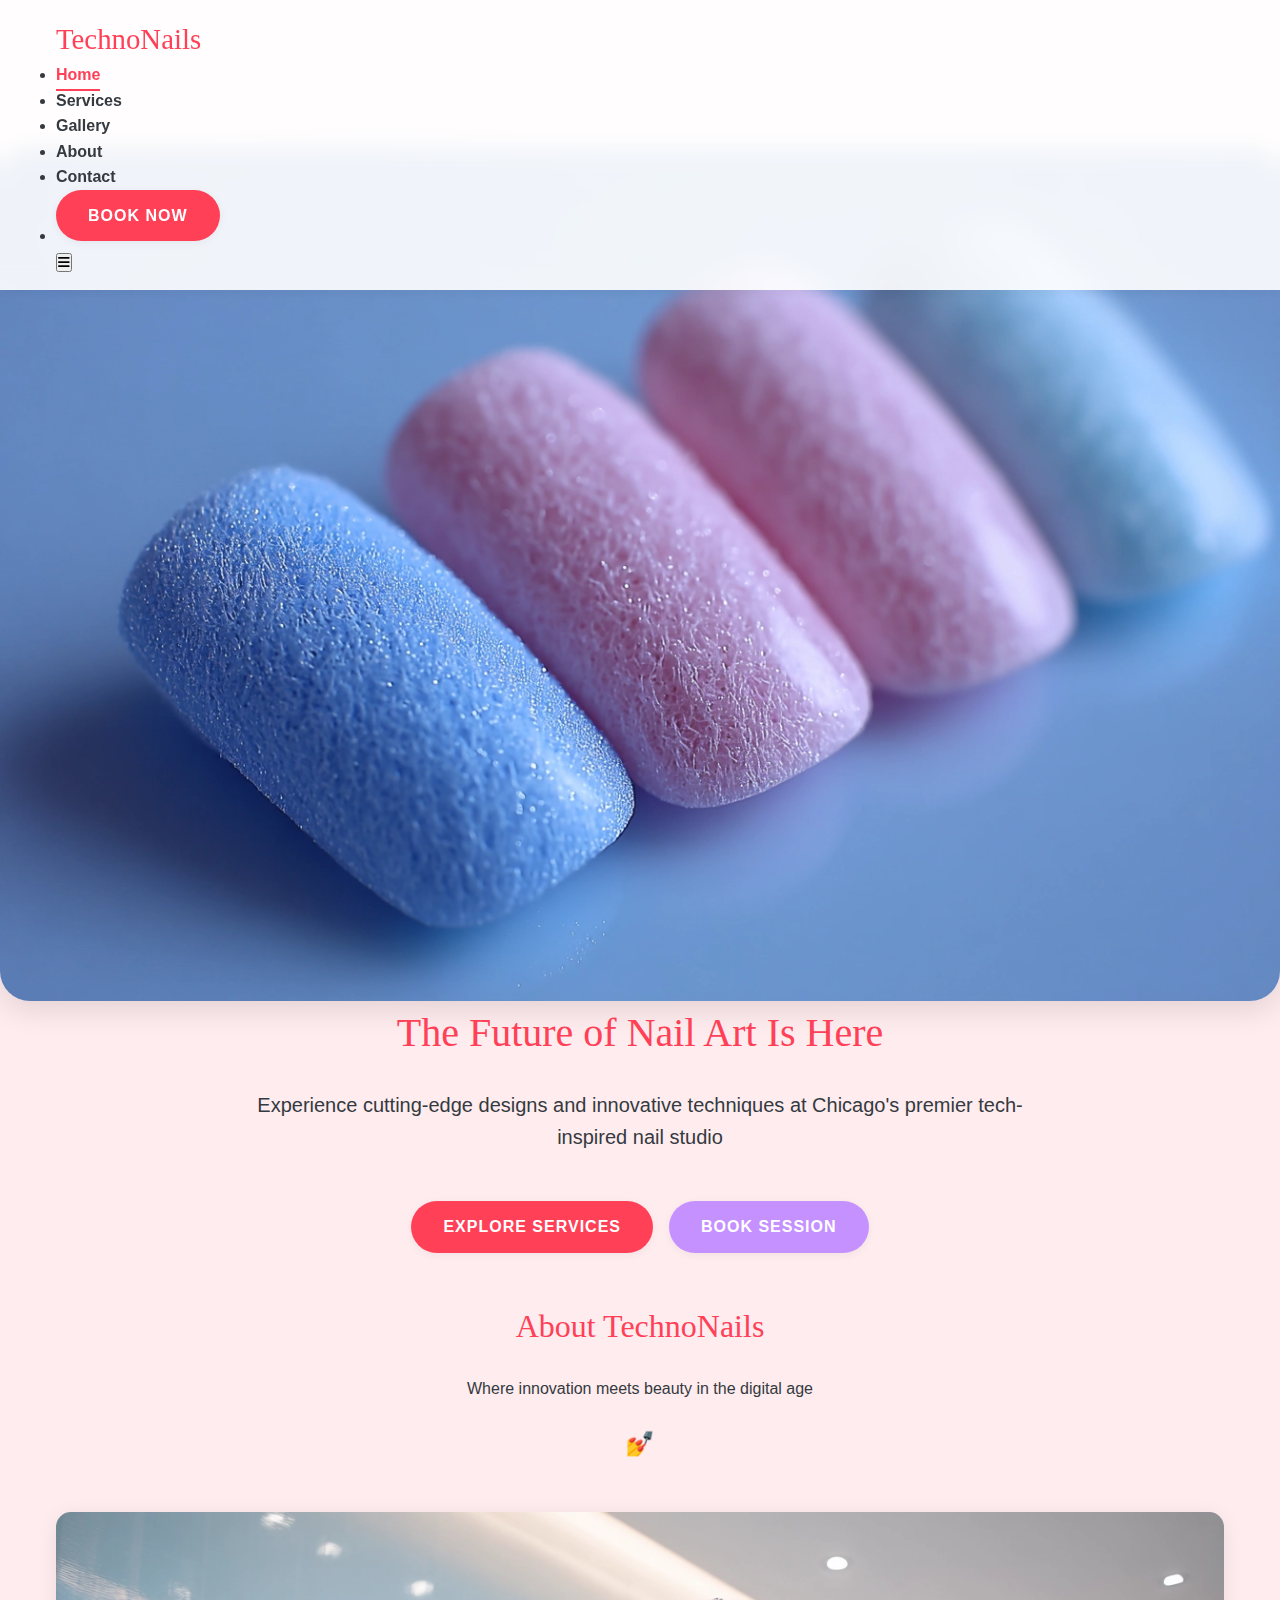
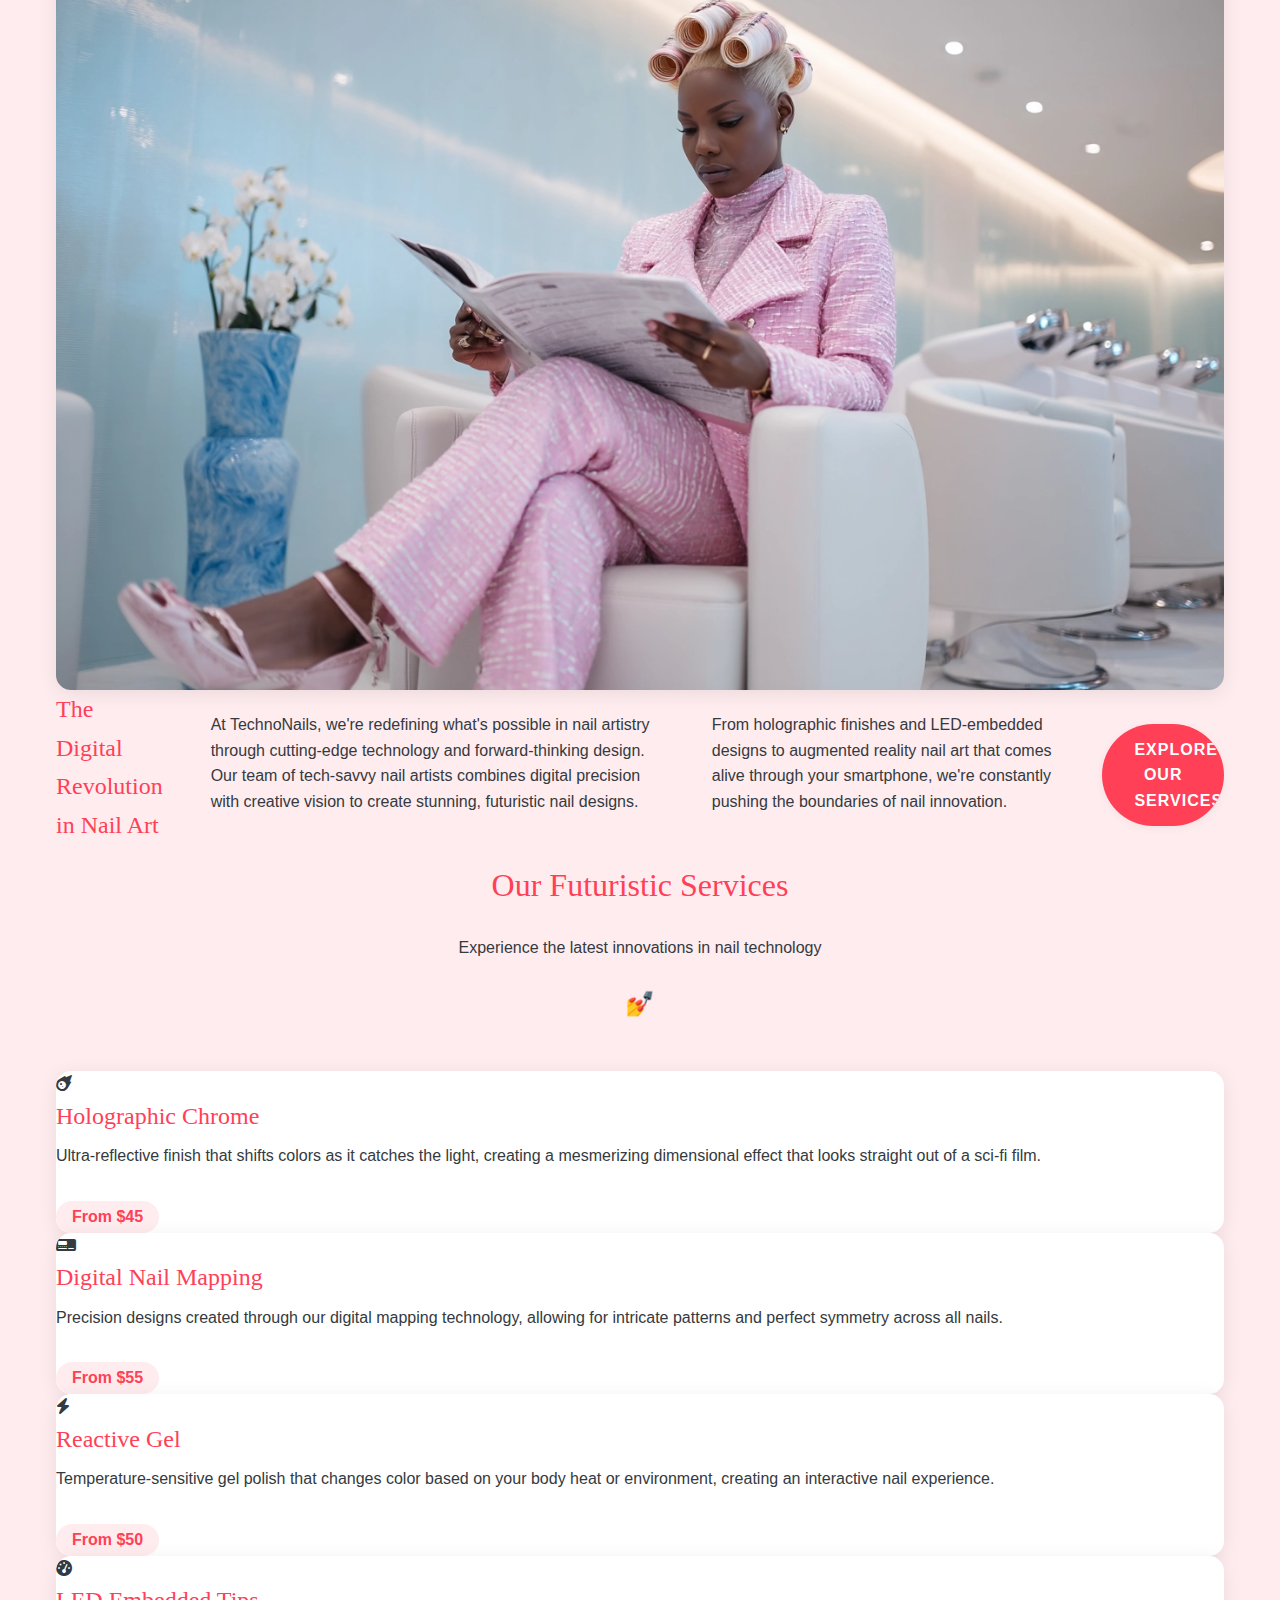
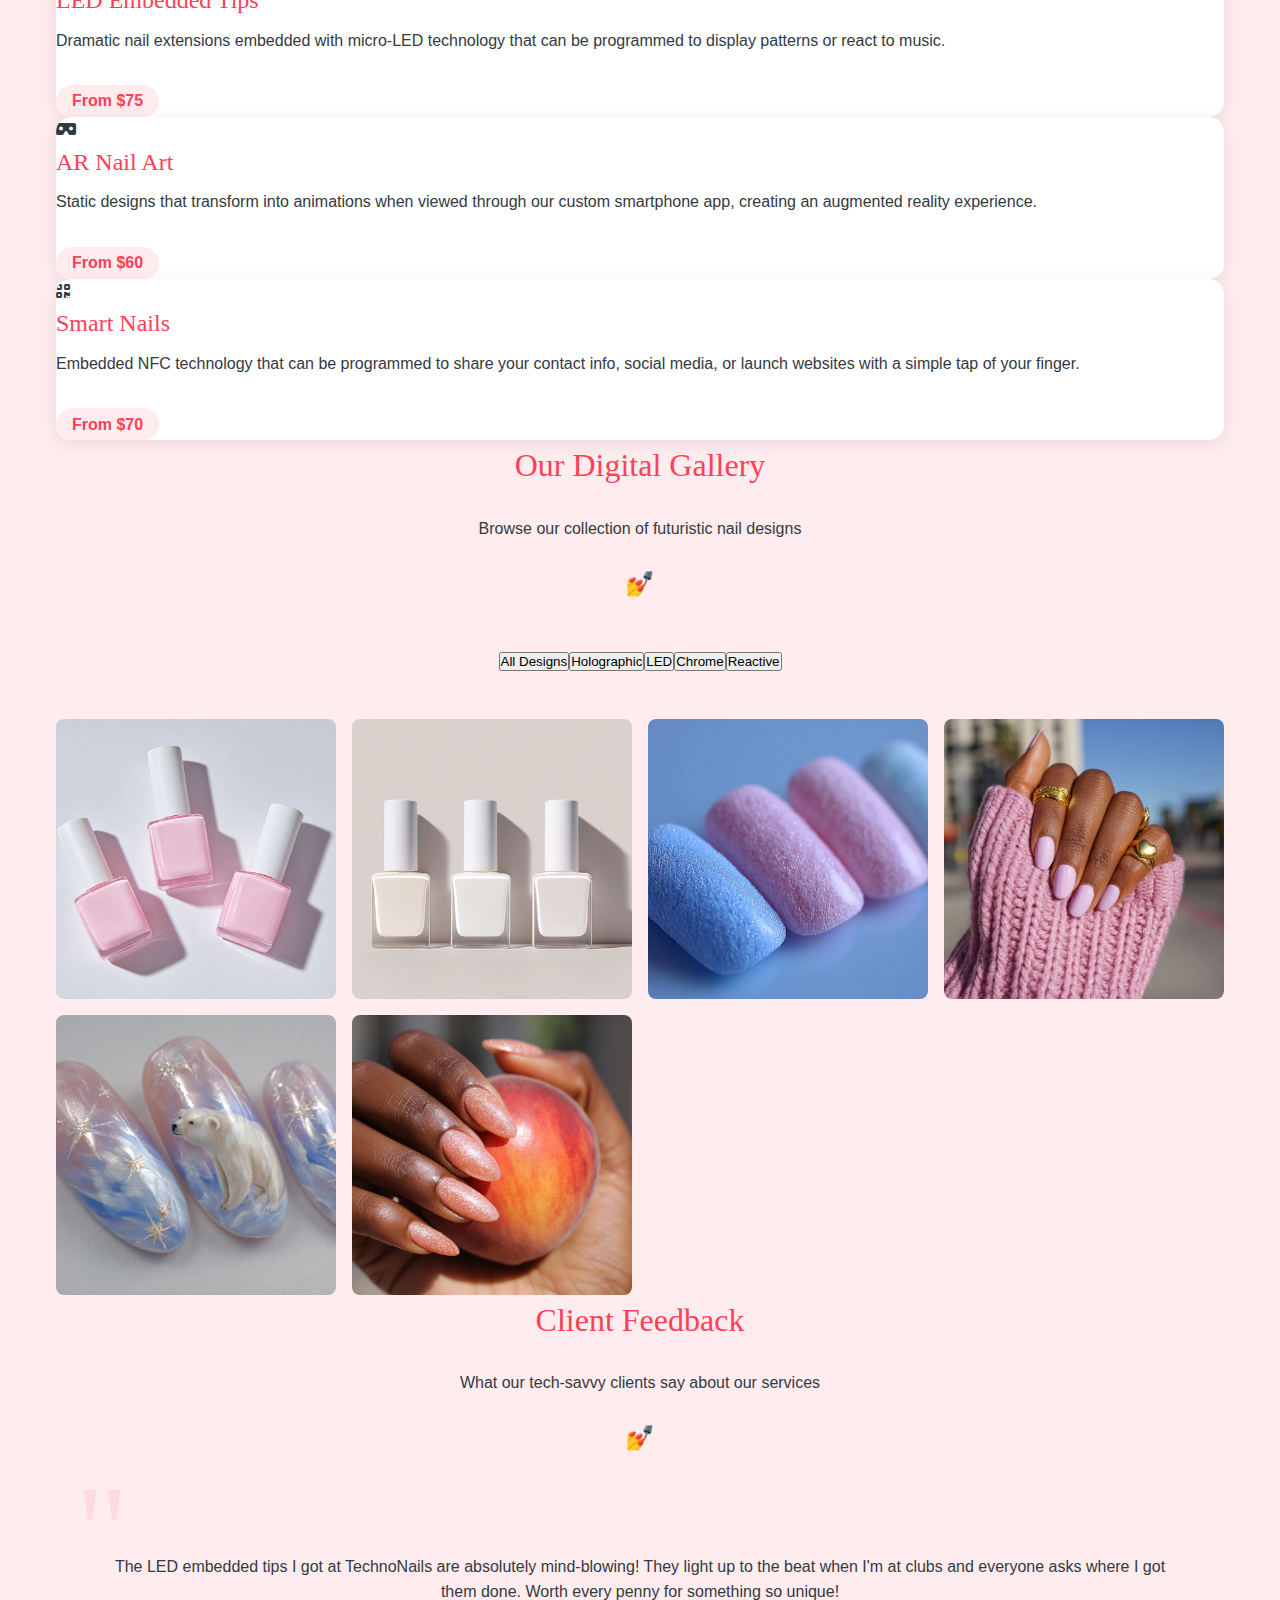
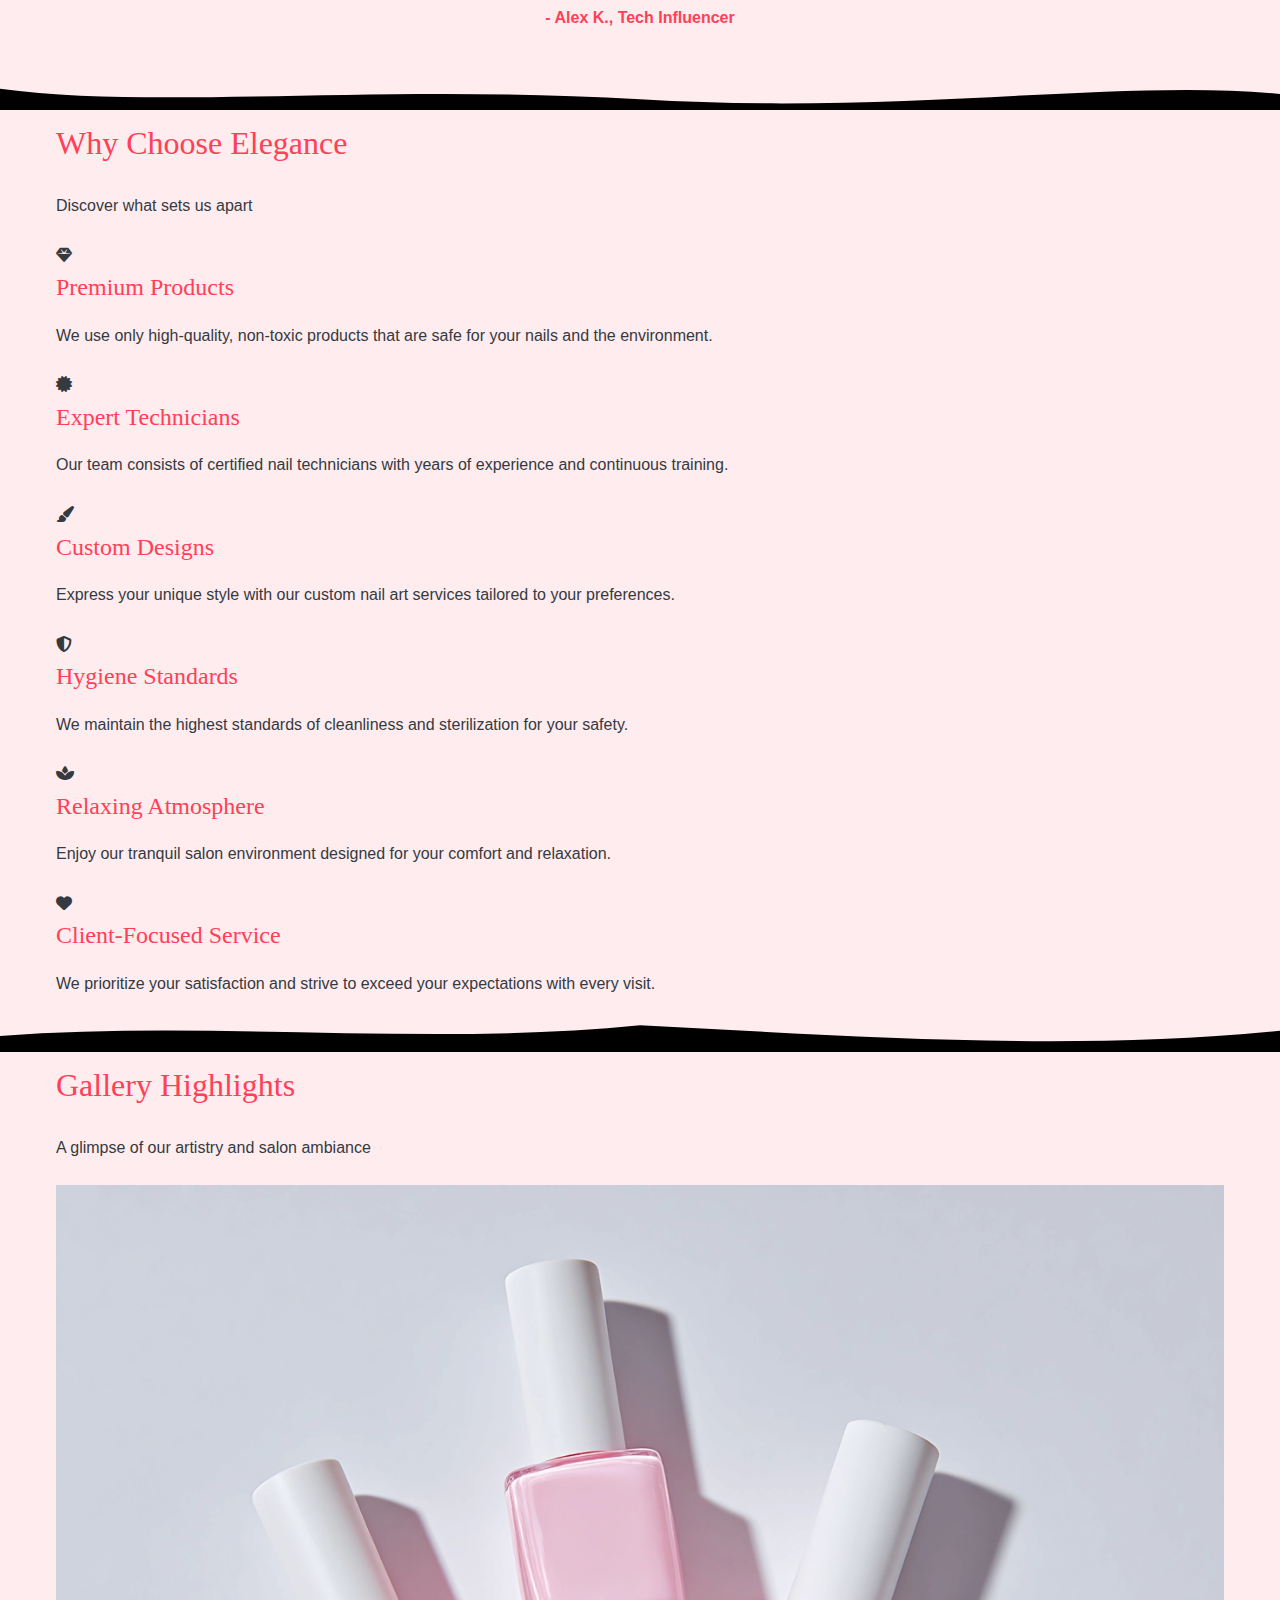
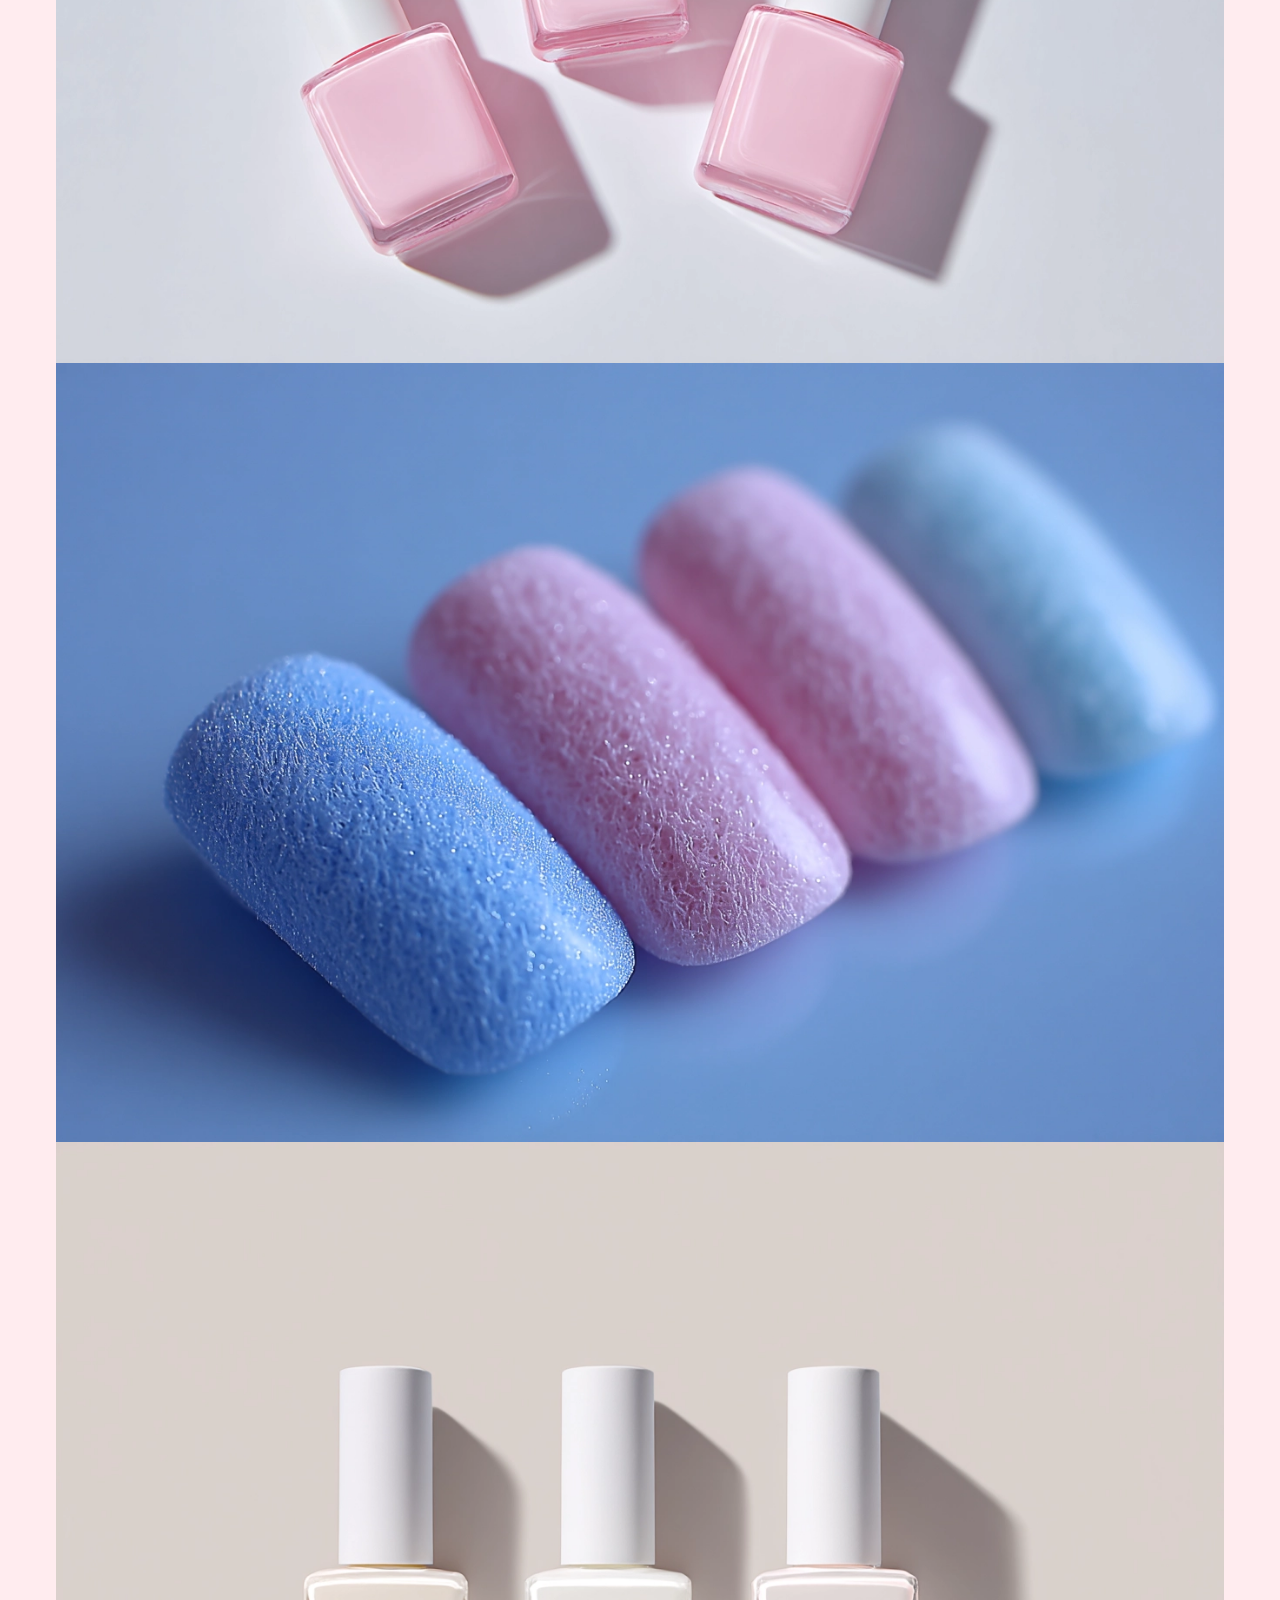
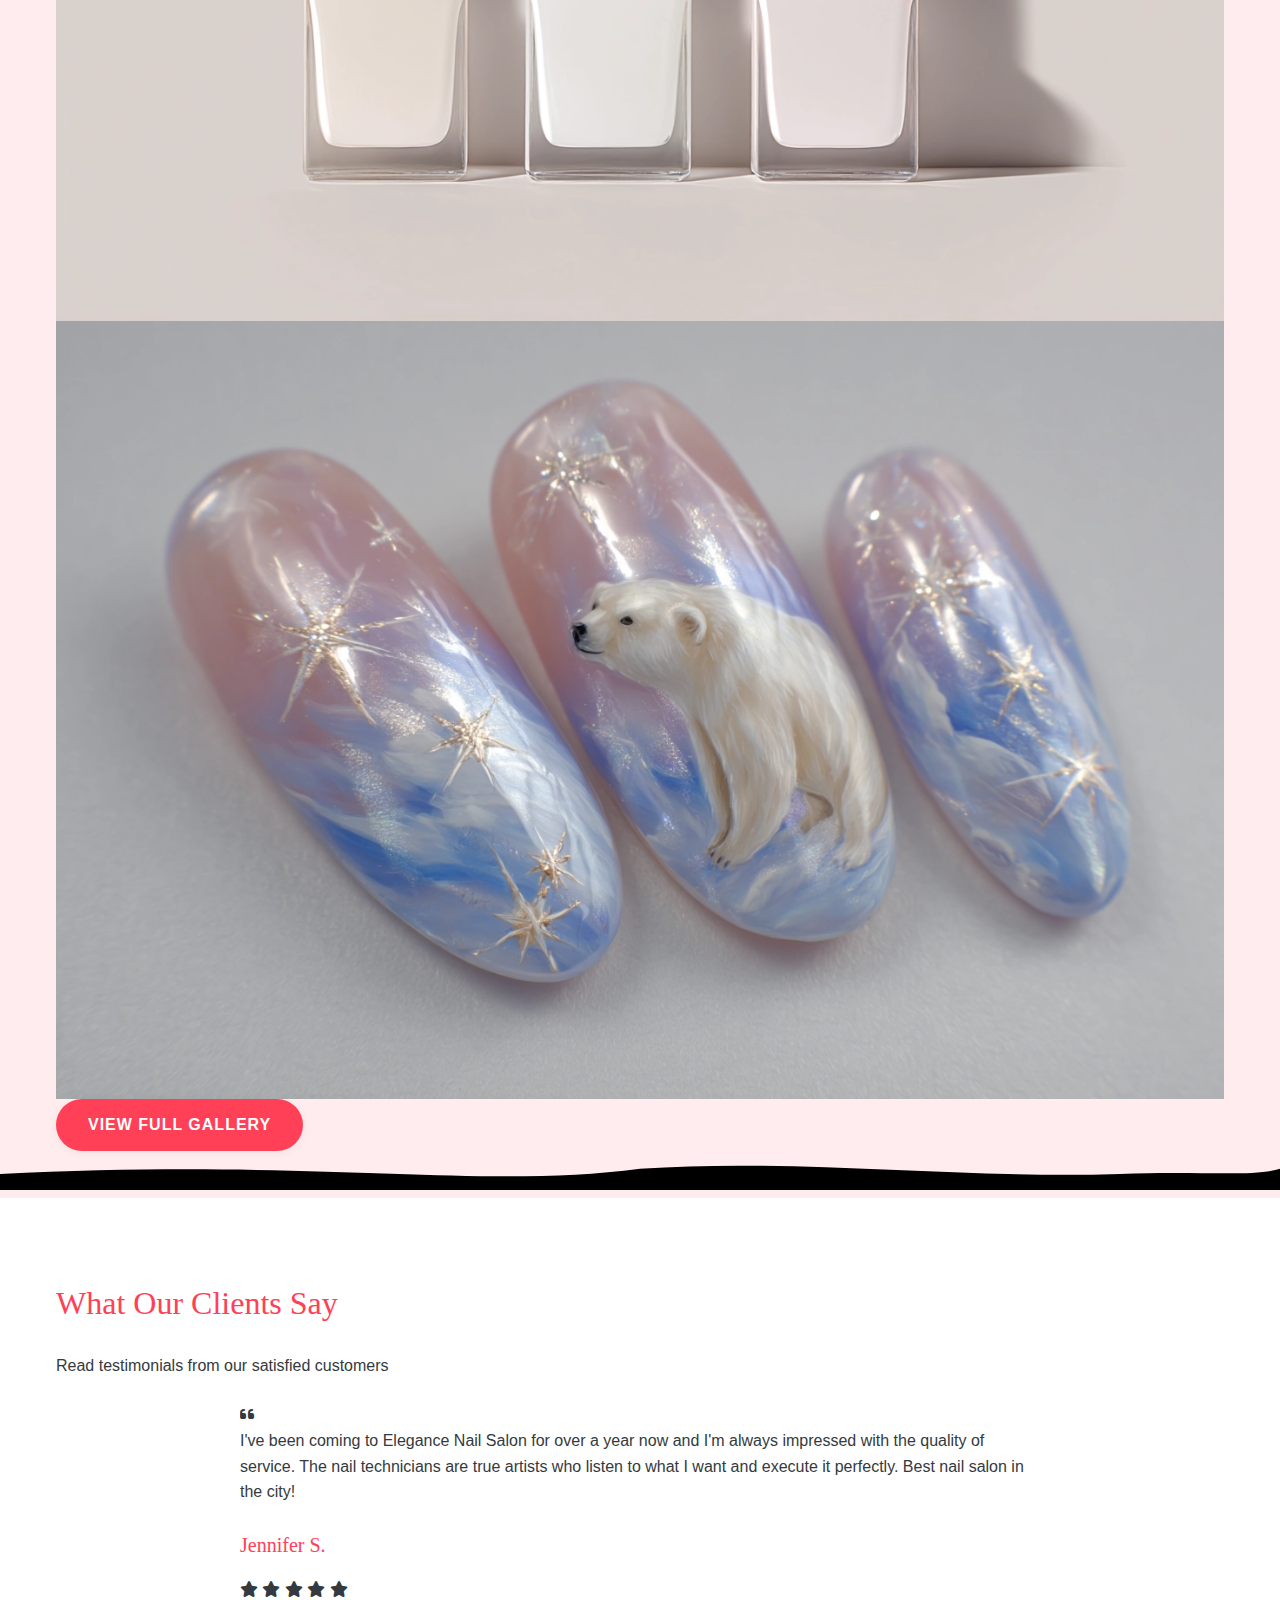
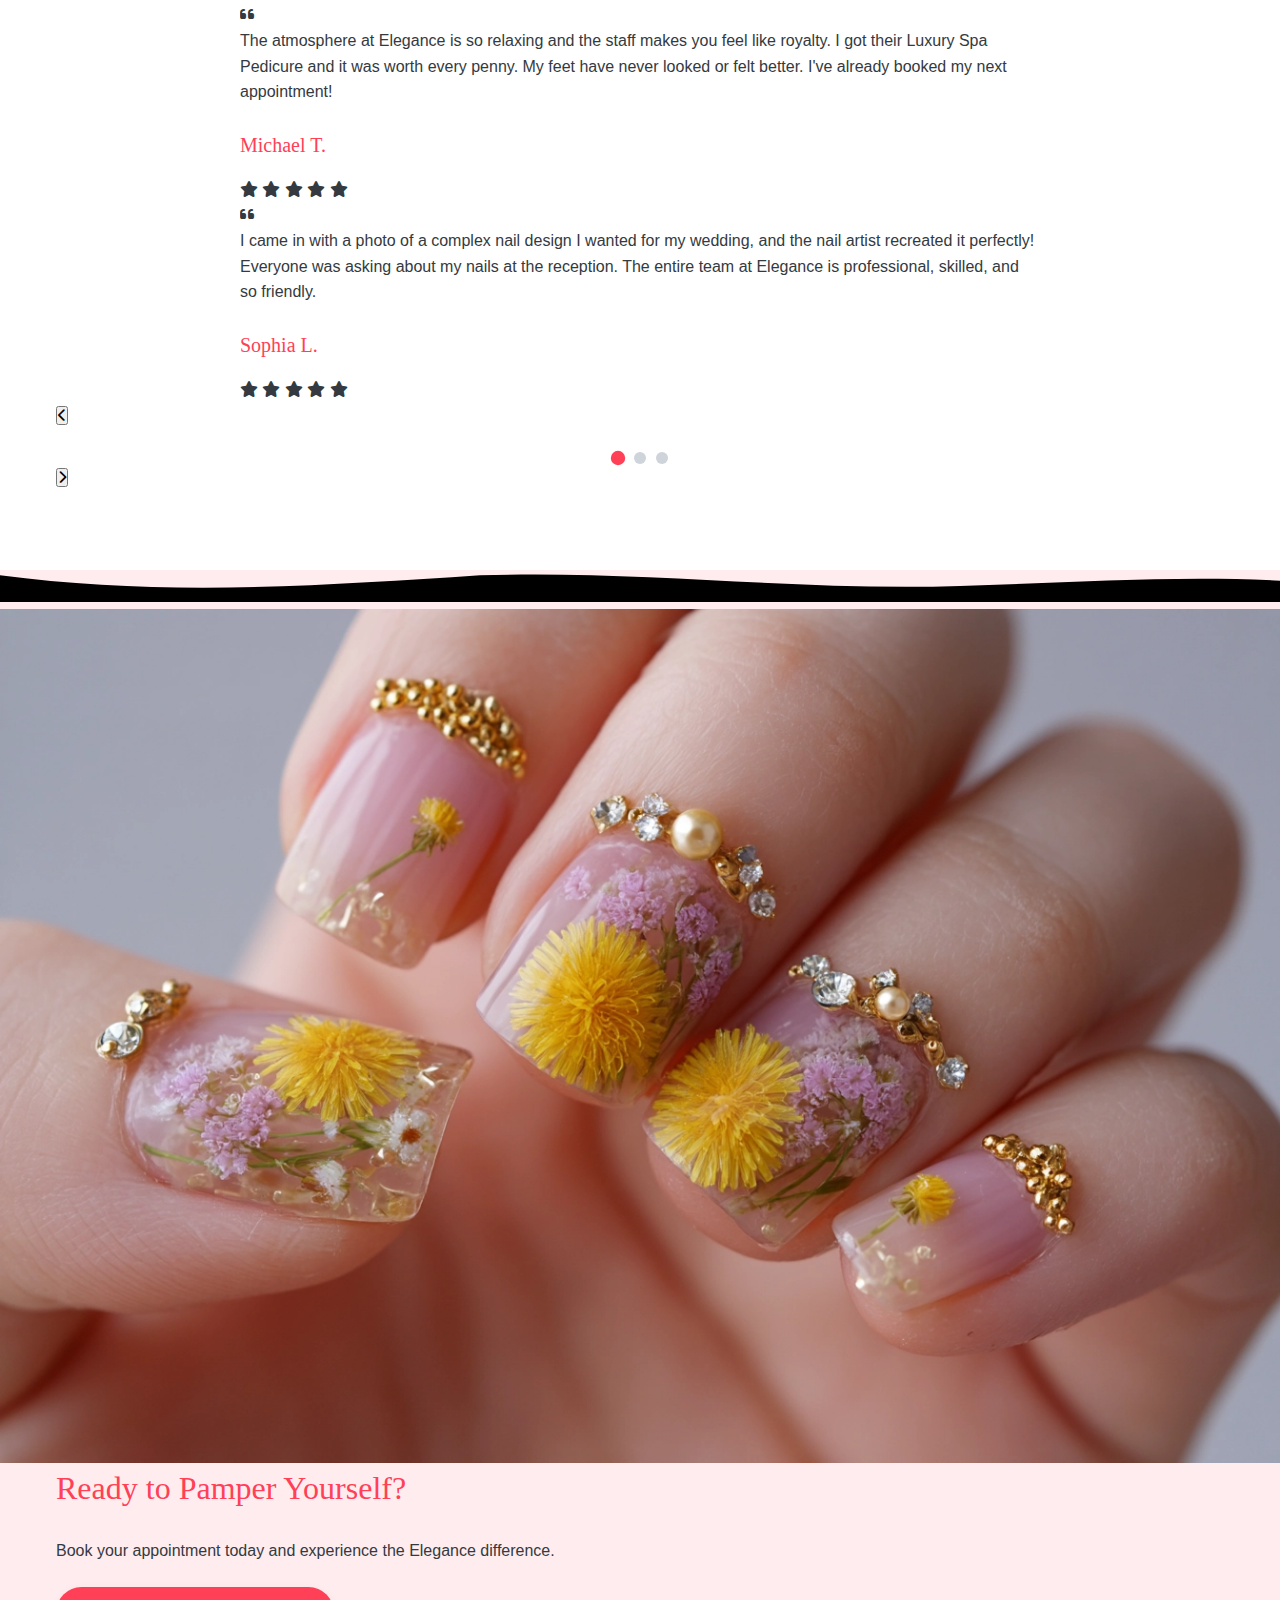
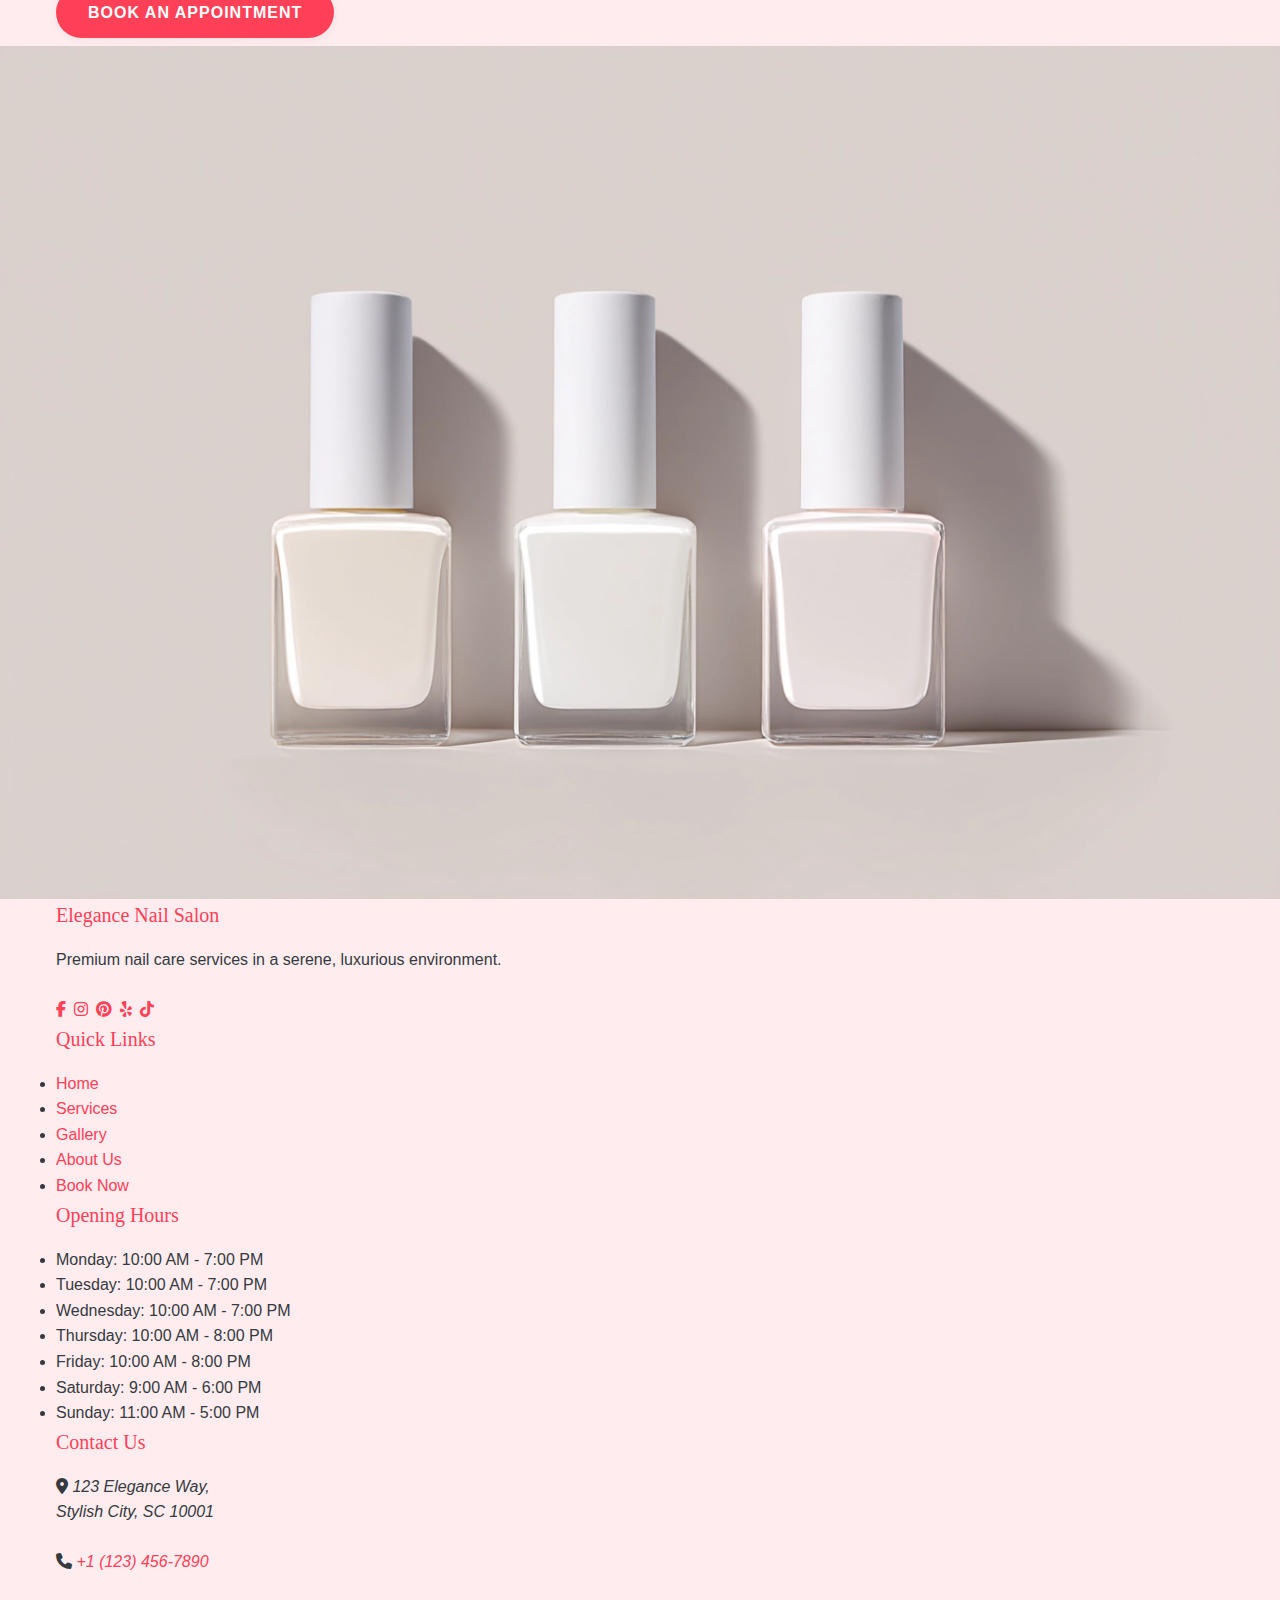
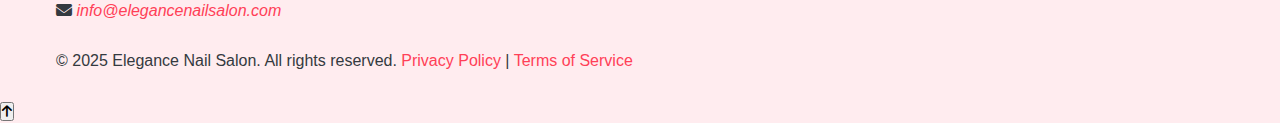
<file: index.html>
<!DOCTYPE html>
<html lang="en">
<head>
    <meta charset="UTF-8">
    <meta name="viewport" content="width=device-width, initial-scale=1.0">
    <title>TechnoNails | Futuristic Nail Art & Design</title>
    <meta name="description" content="Experience cutting-edge nail art and design at TechnoNails. Where technology meets beauty with our futuristic nail services and innovative techniques.">
    <meta name="keywords" content="nail salon, futuristic nails, techno nails, nail art, gel nails, digital nail design, holographic nails, chrome nails">
    <meta name="author" content="TechnoNails">
    <meta name="robots" content="index, follow">
    <meta property="og:title" content="TechnoNails | Futuristic Nail Art & Design">
    <meta property="og:description" content="Experience cutting-edge nail art and design at TechnoNails. Where technology meets beauty with our futuristic nail services and innovative techniques.">
    <meta property="og:type" content="website">
    <meta property="og:url" content="https://www.technonails.com/">
    <meta property="og:image" content="assets/images/techno-nails-hero.webp">
    <link rel="canonical" href="https://www.technonails.com/">
    
    <!-- Google Fonts -->
    <link rel="preconnect" href="https://fonts.googleapis.com">
    <link rel="preconnect" href="https://fonts.gstatic.com" crossorigin>
    <link href="https://fonts.googleapis.com/css2?family=Orbitron:wght@400;500;600;700;900&family=Roboto:wght@300;400;500;700&display=swap" rel="stylesheet">
    
    <!-- Font Awesome -->
    <link rel="stylesheet" href="https://cdnjs.cloudflare.com/ajax/libs/font-awesome/6.4.0/css/all.min.css">
    
    <!-- Custom CSS -->
    <link rel="stylesheet" href="css/style.css">
</head>
<body>
    
    <!-- Header Section -->
    <header>
        <div class="container header-container">
            <div class="logo">
                <a href="index.html">Techno<span>Nails</span></a>
            </div>
            <nav>
                <ul class="nav-menu">
                    <li><a href="#hero" class="nav-link active">Home</a></li>
                    <li><a href="#services" class="nav-link">Services</a></li>
                    <li><a href="#gallery" class="nav-link">Gallery</a></li>
                    <li><a href="#about" class="nav-link">About</a></li>
                    <li><a href="#contact" class="nav-link">Contact</a></li>
                    <li><a href="#" class="btn btn-primary">Book Now</a></li>
                </ul>
            </nav>
            <button class="mobile-menu-toggle">
                <i class="fas fa-bars"></i>
            </button>
        </div>
    </header>

    <!-- Hero Section -->
    <section id="hero" class="hero">
        <img src="assets/images/nail_art_of_marsh.webp" alt="Futuristic Nail Design" class="hero-image">
        <div class="container">
            <div class="hero-content">
                <h1>The Future of <span class="accent-text">Nail Art</span> Is Here</h1>
                <p>Experience cutting-edge designs and innovative techniques at Chicago's premier tech-inspired nail studio</p>
                <div class="hero-buttons">
                    <a href="#services" class="btn btn-primary btn-lg">Explore Services</a>
                    <a href="#contact" class="btn btn-secondary btn-lg">Book Session</a>
                </div>
            </div>
        </div>
    </section>
    
    <!-- About Section -->
    <section id="about" class="about-section">
        <div class="container">
            <div class="section-title">
                <h2>About TechnoNails</h2>
                <p>Where innovation meets beauty in the digital age</p>
            </div>
            
            <div class="about-grid">
                <div class="about-image animate-on-scroll">
                    <img src="assets/images/woman_in_a_luxurious.webp" alt="TechnoNails Studio Interior">
                </div>
                <div class="about-content animate-on-scroll">
                    <h3>The Digital Revolution in Nail Art</h3>
                    <p>At TechnoNails, we're redefining what's possible in nail artistry through cutting-edge technology and forward-thinking design. Our team of tech-savvy nail artists combines digital precision with creative vision to create stunning, futuristic nail designs.</p>
                    <p>From holographic finishes and LED-embedded designs to augmented reality nail art that comes alive through your smartphone, we're constantly pushing the boundaries of nail innovation.</p>
                    <a href="#services" class="btn btn-primary">Explore Our Services</a>
                </div>
            </div>
        </div>
    </section>
    
    <!-- Services Section -->
    <section id="services" class="services-section">
        <div class="container">
            <div class="section-title">
                <h2>Our Futuristic Services</h2>
                <p>Experience the latest innovations in nail technology</p>
            </div>
            
            <div class="services-grid">
                <div class="service-card animate-on-scroll">
                    <div class="service-icon">
                        <i class="fas fa-meteor"></i>
                    </div>
                    <h3 class="service-title">Holographic Chrome</h3>
                    <p>Ultra-reflective finish that shifts colors as it catches the light, creating a mesmerizing dimensional effect that looks straight out of a sci-fi film.</p>
                    <span class="service-price">From $45</span>
                </div>
                
                <div class="service-card animate-on-scroll">
                    <div class="service-icon">
                        <i class="fas fa-digital-tachograph"></i>
                    </div>
                    <h3 class="service-title">Digital Nail Mapping</h3>
                    <p>Precision designs created through our digital mapping technology, allowing for intricate patterns and perfect symmetry across all nails.</p>
                    <span class="service-price">From $55</span>
                </div>
                
                <div class="service-card animate-on-scroll">
                    <div class="service-icon">
                        <i class="fas fa-bolt"></i>
                    </div>
                    <h3 class="service-title">Reactive Gel</h3>
                    <p>Temperature-sensitive gel polish that changes color based on your body heat or environment, creating an interactive nail experience.</p>
                    <span class="service-price">From $50</span>
                </div>
                
                <div class="service-card animate-on-scroll">
                    <div class="service-icon">
                        <i class="fas fa-tachometer-alt"></i>
                    </div>
                    <h3 class="service-title">LED Embedded Tips</h3>
                    <p>Dramatic nail extensions embedded with micro-LED technology that can be programmed to display patterns or react to music.</p>
                    <span class="service-price">From $75</span>
                </div>
                
                <div class="service-card animate-on-scroll">
                    <div class="service-icon">
                        <i class="fas fa-vr-cardboard"></i>
                    </div>
                    <h3 class="service-title">AR Nail Art</h3>
                    <p>Static designs that transform into animations when viewed through our custom smartphone app, creating an augmented reality experience.</p>
                    <span class="service-price">From $60</span>
                </div>
                
                <div class="service-card animate-on-scroll">
                    <div class="service-icon">
                        <i class="fas fa-qrcode"></i>
                    </div>
                    <h3 class="service-title">Smart Nails</h3>
                    <p>Embedded NFC technology that can be programmed to share your contact info, social media, or launch websites with a simple tap of your finger.</p>
                    <span class="service-price">From $70</span>
                </div>
            </div>
        </div>
    </section>
    
    <!-- Gallery Section -->
    <section id="gallery" class="gallery-section">
        <div class="container">
            <div class="section-title">
                <h2>Our Digital Gallery</h2>
                <p>Browse our collection of futuristic nail designs</p>
            </div>
            
            <div class="gallery-filter">
                <button class="filter-btn active" data-filter="all">All Designs</button>
                <button class="filter-btn" data-filter="holographic">Holographic</button>
                <button class="filter-btn" data-filter="led">LED</button>
                <button class="filter-btn" data-filter="chrome">Chrome</button>
                <button class="filter-btn" data-filter="reactive">Reactive</button>
            </div>
            
            <div class="gallery-grid">
                <div class="gallery-item holographic animate-on-scroll">
                    <img src="assets/images/three_pink_nail_polish.webp" alt="Holographic Pink Nails">
                    <div class="gallery-overlay">
                        <div class="gallery-caption">
                            <h4>Prismatic Shift</h4>
                            <p>Holographic chrome finish</p>
                        </div>
                    </div>
                </div>
                
                <div class="gallery-item chrome animate-on-scroll">
                    <img src="assets/images/three_white_nail_polish.webp" alt="Chrome Finish Nails">
                    <div class="gallery-overlay">
                        <div class="gallery-caption">
                            <h4>Mirror Effect</h4>
                            <p>Ultra-reflective chrome powder</p>
                        </div>
                    </div>
                </div>
                
                <div class="gallery-item led animate-on-scroll">
                    <img src="assets/images/nail_art_of_marsh.webp" alt="LED Embedded Nail Design">
                    <div class="gallery-overlay">
                        <div class="gallery-caption">
                            <h4>Circuit Glow</h4>
                            <p>Micro-LED embedded tips</p>
                        </div>
                    </div>
                </div>
                
                <div class="gallery-item reactive animate-on-scroll">
                    <img src="assets/images/nails_of_an_influencer.webp" alt="Reactive Gel Nails">
                    <div class="gallery-overlay">
                        <div class="gallery-caption">
                            <h4>Heat Sensitive</h4>
                            <p>Temperature reactive gel</p>
                        </div>
                    </div>
                </div>
                
                <div class="gallery-item holographic animate-on-scroll">
                    <img src="assets/images/stars_beautifulnail.webp" alt="Star Pattern Holographic">
                    <div class="gallery-overlay">
                        <div class="gallery-caption">
                            <h4>Cosmic Dust</h4>
                            <p>Holographic with star patterns</p>
                        </div>
                    </div>
                </div>
                
                <div class="gallery-item chrome animate-on-scroll">
                    <img src="assets/images/Peach_perfection_glossy_nails.webp" alt="Peach Chrome Nails">
                    <div class="gallery-overlay">
                        <div class="gallery-caption">
                            <h4>Digital Peach</h4>
                            <p>Metallic chrome with matte accents</p>
                        </div>
                    </div>
                </div>
            </div>
        </div>
    </section>
    
    <!-- Testimonials Section -->
    <section id="testimonials" class="testimonials-section">
        <div class="container">
            <div class="section-title">
                <h2>Client Feedback</h2>
                <p>What our tech-savvy clients say about our services</p>
            </div>
            
            <div class="testimonials-slider">
                <div class="testimonial animate-on-scroll">
                    <div class="testimonial-quote">
                        The LED embedded tips I got at TechnoNails are absolutely mind-blowing! They light up to the beat when I'm at clubs and everyone asks where I got them done. Worth every penny for something so unique!
                    </div>
                    <div class="testimonial-author">- Alex K., Tech Influencer</div>
                </div>
                
                <div class="testimonial" style="display: none;">
                    <div class="testimonial-quote">
                        I'm obsessed with my new smart nails. Being able to share my contact info with just a tap is such a conversation starter at networking events. TechnoNails is years ahead of any other salon I've been to.
                    </div>
                    <div class="testimonial-author">- Morgan T., UX Designer</div>
                </div>
                
                <div class="testimonial" style="display: none;">
                    <div class="testimonial-quote">
                        The holographic chrome manicure I got changes color depending on the lighting, and it looks like something from a sci-fi movie. I've never received so many compliments on my nails before!
                    </div>
                    <div class="testimonial-author">- Jamie L., Software Developer</div>
                </div>
                
                <div class="slider-dots">
                    <div class="slider-dot active"></div>
                    <div class="slider-dot"></div>
                    <div class="slider-dot"></div>
                </div>
            </div>
        </div>
    </section>
    
    <!-- Wave Divider -->
    <div class="wave-divider wave-medium wave-light">
        <svg xmlns="http://www.w3.org/2000/svg" viewBox="0 0 1200 30" preserveAspectRatio="none">
            <path d="M0,10 C150,30 350,5 600,20 C850,35 1050,0 1200,15 L1200,30 L0,30 Z"></path>
        </svg>
    </div>

    <!-- Why Choose Us Section -->
    <section class="why-choose-us section-padding">
        <div class="container">
            <div class="section-header">
                <h2>Why Choose Elegance</h2>
                <p>Discover what sets us apart</p>
            </div>

            <div class="features-grid">
                <div class="feature-item">
                    <div class="feature-icon">
                        <i class="fas fa-gem"></i>
                    </div>
                    <h3>Premium Products</h3>
                    <p>We use only high-quality, non-toxic products that are safe for your nails and the environment.</p>
                </div>

                <div class="feature-item">
                    <div class="feature-icon">
                        <i class="fas fa-certificate"></i>
                    </div>
                    <h3>Expert Technicians</h3>
                    <p>Our team consists of certified nail technicians with years of experience and continuous training.</p>
                </div>

                <div class="feature-item">
                    <div class="feature-icon">
                        <i class="fas fa-paint-brush"></i>
                    </div>
                    <h3>Custom Designs</h3>
                    <p>Express your unique style with our custom nail art services tailored to your preferences.</p>
                </div>

                <div class="feature-item">
                    <div class="feature-icon">
                        <i class="fas fa-shield-alt"></i>
                    </div>
                    <h3>Hygiene Standards</h3>
                    <p>We maintain the highest standards of cleanliness and sterilization for your safety.</p>
                </div>

                <div class="feature-item">
                    <div class="feature-icon">
                        <i class="fas fa-spa"></i>
                    </div>
                    <h3>Relaxing Atmosphere</h3>
                    <p>Enjoy our tranquil salon environment designed for your comfort and relaxation.</p>
                </div>

                <div class="feature-item">
                    <div class="feature-icon">
                        <i class="fas fa-heart"></i>
                    </div>
                    <h3>Client-Focused Service</h3>
                    <p>We prioritize your satisfaction and strive to exceed your expectations with every visit.</p>
                </div>
            </div>
        </div>
    </section>
    
    <!-- Wave Divider -->
    <div class="wave-divider wave-medium wave-accent">
        <svg xmlns="http://www.w3.org/2000/svg" viewBox="0 0 1200 30" preserveAspectRatio="none">
            <path d="M0,15 C200,0 400,25 600,5 C800,15 1000,30 1200,10 L1200,30 L0,30 Z"></path>
        </svg>
    </div>

    <!-- Gallery Highlight Section -->
    <section class="gallery-highlight section-padding">
        <div class="container">
            <div class="section-header">
                <h2>Gallery Highlights</h2>
                <p>A glimpse of our artistry and salon ambiance</p>
            </div>

            <div class="gallery-highlight-grid">
                <div class="gallery-highlight-item">
                    <img src="assets/images/three_pink_nail_polish.webp" alt="Floral nail art design">
                </div>
                <div class="gallery-highlight-item">
                    <img src="assets/images/nail_art_of_marsh.webp"  alt="French manicure with twist">
                </div>
                <div class="gallery-highlight-item">
                    <img src="assets/images/three_white_nail_polish.webp"  alt="Jewel-toned nail design">
                </div>
                <div class="gallery-highlight-item">
                    <img src="assets/images/stars_beautifulnail.webp"  alt="Pastel abstract nail art">
                </div>
            </div>

            <div class="gallery-link-container">
                <a href="gallery.html" class="btn btn-primary">View Full Gallery</a>
            </div>
        </div>
    </section>
    
    <!-- Wave Divider -->
    <div class="wave-divider wave-medium wave-light">
        <svg xmlns="http://www.w3.org/2000/svg" viewBox="0 0 1200 30" preserveAspectRatio="none">
            <path d="M0,15 C300,0 450,30 600,10 C750,0 900,20 1050,15 C1125,12 1175,18 1200,10 L1200,30 L0,30 Z"></path>
        </svg>
    </div>

    <!-- Testimonials Section -->
    <section class="testimonials section-padding">
        <div class="container">
            <div class="section-header">
                <h2>What Our Clients Say</h2>
                <p>Read testimonials from our satisfied customers</p>
            </div>
            
            <div class="testimonial-slider">
                <div class="testimonial-slide active">
                    <div class="testimonial-content">
                        <div class="quote-icon">
                            <i class="fas fa-quote-left"></i>
                        </div>
                        <p>I've been coming to Elegance Nail Salon for over a year now and I'm always impressed with the quality of service. The nail technicians are true artists who listen to what I want and execute it perfectly. Best nail salon in the city!</p>
                        <div class="client-info">
                            <h4>Jennifer S.</h4>
                            <div class="rating">
                                <i class="fas fa-star"></i>
                                <i class="fas fa-star"></i>
                                <i class="fas fa-star"></i>
                                <i class="fas fa-star"></i>
                                <i class="fas fa-star"></i>
                            </div>
                        </div>
                    </div>
                </div>
                
                <div class="testimonial-slide">
                    <div class="testimonial-content">
                        <div class="quote-icon">
                            <i class="fas fa-quote-left"></i>
                        </div>
                        <p>The atmosphere at Elegance is so relaxing and the staff makes you feel like royalty. I got their Luxury Spa Pedicure and it was worth every penny. My feet have never looked or felt better. I've already booked my next appointment!</p>
                        <div class="client-info">
                            <h4>Michael T.</h4>
                            <div class="rating">
                                <i class="fas fa-star"></i>
                                <i class="fas fa-star"></i>
                                <i class="fas fa-star"></i>
                                <i class="fas fa-star"></i>
                                <i class="fas fa-star"></i>
                            </div>
                        </div>
                    </div>
                </div>
                
                <div class="testimonial-slide">
                    <div class="testimonial-content">
                        <div class="quote-icon">
                            <i class="fas fa-quote-left"></i>
                        </div>
                        <p>I came in with a photo of a complex nail design I wanted for my wedding, and the nail artist recreated it perfectly! Everyone was asking about my nails at the reception. The entire team at Elegance is professional, skilled, and so friendly.</p>
                        <div class="client-info">
                            <h4>Sophia L.</h4>
                            <div class="rating">
                                <i class="fas fa-star"></i>
                                <i class="fas fa-star"></i>
                                <i class="fas fa-star"></i>
                                <i class="fas fa-star"></i>
                                <i class="fas fa-star"></i>
                            </div>
                        </div>
                    </div>
                </div>
            </div>
            
            <div class="testimonial-controls">
                <button class="prev-testimonial">
                    <i class="fas fa-chevron-left"></i>
                </button>
                <div class="testimonial-dots">
                    <span class="dot active"></span>
                    <span class="dot"></span>
                    <span class="dot"></span>
                </div>
                <button class="next-testimonial">
                    <i class="fas fa-chevron-right"></i>
                </button>
            </div>
        </div>
    </section>
    
    <!-- Wave Divider -->
    <div class="wave-divider wave-medium wave-accent">
        <svg xmlns="http://www.w3.org/2000/svg" viewBox="0 0 1200 30" preserveAspectRatio="none">
            <path d="M0,5 C150,25 300,15 450,5 C600,0 750,20 900,15 C1000,12 1100,5 1200,10 L1200,30 L0,30 Z"></path>
        </svg>
    </div>

    <!-- CTA Section -->
    <section class="cta-section">
        <img src="assets/images/garden_picnicsunnysunday_morning.webp" alt="Nail salon ambiance" class="cta-background-image">
        <div class="cta-overlay"></div>
        <div class="container">
            <div class="cta-content">
                <h2>Ready to Pamper Yourself?</h2>
                <p>Book your appointment today and experience the Elegance difference.</p>
                <a href="booking.html" class="btn btn-primary">Book an Appointment</a>
            </div>
        </div>
    </section>

    <!-- Footer -->
    <footer>
        <img src="assets/images/three_white_nail_polish.webp" alt="Nail salon pattern" class="footer-background-image">
        <div class="container">
            <div class="footer-content">
                <div class="footer-columns">
                    <div class="footer-column">
                        <h4>Elegance Nail Salon</h4>
                        <p>Premium nail care services in a serene, luxurious environment.</p>
                        <div class="social-icons">
                            <a href="#" aria-label="Facebook"><i class="fab fa-facebook-f"></i></a>
                            <a href="#" aria-label="Instagram"><i class="fab fa-instagram"></i></a>
                            <a href="#" aria-label="Pinterest"><i class="fab fa-pinterest"></i></a>
                            <a href="#" aria-label="Yelp"><i class="fab fa-yelp"></i></a>
                            <a href="#" aria-label="TikTok"><i class="fab fa-tiktok"></i></a>
                        </div>
                    </div>
                    <div class="footer-column">
                        <h4>Quick Links</h4>
                        <ul class="footer-menu">
                            <li><a href="index.html">Home</a></li>
                            <li><a href="services.html">Services</a></li>
                            <li><a href="gallery.html">Gallery</a></li>
                            <li><a href="about.html">About Us</a></li>
                            <li><a href="booking.html">Book Now</a></li>
                        </ul>
                    </div>
                    <div class="footer-column">
                        <h4>Opening Hours</h4>
                        <ul class="hours-list">
                            <li><span class="day">Monday:</span> <span>10:00 AM - 7:00 PM</span></li>
                            <li><span class="day">Tuesday:</span> <span>10:00 AM - 7:00 PM</span></li>
                            <li><span class="day">Wednesday:</span> <span>10:00 AM - 7:00 PM</span></li>
                            <li><span class="day">Thursday:</span> <span>10:00 AM - 8:00 PM</span></li>
                            <li><span class="day">Friday:</span> <span>10:00 AM - 8:00 PM</span></li>
                            <li><span class="day">Saturday:</span> <span>9:00 AM - 6:00 PM</span></li>
                            <li><span class="day">Sunday:</span> <span>11:00 AM - 5:00 PM</span></li>
                        </ul>
                    </div>
                    <div class="footer-column">
                        <h4>Contact Us</h4>
                        <address>
                            <p><i class="fas fa-map-marker-alt"></i> <span>123 Elegance Way,<br>Stylish City, SC 10001</span></p>
                            <p><i class="fas fa-phone"></i> <a href="tel:+11234567890">+1 (123) 456-7890</a></p>
                            <p><i class="fas fa-envelope"></i> <a href="mailto:info@elegancenailsalon.com">info@elegancenailsalon.com</a></p>
                        </address>
                    </div>
                </div>
            </div>
            <div class="copyright">
                <p>&copy; 2025 Elegance Nail Salon. All rights reserved. <a href="#">Privacy Policy</a> | <a href="#">Terms of Service</a></p>

            </div>
        </div>
    </footer>



    <!-- Scripts -->
    <script src="js/main.js"></script>
    <script src="js/improved-button-effects.js"></script>
    <script src="js/nav-interactions.js"></script>
    <!-- Back to Top Button -->
    <button id="back-to-top-btn" aria-label="Back to Top">
        <i class="fas fa-arrow-up"></i>
    </button>

</body>
</html>
</file>
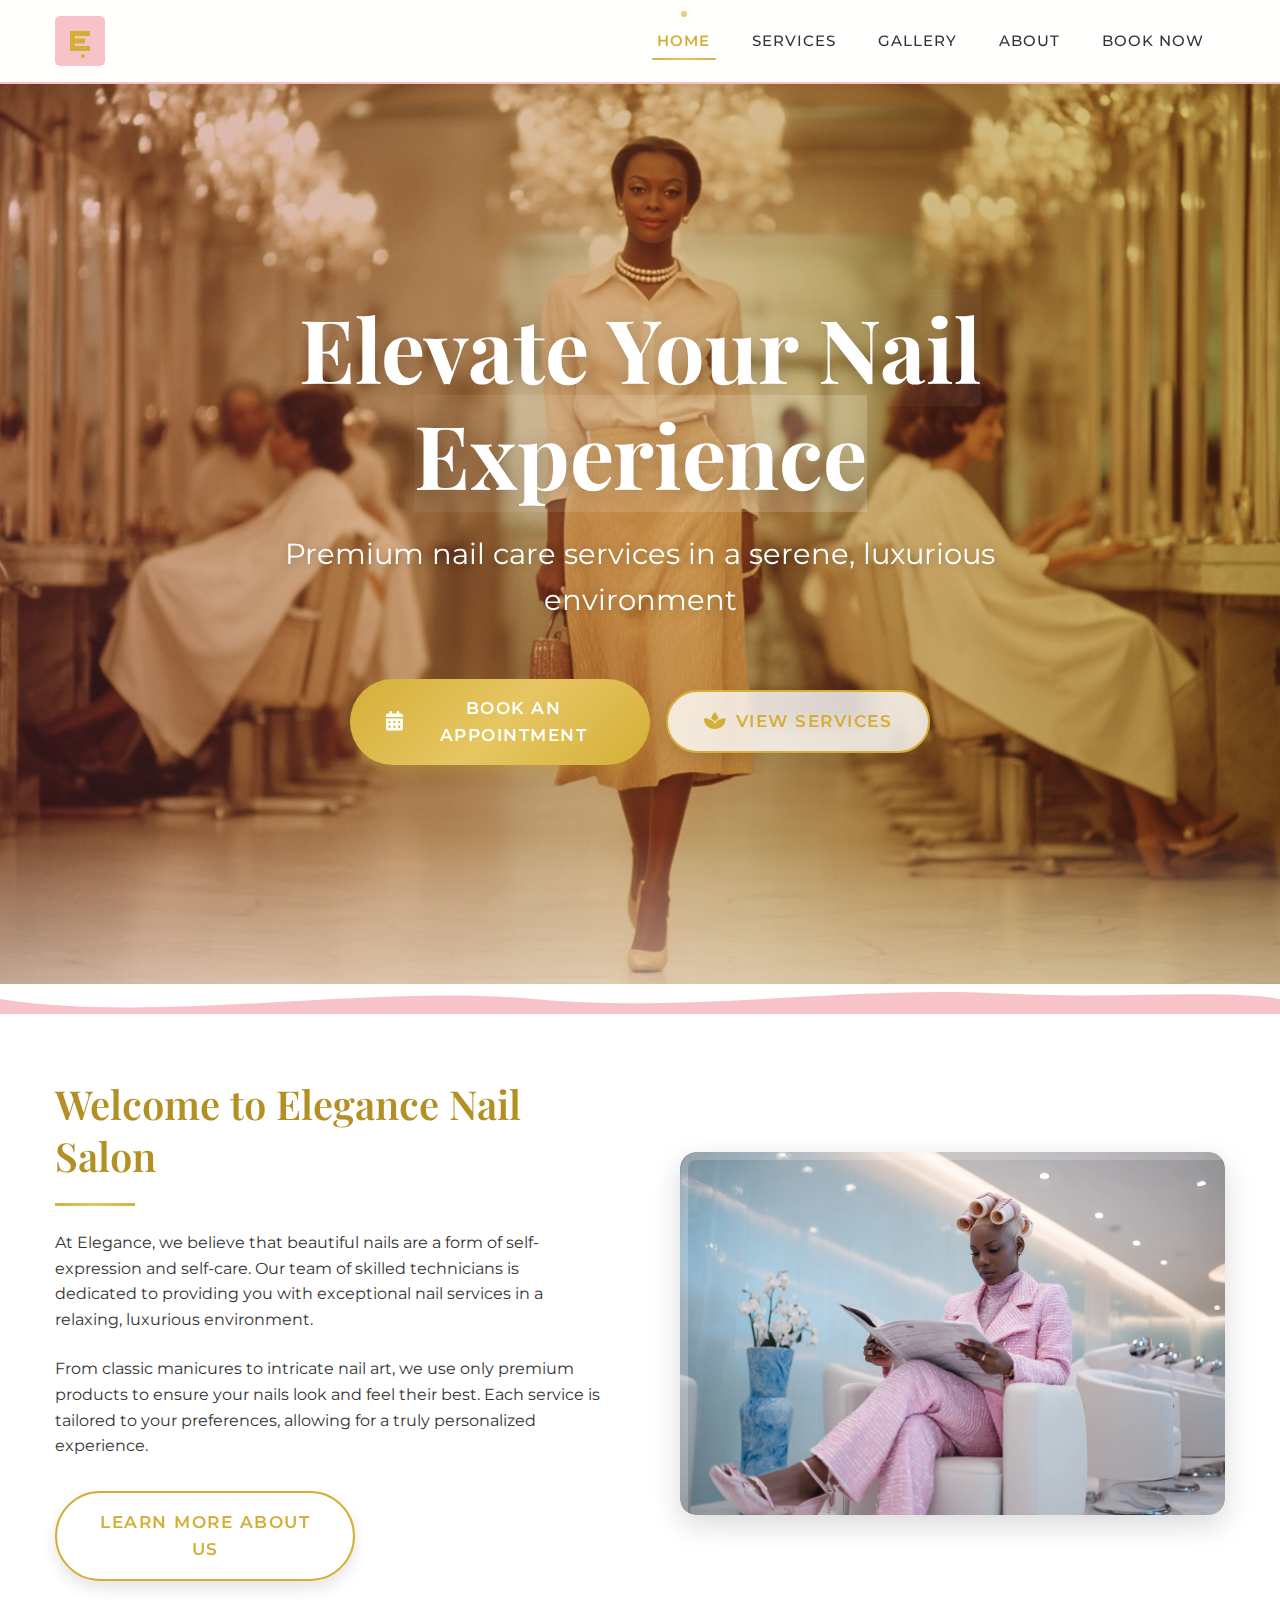
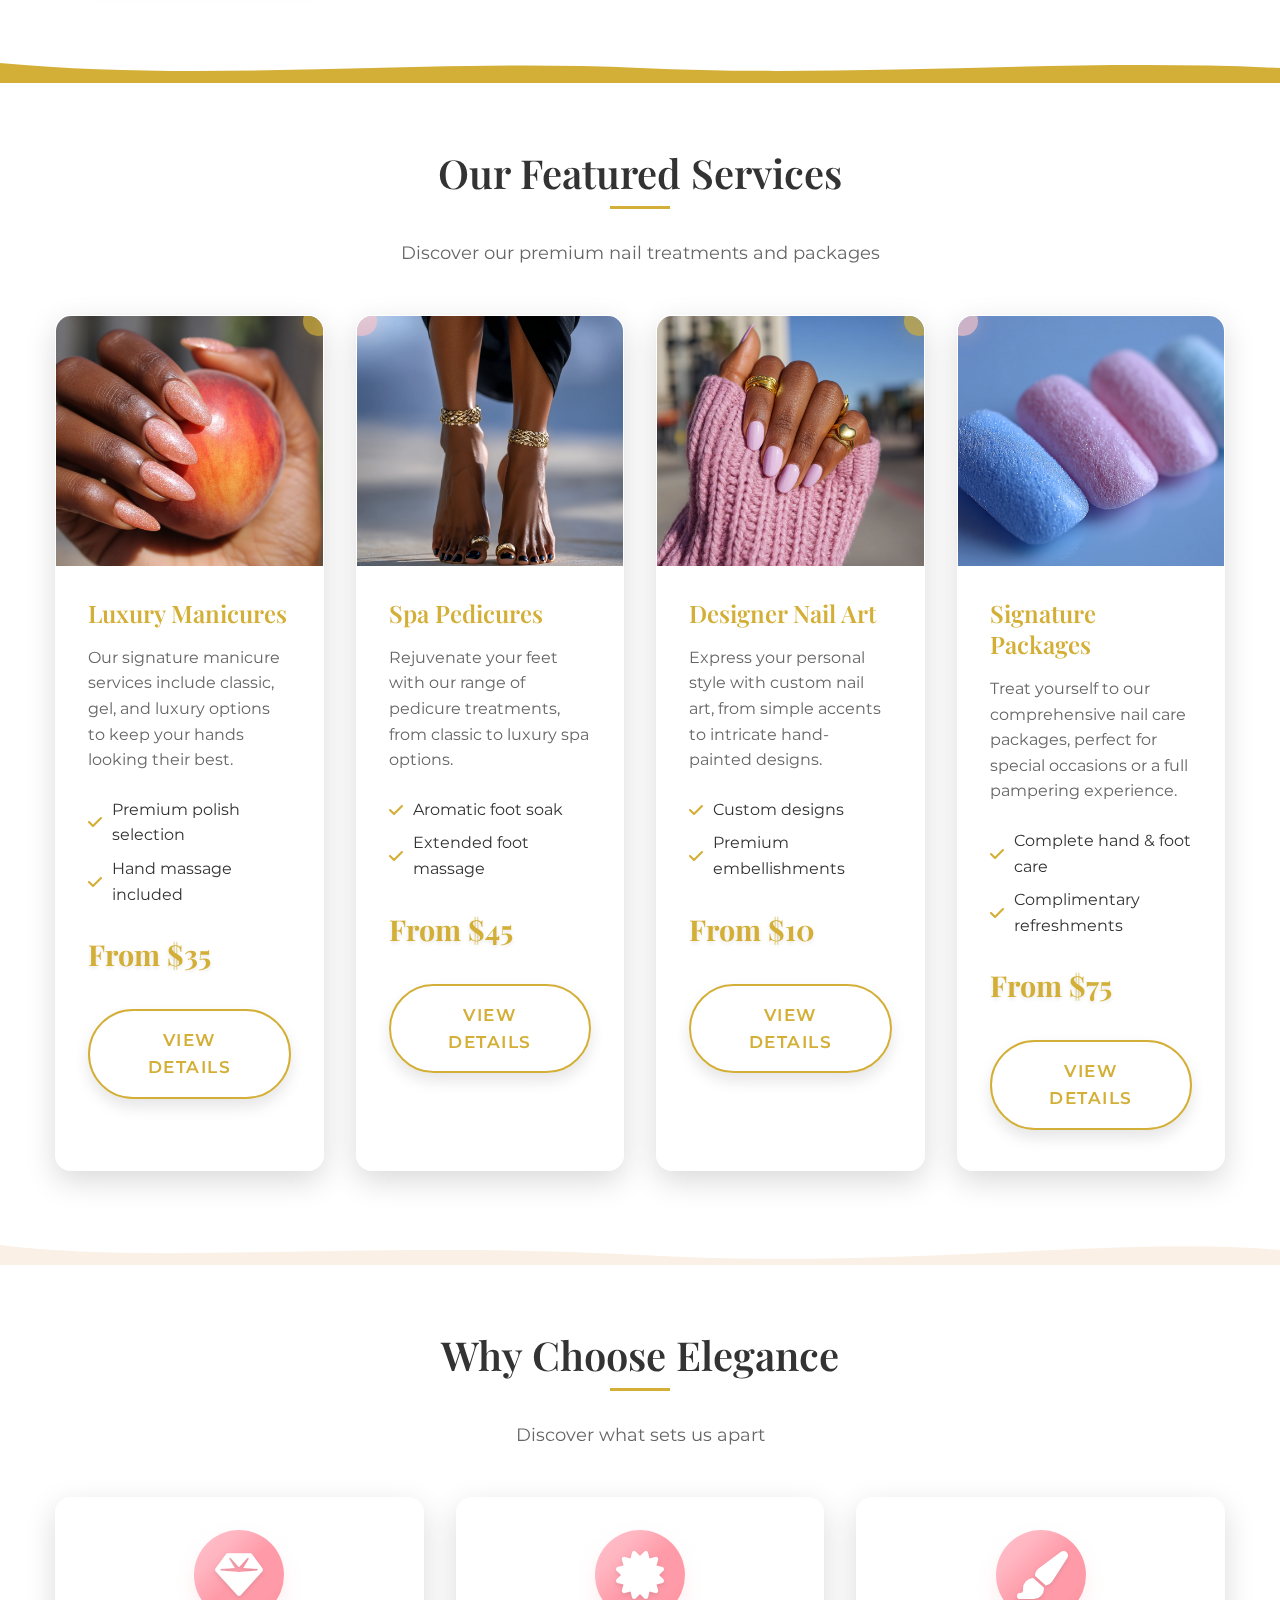
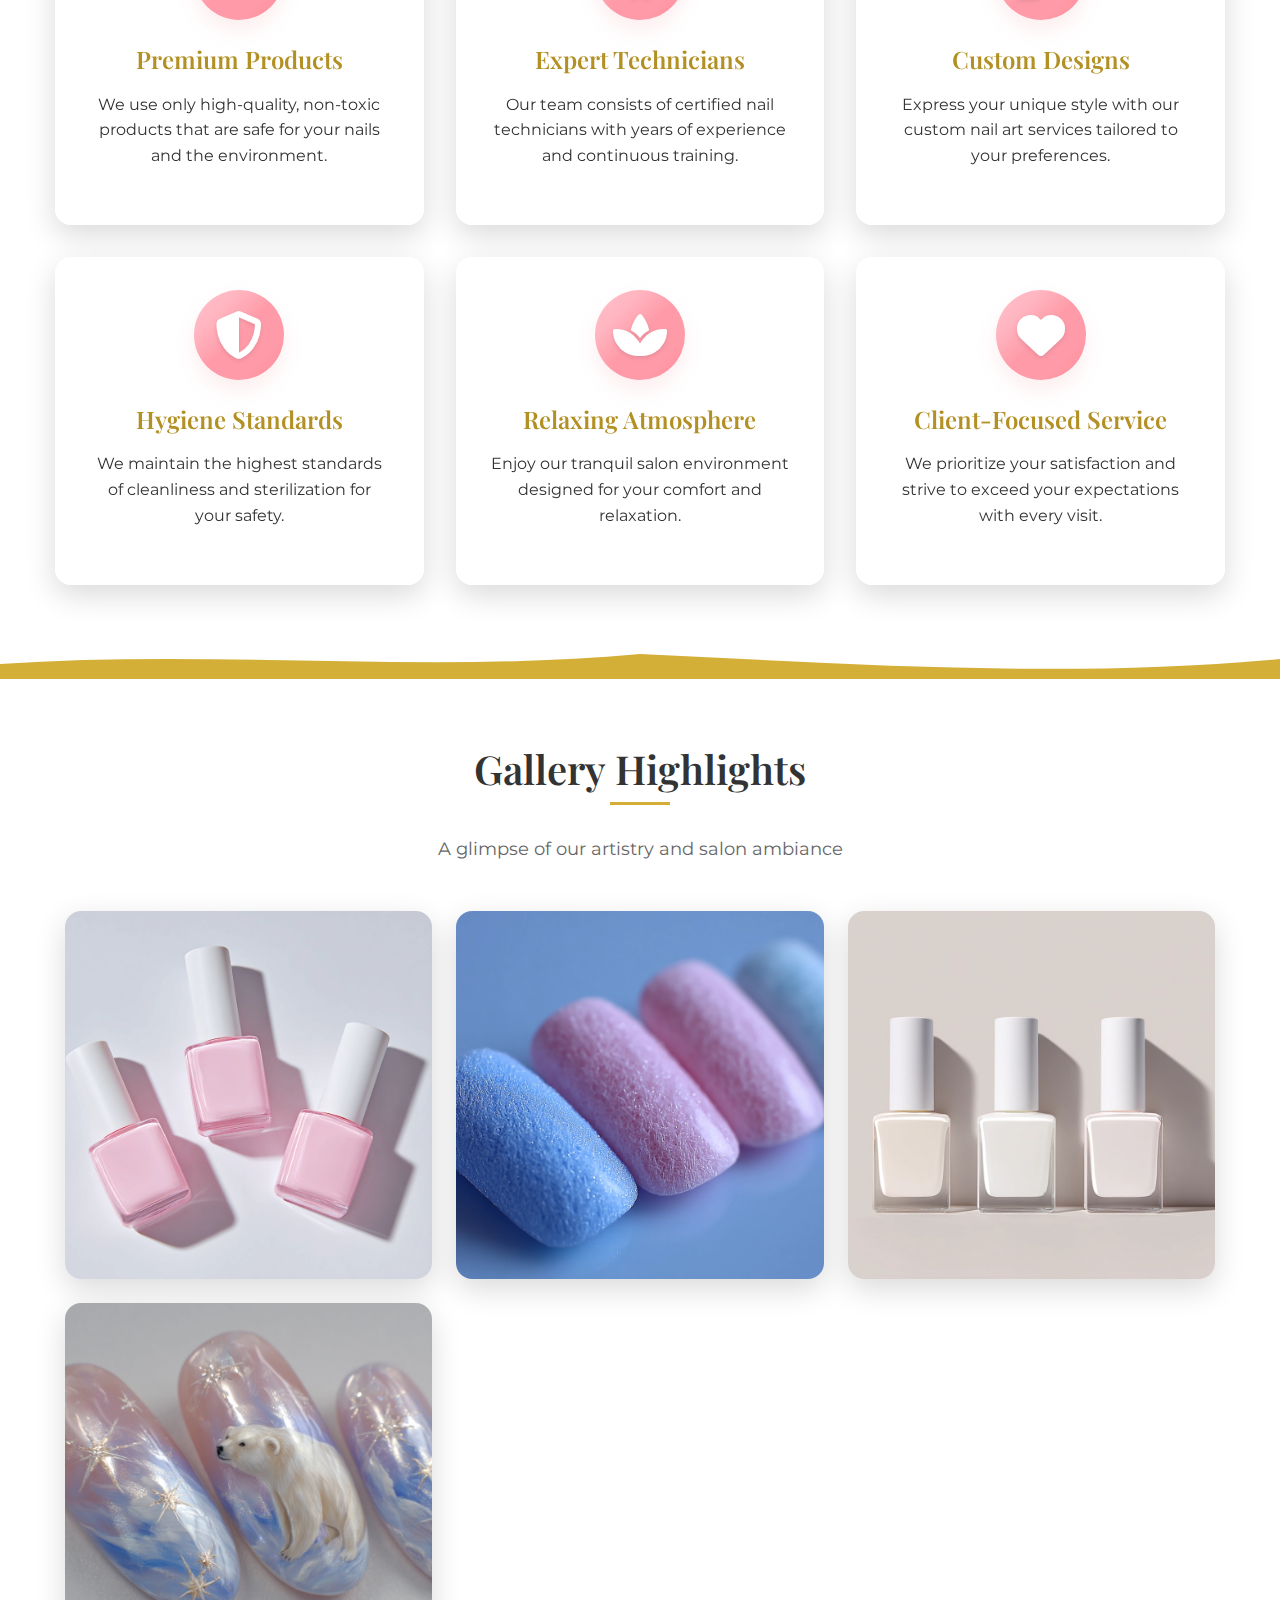
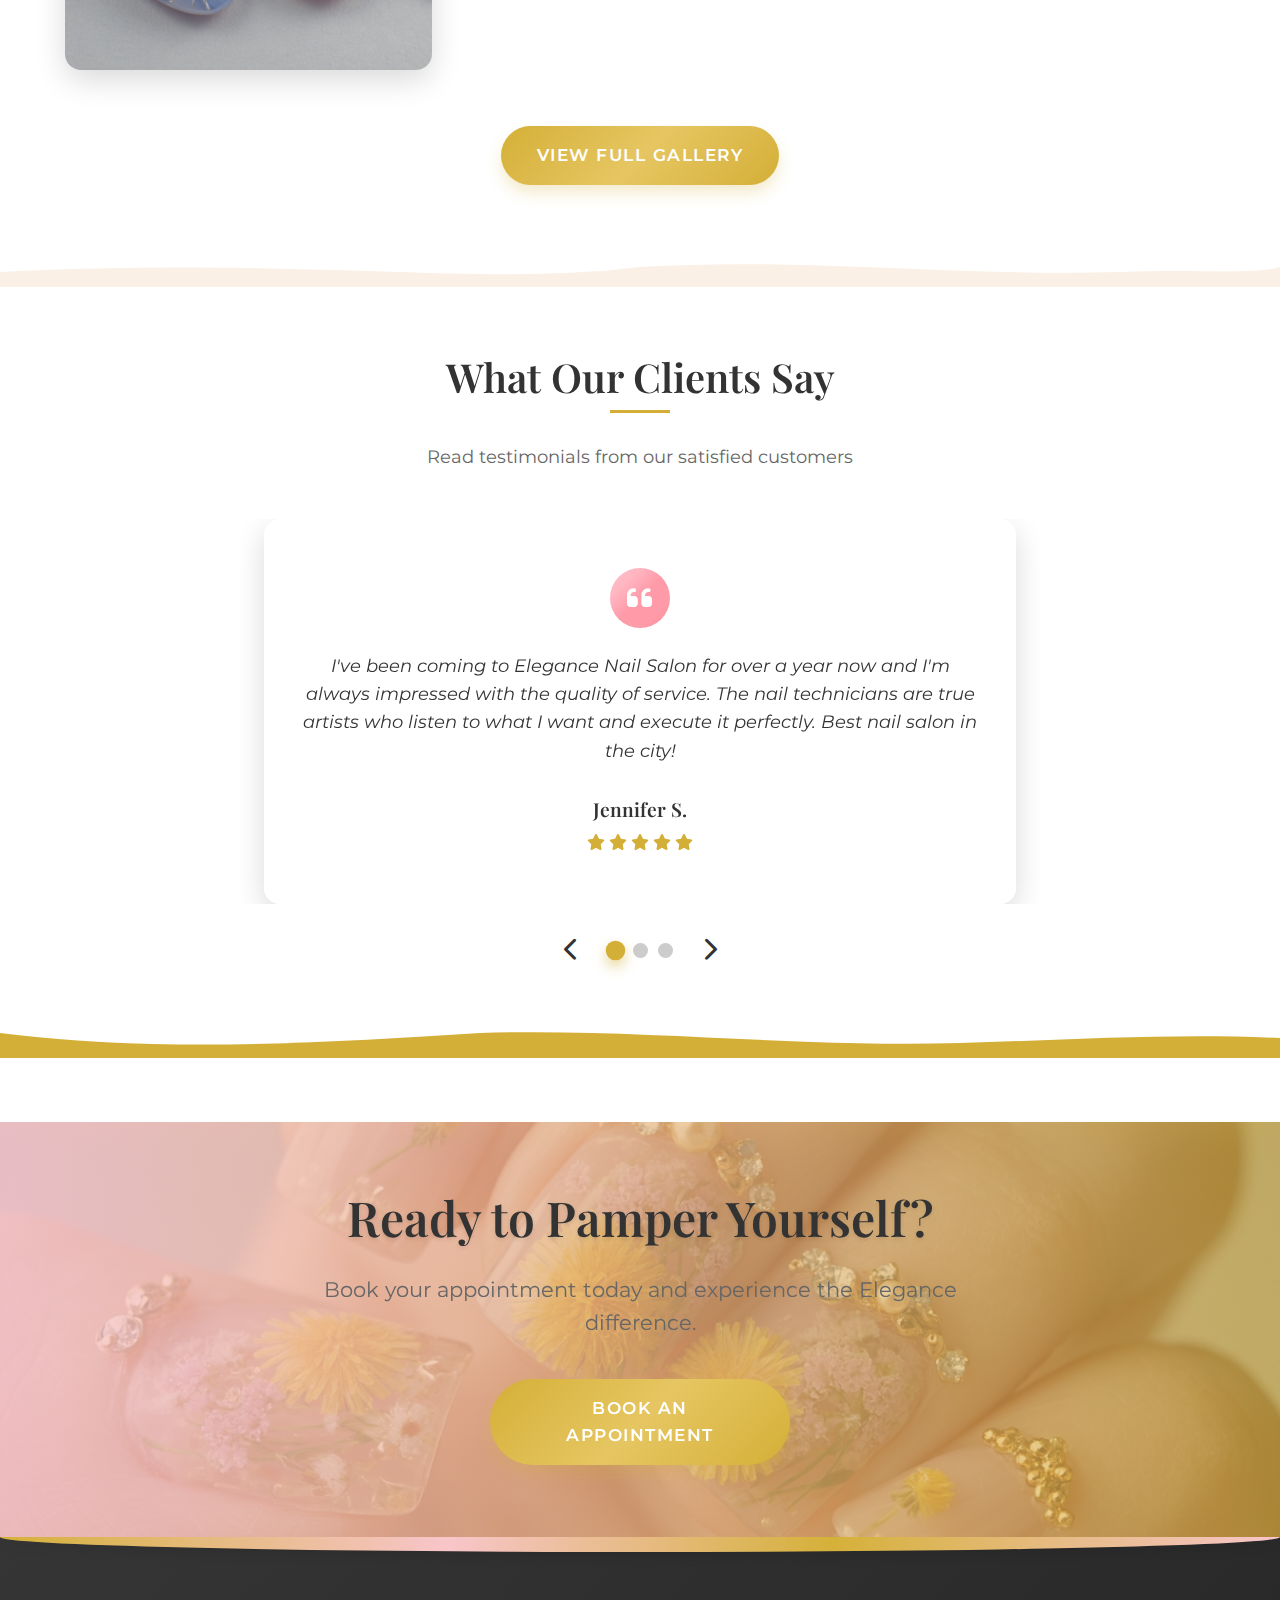
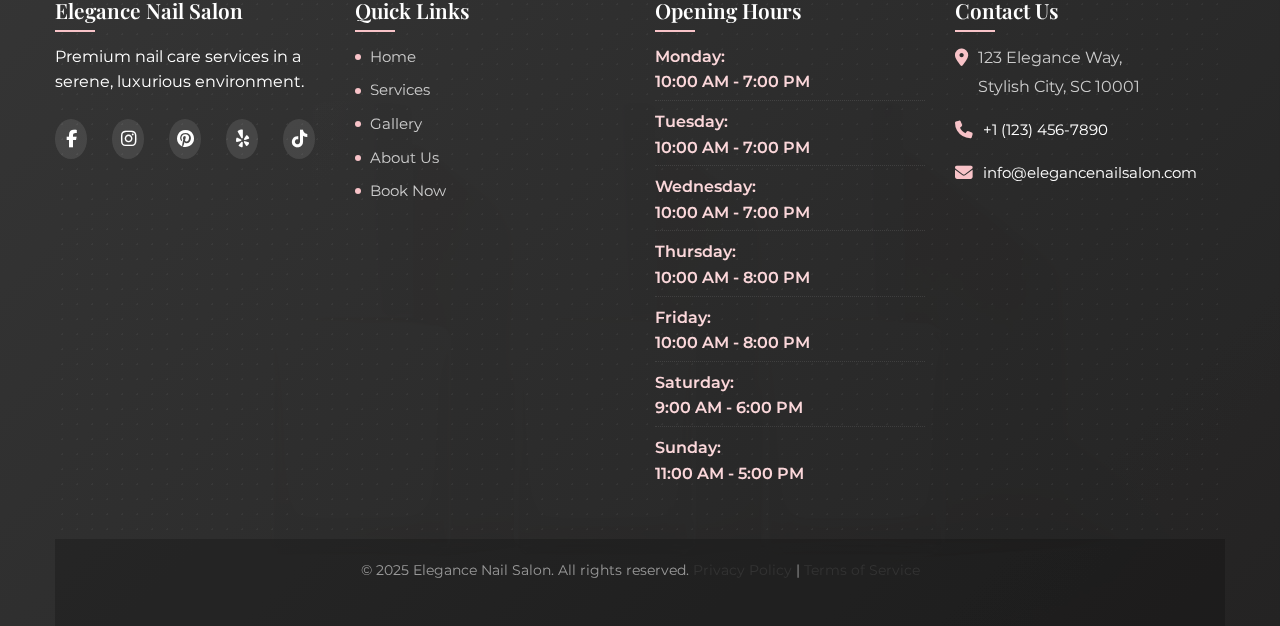
<file: for_sale/index.html>
<!DOCTYPE html>
<html lang="en">
<head>
    <meta charset="UTF-8">
    <meta name="viewport" content="width=device-width, initial-scale=1.0">
    <title>Elegance Nail Salon | Premium Nail Care Services</title>
    <meta name="description" content="Experience premium nail care services at Elegance Nail Salon. Book your appointment today for manicures, pedicures, and nail art from our expert technicians.">
    <meta name="keywords" content="nail salon, manicure, pedicure, nail art, gel nails, luxury nail care, nail spa, beauty salon">
    <meta name="author" content="Elegance Nail Salon">
    <meta name="robots" content="index, follow">
    <meta property="og:title" content="Elegance Nail Salon | Premium Nail Care Services">
    <meta property="og:description" content="Experience premium nail care services at Elegance Nail Salon. Book your appointment today for manicures, pedicures, and nail art from our expert technicians.">
    <meta property="og:type" content="website">
    <meta property="og:url" content="https://www.elegancenailsalon.com/">
    <meta property="og:image" content="assets/images/Pleased_elegant_lady.webp">
    <link rel="canonical" href="https://www.elegancenailsalon.com/">
    
    <!-- Google Fonts -->
    <link rel="preconnect" href="https://fonts.googleapis.com">
    <link rel="preconnect" href="https://fonts.gstatic.com" crossorigin>
    <link href="https://fonts.googleapis.com/css2?family=Playfair+Display:wght@400;500;600;700&family=Montserrat:wght@300;400;500;600&display=swap" rel="stylesheet">
    
    <!-- Font Awesome -->
    <link rel="stylesheet" href="https://cdnjs.cloudflare.com/ajax/libs/font-awesome/6.4.0/css/all.min.css">
    
    <!-- Custom CSS -->
    <link rel="stylesheet" href="css/styles.css">
    <link rel="stylesheet" href="css/responsive.css">
    <link rel="stylesheet" href="css/pages.css">
    <link rel="stylesheet" href="css/glossy.css">
    <link rel="stylesheet" href="css/paint-effects.css">
    <link rel="stylesheet" href="css/mobile-buttons.css">
    <link rel="stylesheet" href="css/fix-mobile.css">
    <link rel="stylesheet" href="css/improved-button-effects.css">
    <link rel="stylesheet" href="css/clean-design.css">
    <link rel="stylesheet" href="css/simple-wave-dividers.css">
    <link rel="stylesheet" href="css/elegant-footer.css">
    <link rel="stylesheet" href="css/nav-logo.css">
    <link rel="stylesheet" href="css/back-to-top.css">
    <link rel="stylesheet" href="css/nav-interactions.css">
    <link rel="stylesheet" href="css/images-fix.css">
</head>
<body>
    
    <!-- Header Section -->
    <header id="header">
        <div class="container">
            <div class="logo-container">
                <div class="text-logo">
                    <a href="index.html">
                        <img src="assets/square-logo.svg" alt="Elegance Nail Salon Logo" class="square-logo">
                    </a>
                </div>
            </div>
            <nav id="navbar">
                <ul class="nav-menu">
                    <li><a href="index.html" class="nav-link active">Home</a></li>
                    <li><a href="services.html" class="nav-link">Services</a></li>
                    <li><a href="gallery.html" class="nav-link">Gallery</a></li>
                    <li><a href="about.html" class="nav-link">About</a></li>
                    <li><a href="booking.html" class="nav-link">Book Now</a></li>
                </ul>
                <div class="hamburger">
                    <span class="bar"></span>
                    <span class="bar"></span>
                    <span class="bar"></span>
                </div>
            </nav>
        </div>
    </header>

    <!-- Hero Section -->
    <section class="hero">
        <div class="hero-image-container">
            <img src="assets/images/Pleased_elegant_lady.webp" alt="Elegance Nail Salon Hero Image" class="hero-background-image">
            <div class="hero-overlay"></div>
        </div>
        <div class="hero-content">
            <h1>Elevate Your <span class="shimmer">Nail Experience</span></h1>
            <p>Premium nail care services in a serene, luxurious environment</p>
            <div class="hero-buttons">
                <a href="booking.html" class="btn btn-primary btn-icon"><i class="fas fa-calendar-alt"></i><span class="btn-text">Book an Appointment</span></a>
                <a href="services.html" class="btn btn-secondary btn-icon"><i class="fas fa-spa"></i><span class="btn-text">View Services</span></a>
            </div>
        </div>
    </section>
    
    <!-- Wave Divider -->
    <div class="wave-divider wave-medium wave-primary">
        <svg xmlns="http://www.w3.org/2000/svg" viewBox="0 0 1200 30" preserveAspectRatio="none">
            <path d="M0,15 C150,40 350,0 500,15 C650,30 800,0 950,10 C1050,15 1150,5 1200,15 L1200,30 L0,30 Z"></path>
        </svg>
    </div>

    <!-- Welcome Section -->
    <section class="welcome section-padding">
        <div class="container">
            <div class="welcome-content">
                <div class="welcome-text">
                    <h2>Welcome to Elegance Nail Salon</h2>
                    <p>At Elegance, we believe that beautiful nails are a form of self-expression and self-care. Our team of skilled technicians is dedicated to providing you with exceptional nail services in a relaxing, luxurious environment.</p>
                    <p>From classic manicures to intricate nail art, we use only premium products to ensure your nails look and feel their best. Each service is tailored to your preferences, allowing for a truly personalized experience.</p>
                    <a href="about.html" class="btn btn-secondary">Learn More About Us</a>
                </div>
                <div class="welcome-image">
                    <img src="assets/images/woman_in_a_luxurious.webp" alt="Elegance Nail Salon interior" class="rounded-image">
                </div>
            </div>
        </div>
    </section>
    
    <!-- Wave Divider -->
    <div class="wave-divider wave-medium wave-accent">
        <svg xmlns="http://www.w3.org/2000/svg" viewBox="0 0 1200 30" preserveAspectRatio="none">
            <path d="M0,10 C200,30 400,5 600,15 C800,25 1000,5 1200,15 L1200,30 L0,30 Z"></path>
        </svg>
    </div>

    <!-- Featured Services -->
    <section class="featured-services section-padding">
        <div class="container">
            <div class="section-header">
                <h2>Our Featured Services</h2>
                <p>Discover our premium nail treatments and packages</p>
            </div>

            <div class="service-card-grid">
                <div class="service-card glass-card">
                    <div class="service-card-image">
                        <img src="assets/images/Peach_perfection_glossy_nails.webp" alt="Manicure Services">
                    </div>
                    <div class="service-card-content">
                        <h3>Luxury Manicures</h3>
                        <p>Our signature manicure services include classic, gel, and luxury options to keep your hands looking their best.</p>
                        <div class="service-features">
                            <div class="service-feature">
                                <i class="fas fa-check"></i>
                                <span>Premium polish selection</span>
                            </div>
                            <div class="service-feature">
                                <i class="fas fa-check"></i>
                                <span>Hand massage included</span>
                            </div>
                        </div>
                        <div class="service-price-tag">From $35</div>
                        <a href="services.html" class="btn btn-secondary">View Details</a>
                    </div>
                </div>

                <div class="service-card glass-card">
                    <div class="service-card-image">
                        <img src="assets/images/feet_with_perfect_toe.webp" alt="Pedicure Services">
                    </div>
                    <div class="service-card-content">
                        <h3>Spa Pedicures</h3>
                        <p>Rejuvenate your feet with our range of pedicure treatments, from classic to luxury spa options.</p>
                        <div class="service-features">
                            <div class="service-feature">
                                <i class="fas fa-check"></i>
                                <span>Aromatic foot soak</span>
                            </div>
                            <div class="service-feature">
                                <i class="fas fa-check"></i>
                                <span>Extended foot massage</span>
                            </div>
                        </div>
                        <div class="service-price-tag">From $45</div>
                        <a href="services.html" class="btn btn-secondary">View Details</a>
                    </div>
                </div>

                <div class="service-card glass-card">
                    <div class="service-card-image">
                        <img src="assets/images/nails_of_an_influencer.webp" alt="Nail Art Services">
                    </div>
                    <div class="service-card-content">
                        <h3>Designer Nail Art</h3>
                        <p>Express your personal style with custom nail art, from simple accents to intricate hand-painted designs.</p>
                        <div class="service-features">
                            <div class="service-feature">
                                <i class="fas fa-check"></i>
                                <span>Custom designs</span>
                            </div>
                            <div class="service-feature">
                                <i class="fas fa-check"></i>
                                <span>Premium embellishments</span>
                            </div>
                        </div>
                        <div class="service-price-tag">From $10</div>
                        <a href="services.html" class="btn btn-secondary">View Details</a>
                    </div>
                </div>

                <div class="service-card glass-card">
                    <div class="service-card-image">
                        <img src="assets/images/nail_art_of_marsh.webp" alt="Package Services">
                    </div>
                    <div class="service-card-content">
                        <h3>Signature Packages</h3>
                        <p>Treat yourself to our comprehensive nail care packages, perfect for special occasions or a full pampering experience.</p>
                        <div class="service-features">
                            <div class="service-feature">
                                <i class="fas fa-check"></i>
                                <span>Complete hand & foot care</span>
                            </div>
                            <div class="service-feature">
                                <i class="fas fa-check"></i>
                                <span>Complimentary refreshments</span>
                            </div>
                        </div>
                        <div class="service-price-tag">From $75</div>
                        <a href="services.html" class="btn btn-secondary">View Details</a>
                    </div>
                </div>
            </div>
        </div>
    </section>
    
    <!-- Wave Divider -->
    <div class="wave-divider wave-medium wave-light">
        <svg xmlns="http://www.w3.org/2000/svg" viewBox="0 0 1200 30" preserveAspectRatio="none">
            <path d="M0,10 C150,30 350,5 600,20 C850,35 1050,0 1200,15 L1200,30 L0,30 Z"></path>
        </svg>
    </div>

    <!-- Why Choose Us Section -->
    <section class="why-choose-us section-padding">
        <div class="container">
            <div class="section-header">
                <h2>Why Choose Elegance</h2>
                <p>Discover what sets us apart</p>
            </div>

            <div class="features-grid">
                <div class="feature-item">
                    <div class="feature-icon">
                        <i class="fas fa-gem"></i>
                    </div>
                    <h3>Premium Products</h3>
                    <p>We use only high-quality, non-toxic products that are safe for your nails and the environment.</p>
                </div>

                <div class="feature-item">
                    <div class="feature-icon">
                        <i class="fas fa-certificate"></i>
                    </div>
                    <h3>Expert Technicians</h3>
                    <p>Our team consists of certified nail technicians with years of experience and continuous training.</p>
                </div>

                <div class="feature-item">
                    <div class="feature-icon">
                        <i class="fas fa-paint-brush"></i>
                    </div>
                    <h3>Custom Designs</h3>
                    <p>Express your unique style with our custom nail art services tailored to your preferences.</p>
                </div>

                <div class="feature-item">
                    <div class="feature-icon">
                        <i class="fas fa-shield-alt"></i>
                    </div>
                    <h3>Hygiene Standards</h3>
                    <p>We maintain the highest standards of cleanliness and sterilization for your safety.</p>
                </div>

                <div class="feature-item">
                    <div class="feature-icon">
                        <i class="fas fa-spa"></i>
                    </div>
                    <h3>Relaxing Atmosphere</h3>
                    <p>Enjoy our tranquil salon environment designed for your comfort and relaxation.</p>
                </div>

                <div class="feature-item">
                    <div class="feature-icon">
                        <i class="fas fa-heart"></i>
                    </div>
                    <h3>Client-Focused Service</h3>
                    <p>We prioritize your satisfaction and strive to exceed your expectations with every visit.</p>
                </div>
            </div>
        </div>
    </section>
    
    <!-- Wave Divider -->
    <div class="wave-divider wave-medium wave-accent">
        <svg xmlns="http://www.w3.org/2000/svg" viewBox="0 0 1200 30" preserveAspectRatio="none">
            <path d="M0,15 C200,0 400,25 600,5 C800,15 1000,30 1200,10 L1200,30 L0,30 Z"></path>
        </svg>
    </div>

    <!-- Gallery Highlight Section -->
    <section class="gallery-highlight section-padding">
        <div class="container">
            <div class="section-header">
                <h2>Gallery Highlights</h2>
                <p>A glimpse of our artistry and salon ambiance</p>
            </div>

            <div class="gallery-highlight-grid">
                <div class="gallery-highlight-item">
                    <img src="assets/images/three_pink_nail_polish.webp" alt="Floral nail art design">
                </div>
                <div class="gallery-highlight-item">
                    <img src="assets/images/nail_art_of_marsh.webp"  alt="French manicure with twist">
                </div>
                <div class="gallery-highlight-item">
                    <img src="assets/images/three_white_nail_polish.webp"  alt="Jewel-toned nail design">
                </div>
                <div class="gallery-highlight-item">
                    <img src="assets/images/stars_beautifulnail.webp"  alt="Pastel abstract nail art">
                </div>
            </div>

            <div class="gallery-link-container">
                <a href="gallery.html" class="btn btn-primary">View Full Gallery</a>
            </div>
        </div>
    </section>
    
    <!-- Wave Divider -->
    <div class="wave-divider wave-medium wave-light">
        <svg xmlns="http://www.w3.org/2000/svg" viewBox="0 0 1200 30" preserveAspectRatio="none">
            <path d="M0,15 C300,0 450,30 600,10 C750,0 900,20 1050,15 C1125,12 1175,18 1200,10 L1200,30 L0,30 Z"></path>
        </svg>
    </div>

    <!-- Testimonials Section -->
    <section class="testimonials section-padding">
        <div class="container">
            <div class="section-header">
                <h2>What Our Clients Say</h2>
                <p>Read testimonials from our satisfied customers</p>
            </div>
            
            <div class="testimonial-slider">
                <div class="testimonial-slide active">
                    <div class="testimonial-content">
                        <div class="quote-icon">
                            <i class="fas fa-quote-left"></i>
                        </div>
                        <p>I've been coming to Elegance Nail Salon for over a year now and I'm always impressed with the quality of service. The nail technicians are true artists who listen to what I want and execute it perfectly. Best nail salon in the city!</p>
                        <div class="client-info">
                            <h4>Jennifer S.</h4>
                            <div class="rating">
                                <i class="fas fa-star"></i>
                                <i class="fas fa-star"></i>
                                <i class="fas fa-star"></i>
                                <i class="fas fa-star"></i>
                                <i class="fas fa-star"></i>
                            </div>
                        </div>
                    </div>
                </div>
                
                <div class="testimonial-slide">
                    <div class="testimonial-content">
                        <div class="quote-icon">
                            <i class="fas fa-quote-left"></i>
                        </div>
                        <p>The atmosphere at Elegance is so relaxing and the staff makes you feel like royalty. I got their Luxury Spa Pedicure and it was worth every penny. My feet have never looked or felt better. I've already booked my next appointment!</p>
                        <div class="client-info">
                            <h4>Michael T.</h4>
                            <div class="rating">
                                <i class="fas fa-star"></i>
                                <i class="fas fa-star"></i>
                                <i class="fas fa-star"></i>
                                <i class="fas fa-star"></i>
                                <i class="fas fa-star"></i>
                            </div>
                        </div>
                    </div>
                </div>
                
                <div class="testimonial-slide">
                    <div class="testimonial-content">
                        <div class="quote-icon">
                            <i class="fas fa-quote-left"></i>
                        </div>
                        <p>I came in with a photo of a complex nail design I wanted for my wedding, and the nail artist recreated it perfectly! Everyone was asking about my nails at the reception. The entire team at Elegance is professional, skilled, and so friendly.</p>
                        <div class="client-info">
                            <h4>Sophia L.</h4>
                            <div class="rating">
                                <i class="fas fa-star"></i>
                                <i class="fas fa-star"></i>
                                <i class="fas fa-star"></i>
                                <i class="fas fa-star"></i>
                                <i class="fas fa-star"></i>
                            </div>
                        </div>
                    </div>
                </div>
            </div>
            
            <div class="testimonial-controls">
                <button class="prev-testimonial">
                    <i class="fas fa-chevron-left"></i>
                </button>
                <div class="testimonial-dots">
                    <span class="dot active"></span>
                    <span class="dot"></span>
                    <span class="dot"></span>
                </div>
                <button class="next-testimonial">
                    <i class="fas fa-chevron-right"></i>
                </button>
            </div>
        </div>
    </section>
    
    <!-- Wave Divider -->
    <div class="wave-divider wave-medium wave-accent">
        <svg xmlns="http://www.w3.org/2000/svg" viewBox="0 0 1200 30" preserveAspectRatio="none">
            <path d="M0,5 C150,25 300,15 450,5 C600,0 750,20 900,15 C1000,12 1100,5 1200,10 L1200,30 L0,30 Z"></path>
        </svg>
    </div>

    <!-- CTA Section -->
    <section class="cta-section">
        <img src="assets/images/garden_picnicsunnysunday_morning.webp" alt="Nail salon ambiance" class="cta-background-image">
        <div class="cta-overlay"></div>
        <div class="container">
            <div class="cta-content">
                <h2>Ready to Pamper Yourself?</h2>
                <p>Book your appointment today and experience the Elegance difference.</p>
                <a href="booking.html" class="btn btn-primary">Book an Appointment</a>
            </div>
        </div>
    </section>

    <!-- Footer -->
    <footer>
        <img src="assets/images/three_white_nail_polish.webp" alt="Nail salon pattern" class="footer-background-image">
        <div class="container">
            <div class="footer-content">
                <div class="footer-columns">
                    <div class="footer-column">
                        <h4>Elegance Nail Salon</h4>
                        <p>Premium nail care services in a serene, luxurious environment.</p>
                        <div class="social-icons">
                            <a href="#" aria-label="Facebook"><i class="fab fa-facebook-f"></i></a>
                            <a href="#" aria-label="Instagram"><i class="fab fa-instagram"></i></a>
                            <a href="#" aria-label="Pinterest"><i class="fab fa-pinterest"></i></a>
                            <a href="#" aria-label="Yelp"><i class="fab fa-yelp"></i></a>
                            <a href="#" aria-label="TikTok"><i class="fab fa-tiktok"></i></a>
                        </div>
                    </div>
                    <div class="footer-column">
                        <h4>Quick Links</h4>
                        <ul class="footer-menu">
                            <li><a href="index.html">Home</a></li>
                            <li><a href="services.html">Services</a></li>
                            <li><a href="gallery.html">Gallery</a></li>
                            <li><a href="about.html">About Us</a></li>
                            <li><a href="booking.html">Book Now</a></li>
                        </ul>
                    </div>
                    <div class="footer-column">
                        <h4>Opening Hours</h4>
                        <ul class="hours-list">
                            <li><span class="day">Monday:</span> <span>10:00 AM - 7:00 PM</span></li>
                            <li><span class="day">Tuesday:</span> <span>10:00 AM - 7:00 PM</span></li>
                            <li><span class="day">Wednesday:</span> <span>10:00 AM - 7:00 PM</span></li>
                            <li><span class="day">Thursday:</span> <span>10:00 AM - 8:00 PM</span></li>
                            <li><span class="day">Friday:</span> <span>10:00 AM - 8:00 PM</span></li>
                            <li><span class="day">Saturday:</span> <span>9:00 AM - 6:00 PM</span></li>
                            <li><span class="day">Sunday:</span> <span>11:00 AM - 5:00 PM</span></li>
                        </ul>
                    </div>
                    <div class="footer-column">
                        <h4>Contact Us</h4>
                        <address>
                            <p><i class="fas fa-map-marker-alt"></i> <span>123 Elegance Way,<br>Stylish City, SC 10001</span></p>
                            <p><i class="fas fa-phone"></i> <a href="tel:+11234567890">+1 (123) 456-7890</a></p>
                            <p><i class="fas fa-envelope"></i> <a href="mailto:info@elegancenailsalon.com">info@elegancenailsalon.com</a></p>
                        </address>
                    </div>
                </div>
            </div>
            <div class="copyright">
                <p>&copy; 2025 Elegance Nail Salon. All rights reserved. <a href="#">Privacy Policy</a> | <a href="#">Terms of Service</a></p>

            </div>
        </div>
    </footer>



    <!-- Scripts -->
    <script src="js/main.js"></script>
    <script src="js/improved-button-effects.js"></script>
    <script src="js/nav-interactions.js"></script>
    <!-- Back to Top Button -->
    <button id="back-to-top-btn" aria-label="Back to Top">
        <i class="fas fa-arrow-up"></i>
    </button>

</body>
</html>
</file>
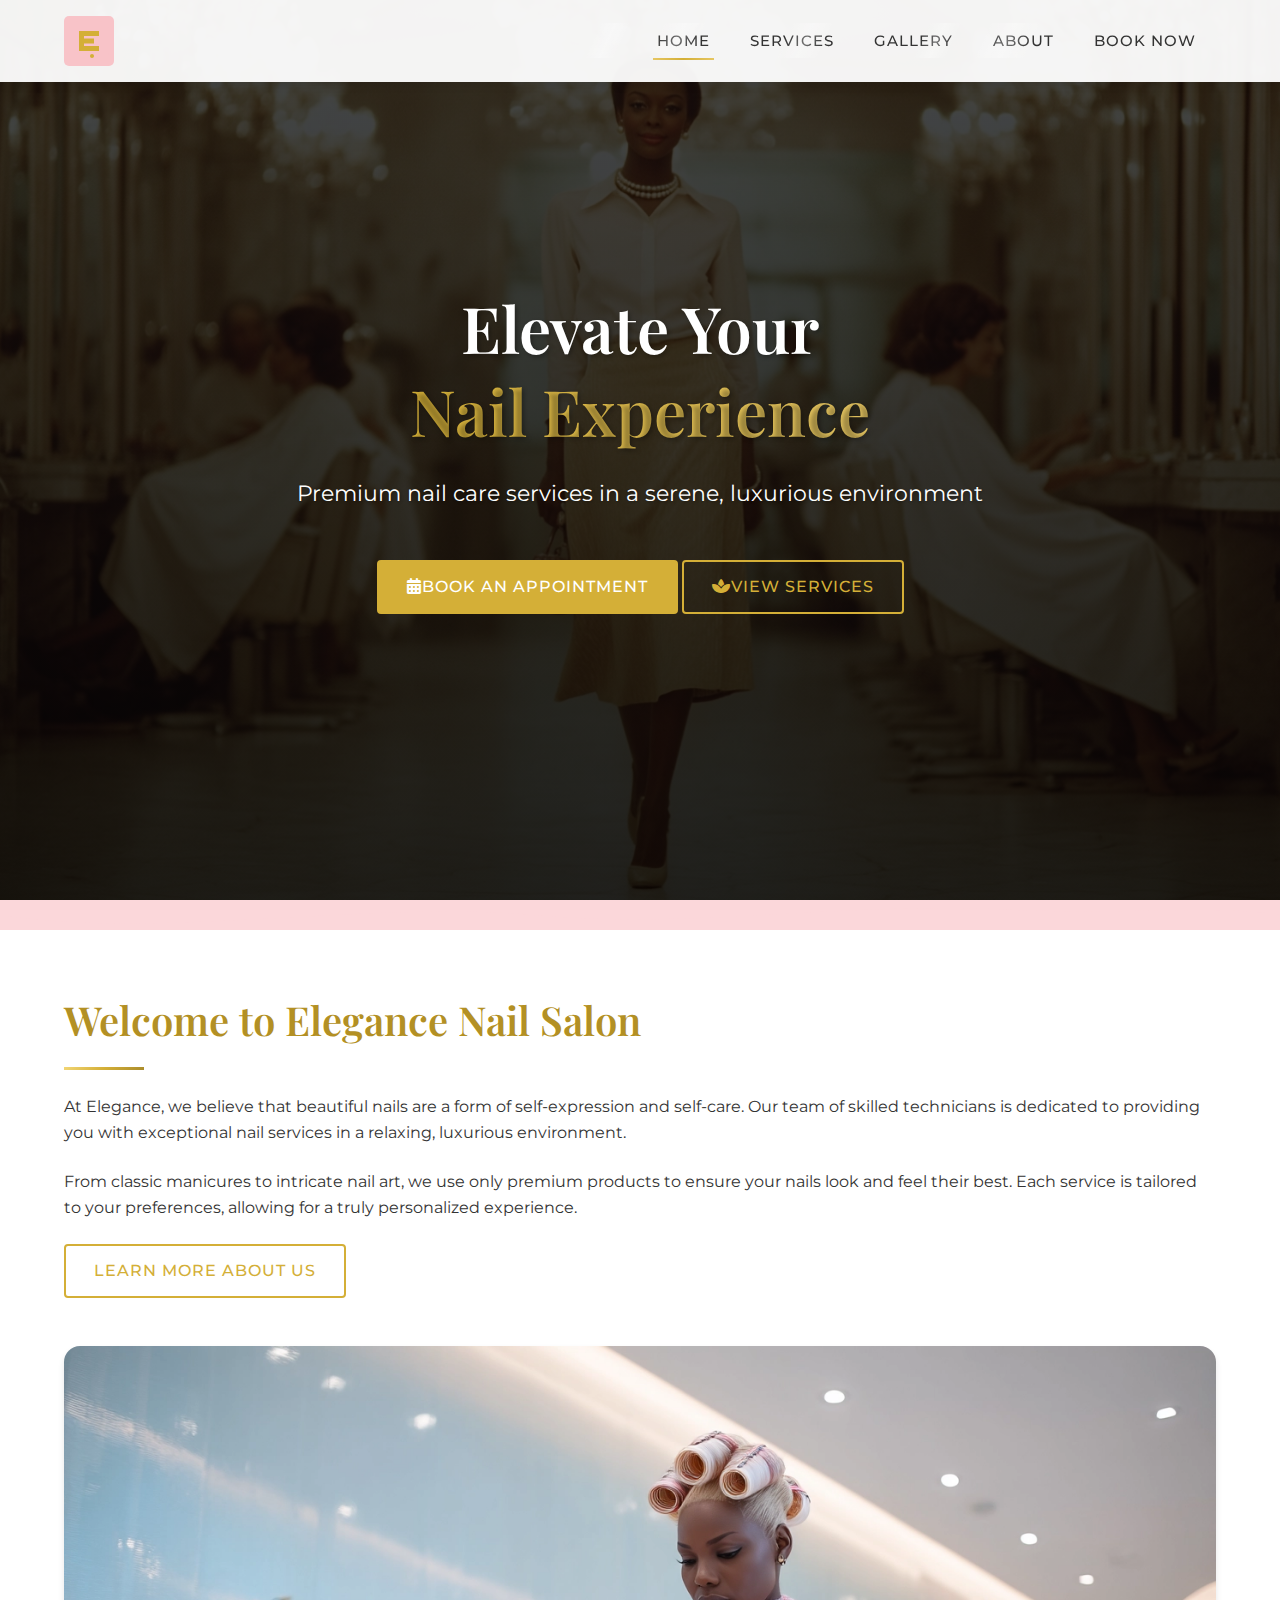
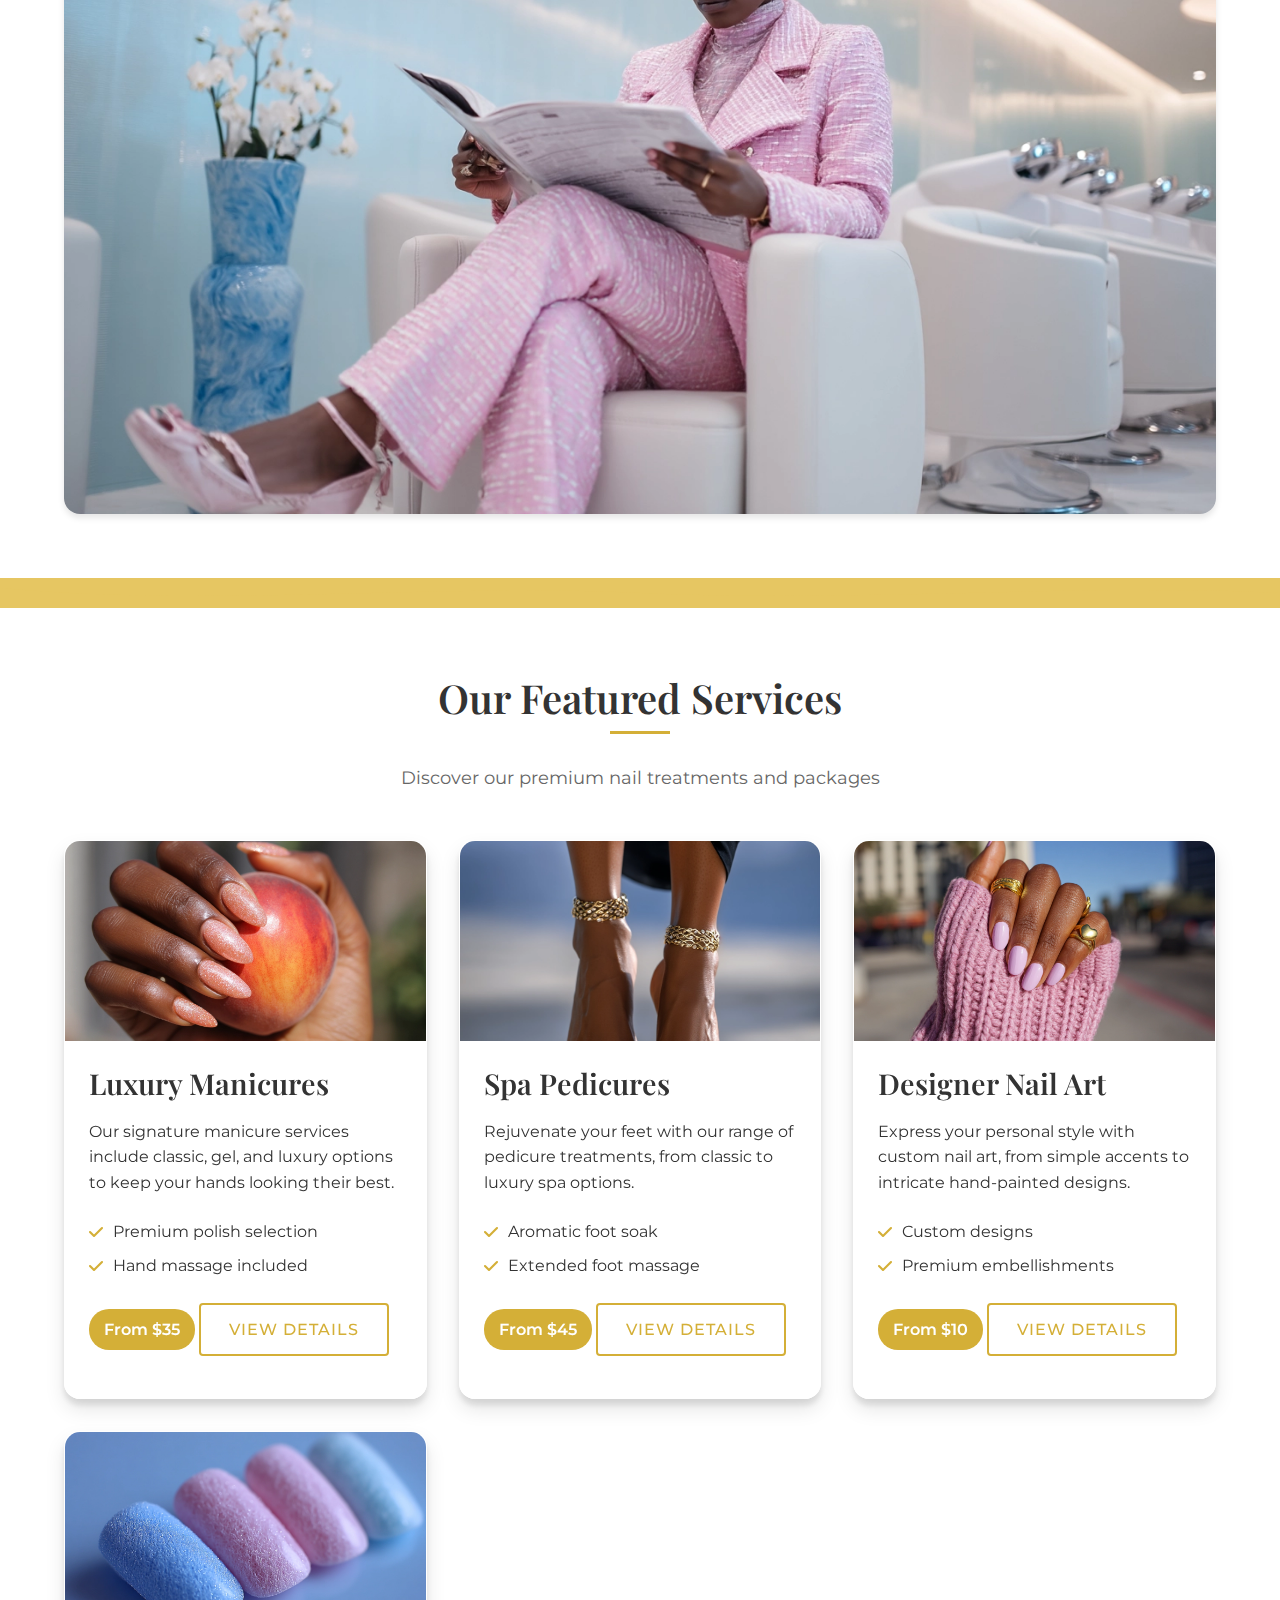
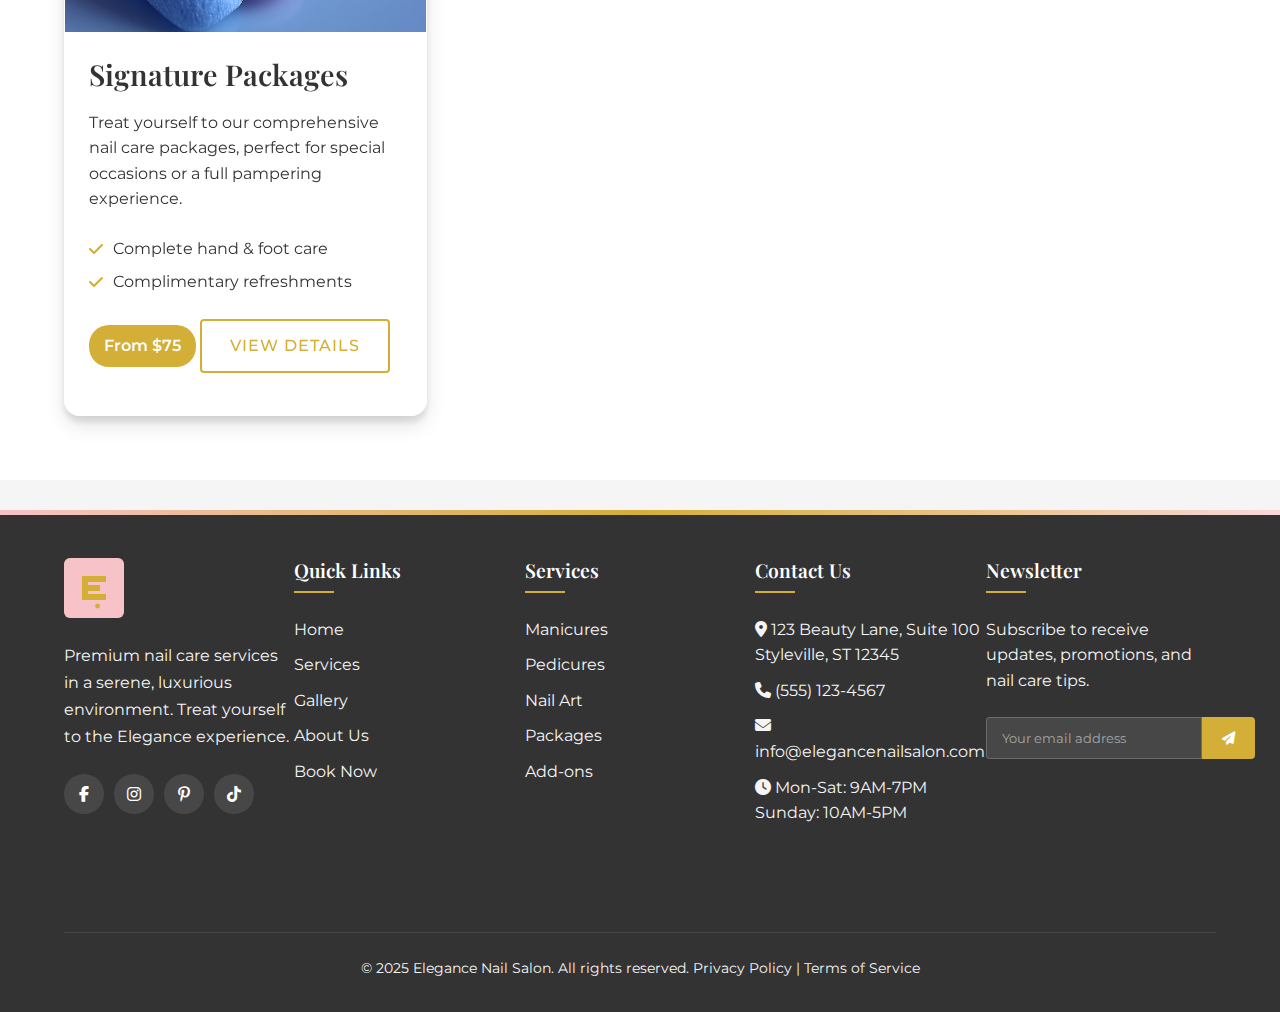
<file: optimized/index.html>
<!DOCTYPE html>
<html lang="en">
<head>
    <meta charset="UTF-8">
    <meta name="viewport" content="width=device-width, initial-scale=1.0">
    <title>Elegance Nail Salon | Premium Nail Care Services</title>
    <meta name="description" content="Experience premium nail care services at Elegance Nail Salon. Book your appointment today for manicures, pedicures, and nail art from our expert technicians.">
    
    <!-- Google Fonts -->
    <link rel="preconnect" href="https://fonts.googleapis.com">
    <link rel="preconnect" href="https://fonts.gstatic.com" crossorigin>
    <link href="https://fonts.googleapis.com/css2?family=Playfair+Display:wght@400;500;600;700&family=Montserrat:wght@300;400;500;600&display=swap" rel="stylesheet">
    
    <!-- Font Awesome -->
    <link rel="stylesheet" href="https://cdnjs.cloudflare.com/ajax/libs/font-awesome/6.4.0/css/all.min.css">
    
    <!-- Optimized CSS -->
    <link rel="stylesheet" href="../css/optimized/core.css">
    <link rel="stylesheet" href="../css/optimized/layout.css">
    <link rel="stylesheet" href="../css/optimized/navigation.css">
    <link rel="stylesheet" href="../css/optimized/buttons.css">
</head>
<body>
    
    <!-- Header Section -->
    <header id="header">
        <div class="container">
            <div class="logo-container">
                <div class="text-logo">
                    <a href="index.html">
                        <img src="../assets/square-logo.svg" alt="Elegance Nail Salon Logo" class="square-logo">
                    </a>
                </div>
            </div>
            <nav id="navbar">
                <ul class="nav-menu">
                    <li><a href="index.html" class="nav-link active">Home</a></li>
                    <li><a href="services.html" class="nav-link">Services</a></li>
                    <li><a href="gallery.html" class="nav-link">Gallery</a></li>
                    <li><a href="about.html" class="nav-link">About</a></li>
                    <li><a href="booking.html" class="nav-link">Book Now</a></li>
                </ul>
                <div class="hamburger">
                    <span class="bar"></span>
                    <span class="bar"></span>
                    <span class="bar"></span>
                </div>
            </nav>
        </div>
    </header>

    <!-- Hero Section -->
    <section class="hero">
        <div class="hero-image-container">
            <img src="../assets/images/Pleased_elegant_lady.webp" alt="Elegance Nail Salon Hero Image" class="hero-background-image">
            <div class="hero-overlay"></div>
        </div>
        <div class="hero-content">
            <h1>Elevate Your <span class="shimmer">Nail Experience</span></h1>
            <p>Premium nail care services in a serene, luxurious environment</p>
            <div class="hero-buttons">
                <a href="booking.html" class="btn btn-primary btn-icon"><i class="fas fa-calendar-alt"></i><span class="btn-text">Book an Appointment</span></a>
                <a href="services.html" class="btn btn-secondary btn-icon"><i class="fas fa-spa"></i><span class="btn-text">View Services</span></a>
            </div>
        </div>
    </section>
    
    <!-- Wave Divider -->
    <div class="wave-divider wave-medium wave-primary">
        <svg xmlns="http://www.w3.org/2000/svg" viewBox="0 0 1200 30" preserveAspectRatio="none">
            <path d="M0,15 C150,40 350,0 500,15 C650,30 800,0 950,10 C1050,15 1150,5 1200,15 L1200,30 L0,30 Z"></path>
        </svg>
    </div>

    <!-- Welcome Section -->
    <section class="welcome section-padding">
        <div class="container">
            <div class="welcome-content">
                <div class="welcome-text">
                    <h2>Welcome to Elegance Nail Salon</h2>
                    <p>At Elegance, we believe that beautiful nails are a form of self-expression and self-care. Our team of skilled technicians is dedicated to providing you with exceptional nail services in a relaxing, luxurious environment.</p>
                    <p>From classic manicures to intricate nail art, we use only premium products to ensure your nails look and feel their best. Each service is tailored to your preferences, allowing for a truly personalized experience.</p>
                    <a href="about.html" class="btn btn-secondary">Learn More About Us</a>
                </div>
                <div class="welcome-image">
                    <img src="../assets/images/woman_in_a_luxurious.webp" alt="Elegance Nail Salon interior" class="rounded-image">
                </div>
            </div>
        </div>
    </section>
    
    <!-- Wave Divider -->
    <div class="wave-divider wave-medium wave-accent">
        <svg xmlns="http://www.w3.org/2000/svg" viewBox="0 0 1200 30" preserveAspectRatio="none">
            <path d="M0,10 C200,30 400,5 600,15 C800,25 1000,5 1200,15 L1200,30 L0,30 Z"></path>
        </svg>
    </div>

    <!-- Featured Services -->
    <section class="featured-services section-padding">
        <div class="container">
            <div class="section-header">
                <h2>Our Featured Services</h2>
                <p>Discover our premium nail treatments and packages</p>
            </div>

            <div class="service-card-grid">
                <div class="service-card glass-card">
                    <div class="service-card-image">
                        <img src="../assets/images/Peach_perfection_glossy_nails.webp" alt="Manicure Services">
                    </div>
                    <div class="service-card-content">
                        <h3>Luxury Manicures</h3>
                        <p>Our signature manicure services include classic, gel, and luxury options to keep your hands looking their best.</p>
                        <div class="service-features">
                            <div class="service-feature">
                                <i class="fas fa-check"></i>
                                <span>Premium polish selection</span>
                            </div>
                            <div class="service-feature">
                                <i class="fas fa-check"></i>
                                <span>Hand massage included</span>
                            </div>
                        </div>
                        <div class="service-price-tag">From $35</div>
                        <a href="services.html" class="btn btn-secondary">View Details</a>
                    </div>
                </div>

                <div class="service-card glass-card">
                    <div class="service-card-image">
                        <img src="../assets/images/feet_with_perfect_toe.webp" alt="Pedicure Services">
                    </div>
                    <div class="service-card-content">
                        <h3>Spa Pedicures</h3>
                        <p>Rejuvenate your feet with our range of pedicure treatments, from classic to luxury spa options.</p>
                        <div class="service-features">
                            <div class="service-feature">
                                <i class="fas fa-check"></i>
                                <span>Aromatic foot soak</span>
                            </div>
                            <div class="service-feature">
                                <i class="fas fa-check"></i>
                                <span>Extended foot massage</span>
                            </div>
                        </div>
                        <div class="service-price-tag">From $45</div>
                        <a href="services.html" class="btn btn-secondary">View Details</a>
                    </div>
                </div>

                <div class="service-card glass-card">
                    <div class="service-card-image">
                        <img src="../assets/images/nails_of_an_influencer.webp" alt="Nail Art Services">
                    </div>
                    <div class="service-card-content">
                        <h3>Designer Nail Art</h3>
                        <p>Express your personal style with custom nail art, from simple accents to intricate hand-painted designs.</p>
                        <div class="service-features">
                            <div class="service-feature">
                                <i class="fas fa-check"></i>
                                <span>Custom designs</span>
                            </div>
                            <div class="service-feature">
                                <i class="fas fa-check"></i>
                                <span>Premium embellishments</span>
                            </div>
                        </div>
                        <div class="service-price-tag">From $10</div>
                        <a href="services.html" class="btn btn-secondary">View Details</a>
                    </div>
                </div>

                <div class="service-card glass-card">
                    <div class="service-card-image">
                        <img src="../assets/images/nail_art_of_marsh.webp" alt="Package Services">
                    </div>
                    <div class="service-card-content">
                        <h3>Signature Packages</h3>
                        <p>Treat yourself to our comprehensive nail care packages, perfect for special occasions or a full pampering experience.</p>
                        <div class="service-features">
                            <div class="service-feature">
                                <i class="fas fa-check"></i>
                                <span>Complete hand & foot care</span>
                            </div>
                            <div class="service-feature">
                                <i class="fas fa-check"></i>
                                <span>Complimentary refreshments</span>
                            </div>
                        </div>
                        <div class="service-price-tag">From $75</div>
                        <a href="services.html" class="btn btn-secondary">View Details</a>
                    </div>
                </div>
            </div>
        </div>
    </section>
    
    <!-- Wave Divider -->
    <div class="wave-divider wave-medium wave-light">
        <svg xmlns="http://www.w3.org/2000/svg" viewBox="0 0 1200 30" preserveAspectRatio="none">
            <path d="M0,10 C150,30 350,5 600,20 C850,35 1050,0 1200,15 L1200,30 L0,30 Z"></path>
        </svg>
    </div>

    <!-- Footer -->
    <footer class="footer">
        <div class="footer-decoration"></div>
        <div class="container">
            <div class="footer-top">
                <div class="footer-links">
                    <div class="footer-column">
                        <div class="footer-logo">
                            <img src="../assets/square-logo.svg" alt="Elegance Nail Salon Logo">
                        </div>
                        <p class="footer-desc">Premium nail care services in a serene, luxurious environment. Treat yourself to the Elegance experience.</p>
                        <div class="social-icons">
                            <a href="#"><i class="fab fa-facebook-f"></i></a>
                            <a href="#"><i class="fab fa-instagram"></i></a>
                            <a href="#"><i class="fab fa-pinterest-p"></i></a>
                            <a href="#"><i class="fab fa-tiktok"></i></a>
                        </div>
                    </div>
                    <div class="footer-column">
                        <h4>Quick Links</h4>
                        <ul class="footer-menu">
                            <li><a href="index.html">Home</a></li>
                            <li><a href="services.html">Services</a></li>
                            <li><a href="gallery.html">Gallery</a></li>
                            <li><a href="about.html">About Us</a></li>
                            <li><a href="booking.html">Book Now</a></li>
                        </ul>
                    </div>
                    <div class="footer-column">
                        <h4>Services</h4>
                        <ul class="footer-menu">
                            <li><a href="services.html#manicures">Manicures</a></li>
                            <li><a href="services.html#pedicures">Pedicures</a></li>
                            <li><a href="services.html#nail-art">Nail Art</a></li>
                            <li><a href="services.html#packages">Packages</a></li>
                            <li><a href="services.html#add-ons">Add-ons</a></li>
                        </ul>
                    </div>
                    <div class="footer-column">
                        <h4>Contact Us</h4>
                        <ul class="footer-menu">
                            <li><i class="fas fa-map-marker-alt"></i> 123 Beauty Lane, Suite 100<br>Styleville, ST 12345</li>
                            <li><i class="fas fa-phone"></i> (555) 123-4567</li>
                            <li><i class="fas fa-envelope"></i> info@elegancenailsalon.com</li>
                            <li><i class="fas fa-clock"></i> Mon-Sat: 9AM-7PM<br>Sunday: 10AM-5PM</li>
                        </ul>
                    </div>
                    <div class="footer-column">
                        <h4>Newsletter</h4>
                        <p>Subscribe to receive updates, promotions, and nail care tips.</p>
                        <form class="newsletter-form">
                            <input type="email" class="newsletter-input" placeholder="Your email address">
                            <button type="submit" class="newsletter-btn"><i class="fas fa-paper-plane"></i></button>
                        </form>
                    </div>
                </div>
            </div>
            <div class="footer-bottom">
                <div class="copyright">
                    <p>&copy; 2025 Elegance Nail Salon. All rights reserved. <a href="#">Privacy Policy</a> | <a href="#">Terms of Service</a></p>
                </div>
            </div>
        </div>
    </footer>

    <!-- Scripts -->
    <script src="../js/main.js" defer></script>
    <script src="../js/improved-button-effects.js" defer></script>
    <script src="../js/nav-interactions.js" defer></script>
    
    <!-- Back to Top Button -->
    <button id="back-to-top-btn" aria-label="Back to Top">
        <i class="fas fa-arrow-up"></i>
    </button>

</body>
</html>
</file>
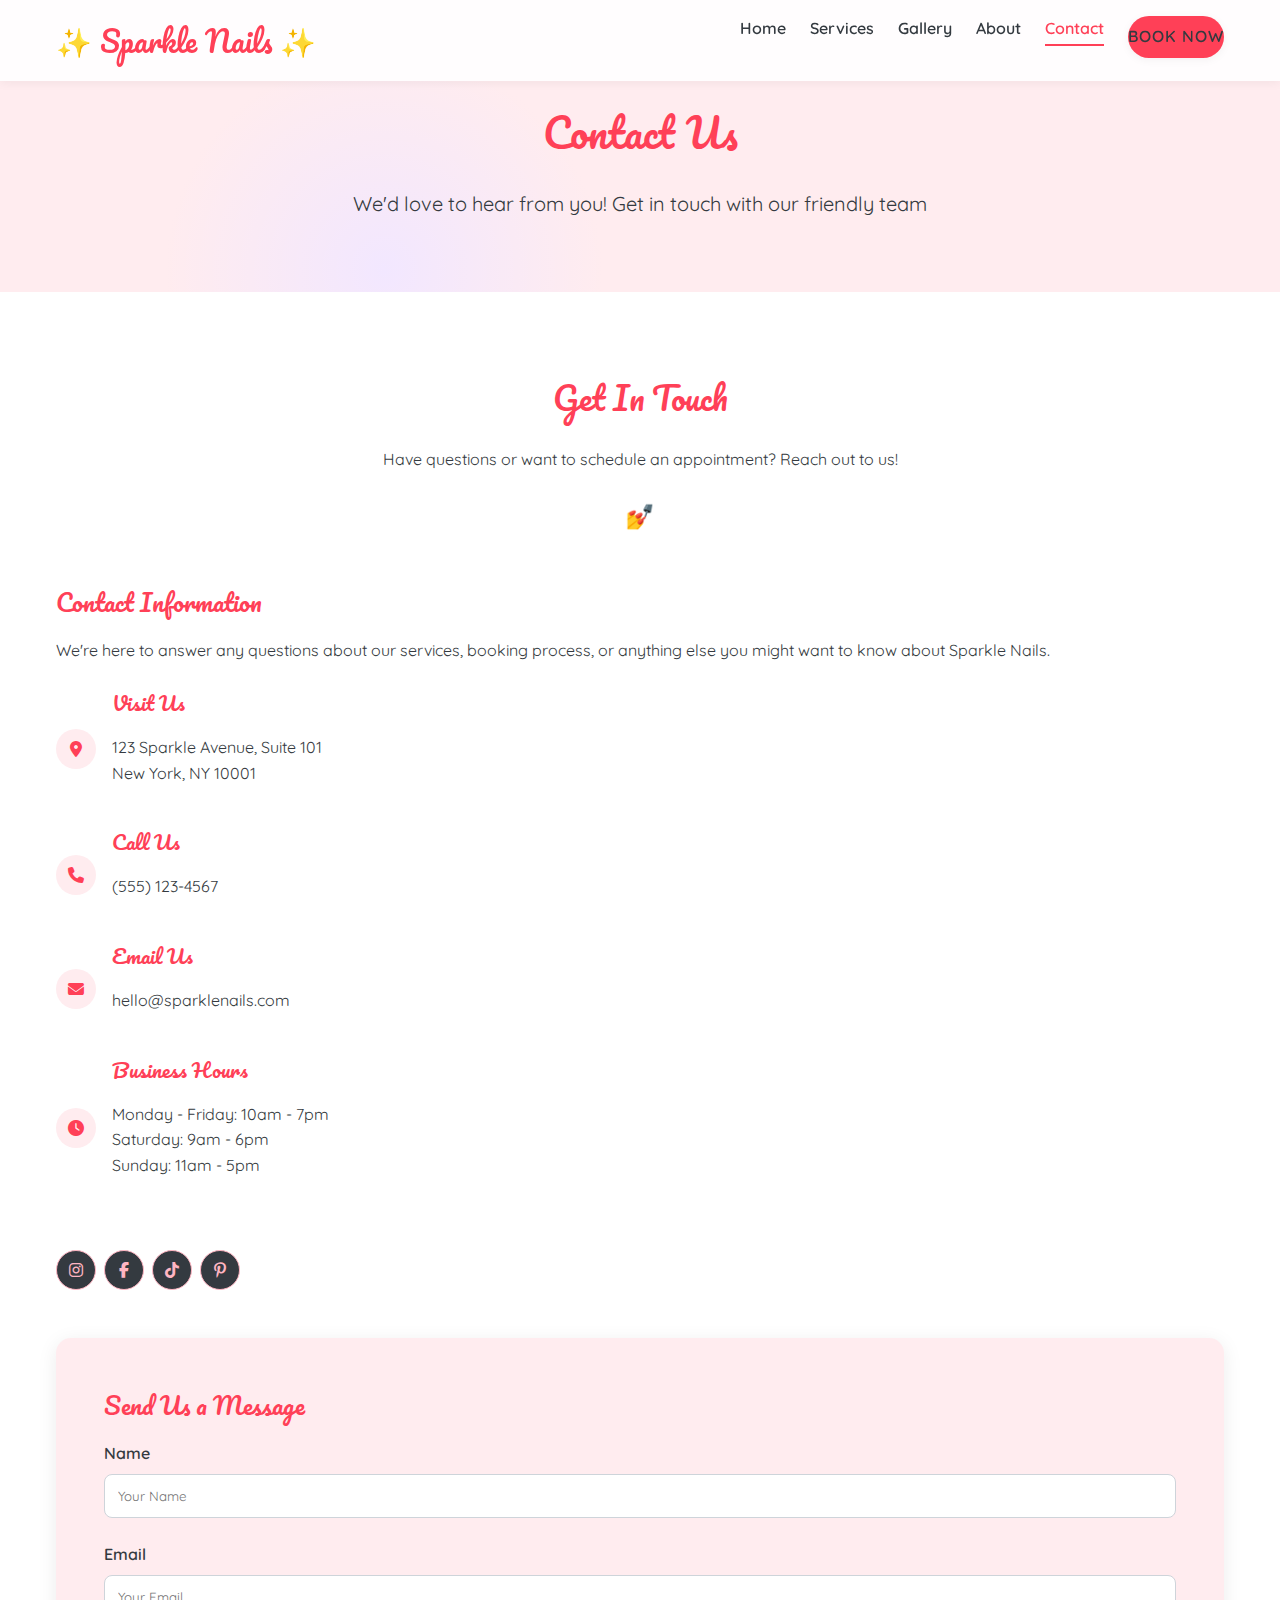
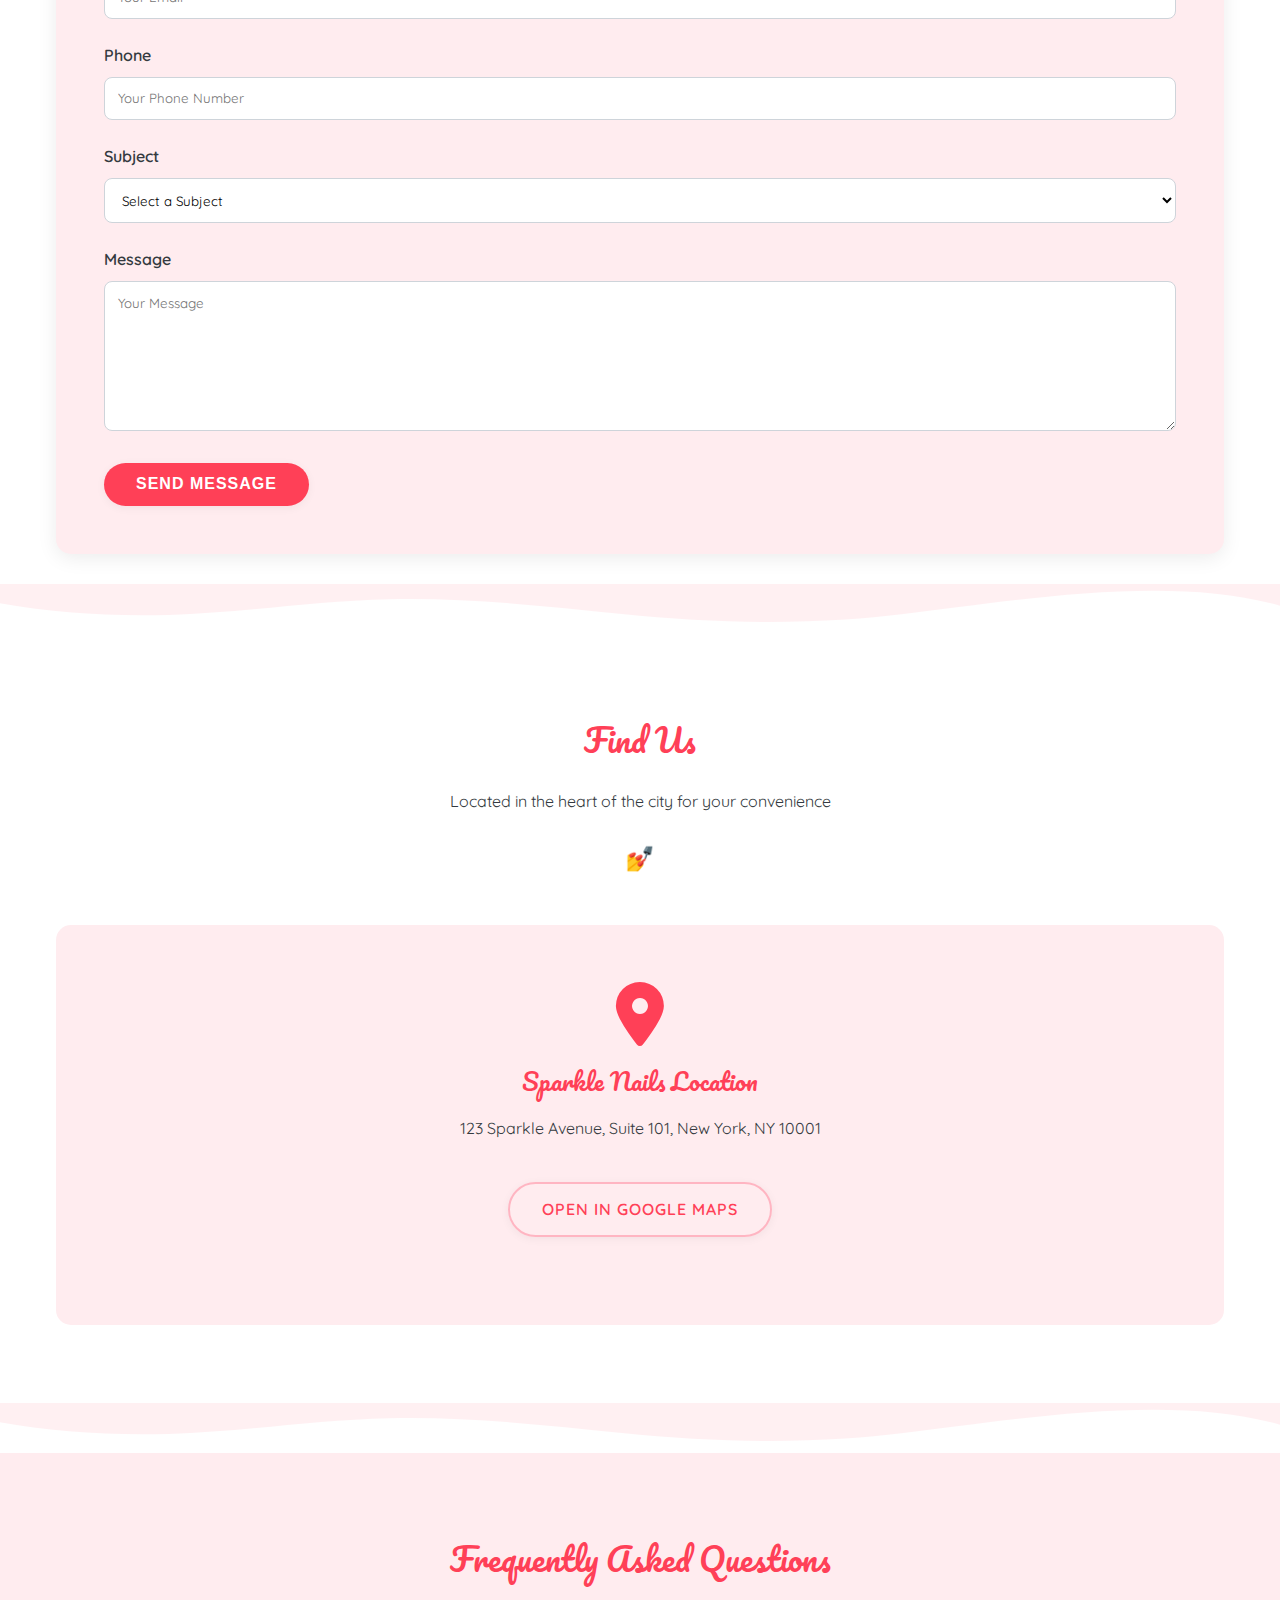
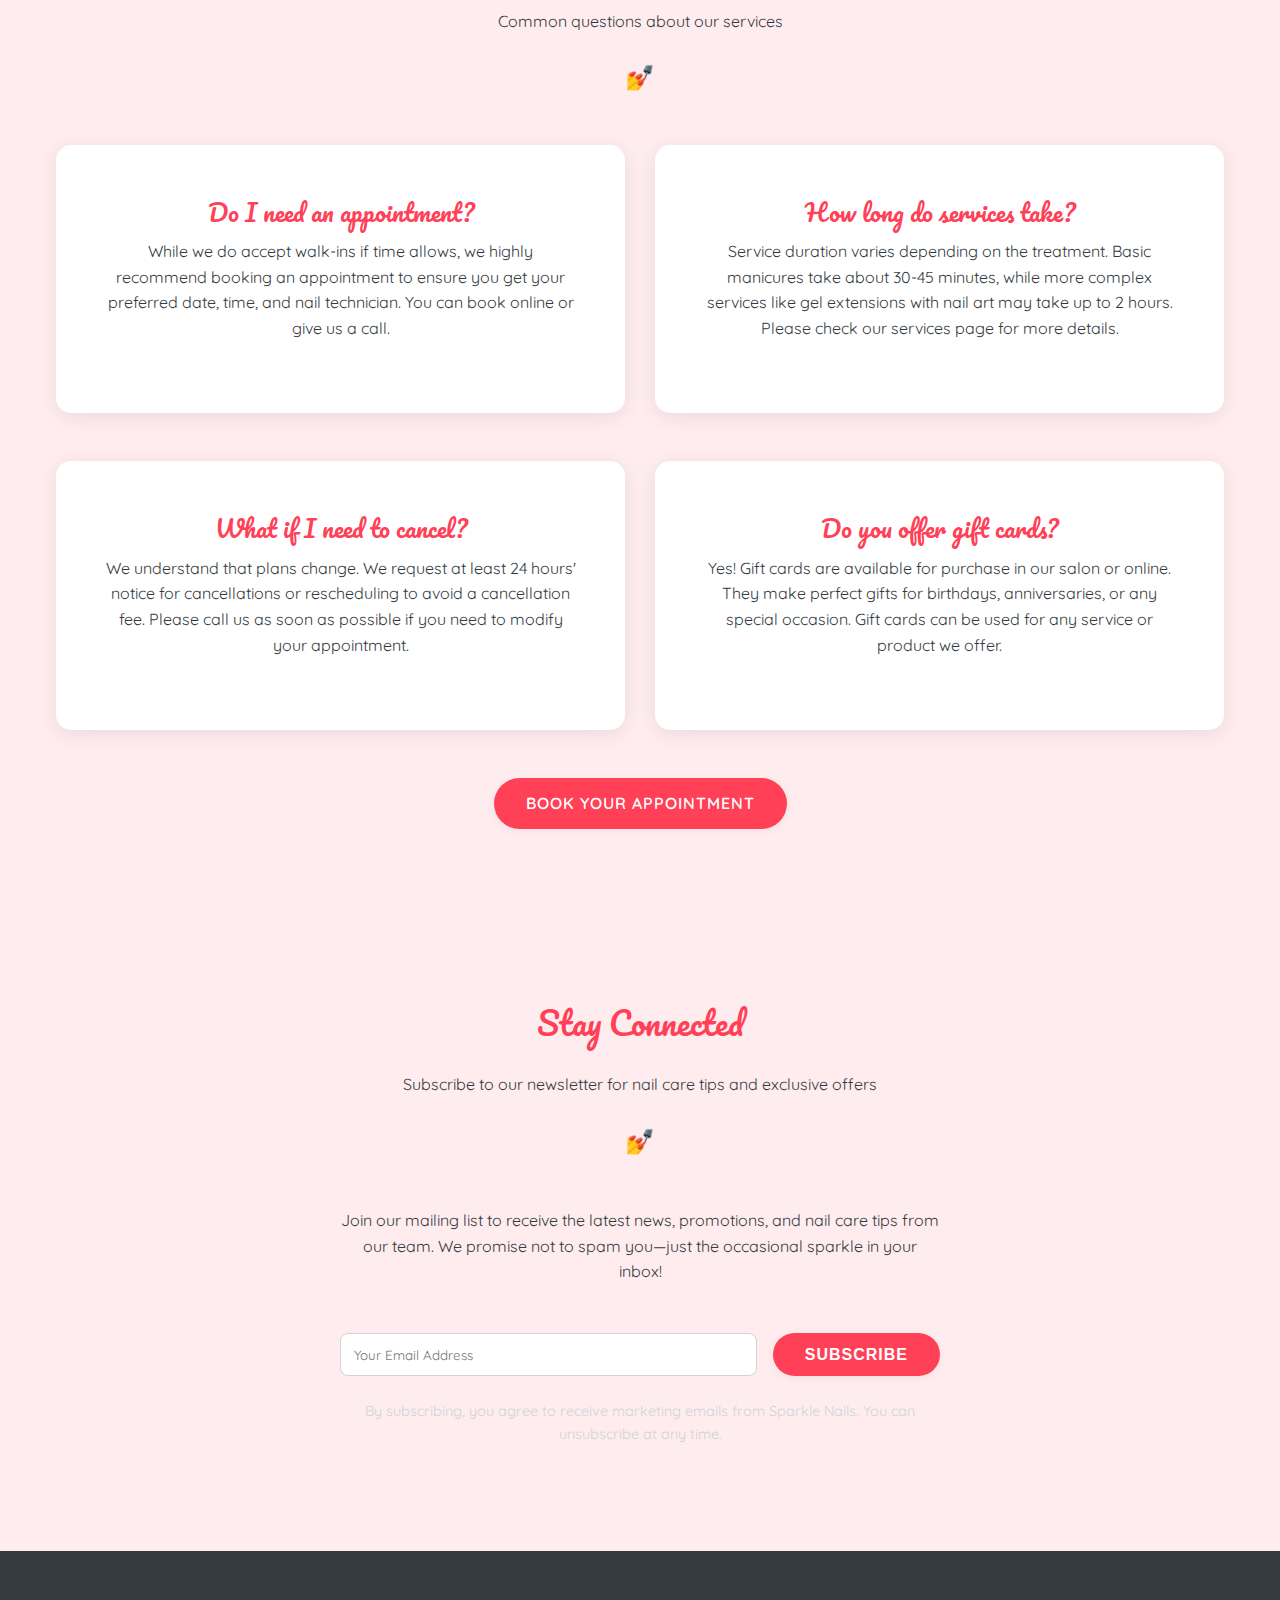
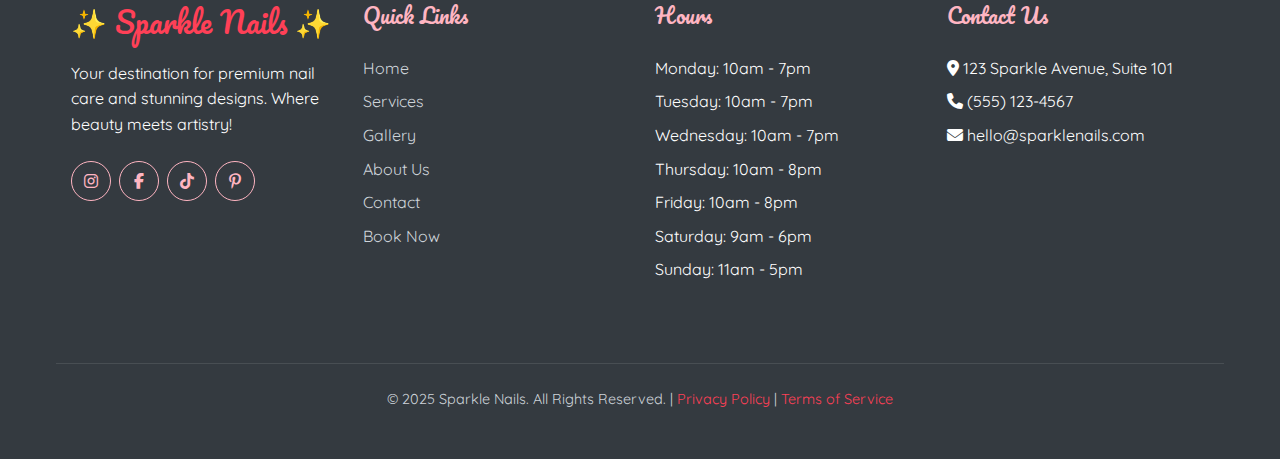
<file: contact.html>
<!DOCTYPE html>
<html lang="en">
<head>
    <meta charset="UTF-8">
    <meta name="viewport" content="width=device-width, initial-scale=1.0">
    <title>Contact Us | Sparkle Nails</title>
    <meta name="description" content="Get in touch with Sparkle Nails for appointments, questions, or inquiries. We're here to help with all your nail care needs.">
    
    <!-- Google Fonts -->
    <link rel="preconnect" href="https://fonts.googleapis.com">
    <link rel="preconnect" href="https://fonts.gstatic.com" crossorigin>
    <link href="https://fonts.googleapis.com/css2?family=Pacifico&family=Quicksand:wght@300;400;500;600;700&display=swap" rel="stylesheet">
    
    <!-- Font Awesome -->
    <link rel="stylesheet" href="https://cdnjs.cloudflare.com/ajax/libs/font-awesome/6.4.0/css/all.min.css">
    
    <!-- Custom CSS -->
    <link rel="stylesheet" href="css/style.css">
</head>
<body>
    <!-- Header -->
    <header>
        <div class="container header-inner">
            <div class="logo">
                <a href="index.html">✨ Sparkle Nails ✨</a>
            </div>
            <nav>
                <ul class="nav-list">
                    <li class="nav-item"><a href="index.html" class="nav-link">Home</a></li>
                    <li class="nav-item"><a href="services.html" class="nav-link">Services</a></li>
                    <li class="nav-item"><a href="gallery.html" class="nav-link">Gallery</a></li>
                    <li class="nav-item"><a href="about.html" class="nav-link">About</a></li>
                    <li class="nav-item"><a href="contact.html" class="nav-link active">Contact</a></li>
                    <li class="nav-item"><a href="booking.html" class="nav-link btn btn-primary">Book Now</a></li>
                </ul>
                <button class="mobile-toggle">
                    <i class="fas fa-bars"></i>
                </button>
            </nav>
        </div>
    </header>

    <!-- Page Title -->
    <section class="hero" style="padding-bottom: var(--spacing-md);">
        <div class="container">
            <div class="hero-content">
                <h1 class="animate-on-scroll">Contact <span class="text-primary">Us</span></h1>
                <p class="animate-on-scroll">We'd love to hear from you! Get in touch with our friendly team</p>
            </div>
        </div>
    </section>

    <!-- Contact Section -->
    <section id="contact" class="contact">
        <div class="container">
            <div class="section-title">
                <h2 class="add-glitter">Get In Touch</h2>
                <p>Have questions or want to schedule an appointment? Reach out to us!</p>
            </div>
            
            <div class="contact-grid">
                <div class="contact-info animate-on-scroll">
                    <h3>Contact Information</h3>
                    <p>We're here to answer any questions about our services, booking process, or anything else you might want to know about Sparkle Nails.</p>
                    
                    <div class="contact-item">
                        <div class="contact-icon">
                            <i class="fas fa-map-marker-alt"></i>
                        </div>
                        <div>
                            <h4>Visit Us</h4>
                            <p>123 Sparkle Avenue, Suite 101<br>New York, NY 10001</p>
                        </div>
                    </div>
                    
                    <div class="contact-item">
                        <div class="contact-icon">
                            <i class="fas fa-phone"></i>
                        </div>
                        <div>
                            <h4>Call Us</h4>
                            <p>(555) 123-4567</p>
                        </div>
                    </div>
                    
                    <div class="contact-item">
                        <div class="contact-icon">
                            <i class="fas fa-envelope"></i>
                        </div>
                        <div>
                            <h4>Email Us</h4>
                            <p>hello@sparklenails.com</p>
                        </div>
                    </div>
                    
                    <div class="contact-item">
                        <div class="contact-icon">
                            <i class="fas fa-clock"></i>
                        </div>
                        <div>
                            <h4>Business Hours</h4>
                            <p>Monday - Friday: 10am - 7pm<br>
                            Saturday: 9am - 6pm<br>
                            Sunday: 11am - 5pm</p>
                        </div>
                    </div>
                    
                    <div class="social-icons mt-4">
                        <a href="#" class="social-icon"><i class="fab fa-instagram"></i></a>
                        <a href="#" class="social-icon"><i class="fab fa-facebook-f"></i></a>
                        <a href="#" class="social-icon"><i class="fab fa-tiktok"></i></a>
                        <a href="#" class="social-icon"><i class="fab fa-pinterest-p"></i></a>
                    </div>
                </div>
                
                <div class="contact-form animate-on-scroll">
                    <h3>Send Us a Message</h3>
                    <form id="contact-form">
                        <div class="form-group">
                            <label for="name" class="form-label">Name</label>
                            <input type="text" id="name" class="form-control" placeholder="Your Name">
                        </div>
                        
                        <div class="form-group">
                            <label for="email" class="form-label">Email</label>
                            <input type="email" id="email" class="form-control" placeholder="Your Email">
                        </div>
                        
                        <div class="form-group">
                            <label for="phone" class="form-label">Phone</label>
                            <input type="tel" id="phone" class="form-control" placeholder="Your Phone Number">
                        </div>
                        
                        <div class="form-group">
                            <label for="subject" class="form-label">Subject</label>
                            <select id="subject" class="form-control">
                                <option value="" selected disabled>Select a Subject</option>
                                <option value="appointment">Appointment Inquiry</option>
                                <option value="service">Service Question</option>
                                <option value="feedback">Feedback</option>
                                <option value="other">Other</option>
                            </select>
                        </div>
                        
                        <div class="form-group">
                            <label for="message" class="form-label">Message</label>
                            <textarea id="message" class="form-control" placeholder="Your Message" rows="5"></textarea>
                        </div>
                        
                        <button type="submit" class="btn btn-primary">Send Message</button>
                    </form>
                </div>
            </div>
        </div>
    </section>

    <!-- Map Section -->
    <section id="map" class="services">
        <div class="container">
            <div class="section-title">
                <h2 class="add-glitter">Find Us</h2>
                <p>Located in the heart of the city for your convenience</p>
            </div>
            
            <div style="width: 100%; height: 400px; background-color: var(--pink-light); border-radius: var(--border-radius-md); display: flex; align-items: center; justify-content: center; margin-bottom: var(--spacing-lg);">
                <!-- In a real scenario, replace this with an actual map embed -->
                <div style="text-align: center;">
                    <i class="fas fa-map-marker-alt" style="font-size: 4rem; color: var(--pink-hot); margin-bottom: var(--spacing-sm);"></i>
                    <h3>Sparkle Nails Location</h3>
                    <p>123 Sparkle Avenue, Suite 101, New York, NY 10001</p>
                    <p><a href="https://maps.google.com" target="_blank" class="btn btn-outline mt-2">Open in Google Maps</a></p>
                </div>
            </div>
        </div>
    </section>

    <!-- FAQ Section -->
    <section id="faq" class="services" style="background-color: var(--pink-light);">
        <div class="container">
            <div class="section-title">
                <h2 class="add-glitter">Frequently Asked Questions</h2>
                <p>Common questions about our services</p>
            </div>
            
            <div class="row">
                <div class="col">
                    <div class="service-card animate-on-scroll">
                        <div class="service-content" style="padding: var(--spacing-lg);">
                            <h3 class="service-title">Do I need an appointment?</h3>
                            <p>While we do accept walk-ins if time allows, we highly recommend booking an appointment to ensure you get your preferred date, time, and nail technician. You can book online or give us a call.</p>
                        </div>
                    </div>
                </div>
                
                <div class="col">
                    <div class="service-card animate-on-scroll">
                        <div class="service-content" style="padding: var(--spacing-lg);">
                            <h3 class="service-title">How long do services take?</h3>
                            <p>Service duration varies depending on the treatment. Basic manicures take about 30-45 minutes, while more complex services like gel extensions with nail art may take up to 2 hours. Please check our services page for more details.</p>
                        </div>
                    </div>
                </div>
            </div>
            
            <div class="row mt-4">
                <div class="col">
                    <div class="service-card animate-on-scroll">
                        <div class="service-content" style="padding: var(--spacing-lg);">
                            <h3 class="service-title">What if I need to cancel?</h3>
                            <p>We understand that plans change. We request at least 24 hours' notice for cancellations or rescheduling to avoid a cancellation fee. Please call us as soon as possible if you need to modify your appointment.</p>
                        </div>
                    </div>
                </div>
                
                <div class="col">
                    <div class="service-card animate-on-scroll">
                        <div class="service-content" style="padding: var(--spacing-lg);">
                            <h3 class="service-title">Do you offer gift cards?</h3>
                            <p>Yes! Gift cards are available for purchase in our salon or online. They make perfect gifts for birthdays, anniversaries, or any special occasion. Gift cards can be used for any service or product we offer.</p>
                        </div>
                    </div>
                </div>
            </div>
            
            <div class="text-center mt-4">
                <a href="booking.html" class="btn btn-primary">Book Your Appointment</a>
            </div>
        </div>
    </section>

    <!-- Newsletter Section -->
    <section id="newsletter" class="about">
        <div class="container">
            <div class="section-title">
                <h2 class="add-glitter">Stay Connected</h2>
                <p>Subscribe to our newsletter for nail care tips and exclusive offers</p>
            </div>
            
            <div style="max-width: 600px; margin: 0 auto; text-align: center;">
                <p class="mb-4">Join our mailing list to receive the latest news, promotions, and nail care tips from our team. We promise not to spam you—just the occasional sparkle in your inbox!</p>
                
                <form class="animate-on-scroll" style="display: flex; gap: var(--spacing-sm); flex-wrap: wrap; justify-content: center; margin-bottom: var(--spacing-md);">
                    <input type="email" class="form-control" placeholder="Your Email Address" style="flex: 1; min-width: 250px;">
                    <button type="submit" class="btn btn-primary">Subscribe</button>
                </form>
                
                <p class="text-light" style="font-size: 0.9rem;">By subscribing, you agree to receive marketing emails from Sparkle Nails. You can unsubscribe at any time.</p>
            </div>
        </div>
    </section>

    <!-- Footer -->
    <footer class="footer">
        <div class="container">
            <div class="footer-row">
                <div class="footer-col">
                    <div class="footer-logo">✨ Sparkle Nails ✨</div>
                    <p class="footer-about">Your destination for premium nail care and stunning designs. Where beauty meets artistry!</p>
                    <div class="social-icons">
                        <a href="#" class="social-icon"><i class="fab fa-instagram"></i></a>
                        <a href="#" class="social-icon"><i class="fab fa-facebook-f"></i></a>
                        <a href="#" class="social-icon"><i class="fab fa-tiktok"></i></a>
                        <a href="#" class="social-icon"><i class="fab fa-pinterest-p"></i></a>
                    </div>
                </div>
                
                <div class="footer-col">
                    <h4 class="footer-title">Quick Links</h4>
                    <ul class="footer-links">
                        <li><a href="index.html">Home</a></li>
                        <li><a href="services.html">Services</a></li>
                        <li><a href="gallery.html">Gallery</a></li>
                        <li><a href="about.html">About Us</a></li>
                        <li><a href="contact.html">Contact</a></li>
                        <li><a href="booking.html">Book Now</a></li>
                    </ul>
                </div>
                
                <div class="footer-col">
                    <h4 class="footer-title">Hours</h4>
                    <ul class="footer-links">
                        <li>Monday: 10am - 7pm</li>
                        <li>Tuesday: 10am - 7pm</li>
                        <li>Wednesday: 10am - 7pm</li>
                        <li>Thursday: 10am - 8pm</li>
                        <li>Friday: 10am - 8pm</li>
                        <li>Saturday: 9am - 6pm</li>
                        <li>Sunday: 11am - 5pm</li>
                    </ul>
                </div>
                
                <div class="footer-col">
                    <h4 class="footer-title">Contact Us</h4>
                    <ul class="footer-links">
                        <li><i class="fas fa-map-marker-alt"></i> 123 Sparkle Avenue, Suite 101</li>
                        <li><i class="fas fa-phone"></i> (555) 123-4567</li>
                        <li><i class="fas fa-envelope"></i> hello@sparklenails.com</li>
                    </ul>
                </div>
            </div>
            
            <div class="footer-bottom">
                <p>&copy; 2025 Sparkle Nails. All Rights Reserved. | <a href="#">Privacy Policy</a> | <a href="#">Terms of Service</a></p>
            </div>
        </div>
    </footer>

    <!-- JavaScript -->
    <script src="js/main.js"></script>
</body>
</html>
</file>
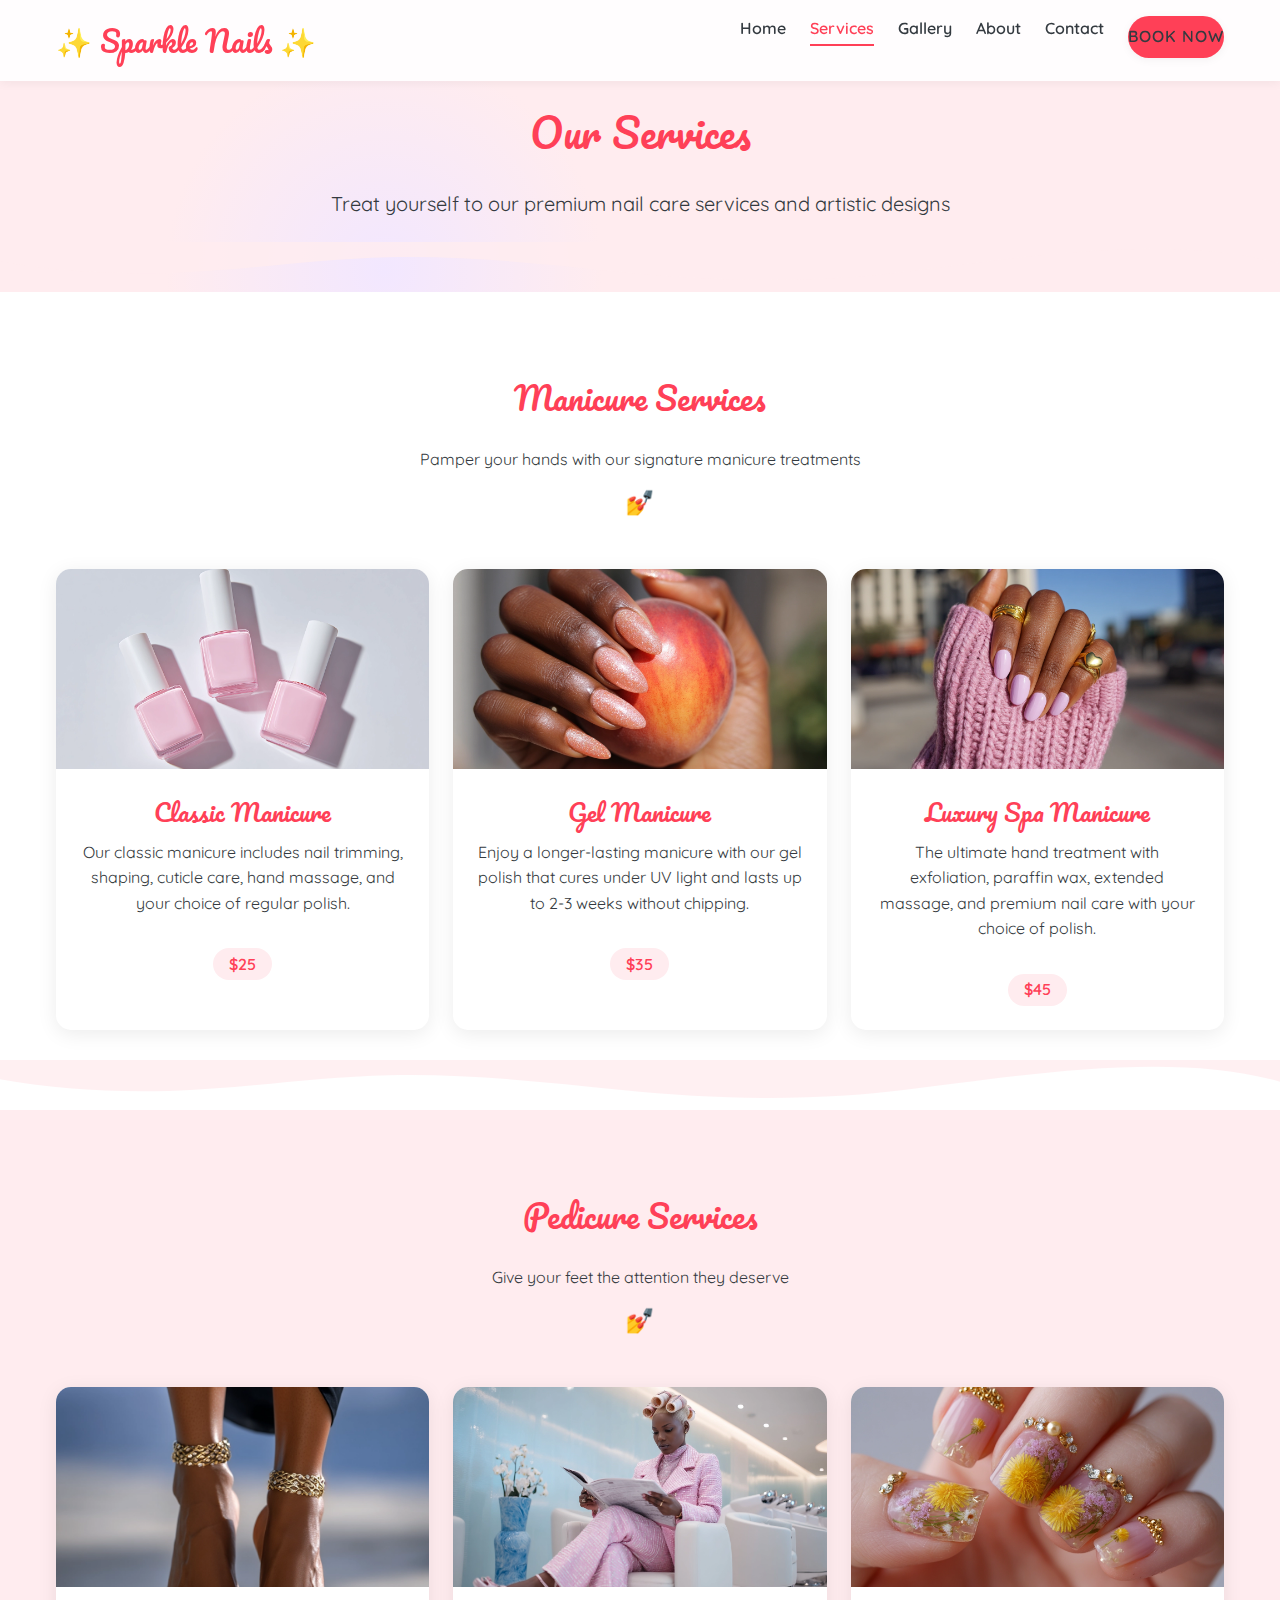
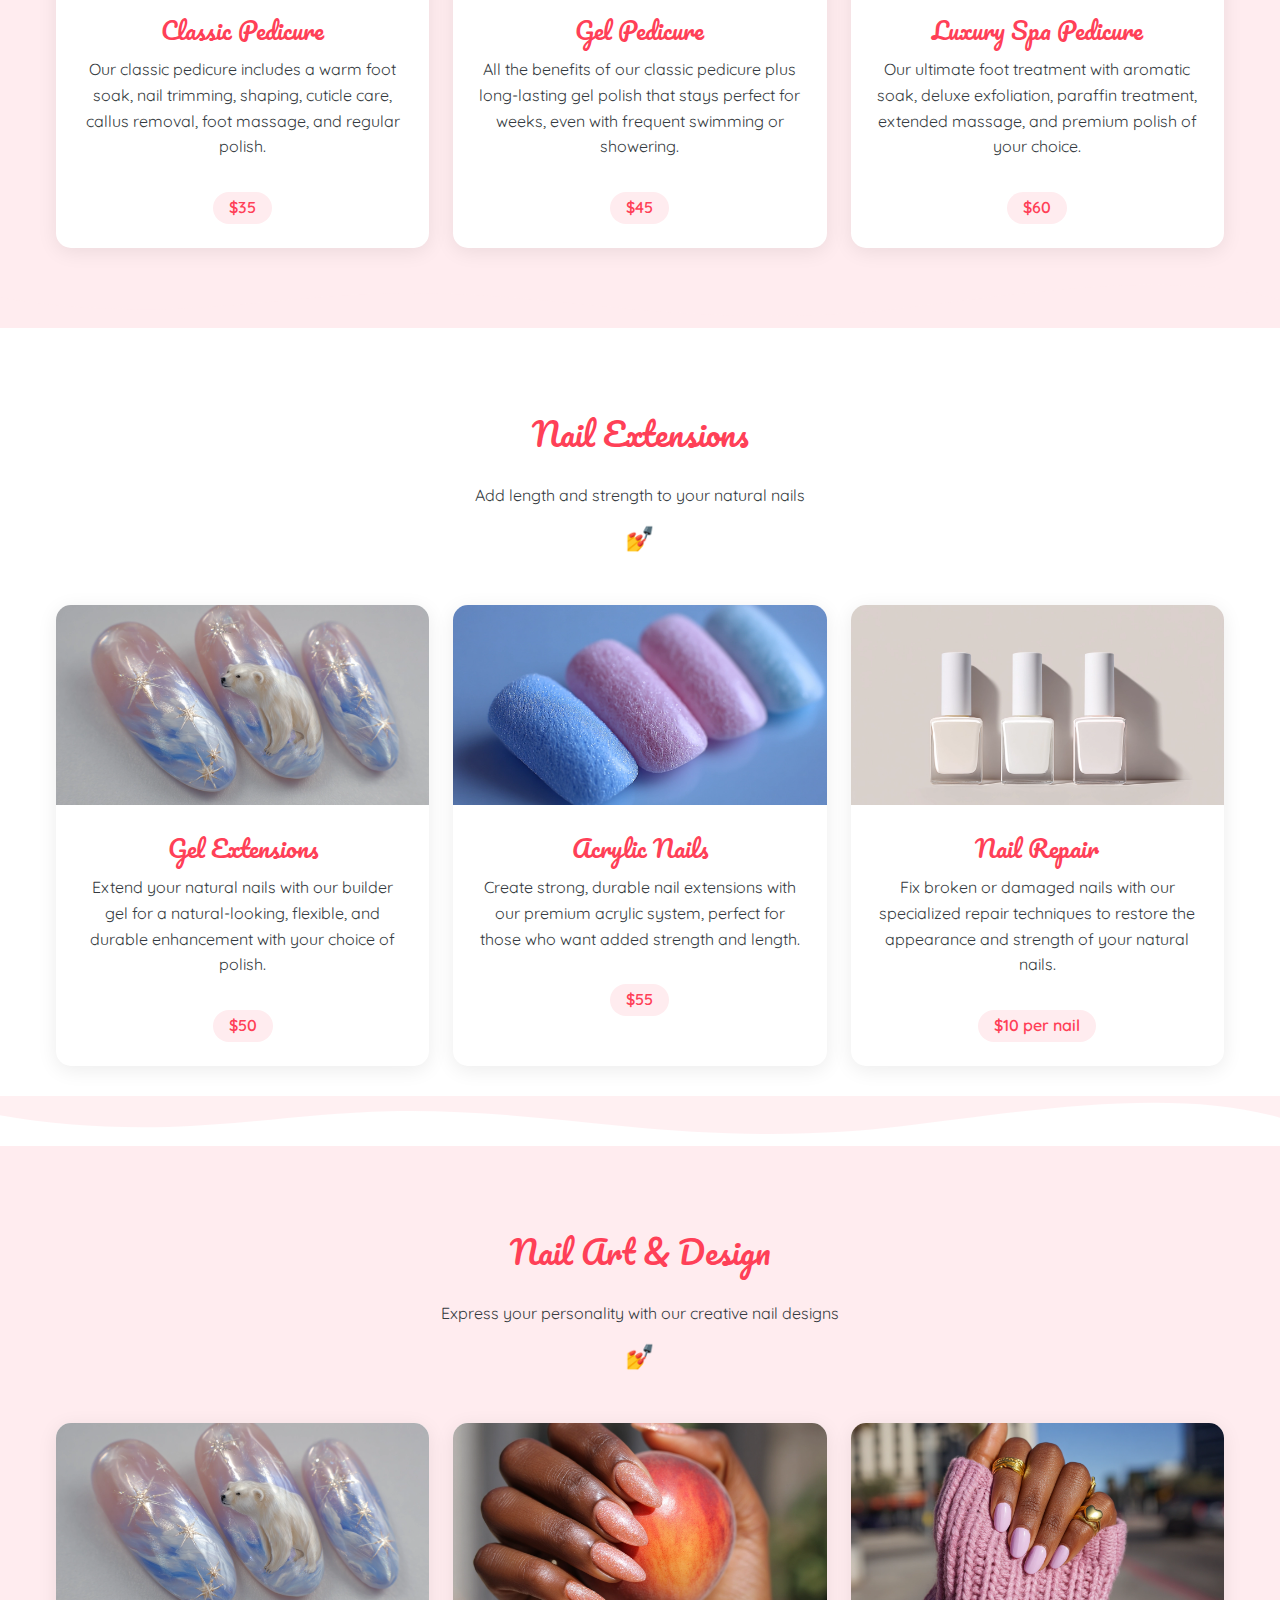
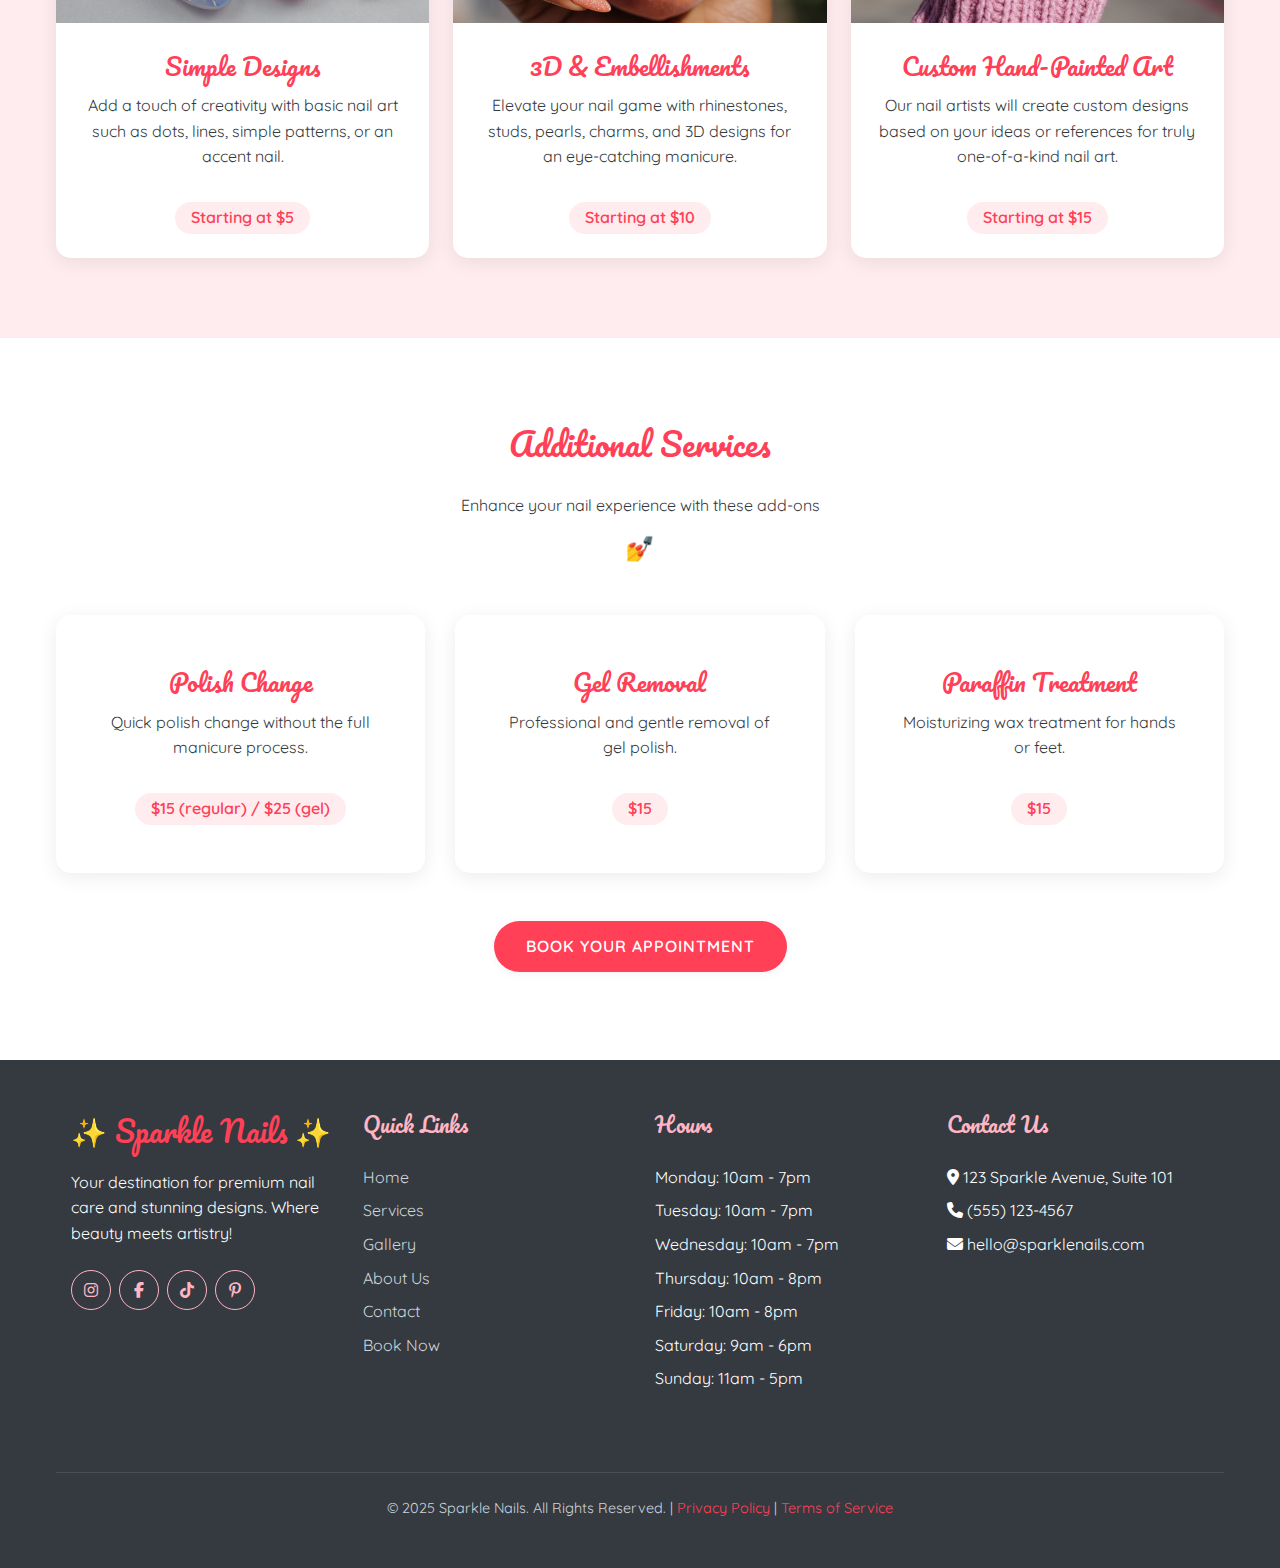
<file: services.html>
<!DOCTYPE html>
<html lang="en">
<head>
    <meta charset="UTF-8">
    <meta name="viewport" content="width=device-width, initial-scale=1.0">
    <title>Nail Salon Services | Manicures, Pedicures & Nail Art | Sparkle Nails</title>
    <meta name="description" content="Explore our premium nail salon services including luxurious manicures, pedicures, gel extensions, and artistic nail designs. View our full service menu and pricing.">
    <meta name="keywords" content="nail salon services, manicure, pedicure, gel nails, acrylic nails, nail extensions, nail art, nail designs, beauty services">
    <meta name="author" content="Sparkle Nails">
    <meta name="robots" content="index, follow">
    
    <!-- Open Graph / Facebook -->
    <meta property="og:type" content="website">
    <meta property="og:url" content="https://www.sparklenails.com/services.html">
    <meta property="og:title" content="Nail Salon Services | Manicures, Pedicures & Nail Art | Sparkle Nails">
    <meta property="og:description" content="Explore our premium nail salon services including luxurious manicures, pedicures, gel extensions, and artistic nail designs.">
    <meta property="og:image" content="assets/images/three_pink_nail_polish.webp">
    
    <!-- Twitter -->
    <meta property="twitter:card" content="summary_large_image">
    <meta property="twitter:url" content="https://www.sparklenails.com/services.html">
    <meta property="twitter:title" content="Nail Salon Services | Manicures, Pedicures & Nail Art | Sparkle Nails">
    <meta property="twitter:description" content="Explore our premium nail salon services including luxurious manicures, pedicures, gel extensions, and artistic nail designs.">
    <meta property="twitter:image" content="assets/images/three_pink_nail_polish.webp">
    
    <!-- Favicon -->
    <link rel="icon" type="image/png" href="assets/images/nail_art_of_marsh.webp">
    
    <!-- Google Fonts -->
    <link rel="preconnect" href="https://fonts.googleapis.com">
    <link rel="preconnect" href="https://fonts.gstatic.com" crossorigin>
    <link href="https://fonts.googleapis.com/css2?family=Pacifico&family=Quicksand:wght@300;400;500;600;700&display=swap" rel="stylesheet">
    
    <!-- Font Awesome -->
    <link rel="stylesheet" href="https://cdnjs.cloudflare.com/ajax/libs/font-awesome/6.4.0/css/all.min.css">
    
    <!-- Custom CSS -->
    <link rel="stylesheet" href="css/style.css">
    <link rel="stylesheet" href="css/responsive.css">
    
    <!-- Canonical URL -->
    <link rel="canonical" href="https://www.sparklenails.com/services.html">
</head>
<body>
    <!-- Header -->
    <header>
        <div class="container header-inner">
            <div class="logo">
                <a href="index.html">✨ Sparkle Nails ✨</a>
            </div>
            <nav>
                <ul class="nav-list">
                    <li class="nav-item"><a href="index.html" class="nav-link">Home</a></li>
                    <li class="nav-item"><a href="services.html" class="nav-link active">Services</a></li>
                    <li class="nav-item"><a href="gallery.html" class="nav-link">Gallery</a></li>
                    <li class="nav-item"><a href="about.html" class="nav-link">About</a></li>
                    <li class="nav-item"><a href="contact.html" class="nav-link">Contact</a></li>
                    <li class="nav-item"><a href="booking.html" class="nav-link btn btn-primary">Book Now</a></li>
                </ul>
                <button class="mobile-toggle">
                    <i class="fas fa-bars"></i>
                </button>
            </nav>
        </div>
    </header>

    <!-- Page Title -->
    <section class="hero" style="padding-bottom: var(--spacing-md);">
        <div class="container">
            <div class="hero-content">
                <h1 class="animate-on-scroll">Our <span class="text-primary">Services</span></h1>
                <p class="animate-on-scroll">Treat yourself to our premium nail care services and artistic designs</p>
            </div>
        </div>
    </section>

    <!-- Manicure Services -->
    <section id="manicure-services" class="services">
        <div class="container">
            <div class="section-title">
                <h2 class="add-glitter">Manicure Services</h2>
                <div class="section-subtitle">Pamper your hands with our signature manicure treatments</div>
            </div>
            
            <div class="service-cards">
                <div class="service-card animate-on-scroll">
                    <div class="service-image">
                        <img src="assets/images/three_pink_nail_polish.webp" alt="Classic Manicure">
                    </div>
                    <div class="service-content">
                        <h3 class="service-title">Classic Manicure</h3>
                        <p>Our classic manicure includes nail trimming, shaping, cuticle care, hand massage, and your choice of regular polish.</p>
                        <span class="service-price">$25</span>
                    </div>
                </div>
                
                <div class="service-card animate-on-scroll">
                    <div class="service-image">
                        <img src="assets/images/Peach_perfection_glossy_nails.webp" alt="Gel Manicure">
                    </div>
                    <div class="service-content">
                        <h3 class="service-title">Gel Manicure</h3>
                        <p>Enjoy a longer-lasting manicure with our gel polish that cures under UV light and lasts up to 2-3 weeks without chipping.</p>
                        <span class="service-price">$35</span>
                    </div>
                </div>
                
                <div class="service-card animate-on-scroll">
                    <div class="service-image">
                        <img src="assets/images/nails_of_an_influencer.webp" alt="Luxury Spa Manicure">
                    </div>
                    <div class="service-content">
                        <h3 class="service-title">Luxury Spa Manicure</h3>
                        <p>The ultimate hand treatment with exfoliation, paraffin wax, extended massage, and premium nail care with your choice of polish.</p>
                        <span class="service-price">$45</span>
                    </div>
                </div>
            </div>
        </div>
    </section>

    <!-- Pedicure Services -->
    <section id="pedicure-services" class="services" style="background-color: var(--pink-light);">
        <div class="container">
            <div class="section-title">
                <h2 class="add-glitter">Pedicure Services</h2>
                <div class="section-subtitle">Give your feet the attention they deserve</div>
            </div>
            
            <div class="service-cards">
                <div class="service-card animate-on-scroll">
                    <div class="service-image">
                        <img src="assets/images/feet_with_perfect_toe.webp" alt="Classic Pedicure">
                    </div>
                    <div class="service-content">
                        <h3 class="service-title">Classic Pedicure</h3>
                        <p>Our classic pedicure includes a warm foot soak, nail trimming, shaping, cuticle care, callus removal, foot massage, and regular polish.</p>
                        <span class="service-price">$35</span>
                    </div>
                </div>
                
                <div class="service-card animate-on-scroll">
                    <div class="service-image">
                        <img src="assets/images/woman_in_a_luxurious.webp" alt="Gel Pedicure">
                    </div>
                    <div class="service-content">
                        <h3 class="service-title">Gel Pedicure</h3>
                        <p>All the benefits of our classic pedicure plus long-lasting gel polish that stays perfect for weeks, even with frequent swimming or showering.</p>
                        <span class="service-price">$45</span>
                    </div>
                </div>
                
                <div class="service-card animate-on-scroll">
                    <div class="service-image">
                        <img src="assets/images/garden_picnicsunnysunday_morning.webp" alt="Luxury Spa Pedicure">
                    </div>
                    <div class="service-content">
                        <h3 class="service-title">Luxury Spa Pedicure</h3>
                        <p>Our ultimate foot treatment with aromatic soak, deluxe exfoliation, paraffin treatment, extended massage, and premium polish of your choice.</p>
                        <span class="service-price">$60</span>
                    </div>
                </div>
            </div>
        </div>
    </section>

    <!-- Nail Extensions -->
    <section id="nail-extensions" class="services">
        <div class="container">
            <div class="section-title">
                <h2 class="add-glitter">Nail Extensions</h2>
                <div class="section-subtitle">Add length and strength to your natural nails</div>
            </div>
            
            <div class="service-cards">
                <div class="service-card animate-on-scroll">
                    <div class="service-image">
                        <img src="assets/images/stars_beautifulnail.webp" alt="Gel Extensions">
                    </div>
                    <div class="service-content">
                        <h3 class="service-title">Gel Extensions</h3>
                        <p>Extend your natural nails with our builder gel for a natural-looking, flexible, and durable enhancement with your choice of polish.</p>
                        <span class="service-price">$50</span>
                    </div>
                </div>
                
                <div class="service-card animate-on-scroll">
                    <div class="service-image">
                        <img src="assets/images/nail_art_of_marsh.webp" alt="Acrylic Nails">
                    </div>
                    <div class="service-content">
                        <h3 class="service-title">Acrylic Nails</h3>
                        <p>Create strong, durable nail extensions with our premium acrylic system, perfect for those who want added strength and length.</p>
                        <span class="service-price">$55</span>
                    </div>
                </div>
                
                <div class="service-card animate-on-scroll">
                    <div class="service-image">
                        <img src="assets/images/three_white_nail_polish.webp" alt="Nail Repair">
                    </div>
                    <div class="service-content">
                        <h3 class="service-title">Nail Repair</h3>
                        <p>Fix broken or damaged nails with our specialized repair techniques to restore the appearance and strength of your natural nails.</p>
                        <span class="service-price">$10 per nail</span>
                    </div>
                </div>
            </div>
        </div>
    </section>

    <!-- Nail Art -->
    <section id="nail-art" class="services" style="background-color: var(--pink-light);">
        <div class="container">
            <div class="section-title">
                <h2 class="add-glitter">Nail Art & Design</h2>
                <div class="section-subtitle">Express your personality with our creative nail designs</div>
            </div>
            
            <div class="service-cards">
                <div class="service-card animate-on-scroll">
                    <div class="service-image">
                        <img src="assets/images/stars_beautifulnail.webp" alt="Simple Designs">
                    </div>
                    <div class="service-content">
                        <h3 class="service-title">Simple Designs</h3>
                        <p>Add a touch of creativity with basic nail art such as dots, lines, simple patterns, or an accent nail.</p>
                        <span class="service-price">Starting at $5</span>
                    </div>
                </div>
                
                <div class="service-card animate-on-scroll">
                    <div class="service-image">
                        <img src="assets/images/Peach_perfection_glossy_nails.webp" alt="3D & Embellishments">
                    </div>
                    <div class="service-content">
                        <h3 class="service-title">3D & Embellishments</h3>
                        <p>Elevate your nail game with rhinestones, studs, pearls, charms, and 3D designs for an eye-catching manicure.</p>
                        <span class="service-price">Starting at $10</span>
                    </div>
                </div>
                
                <div class="service-card animate-on-scroll">
                    <div class="service-image">
                        <img src="assets/images/nails_of_an_influencer.webp" alt="Custom Hand-Painted Art">
                    </div>
                    <div class="service-content">
                        <h3 class="service-title">Custom Hand-Painted Art</h3>
                        <p>Our nail artists will create custom designs based on your ideas or references for truly one-of-a-kind nail art.</p>
                        <span class="service-price">Starting at $15</span>
                    </div>
                </div>
            </div>
        </div>
    </section>

    <!-- Additional Services -->
    <section id="additional-services" class="services">
        <div class="container">
            <div class="section-title">
                <h2 class="add-glitter">Additional Services</h2>
                <div class="section-subtitle">Enhance your nail experience with these add-ons</div>
            </div>
            
            <div class="row">
                <div class="col">
                    <div class="service-card animate-on-scroll">
                        <div class="service-content" style="padding: var(--spacing-lg);">
                            <h3 class="service-title">Polish Change</h3>
                            <p>Quick polish change without the full manicure process.</p>
                            <span class="service-price">$15 (regular) / $25 (gel)</span>
                        </div>
                    </div>
                </div>
                
                <div class="col">
                    <div class="service-card animate-on-scroll">
                        <div class="service-content" style="padding: var(--spacing-lg);">
                            <h3 class="service-title">Gel Removal</h3>
                            <p>Professional and gentle removal of gel polish.</p>
                            <span class="service-price">$15</span>
                        </div>
                    </div>
                </div>
                
                <div class="col">
                    <div class="service-card animate-on-scroll">
                        <div class="service-content" style="padding: var(--spacing-lg);">
                            <h3 class="service-title">Paraffin Treatment</h3>
                            <p>Moisturizing wax treatment for hands or feet.</p>
                            <span class="service-price">$15</span>
                        </div>
                    </div>
                </div>
            </div>
            
            <div class="text-center mt-4">
                <a href="booking.html" class="btn btn-primary">Book Your Appointment</a>
            </div>
        </div>
    </section>

    <!-- Footer -->
    <footer class="footer">
        <div class="container">
            <div class="footer-row">
                <div class="footer-col">
                    <div class="footer-logo">✨ Sparkle Nails ✨</div>
                    <p class="footer-about">Your destination for premium nail care and stunning designs. Where beauty meets artistry!</p>
                    <div class="social-icons">
                        <a href="#" class="social-icon"><i class="fab fa-instagram"></i></a>
                        <a href="#" class="social-icon"><i class="fab fa-facebook-f"></i></a>
                        <a href="#" class="social-icon"><i class="fab fa-tiktok"></i></a>
                        <a href="#" class="social-icon"><i class="fab fa-pinterest-p"></i></a>
                    </div>
                </div>
                
                <div class="footer-col">
                    <h4 class="footer-title">Quick Links</h4>
                    <ul class="footer-links">
                        <li><a href="index.html">Home</a></li>
                        <li><a href="services.html">Services</a></li>
                        <li><a href="gallery.html">Gallery</a></li>
                        <li><a href="about.html">About Us</a></li>
                        <li><a href="contact.html">Contact</a></li>
                        <li><a href="booking.html">Book Now</a></li>
                    </ul>
                </div>
                
                <div class="footer-col">
                    <h4 class="footer-title">Hours</h4>
                    <ul class="footer-links">
                        <li>Monday: 10am - 7pm</li>
                        <li>Tuesday: 10am - 7pm</li>
                        <li>Wednesday: 10am - 7pm</li>
                        <li>Thursday: 10am - 8pm</li>
                        <li>Friday: 10am - 8pm</li>
                        <li>Saturday: 9am - 6pm</li>
                        <li>Sunday: 11am - 5pm</li>
                    </ul>
                </div>
                
                <div class="footer-col">
                    <h4 class="footer-title">Contact Us</h4>
                    <ul class="footer-links">
                        <li><i class="fas fa-map-marker-alt"></i> 123 Sparkle Avenue, Suite 101</li>
                        <li><i class="fas fa-phone"></i> (555) 123-4567</li>
                        <li><i class="fas fa-envelope"></i> hello@sparklenails.com</li>
                    </ul>
                </div>
            </div>
            
            <div class="footer-bottom">
                <p>&copy; 2025 Sparkle Nails. All Rights Reserved. | <a href="#">Privacy Policy</a> | <a href="#">Terms of Service</a></p>
            </div>
        </div>
    </footer>

    <!-- JavaScript -->
    <script src="js/main.js"></script>
</body>
</html>
</file>
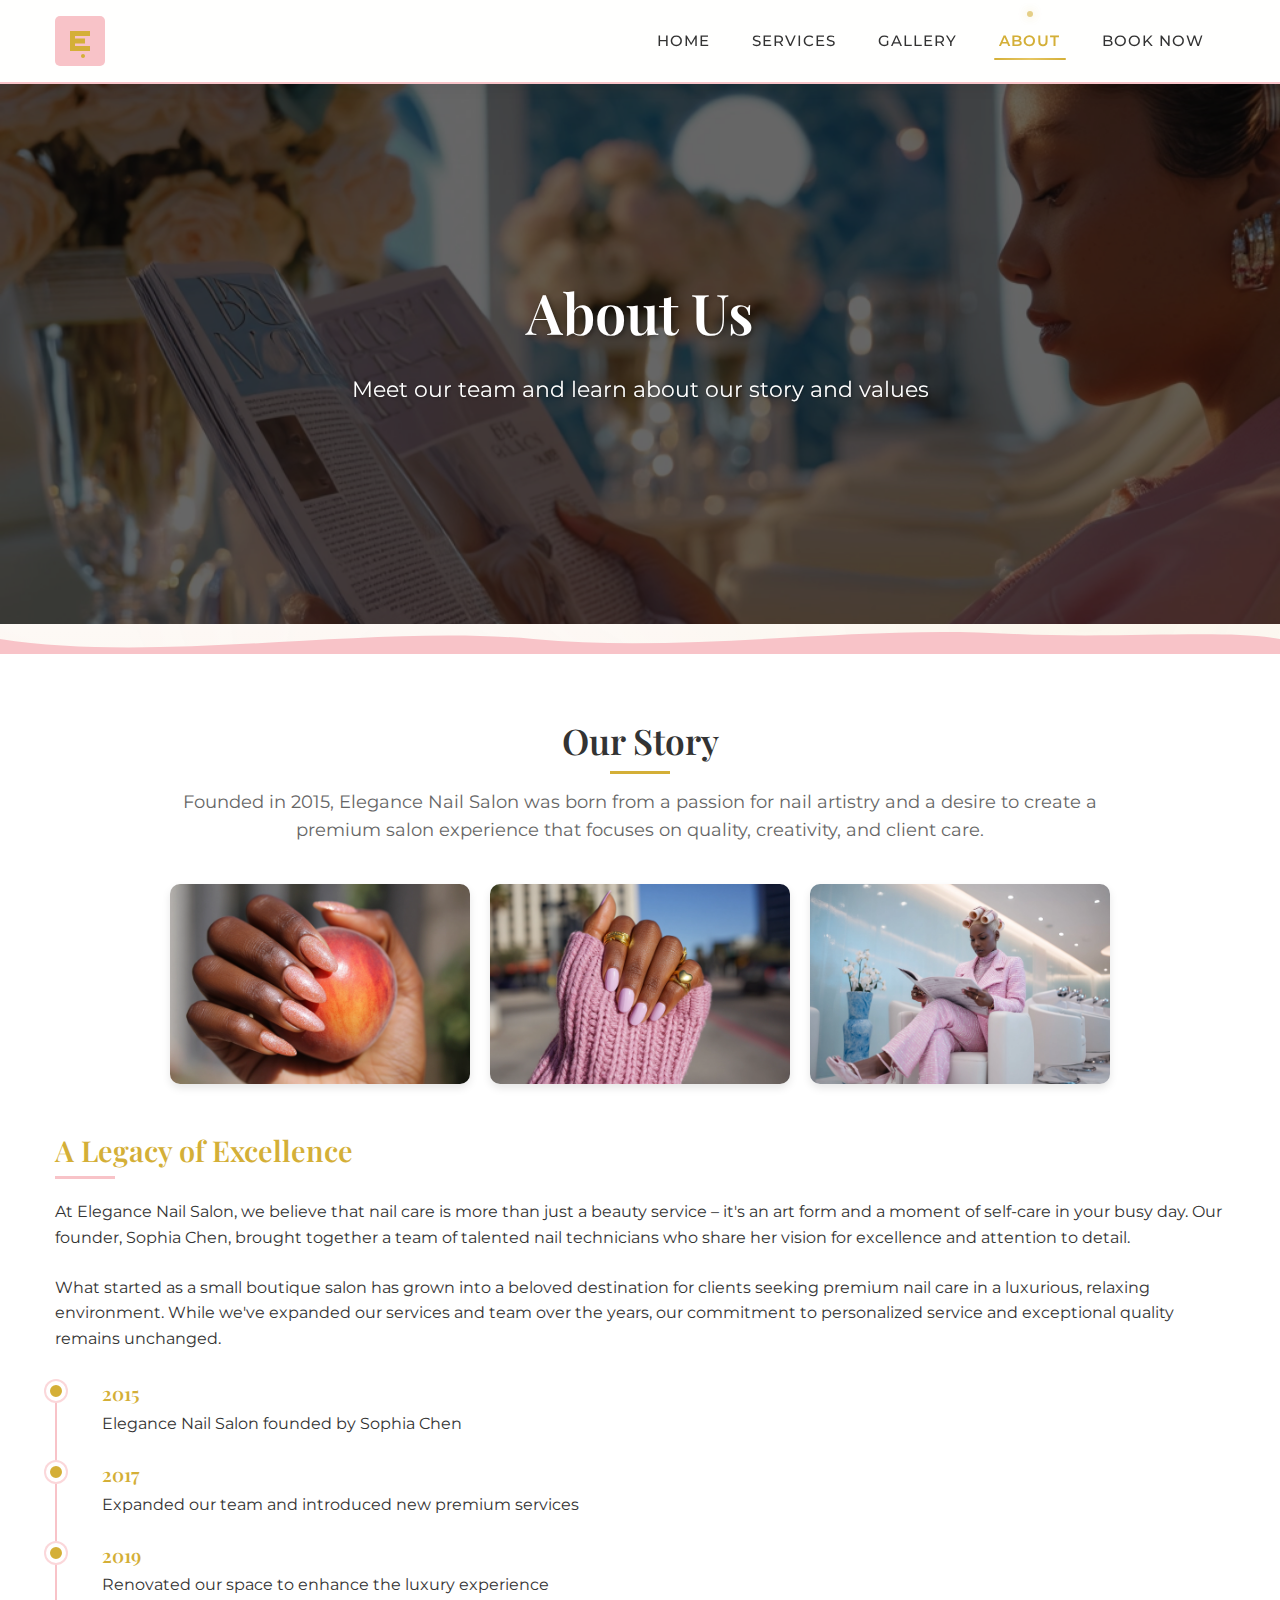
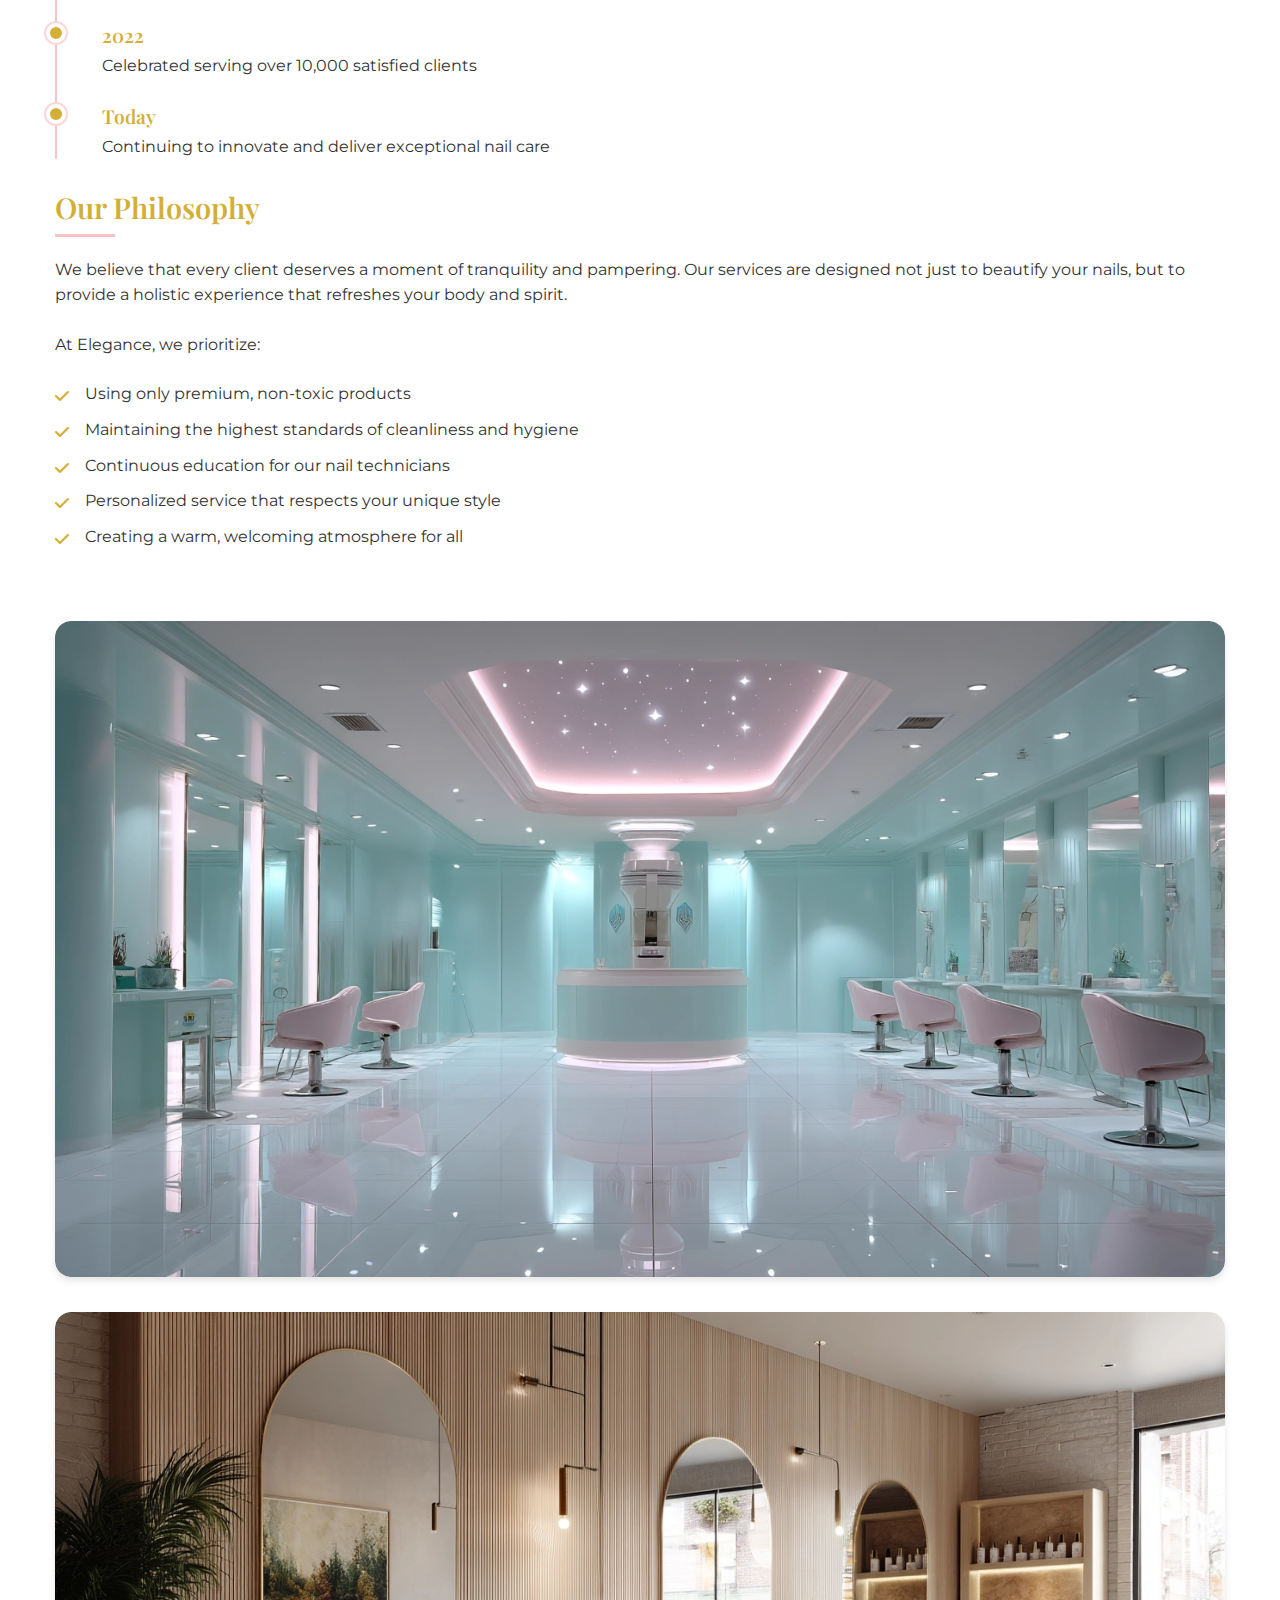
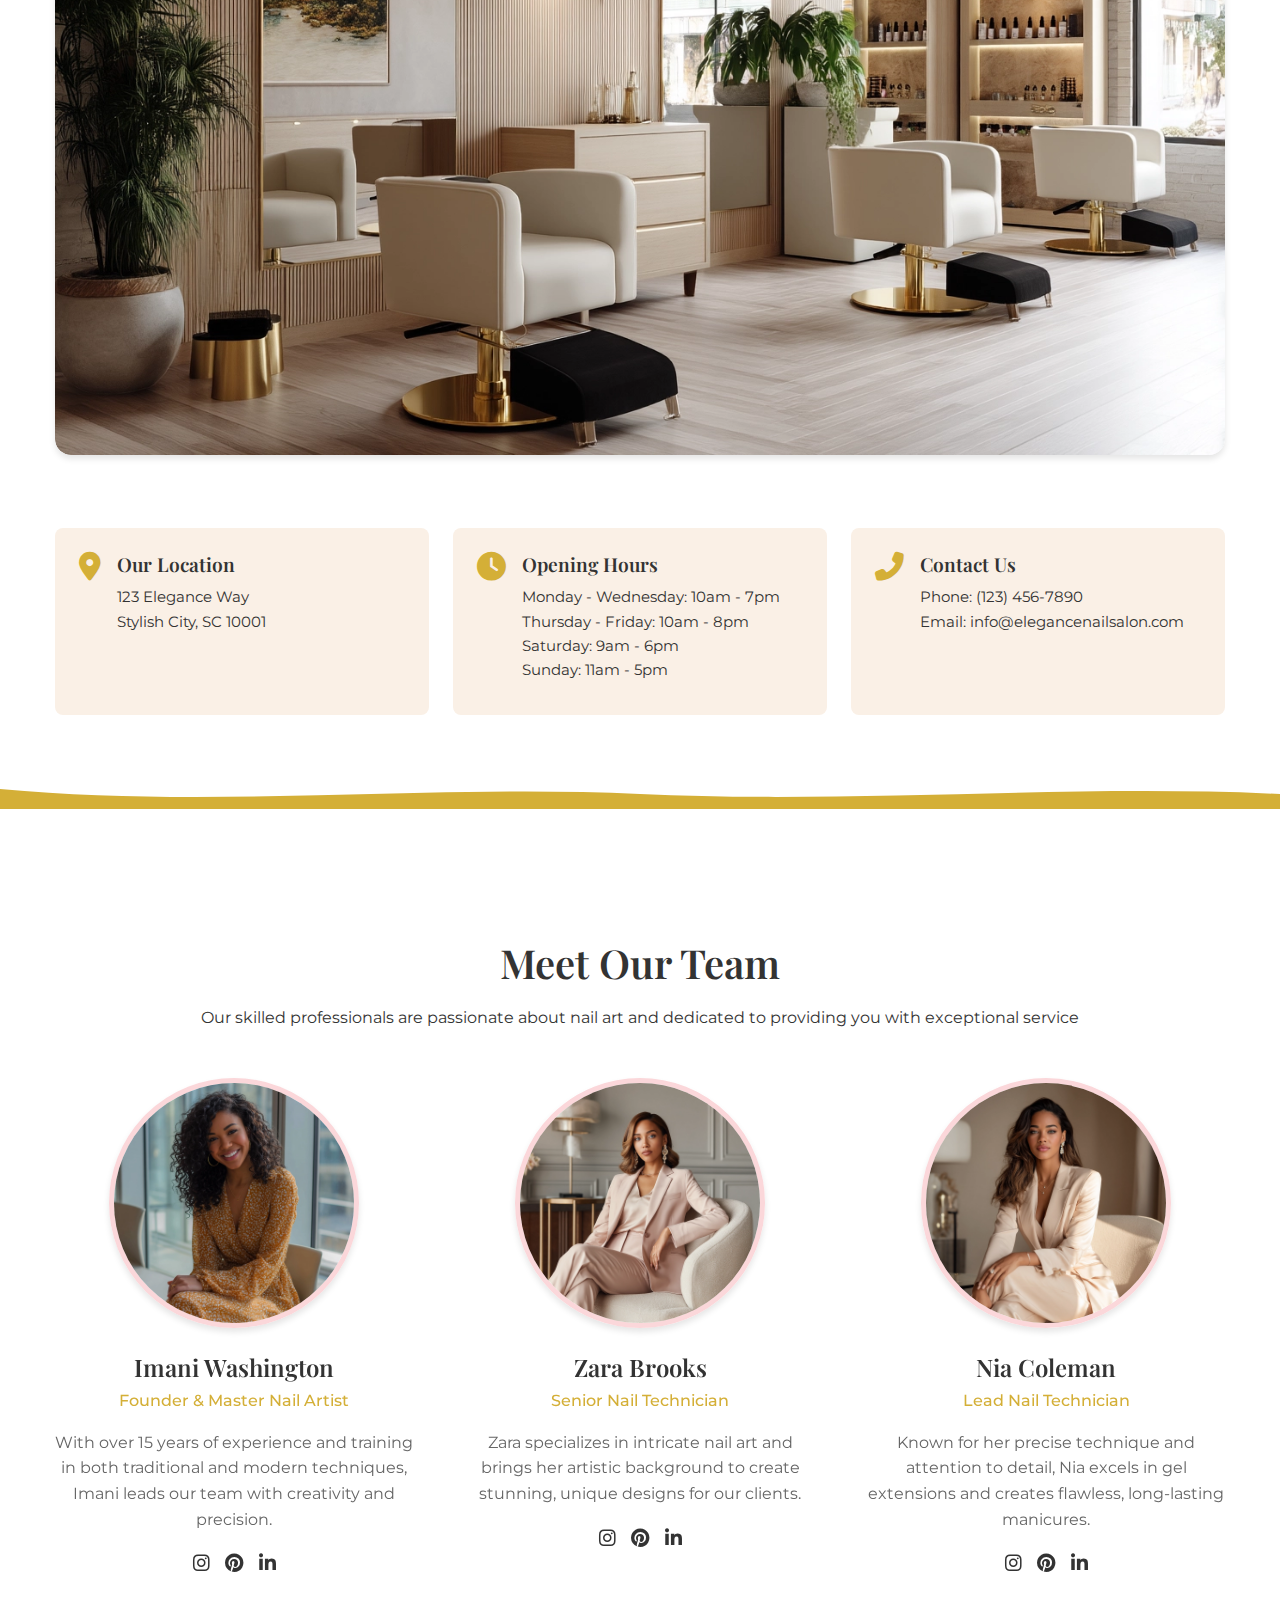
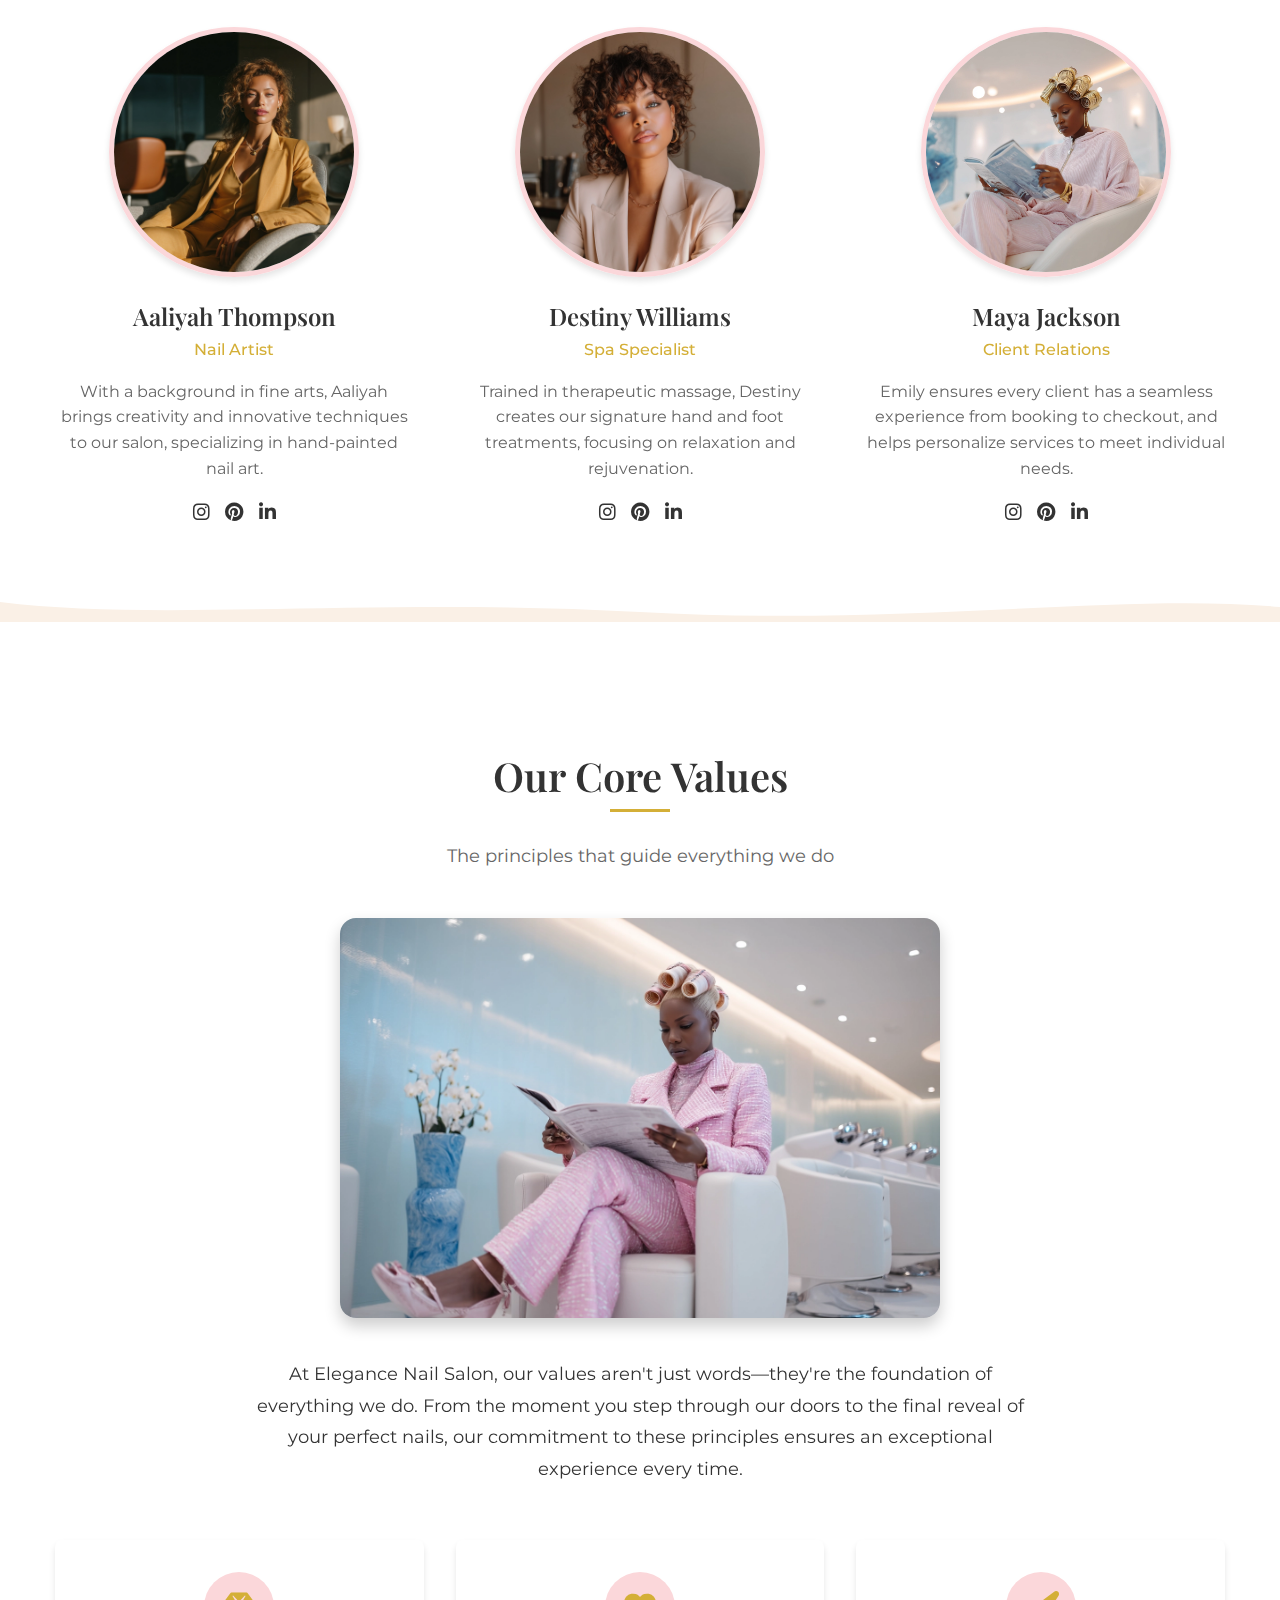
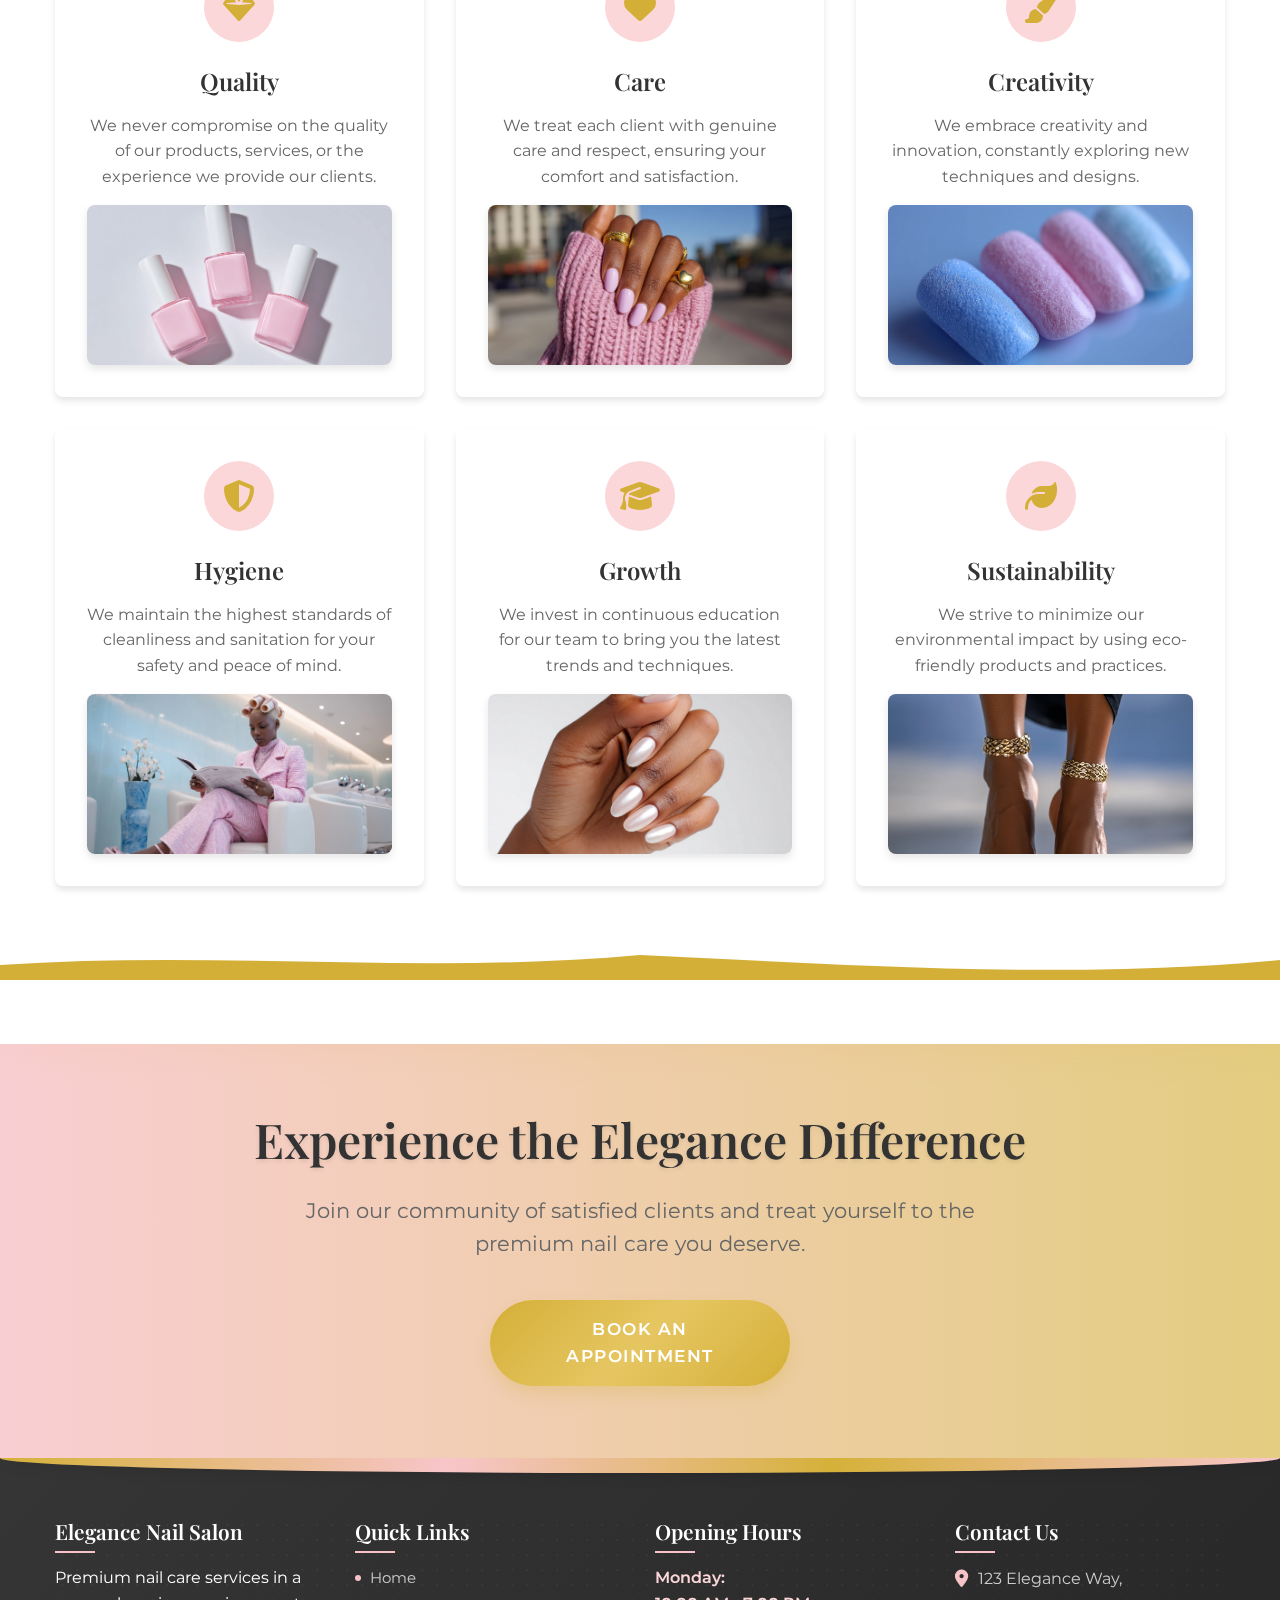
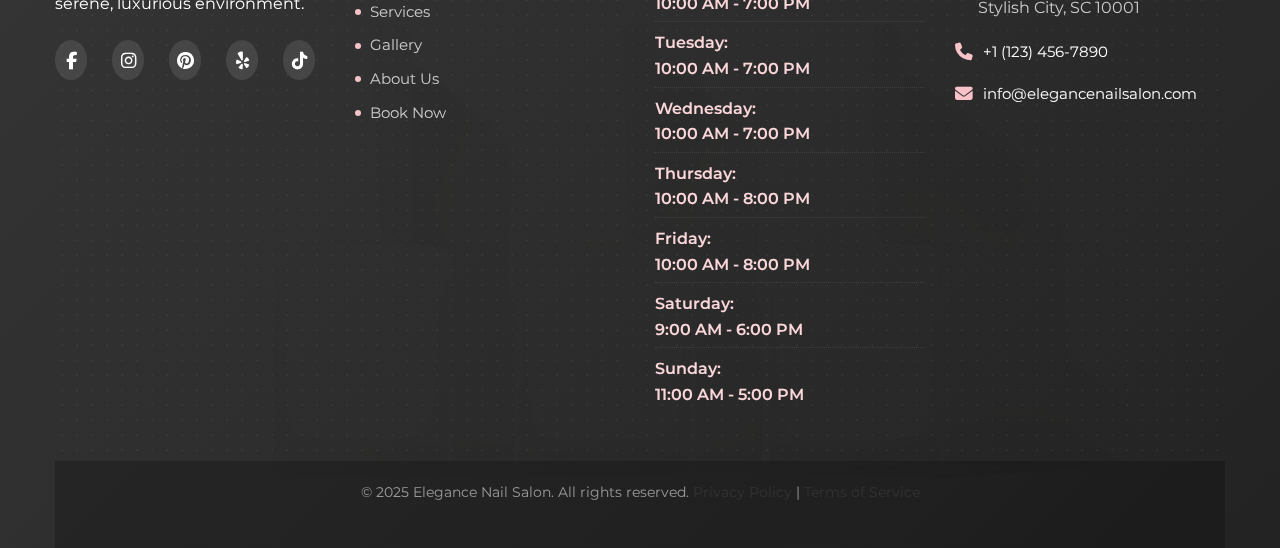
<file: for_sale/about.html>
<!DOCTYPE html>
<html lang="en">
<head>
    <meta charset="UTF-8">
    <meta name="viewport" content="width=device-width, initial-scale=1.0">
    <title>About Us | Elegance Nail Salon</title>
    <meta name="description" content="Learn about Elegance Nail Salon, our team, values, and commitment to providing premium nail care services in a luxurious environment.">
    <meta name="keywords" content="nail salon team, nail technicians, nail salon history, beauty experts, nail salon staff, nail care professionals">
    <meta name="author" content="Elegance Nail Salon">
    <meta name="robots" content="index, follow">
    <meta property="og:title" content="About Us | Elegance Nail Salon">
    <meta property="og:description" content="Learn about Elegance Nail Salon, our team, values, and commitment to providing premium nail care services in a luxurious environment.">
    <meta property="og:type" content="website">
    <meta property="og:url" content="https://www.elegancenailsalon.com/about.html">
    <meta property="og:image" content="assets/images/woman-1.webp">
    <link rel="canonical" href="https://www.elegancenailsalon.com/about.html">

    <!-- Google Fonts -->
    <link rel="preconnect" href="https://fonts.googleapis.com">
    <link rel="preconnect" href="https://fonts.gstatic.com" crossorigin>
    <link href="https://fonts.googleapis.com/css2?family=Playfair+Display:wght@400;500;600;700&family=Montserrat:wght@300;400;500;600&display=swap" rel="stylesheet">

    <!-- Font Awesome -->
    <link rel="stylesheet" href="https://cdnjs.cloudflare.com/ajax/libs/font-awesome/6.4.0/css/all.min.css">

    <!-- Custom CSS -->
    <link rel="stylesheet" href="css/styles.css">
    <link rel="stylesheet" href="css/responsive.css">
    <link rel="stylesheet" href="css/pages.css">
    <link rel="stylesheet" href="css/glossy.css">
    <link rel="stylesheet" href="css/paint-effects.css">
    <link rel="stylesheet" href="css/mobile-buttons.css">
    <link rel="stylesheet" href="css/fix-mobile.css">
    <link rel="stylesheet" href="css/improved-button-effects.css">
    <link rel="stylesheet" href="css/clean-design.css">
    <link rel="stylesheet" href="css/simple-wave-dividers.css">
    <link rel="stylesheet" href="css/elegant-footer.css">
    <link rel="stylesheet" href="css/nav-logo.css">
    <link rel="stylesheet" href="css/back-to-top.css">
    <link rel="stylesheet" href="css/nav-interactions.css">
    <link rel="stylesheet" href="css/images-fix.css">
</head>
<body>
    <!-- Header Section -->
    <header id="header">
        <div class="container">
            <div class="logo-container">
                <div class="text-logo">
                    <a href="index.html">
                        <img src="assets/square-logo.svg" alt="Elegance Nail Salon Logo" class="square-logo">
                    </a>
                </div>
            </div>
            <nav id="navbar">
                <ul class="nav-menu">
                    <li><a href="index.html" class="nav-link">Home</a></li>
                    <li><a href="services.html" class="nav-link">Services</a></li>
                    <li><a href="gallery.html" class="nav-link">Gallery</a></li>
                    <li><a href="about.html" class="nav-link active">About</a></li>
                    <li><a href="booking.html" class="nav-link">Book Now</a></li>
                </ul>
                <div class="hamburger">
                    <span class="bar"></span>
                    <span class="bar"></span>
                    <span class="bar"></span>
                </div>
            </nav>
        </div>
    </header>

    <!-- Page Banner -->
    <div class="page-banner">
        <img src="assets/images/TONE_woman_in_a_luxurious_Lemurian.webp" alt="Elegance Nail Salon Team" class="banner-image">
        <div class="banner-overlay"></div>
        <div class="banner-content">
            <h1>About Us</h1>
            <p>Meet our team and learn about our story and values</p>
        </div>
    </div>

    <!-- Wave Divider -->
    <div class="wave-divider wave-medium wave-primary">
        <svg xmlns="http://www.w3.org/2000/svg" viewBox="0 0 1200 30" preserveAspectRatio="none">
            <path d="M0,15 C150,40 350,0 500,15 C650,30 800,0 950,10 C1050,15 1150,5 1200,15 L1200,30 L0,30 Z"></path>
        </svg>
    </div>

    <!-- About Section -->
    <section class="about-page section-padding">
        <div class="container">
            <div class="about-intro">
                <h2>Our Story</h2>
                <p>Founded in 2015, Elegance Nail Salon was born from a passion for nail artistry and a desire to create a premium salon experience that focuses on quality, creativity, and client care.</p>
                <div class="about-gallery">
                    <img src="assets/images/Peach_perfection_glossy_nails.webp" alt="Elegant nail designs" class="gallery-image">
                    <img src="assets/images/nails_of_an_influencer.webp" alt="Professional nail care" class="gallery-image">
                    <img src="assets/images/woman_in_a_luxurious.webp" alt="Luxurious salon experience" class="gallery-image">
                </div>
            </div>

            <div class="about-content">
                <div class="about-text">
                    <h3>A Legacy of Excellence</h3>
                    <p>At Elegance Nail Salon, we believe that nail care is more than just a beauty service – it's an art form and a moment of self-care in your busy day. Our founder, Sophia Chen, brought together a team of talented nail technicians who share her vision for excellence and attention to detail.</p>
                    <p>What started as a small boutique salon has grown into a beloved destination for clients seeking premium nail care in a luxurious, relaxing environment. While we've expanded our services and team over the years, our commitment to personalized service and exceptional quality remains unchanged.</p>

                    <div class="timeline">
                        <div class="timeline-item">
                            <div class="timeline-dot"></div>
                            <div class="timeline-content">
                                <h4>2015</h4>
                                <p>Elegance Nail Salon founded by Sophia Chen</p>
                            </div>
                        </div>
                        <div class="timeline-item">
                            <div class="timeline-dot"></div>
                            <div class="timeline-content">
                                <h4>2017</h4>
                                <p>Expanded our team and introduced new premium services</p>
                            </div>
                        </div>
                        <div class="timeline-item">
                            <div class="timeline-dot"></div>
                            <div class="timeline-content">
                                <h4>2019</h4>
                                <p>Renovated our space to enhance the luxury experience</p>
                            </div>
                        </div>
                        <div class="timeline-item">
                            <div class="timeline-dot"></div>
                            <div class="timeline-content">
                                <h4>2022</h4>
                                <p>Celebrated serving over 10,000 satisfied clients</p>
                            </div>
                        </div>
                        <div class="timeline-item">
                            <div class="timeline-dot"></div>
                            <div class="timeline-content">
                                <h4>Today</h4>
                                <p>Continuing to innovate and deliver exceptional nail care</p>
                            </div>
                        </div>
                    </div>

                    <h3>Our Philosophy</h3>
                    <p>We believe that every client deserves a moment of tranquility and pampering. Our services are designed not just to beautify your nails, but to provide a holistic experience that refreshes your body and spirit.</p>
                    <p>At Elegance, we prioritize:</p>
                    <ul class="checkmark-list">
                        <li>Using only premium, non-toxic products</li>
                        <li>Maintaining the highest standards of cleanliness and hygiene</li>
                        <li>Continuous education for our nail technicians</li>
                        <li>Personalized service that respects your unique style</li>
                        <li>Creating a warm, welcoming atmosphere for all</li>
                    </ul>
                </div>
                <div class="about-image">
                    <div class="image-container">
                        <img src="assets/images/retro_hair_salon_interior.webp" alt="Elegance Nail Salon interior" class="rounded-image">
                    </div>
                    <div class="image-container second-image">
                        <img src="assets/images/two_barber_chairs.webp" alt="Nail care treatment" class="rounded-image">
                    </div>
                    <div class="business-info">
                        <div class="info-item">
                            <i class="fas fa-map-marker-alt"></i>
                            <div class="info-details">
                                <h4>Our Location</h4>
                                <p>123 Elegance Way<br>Stylish City, SC 10001</p>
                            </div>
                        </div>
                        <div class="info-item">
                            <i class="fas fa-clock"></i>
                            <div class="info-details">
                                <h4>Opening Hours</h4>
                                <p>Monday - Wednesday: 10am - 7pm<br>Thursday - Friday: 10am - 8pm<br>Saturday: 9am - 6pm<br>Sunday: 11am - 5pm</p>
                            </div>
                        </div>
                        <div class="info-item">
                            <i class="fas fa-phone-alt"></i>
                            <div class="info-details">
                                <h4>Contact Us</h4>
                                <p>Phone: <a href="tel:+11234567890">(123) 456-7890</a><br>Email: <a href="mailto:info@elegancenailsalon.com">info@elegancenailsalon.com</a></p>
                            </div>
                        </div>
                    </div>
                </div>
            </div>
        </div>
    </section>

    <!-- Wave Divider -->
    <div class="wave-divider wave-medium wave-accent">
        <svg xmlns="http://www.w3.org/2000/svg" viewBox="0 0 1200 30" preserveAspectRatio="none">
            <path d="M0,10 C200,30 400,5 600,15 C800,25 1000,5 1200,15 L1200,30 L0,30 Z"></path>
        </svg>
    </div>

    <!-- Team Section -->
    <section class="team-section section-padding">
        <div class="container">
            <div class="team-header">
                <h2>Meet Our Team</h2>
                <p>Our skilled professionals are passionate about nail art and dedicated to providing you with exceptional service</p>
            </div>

            <div class="team-grid">
                <div class="team-member">
                    <div class="member-image">
                        <img src="assets/images/woman-1.webp" alt="Sophia Chen - Founder & Master Nail Artist">
                    </div>
                    <div class="member-info">
                        <h3>Imani Washington</h3>
                        <p class="position">Founder & Master Nail Artist</p>
                        <p>With over 15 years of experience and training in both traditional and modern techniques, Imani leads our team with creativity and precision.</p>
                        <div class="member-social">
                            <a href="#"><i class="fab fa-instagram"></i></a>
                            <a href="#"><i class="fab fa-pinterest"></i></a>
                            <a href="#"><i class="fab fa-linkedin-in"></i></a>
                        </div>
                    </div>
                </div>

                <div class="team-member">
                    <div class="member-image">
                        <img src="assets/images/woman-2.webp" alt="Zara Brooks - Senior Nail Technician">
                    </div>
                    <div class="member-info">
                        <h3>Zara Brooks</h3>
                        <p class="position">Senior Nail Technician</p>
                        <p>Zara specializes in intricate nail art and brings her artistic background to create stunning, unique designs for our clients.</p>
                        <div class="member-social">
                            <a href="#"><i class="fab fa-instagram"></i></a>
                            <a href="#"><i class="fab fa-pinterest"></i></a>
                            <a href="#"><i class="fab fa-linkedin-in"></i></a>
                        </div>
                    </div>
                </div>

                <div class="team-member">
                    <div class="member-image">
                        <img src="assets/images/woman-3.webp" alt="Nia Coleman - Lead Nail Technician">
                    </div>
                    <div class="member-info">
                        <h3>Nia Coleman</h3>
                        <p class="position">Lead Nail Technician</p>
                        <p>Known for her precise technique and attention to detail, Nia excels in gel extensions and creates flawless, long-lasting manicures.</p>
                        <div class="member-social">
                            <a href="#"><i class="fab fa-instagram"></i></a>
                            <a href="#"><i class="fab fa-pinterest"></i></a>
                            <a href="#"><i class="fab fa-linkedin-in"></i></a>
                        </div>
                    </div>
                </div>

                <div class="team-member">
                    <div class="member-image">
                        <img src="assets/images/woman-4.webp" alt="Aaliyah Thompson - Nail Artist">
                    </div>
                    <div class="member-info">
                        <h3>Aaliyah Thompson</h3>
                        <p class="position">Nail Artist</p>
                        <p>With a background in fine arts, Aaliyah brings creativity and innovative techniques to our salon, specializing in hand-painted nail art.</p>
                        <div class="member-social">
                            <a href="#"><i class="fab fa-instagram"></i></a>
                            <a href="#"><i class="fab fa-pinterest"></i></a>
                            <a href="#"><i class="fab fa-linkedin-in"></i></a>
                        </div>
                    </div>
                </div>

                <div class="team-member">
                    <div class="member-image">
                        <img src="assets/images/woman-5.webp" alt="Destiny Williams - Spa Specialist">
                    </div>
                    <div class="member-info">
                        <h3>Destiny Williams</h3>
                        <p class="position">Spa Specialist</p>
                        <p>Trained in therapeutic massage, Destiny creates our signature hand and foot treatments, focusing on relaxation and rejuvenation.</p>
                        <div class="member-social">
                            <a href="#"><i class="fab fa-instagram"></i></a>
                            <a href="#"><i class="fab fa-pinterest"></i></a>
                            <a href="#"><i class="fab fa-linkedin-in"></i></a>
                        </div>
                    </div>
                </div>

                <div class="team-member">
                    <div class="member-image">
                        <img src="assets/images/A_stylwoman_in_a_luxurious_Lemurian.webp" alt="Maya Jackson - Client Relations">
                    </div>
                    <div class="member-info">
                        <h3>Maya Jackson</h3>
                        <p class="position">Client Relations</p>
                        <p>Emily ensures every client has a seamless experience from booking to checkout, and helps personalize services to meet individual needs.</p>
                        <div class="member-social">
                            <a href="#"><i class="fab fa-instagram"></i></a>
                            <a href="#"><i class="fab fa-pinterest"></i></a>
                            <a href="#"><i class="fab fa-linkedin-in"></i></a>
                        </div>
                    </div>
                </div>
            </div>
        </div>
    </section>

    <!-- Wave Divider -->
    <div class="wave-divider wave-medium wave-light">
        <svg xmlns="http://www.w3.org/2000/svg" viewBox="0 0 1200 30" preserveAspectRatio="none">
            <path d="M0,10 C150,30 350,5 600,20 C850,35 1050,0 1200,15 L1200,30 L0,30 Z"></path>
        </svg>
    </div>

    <!-- Values Section -->
    <section class="values-section">
        <div class="container">
            <div class="section-header">
                <h2>Our Core Values</h2>
                <p>The principles that guide everything we do</p>
            </div>

            <div class="values-intro">
                <img src="assets/images/woman_in_a_luxurious.webp" alt="Nail artist at work" class="values-image">
                <p class="values-description">At Elegance Nail Salon, our values aren't just words—they're the foundation of everything we do. From the moment you step through our doors to the final reveal of your perfect nails, our commitment to these principles ensures an exceptional experience every time.</p>
            </div>

            <div class="values-container">
                <div class="value-item">
                    <div class="value-icon">
                        <i class="fas fa-gem"></i>
                    </div>
                    <h3>Quality</h3>
                    <p>We never compromise on the quality of our products, services, or the experience we provide our clients.</p>
                    <img src="assets/images/three_pink_nail_polish.webp" alt="Premium quality nail polish" class="value-image">
                </div>

                <div class="value-item">
                    <div class="value-icon">
                        <i class="fas fa-heart"></i>
                    </div>
                    <h3>Care</h3>
                    <p>We treat each client with genuine care and respect, ensuring your comfort and satisfaction.</p>
                    <img src="assets/images/nails_of_an_influencer.webp" alt="Nail care treatment" class="value-image">
                </div>

                <div class="value-item">
                    <div class="value-icon">
                        <i class="fas fa-paint-brush"></i>
                    </div>
                    <h3>Creativity</h3>
                    <p>We embrace creativity and innovation, constantly exploring new techniques and designs.</p>
                    <img src="assets/images/nail_art_of_marsh.webp" alt="Creative nail art design" class="value-image">
                </div>

                <div class="value-item">
                    <div class="value-icon">
                        <i class="fas fa-shield-alt"></i>
                    </div>
                    <h3>Hygiene</h3>
                    <p>We maintain the highest standards of cleanliness and sanitation for your safety and peace of mind.</p>
                    <img src="assets/images/woman_in_a_luxurious.webp" alt="Clean salon equipment" class="value-image">
                </div>

                <div class="value-item">
                    <div class="value-icon">
                        <i class="fas fa-graduation-cap"></i>
                    </div>
                    <h3>Growth</h3>
                    <p>We invest in continuous education for our team to bring you the latest trends and techniques.</p>
                    <img src="assets/images/womans_hand_showcasing_her_luxurious_manicure.webp" alt="Learning new nail techniques" class="value-image">
                </div>

                <div class="value-item">
                    <div class="value-icon">
                        <i class="fas fa-leaf"></i>
                    </div>
                    <h3>Sustainability</h3>
                    <p>We strive to minimize our environmental impact by using eco-friendly products and practices.</p>
                    <img src="assets/images/feet_with_perfect_toe.webp" alt="Eco-friendly nail products" class="value-image">
                </div>
            </div>
        </div>
    </section>

    <!-- Wave Divider -->
    <div class="wave-divider wave-medium wave-accent">
        <svg xmlns="http://www.w3.org/2000/svg" viewBox="0 0 1200 30" preserveAspectRatio="none">
            <path d="M0,15 C200,0 400,25 600,5 C800,15 1000,30 1200,10 L1200,30 L0,30 Z"></path>
        </svg>
    </div>

    <!-- CTA Section -->
    <section class="cta-section">
        <div class="container">
            <div class="cta-content">
                <h2>Experience the Elegance Difference</h2>
                <p>Join our community of satisfied clients and treat yourself to the premium nail care you deserve.</p>
                <a href="booking.html" class="btn btn-primary">Book an Appointment</a>
            </div>
        </div>
    </section>

    <!-- Footer -->
    <footer>
        <img src="assets/images/three_white_nail_polish.webp" alt="Nail salon pattern" class="footer-background-image">
        <div class="container">
            <div class="footer-content">
                <div class="footer-columns">
                    <div class="footer-column">
                        <h4>Elegance Nail Salon</h4>
                        <p>Premium nail care services in a serene, luxurious environment.</p>
                        <div class="social-icons">
                            <a href="#" aria-label="Facebook"><i class="fab fa-facebook-f"></i></a>
                            <a href="#" aria-label="Instagram"><i class="fab fa-instagram"></i></a>
                            <a href="#" aria-label="Pinterest"><i class="fab fa-pinterest"></i></a>
                            <a href="#" aria-label="Yelp"><i class="fab fa-yelp"></i></a>
                            <a href="#" aria-label="TikTok"><i class="fab fa-tiktok"></i></a>
                        </div>
                    </div>
                    <div class="footer-column">
                        <h4>Quick Links</h4>
                        <ul class="footer-menu">
                            <li><a href="index.html">Home</a></li>
                            <li><a href="services.html">Services</a></li>
                            <li><a href="gallery.html">Gallery</a></li>
                            <li><a href="about.html">About Us</a></li>
                            <li><a href="booking.html">Book Now</a></li>
                        </ul>
                    </div>
                    <div class="footer-column">
                        <h4>Opening Hours</h4>
                        <ul class="hours-list">
                            <li><span class="day">Monday:</span> <span>10:00 AM - 7:00 PM</span></li>
                            <li><span class="day">Tuesday:</span> <span>10:00 AM - 7:00 PM</span></li>
                            <li><span class="day">Wednesday:</span> <span>10:00 AM - 7:00 PM</span></li>
                            <li><span class="day">Thursday:</span> <span>10:00 AM - 8:00 PM</span></li>
                            <li><span class="day">Friday:</span> <span>10:00 AM - 8:00 PM</span></li>
                            <li><span class="day">Saturday:</span> <span>9:00 AM - 6:00 PM</span></li>
                            <li><span class="day">Sunday:</span> <span>11:00 AM - 5:00 PM</span></li>
                        </ul>
                    </div>
                    <div class="footer-column">
                        <h4>Contact Us</h4>
                        <address>
                            <p><i class="fas fa-map-marker-alt"></i> <span>123 Elegance Way,<br>Stylish City, SC 10001</span></p>
                            <p><i class="fas fa-phone"></i> <a href="tel:+11234567890">+1 (123) 456-7890</a></p>
                            <p><i class="fas fa-envelope"></i> <a href="mailto:info@elegancenailsalon.com">info@elegancenailsalon.com</a></p>
                        </address>
                    </div>
                </div>
            </div>
            <div class="copyright">
                <p>&copy; 2025 Elegance Nail Salon. All rights reserved. <a href="#">Privacy Policy</a> | <a href="#">Terms of Service</a></p>
            </div>
        </div>
    </footer>



    <!-- Scripts -->
    <script src="js/main.js"></script>
    <script src="js/nav-interactions.js"></script>
    <!-- Back to Top Button -->
    <button id="back-to-top-btn" aria-label="Back to Top">
        <i class="fas fa-arrow-up"></i>
    </button>

</body>
</html>
</file>
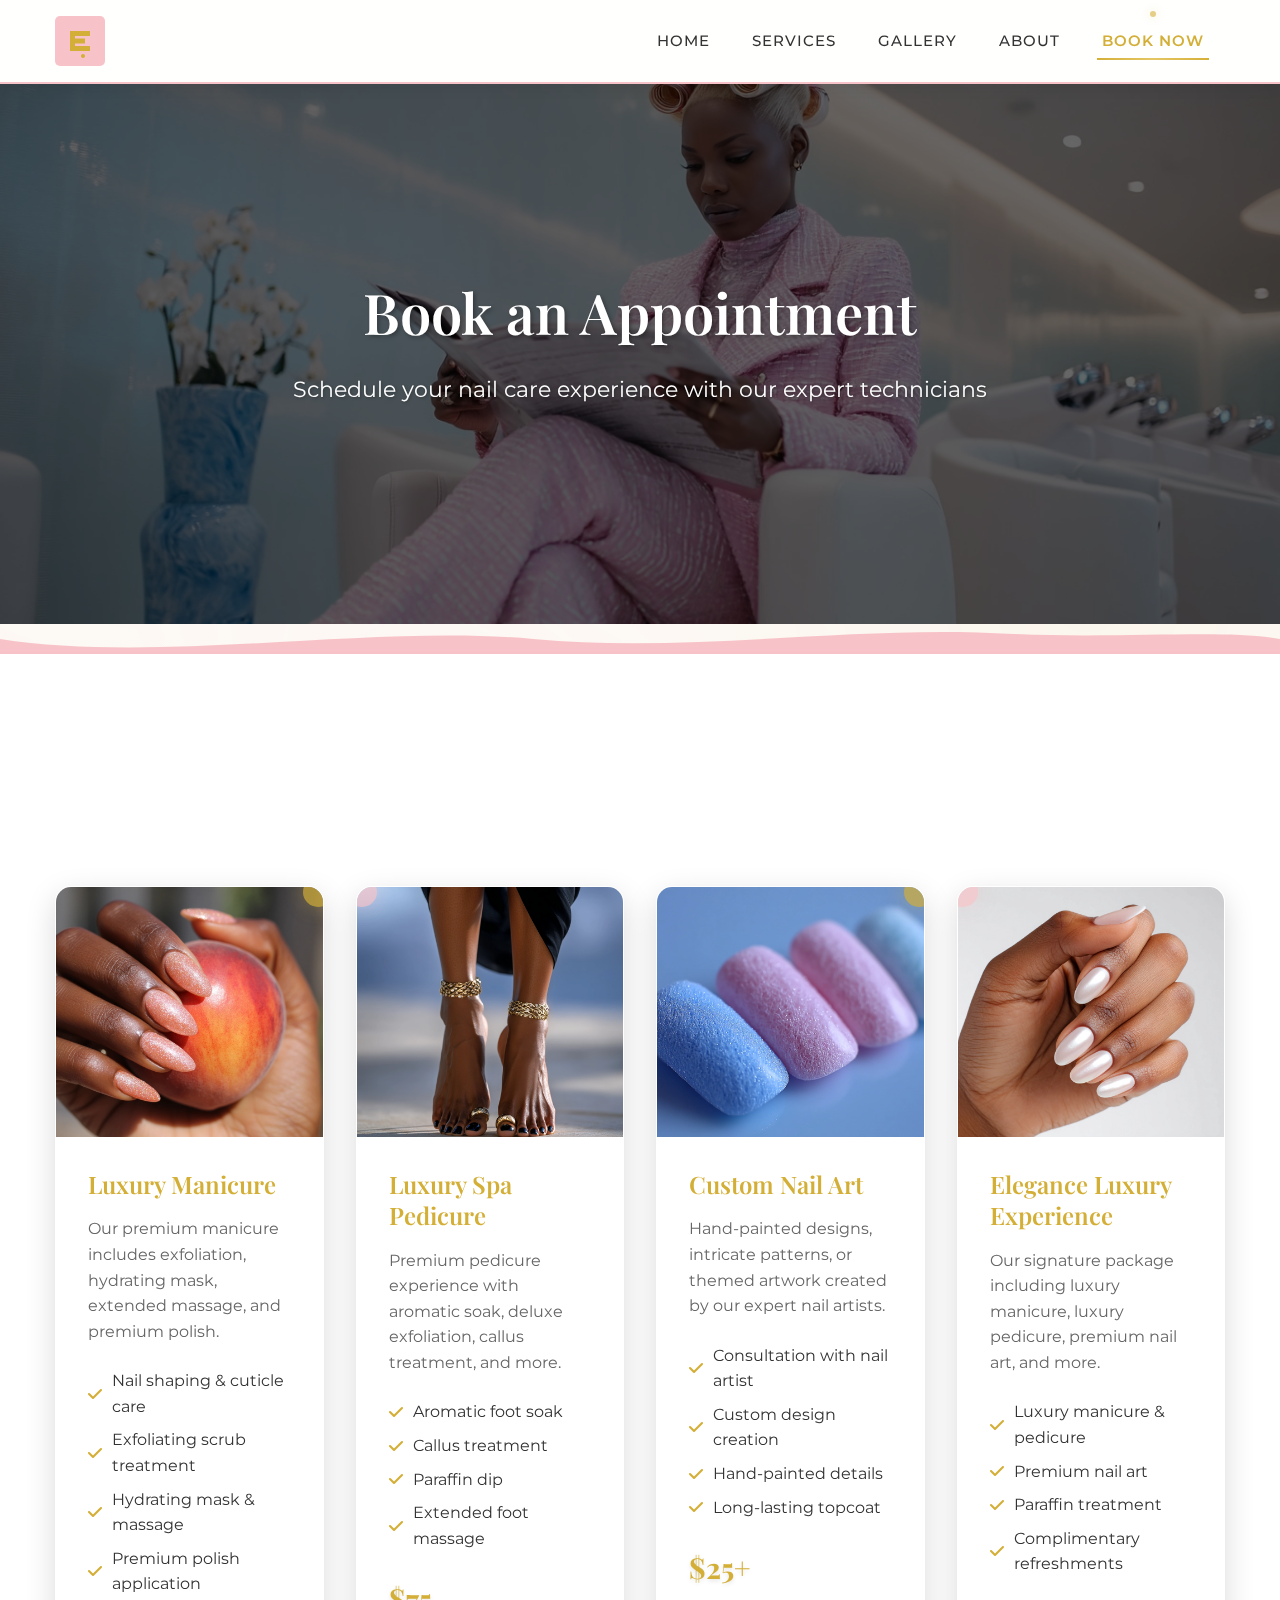
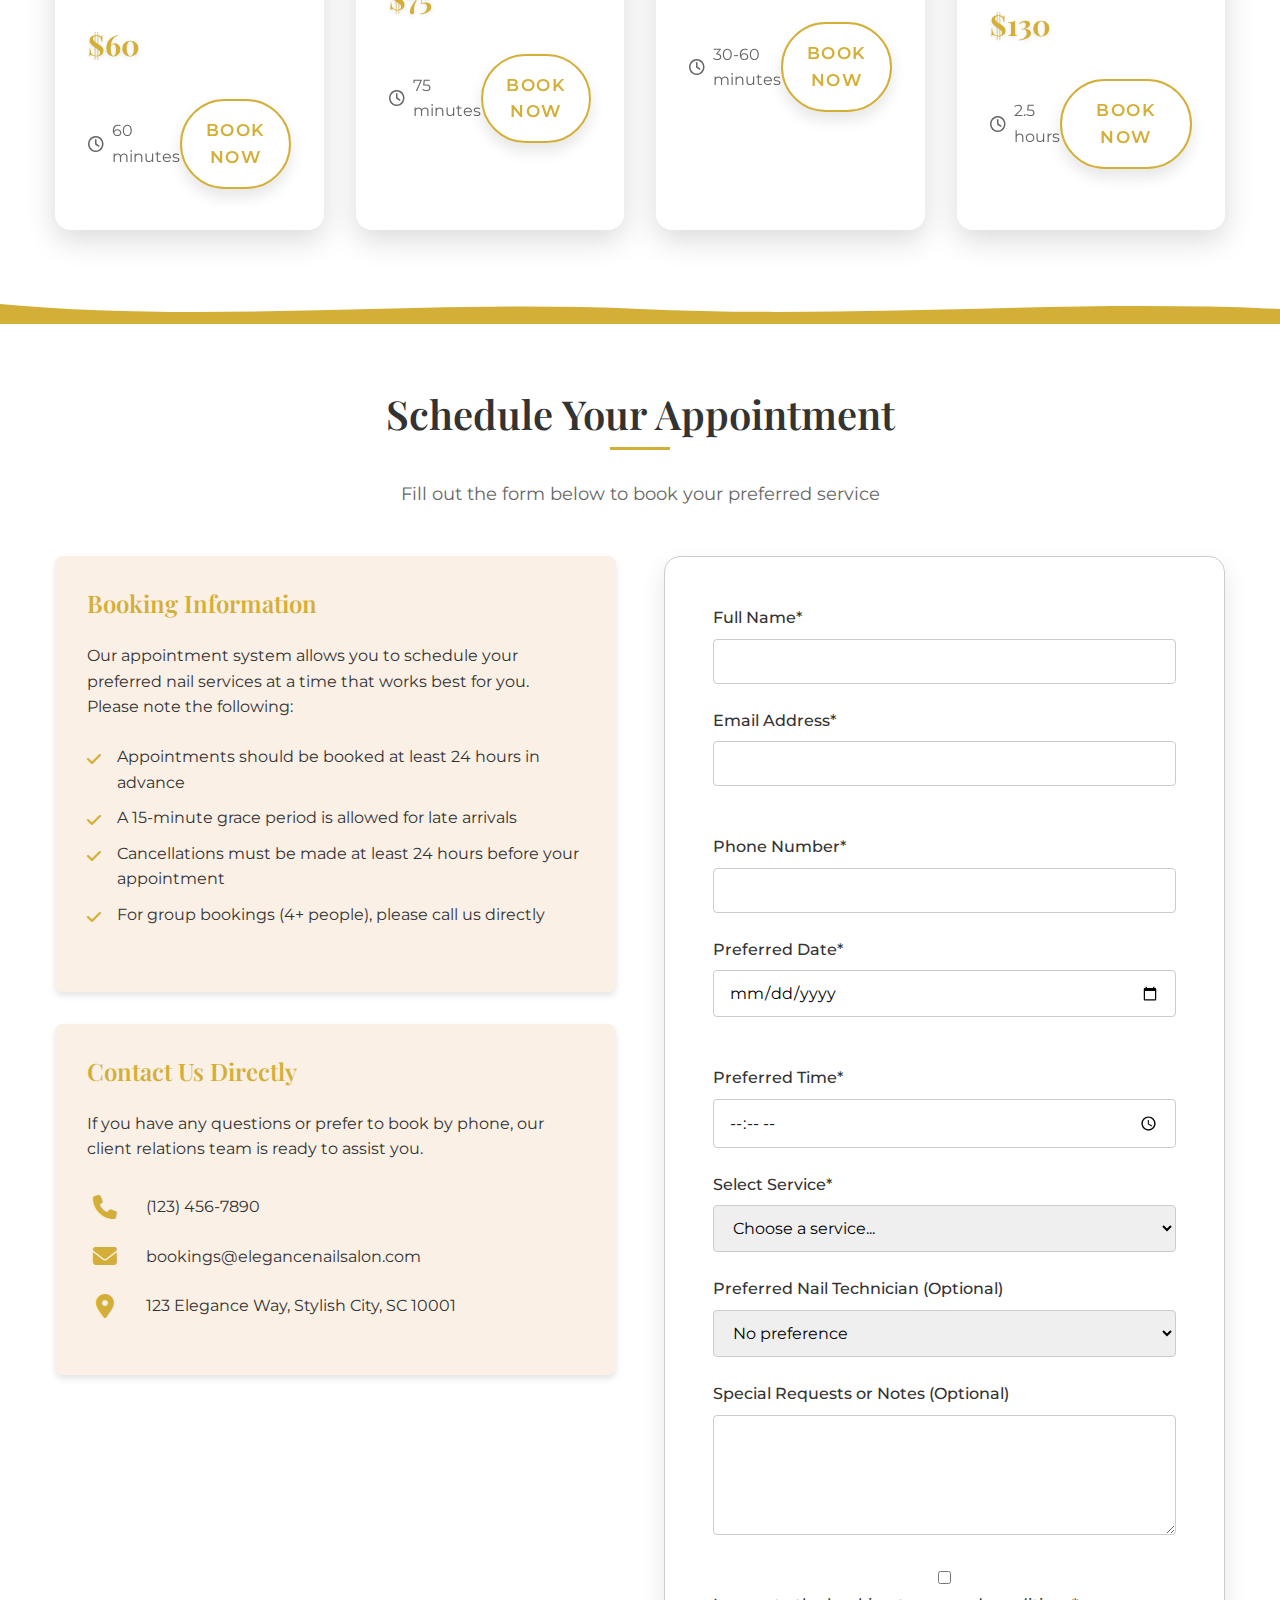
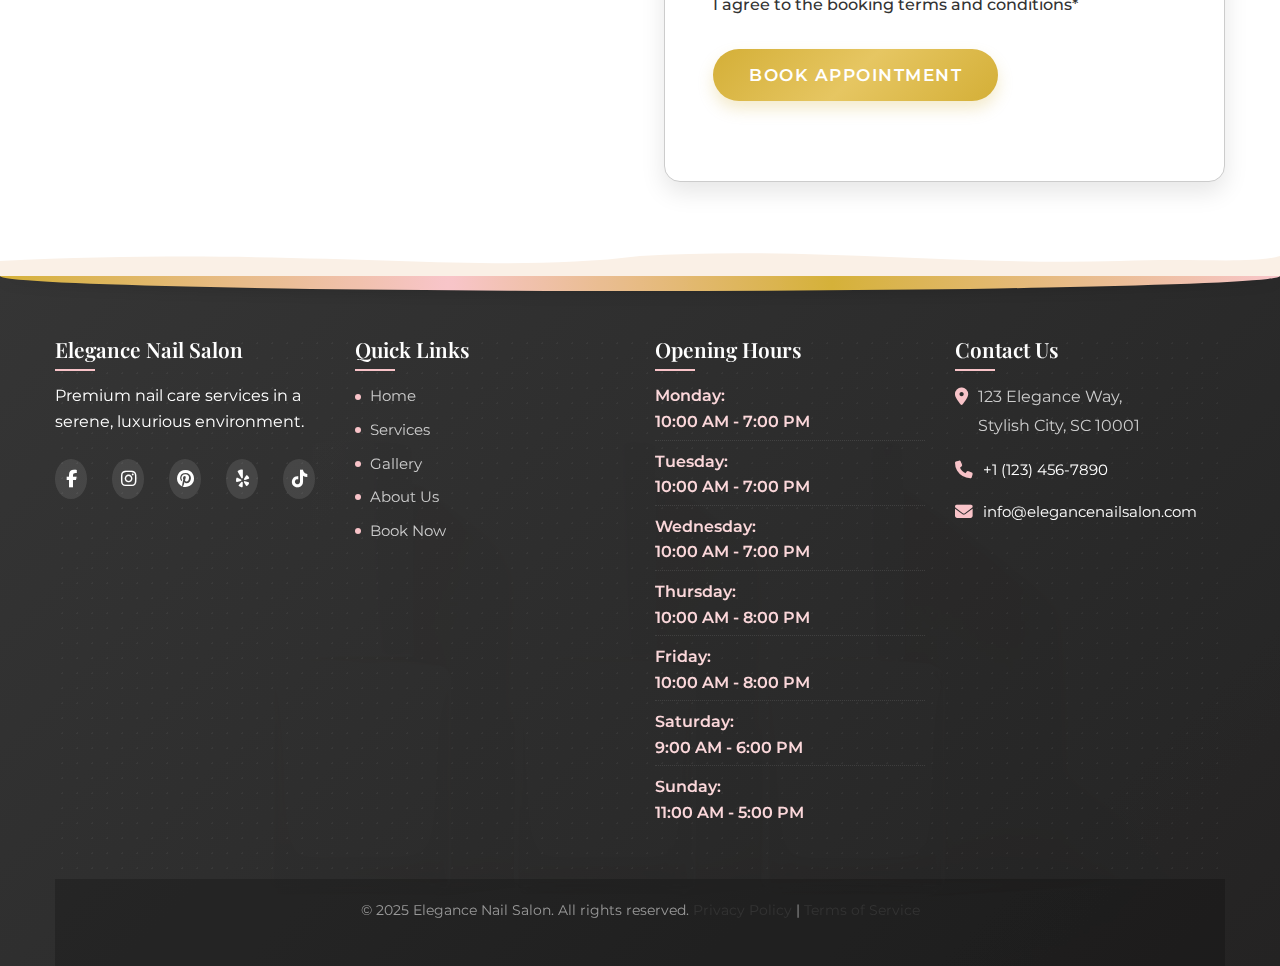
<file: for_sale/booking.html>
<!DOCTYPE html>
<html lang="en">
<head>
    <meta charset="UTF-8">
    <meta name="viewport" content="width=device-width, initial-scale=1.0">
    <title>Book Appointment | Elegance Nail Salon</title>
    <meta name="description" content="Book your appointment at Elegance Nail Salon. Schedule manicures, pedicures, nail art, and other premium nail care services.">
    
    <!-- Google Fonts -->
    <link rel="preconnect" href="https://fonts.googleapis.com">
    <link rel="preconnect" href="https://fonts.gstatic.com" crossorigin>
    <link href="https://fonts.googleapis.com/css2?family=Playfair+Display:wght@400;500;600;700&family=Montserrat:wght@300;400;500;600&display=swap" rel="stylesheet">
    
    <!-- Font Awesome -->
    <link rel="stylesheet" href="https://cdnjs.cloudflare.com/ajax/libs/font-awesome/6.4.0/css/all.min.css">
    
    <!-- Custom CSS -->
    <link rel="stylesheet" href="css/styles.css">
    <link rel="stylesheet" href="css/responsive.css">
    <link rel="stylesheet" href="css/pages.css">
    <link rel="stylesheet" href="css/glossy.css">
    <link rel="stylesheet" href="css/paint-effects.css">
    <link rel="stylesheet" href="css/mobile-buttons.css">
    <link rel="stylesheet" href="css/fix-mobile.css">
    <link rel="stylesheet" href="css/improved-button-effects.css">
    <link rel="stylesheet" href="css/clean-design.css">
    <link rel="stylesheet" href="css/simple-wave-dividers.css">
    <link rel="stylesheet" href="css/elegant-footer.css">
    <link rel="stylesheet" href="css/nav-logo.css">
    <link rel="stylesheet" href="css/back-to-top.css">
    <link rel="stylesheet" href="css/nav-interactions.css">
    <link rel="stylesheet" href="css/images-fix.css">
</head>
<body>
    <!-- Header Section -->
    <header id="header">
        <div class="container">
            <div class="logo-container">
                <div class="text-logo">
                    <a href="index.html">
                        <img src="assets/square-logo.svg" alt="Elegance Nail Salon Logo" class="square-logo">
                    </a>
                </div>
            </div>
            <nav id="navbar">
                <ul class="nav-menu">
                    <li><a href="index.html" class="nav-link">Home</a></li>
                    <li><a href="services.html" class="nav-link">Services</a></li>
                    <li><a href="gallery.html" class="nav-link">Gallery</a></li>
                    <li><a href="about.html" class="nav-link">About</a></li>
                    <li><a href="booking.html" class="nav-link active">Book Now</a></li>
                </ul>
                <div class="hamburger">
                    <span class="bar"></span>
                    <span class="bar"></span>
                    <span class="bar"></span>
                </div>
            </nav>
        </div>
    </header>

    <!-- Page Banner -->
    <div class="page-banner">
        <img src="assets/images/woman_in_a_luxurious.webp" alt="Nail salon appointment booking" class="banner-image">
        <div class="banner-overlay"></div>
        <div class="banner-content">
            <h1>Book an Appointment</h1>
            <p>Schedule your nail care experience with our expert technicians</p>
        </div>
    </div>

    <!-- Wave Divider -->
    <div class="wave-divider wave-medium wave-primary">
        <svg xmlns="http://www.w3.org/2000/svg" viewBox="0 0 1200 30" preserveAspectRatio="none">
            <path d="M0,15 C150,40 350,0 500,15 C650,30 800,0 950,10 C1050,15 1150,5 1200,15 L1200,30 L0,30 Z"></path>
        </svg>
    </div>

    <!-- Popular Services Section -->
    <section class="popular-services section-padding">
        <div class="container">
            <div class="section-header">
                <h2>Our Popular Services</h2>
                <p>Choose from our most requested treatments</p>
            </div>

            <div class="service-card-grid">
                <div class="service-card">
                    <div class="service-card-image">
                        <img src="assets/images/Peach_perfection_glossy_nails.webp" alt="Luxury Manicure">
                    </div>
                    <div class="service-card-content">
                        <h3>Luxury Manicure</h3>
                        <p>Our premium manicure includes exfoliation, hydrating mask, extended massage, and premium polish.</p>
                        <div class="service-features">
                            <div class="service-feature">
                                <i class="fas fa-check"></i>
                                <span>Nail shaping & cuticle care</span>
                            </div>
                            <div class="service-feature">
                                <i class="fas fa-check"></i>
                                <span>Exfoliating scrub treatment</span>
                            </div>
                            <div class="service-feature">
                                <i class="fas fa-check"></i>
                                <span>Hydrating mask & massage</span>
                            </div>
                            <div class="service-feature">
                                <i class="fas fa-check"></i>
                                <span>Premium polish application</span>
                            </div>
                        </div>
                        <div class="service-price-tag">$60</div>
                        <div class="service-card-footer">
                            <div class="service-duration">
                                <i class="far fa-clock"></i>
                                <span>60 minutes</span>
                            </div>
                            <a href="#booking-form" class="btn btn-secondary">Book Now</a>
                        </div>
                    </div>
                </div>

                <div class="service-card">
                    <div class="service-card-image">
                        <img src="assets/images/feet_with_perfect_toe.webp" alt="Luxury Spa Pedicure">
                    </div>
                    <div class="service-card-content">
                        <h3>Luxury Spa Pedicure</h3>
                        <p>Premium pedicure experience with aromatic soak, deluxe exfoliation, callus treatment, and more.</p>
                        <div class="service-features">
                            <div class="service-feature">
                                <i class="fas fa-check"></i>
                                <span>Aromatic foot soak</span>
                            </div>
                            <div class="service-feature">
                                <i class="fas fa-check"></i>
                                <span>Callus treatment</span>
                            </div>
                            <div class="service-feature">
                                <i class="fas fa-check"></i>
                                <span>Paraffin dip</span>
                            </div>
                            <div class="service-feature">
                                <i class="fas fa-check"></i>
                                <span>Extended foot massage</span>
                            </div>
                        </div>
                        <div class="service-price-tag">$75</div>
                        <div class="service-card-footer">
                            <div class="service-duration">
                                <i class="far fa-clock"></i>
                                <span>75 minutes</span>
                            </div>
                            <a href="#booking-form" class="btn btn-secondary">Book Now</a>
                        </div>
                    </div>
                </div>

                <div class="service-card">
                    <div class="service-card-image">
                        <img src="assets/images/nail_art_of_marsh.webp" alt="Custom Nail Art">
                    </div>
                    <div class="service-card-content">
                        <h3>Custom Nail Art</h3>
                        <p>Hand-painted designs, intricate patterns, or themed artwork created by our expert nail artists.</p>
                        <div class="service-features">
                            <div class="service-feature">
                                <i class="fas fa-check"></i>
                                <span>Consultation with nail artist</span>
                            </div>
                            <div class="service-feature">
                                <i class="fas fa-check"></i>
                                <span>Custom design creation</span>
                            </div>
                            <div class="service-feature">
                                <i class="fas fa-check"></i>
                                <span>Hand-painted details</span>
                            </div>
                            <div class="service-feature">
                                <i class="fas fa-check"></i>
                                <span>Long-lasting topcoat</span>
                            </div>
                        </div>
                        <div class="service-price-tag">$25+</div>
                        <div class="service-card-footer">
                            <div class="service-duration">
                                <i class="far fa-clock"></i>
                                <span>30-60 minutes</span>
                            </div>
                            <a href="#booking-form" class="btn btn-secondary">Book Now</a>
                        </div>
                    </div>
                </div>

                <div class="service-card">
                    <div class="service-card-image">
                        <img src="assets/images/womans_hand_showcasing_her_luxurious_manicure.webp" alt="Elegance Luxury Experience">
                    </div>
                    <div class="service-card-content">
                        <h3>Elegance Luxury Experience</h3>
                        <p>Our signature package including luxury manicure, luxury pedicure, premium nail art, and more.</p>
                        <div class="service-features">
                            <div class="service-feature">
                                <i class="fas fa-check"></i>
                                <span>Luxury manicure & pedicure</span>
                            </div>
                            <div class="service-feature">
                                <i class="fas fa-check"></i>
                                <span>Premium nail art</span>
                            </div>
                            <div class="service-feature">
                                <i class="fas fa-check"></i>
                                <span>Paraffin treatment</span>
                            </div>
                            <div class="service-feature">
                                <i class="fas fa-check"></i>
                                <span>Complimentary refreshments</span>
                            </div>
                        </div>
                        <div class="service-price-tag">$130</div>
                        <div class="service-card-footer">
                            <div class="service-duration">
                                <i class="far fa-clock"></i>
                                <span>2.5 hours</span>
                            </div>
                            <a href="#booking-form" class="btn btn-secondary">Book Now</a>
                        </div>
                    </div>
                </div>
            </div>
        </div>
    </section>

    <!-- Wave Divider -->
    <div class="wave-divider wave-medium wave-accent">
        <svg xmlns="http://www.w3.org/2000/svg" viewBox="0 0 1200 30" preserveAspectRatio="none">
            <path d="M0,10 C200,30 400,5 600,15 C800,25 1000,5 1200,15 L1200,30 L0,30 Z"></path>
        </svg>
    </div>

    <!-- Booking Section -->
    <section class="booking-page section-padding" id="booking-form">
        <div class="container">
            <div class="section-header">
                <h2>Schedule Your Appointment</h2>
                <p>Fill out the form below to book your preferred service</p>
            </div>

            <div class="booking-container">
                <div class="booking-info">
                    <div class="info-box">
                        <h3>Booking Information</h3>
                        <p>Our appointment system allows you to schedule your preferred nail services at a time that works best for you. Please note the following:</p>
                        <ul class="checkmark-list">
                            <li>Appointments should be booked at least 24 hours in advance</li>
                            <li>A 15-minute grace period is allowed for late arrivals</li>
                            <li>Cancellations must be made at least 24 hours before your appointment</li>
                            <li>For group bookings (4+ people), please call us directly</li>
                        </ul>
                    </div>

                    <div class="info-box">
                        <h3>Contact Us Directly</h3>
                        <p>If you have any questions or prefer to book by phone, our client relations team is ready to assist you.</p>
                        <div class="contact-methods">
                            <div class="contact-method">
                                <i class="fas fa-phone"></i>
                                <span><a href="tel:+11234567890">(123) 456-7890</a></span>
                            </div>
                            <div class="contact-method">
                                <i class="fas fa-envelope"></i>
                                <span><a href="mailto:bookings@elegancenailsalon.com">bookings@elegancenailsalon.com</a></span>
                            </div>
                            <div class="contact-method">
                                <i class="fas fa-map-marker-alt"></i>
                                <span>123 Elegance Way, Stylish City, SC 10001</span>
                            </div>
                        </div>
                    </div>
                </div>

                <div class="booking-form-container">
                    <form id="booking-form" class="booking-form">
                        <div class="form-group">
                            <label for="name">Full Name*</label>
                            <input type="text" id="name" name="name" required>
                            <span class="error-message"></span>
                        </div>

                        <div class="form-row">
                            <div class="form-group">
                                <label for="email">Email Address*</label>
                                <input type="email" id="email" name="email" required>
                                <span class="error-message"></span>
                            </div>
                            <div class="form-group">
                                <label for="phone">Phone Number*</label>
                                <input type="tel" id="phone" name="phone" required>
                                <span class="error-message"></span>
                            </div>
                        </div>

                        <div class="form-row">
                            <div class="form-group">
                                <label for="date">Preferred Date*</label>
                                <input type="date" id="date" name="date" required>
                                <span class="error-message"></span>
                            </div>
                            <div class="form-group">
                                <label for="time">Preferred Time*</label>
                                <input type="time" id="time" name="time" min="10:00" max="19:00" required>
                                <span class="error-message"></span>
                            </div>
                        </div>

                        <div class="form-group">
                            <label for="service">Select Service*</label>
                            <select id="service" name="service" required>
                                <option value="">Choose a service...</option>
                                <optgroup label="Manicures">
                                    <option value="classic-manicure">Classic Manicure - $35</option>
                                    <option value="gel-manicure">Gel Manicure - $45</option>
                                    <option value="luxury-manicure">Luxury Manicure - $60</option>
                                    <option value="nail-extensions">Nail Extensions - $70+</option>
                                </optgroup>
                                <optgroup label="Pedicures">
                                    <option value="classic-pedicure">Classic Pedicure - $45</option>
                                    <option value="gel-pedicure">Gel Pedicure - $55</option>
                                    <option value="luxury-pedicure">Luxury Spa Pedicure - $75</option>
                                    <option value="sports-pedicure">Sports Pedicure - $50</option>
                                </optgroup>
                                <optgroup label="Nail Art">
                                    <option value="simple-design">Simple Design - $10+</option>
                                    <option value="french-tips">French Tips - $15</option>
                                    <option value="custom-nail-art">Custom Nail Art - $25+</option>
                                    <option value="premium-embellishments">Premium Embellishments - $30+</option>
                                </optgroup>
                                <optgroup label="Packages">
                                    <option value="classic-combo">Classic Combo - $75</option>
                                    <option value="gel-combo">Gel Combo - $95</option>
                                    <option value="bridal-package">Bridal Package - $150</option>
                                    <option value="luxury-experience">Elegance Luxury Experience - $130</option>
                                </optgroup>
                            </select>
                            <span class="error-message"></span>
                        </div>

                        <div class="form-group">
                            <label for="technician">Preferred Nail Technician (Optional)</label>
                            <select id="technician" name="technician">
                                <option value="">No preference</option>
                                <option value="sophia">Sophia Chen</option>
                                <option value="maria">Maria Rodriguez</option>
                                <option value="james">James Kim</option>
                                <option value="aisha">Aisha Johnson</option>
                                <option value="david">David Martinez</option>
                            </select>
                        </div>

                        <div class="form-group">
                            <label for="message">Special Requests or Notes (Optional)</label>
                            <textarea id="message" name="message" rows="4"></textarea>
                        </div>

                        <div class="form-group form-checkbox">
                            <input type="checkbox" id="terms" name="terms" required>
                            <label for="terms">I agree to the <a href="#">booking terms and conditions</a>*</label>
                            <span class="error-message"></span>
                        </div>

                        <div class="form-group">
                            <button type="submit" class="btn btn-primary btn-full">Book Appointment</button>
                        </div>

                        <div id="form-response" class="form-response"></div>
                    </form>
                </div>
            </div>
        </div>
    </section>

    <!-- Wave Divider -->
    <div class="wave-divider wave-medium wave-light">
        <svg xmlns="http://www.w3.org/2000/svg" viewBox="0 0 1200 30" preserveAspectRatio="none">
            <path d="M0,15 C300,0 450,30 600,10 C750,0 900,20 1050,15 C1125,12 1175,18 1200,10 L1200,30 L0,30 Z"></path>
        </svg>
    </div>

    <!-- Footer -->
    <footer>
        <img src="assets/images/three_white_nail_polish.webp" alt="Nail salon pattern" class="footer-background-image">
        <div class="container">
            <div class="footer-content">
                <div class="footer-columns">
                    <div class="footer-column">
                        <h4>Elegance Nail Salon</h4>
                        <p>Premium nail care services in a serene, luxurious environment.</p>
                        <div class="social-icons">
                            <a href="#" aria-label="Facebook"><i class="fab fa-facebook-f"></i></a>
                            <a href="#" aria-label="Instagram"><i class="fab fa-instagram"></i></a>
                            <a href="#" aria-label="Pinterest"><i class="fab fa-pinterest"></i></a>
                            <a href="#" aria-label="Yelp"><i class="fab fa-yelp"></i></a>
                            <a href="#" aria-label="TikTok"><i class="fab fa-tiktok"></i></a>
                        </div>
                    </div>
                    <div class="footer-column">
                        <h4>Quick Links</h4>
                        <ul class="footer-menu">
                            <li><a href="index.html">Home</a></li>
                            <li><a href="services.html">Services</a></li>
                            <li><a href="gallery.html">Gallery</a></li>
                            <li><a href="about.html">About Us</a></li>
                            <li><a href="booking.html">Book Now</a></li>
                        </ul>
                    </div>
                    <div class="footer-column">
                        <h4>Opening Hours</h4>
                        <ul class="hours-list">
                            <li><span class="day">Monday:</span> <span>10:00 AM - 7:00 PM</span></li>
                            <li><span class="day">Tuesday:</span> <span>10:00 AM - 7:00 PM</span></li>
                            <li><span class="day">Wednesday:</span> <span>10:00 AM - 7:00 PM</span></li>
                            <li><span class="day">Thursday:</span> <span>10:00 AM - 8:00 PM</span></li>
                            <li><span class="day">Friday:</span> <span>10:00 AM - 8:00 PM</span></li>
                            <li><span class="day">Saturday:</span> <span>9:00 AM - 6:00 PM</span></li>
                            <li><span class="day">Sunday:</span> <span>11:00 AM - 5:00 PM</span></li>
                        </ul>
                    </div>
                    <div class="footer-column">
                        <h4>Contact Us</h4>
                        <address>
                            <p><i class="fas fa-map-marker-alt"></i> <span>123 Elegance Way,<br>Stylish City, SC 10001</span></p>
                            <p><i class="fas fa-phone"></i> <a href="tel:+11234567890">+1 (123) 456-7890</a></p>
                            <p><i class="fas fa-envelope"></i> <a href="mailto:info@elegancenailsalon.com">info@elegancenailsalon.com</a></p>
                        </address>
                    </div>
                </div>
            </div>
            <div class="copyright">
                <p>&copy; 2025 Elegance Nail Salon. All rights reserved. <a href="#">Privacy Policy</a> | <a href="#">Terms of Service</a></p>
            </div>
        </div>
    </footer>



    <!-- Scripts -->
    <script src="js/main.js"></script>
    <script src="js/form.js"></script>
    <script src="js/nav-interactions.js"></script>
    <!-- Back to Top Button -->
    <button id="back-to-top-btn" aria-label="Back to Top">
        <i class="fas fa-arrow-up"></i>
    </button>

</body>
</html>
</file>
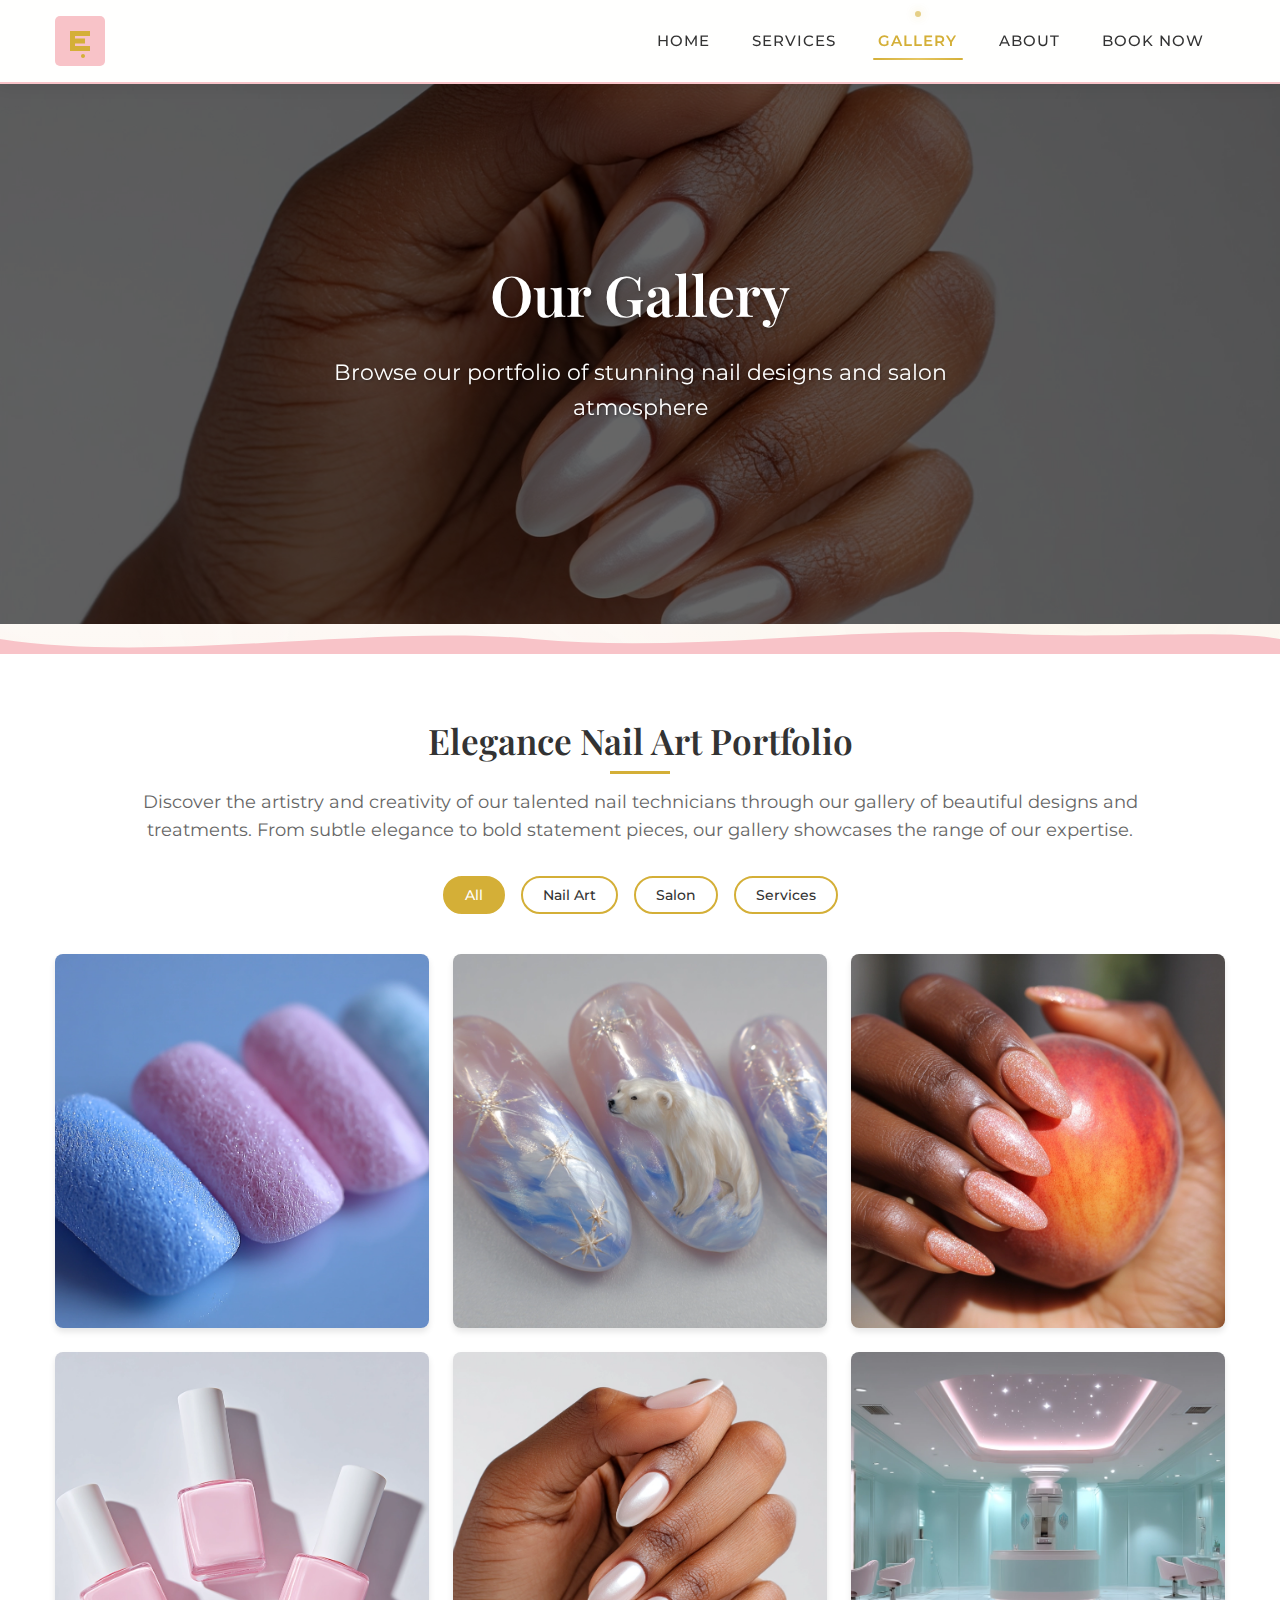
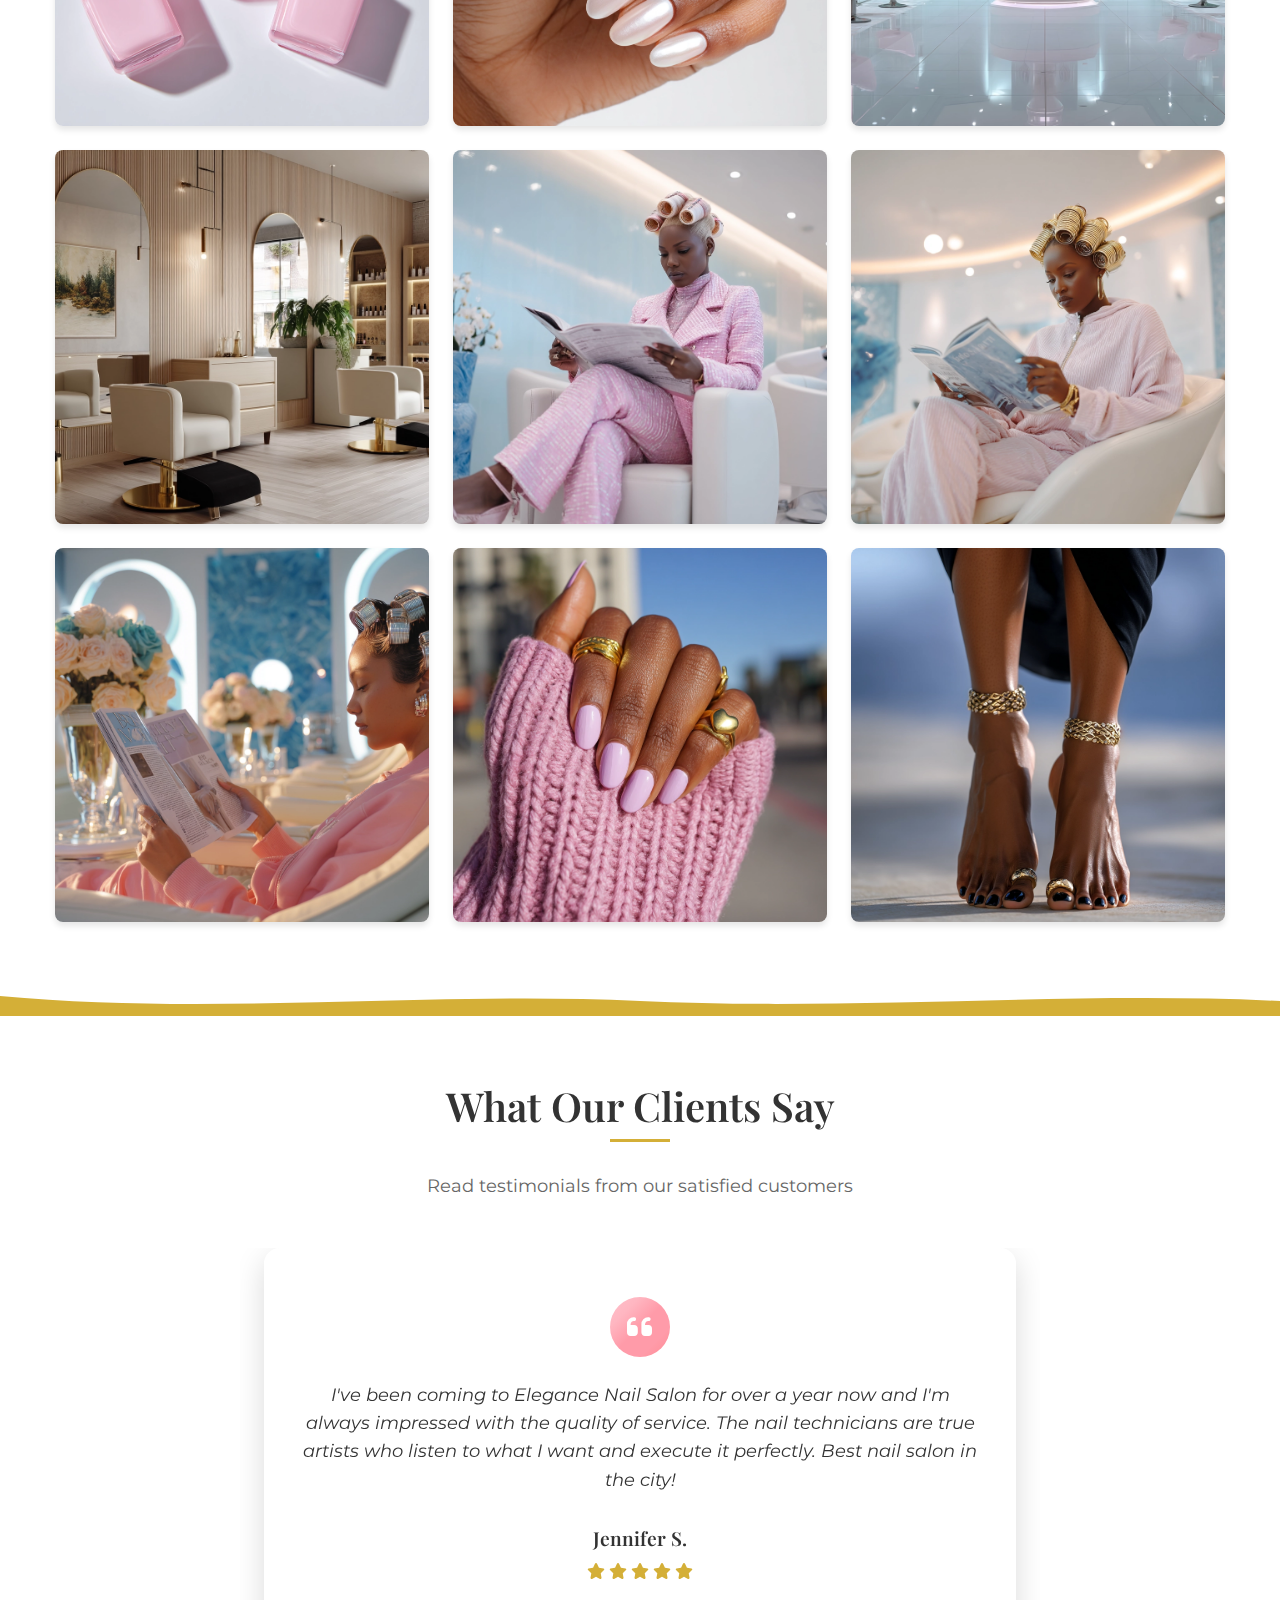
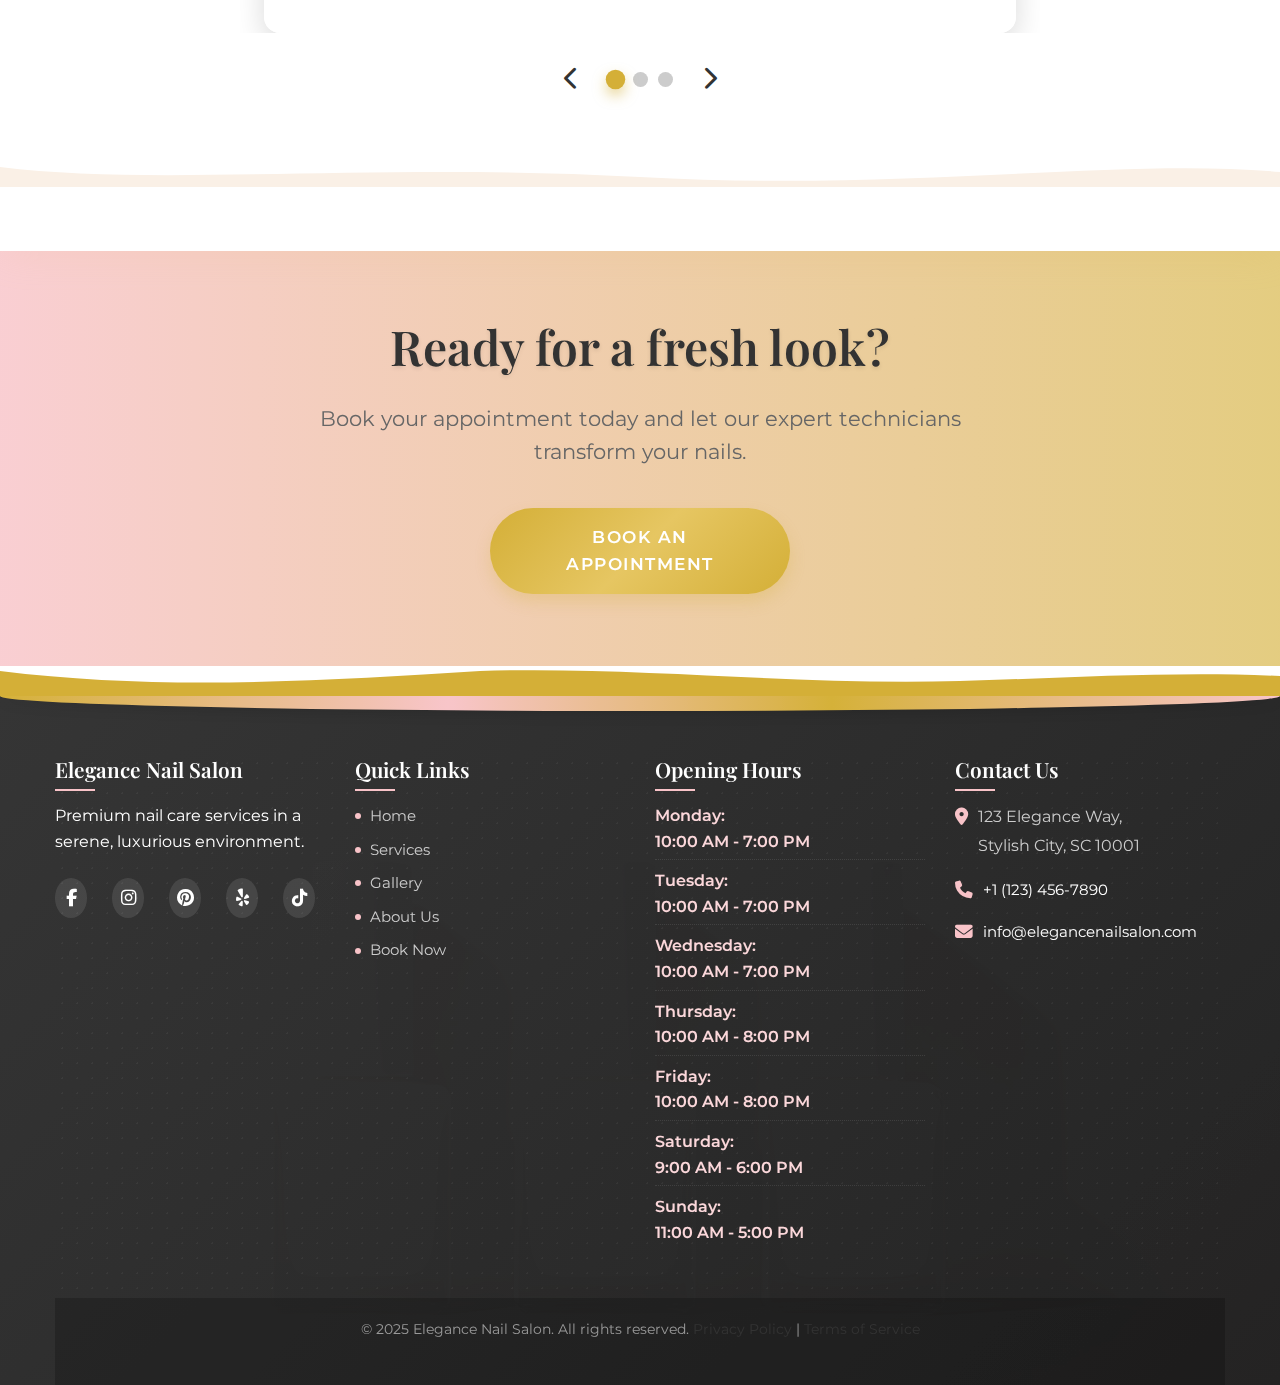
<file: for_sale/gallery.html>
<!DOCTYPE html>
<html lang="en">
<head>
    <meta charset="UTF-8">
    <meta name="viewport" content="width=device-width, initial-scale=1.0">
    <title>Gallery | Elegance Nail Salon</title>
    <meta name="description" content="Browse our portfolio of stunning nail designs, salon atmosphere, and previous works at Elegance Nail Salon.">
    <meta name="keywords" content="nail salon gallery, nail design examples, nail art portfolio, manicure designs, pedicure designs, nail inspiration">
    <meta name="author" content="Elegance Nail Salon">
    <meta name="robots" content="index, follow">
    <meta property="og:title" content="Gallery | Elegance Nail Salon">
    <meta property="og:description" content="Browse our portfolio of stunning nail designs, salon atmosphere, and previous works at Elegance Nail Salon.">
    <meta property="og:type" content="website">
    <meta property="og:url" content="https://www.elegancenailsalon.com/gallery.html">
    <meta property="og:image" content="assets/images/nail_art_of_marsh.webp">
    <link rel="canonical" href="https://www.elegancenailsalon.com/gallery.html">
    
    <!-- Google Fonts -->
    <link rel="preconnect" href="https://fonts.googleapis.com">
    <link rel="preconnect" href="https://fonts.gstatic.com" crossorigin>
    <link href="https://fonts.googleapis.com/css2?family=Playfair+Display:wght@400;500;600;700&family=Montserrat:wght@300;400;500;600&display=swap" rel="stylesheet">
    
    <!-- Font Awesome -->
    <link rel="stylesheet" href="https://cdnjs.cloudflare.com/ajax/libs/font-awesome/6.4.0/css/all.min.css">
    
    <!-- Custom CSS -->
    <link rel="stylesheet" href="css/styles.css">
    <link rel="stylesheet" href="css/responsive.css">
    <link rel="stylesheet" href="css/pages.css">
    <link rel="stylesheet" href="css/glossy.css">
    <link rel="stylesheet" href="css/paint-effects.css">
    <link rel="stylesheet" href="css/mobile-buttons.css">
    <link rel="stylesheet" href="css/fix-mobile.css">
    <link rel="stylesheet" href="css/improved-button-effects.css">
    <link rel="stylesheet" href="css/clean-design.css">
    <link rel="stylesheet" href="css/simple-wave-dividers.css">
    <link rel="stylesheet" href="css/elegant-footer.css">
    <link rel="stylesheet" href="css/nav-logo.css">
    <link rel="stylesheet" href="css/back-to-top.css">
    <link rel="stylesheet" href="css/nav-interactions.css">
    <link rel="stylesheet" href="css/images-fix.css">
</head>
<body>
    <!-- Header Section -->
    <header id="header">
        <div class="container">
            <div class="logo-container">
                <div class="text-logo">
                    <a href="index.html">
                        <img src="assets/square-logo.svg" alt="Elegance Nail Salon Logo" class="square-logo">
                    </a>
                </div>
            </div>
            <nav id="navbar">
                <ul class="nav-menu">
                    <li><a href="index.html" class="nav-link">Home</a></li>
                    <li><a href="services.html" class="nav-link">Services</a></li>
                    <li><a href="gallery.html" class="nav-link active">Gallery</a></li>
                    <li><a href="about.html" class="nav-link">About</a></li>
                    <li><a href="booking.html" class="nav-link">Book Now</a></li>
                </ul>
                <div class="hamburger">
                    <span class="bar"></span>
                    <span class="bar"></span>
                    <span class="bar"></span>
                </div>
            </nav>
        </div>
    </header>

    <!-- Page Banner -->
    <div class="page-banner">
        <img src="assets/images/womans_hand_showcasing_her_luxurious_manicure.webp" alt="Nail art designs showcase" class="banner-image">
        <div class="banner-overlay"></div>
        <div class="banner-content">
            <h1>Our Gallery</h1>
            <p>Browse our portfolio of stunning nail designs and salon atmosphere</p>
        </div>
    </div>

    <!-- Wave Divider -->
    <div class="wave-divider wave-medium wave-primary">
        <svg xmlns="http://www.w3.org/2000/svg" viewBox="0 0 1200 30" preserveAspectRatio="none">
            <path d="M0,15 C150,40 350,0 500,15 C650,30 800,0 950,10 C1050,15 1150,5 1200,15 L1200,30 L0,30 Z"></path>
        </svg>
    </div>

    <!-- Gallery Section -->
    <section class="gallery-page section-padding">
        <div class="container">
            <div class="gallery-intro">
                <h2>Elegance Nail Art Portfolio</h2>
                <p>Discover the artistry and creativity of our talented nail technicians through our gallery of beautiful designs and treatments. From subtle elegance to bold statement pieces, our gallery showcases the range of our expertise.</p>
            </div>

            <div class="gallery-filter">
                <button class="filter-btn active" data-filter="all">All</button>
                <button class="filter-btn" data-filter="nail-art">Nail Art</button>
                <button class="filter-btn" data-filter="salon">Salon</button>
                <button class="filter-btn" data-filter="services">Services</button>
            </div>

            <div class="gallery-container">
                <!-- Nail Art -->
                <div class="gallery-item nail-art">
                    <img src="assets/images/nail_art_of_marsh.webp" alt="Minimalist geometric nail art with gold accents">
                    <div class="gallery-overlay">
                        <h3>Geometric Gold</h3>
                        <p>Modern design with metallic accents</p>
                    </div>
                </div>
                <div class="gallery-item nail-art">
                    <img src="assets/images/stars_beautifulnail.webp" alt="French manicure with unique twist">
                    <div class="gallery-overlay">
                        <h3>Modern French</h3>
                        <p>Classic look with contemporary styling</p>
                    </div>
                </div>
                <div class="gallery-item nail-art">
                    <img src="assets/images/Peach_perfection_glossy_nails.webp" alt="Sparkly jewel-toned nail design">
                    <div class="gallery-overlay">
                        <h3>Jewel Tones</h3>
                        <p>Rich colors with glitter accents</p>
                    </div>
                </div>
                <div class="gallery-item nail-art">
                    <img src="assets/images/three_pink_nail_polish.webp" alt="Pastel abstract nail art design">
                    <div class="gallery-overlay">
                        <h3>Pastel Dreams</h3>
                        <p>Soft colors with abstract patterns</p>
                    </div>
                </div>
                <div class="gallery-item nail-art">
                    <img src="assets/images/womans_hand_showcasing_her_luxurious_manicure.webp" alt="Elegant wedding nail design">
                    <div class="gallery-overlay">
                        <h3>Bridal Bliss</h3>
                        <p>Perfect for special occasions</p>
                    </div>
                </div>

                <!-- Salon -->
                <div class="gallery-item salon">
                    <img src="assets/images/retro_hair_salon_interior.webp" alt="Elegant nail salon interior">
                    <div class="gallery-overlay">
                        <h3>Our Salon</h3>
                        <p>Modern, comfortable interior design</p>
                    </div>
                </div>
                <div class="gallery-item salon">
                    <img src="assets/images/two_barber_chairs.webp" alt="Reception area of nail salon">
                    <div class="gallery-overlay">
                        <h3>Welcome Area</h3>
                        <p>Where your relaxation experience begins</p>
                    </div>
                </div>
                <div class="gallery-item salon">
                    <img src="assets/images/woman_in_a_luxurious.webp" alt="Pedicure stations">
                    <div class="gallery-overlay">
                        <h3>Pedicure Lounge</h3>
                        <p>Comfortable seating for the perfect pedicure</p>
                    </div>
                </div>

                <!-- Services -->
                <div class="gallery-item services">
                    <img src="assets/images/A_stylwoman_in_a_luxurious_Lemurian.webp" alt="Nail technician applying polish">
                    <div class="gallery-overlay">
                        <h3>Expert Application</h3>
                        <p>Precision and attention to detail</p>
                    </div>
                </div>
                <div class="gallery-item services">
                    <img src="assets/images/TONE_woman_in_a_luxurious_Lemurian.webp" alt="Hand massage during manicure">
                    <div class="gallery-overlay">
                        <h3>Hand Treatment</h3>
                        <p>Relaxing massage included with our services</p>
                    </div>
                </div>
                <div class="gallery-item services">
                    <img src="assets/images/nails_of_an_influencer.webp" alt="Nail technician applying nail art">
                    <div class="gallery-overlay">
                        <h3>Artistic Touch</h3>
                        <p>Custom designs created just for you</p>
                    </div>
                </div>
                <div class="gallery-item services">
                    <img src="assets/images/feet_with_perfect_toe.webp" alt="Foot spa treatment">
                    <div class="gallery-overlay">
                        <h3>Luxury Pedicure</h3>
                        <p>Complete foot care and relaxation</p>
                    </div>
                </div>
            </div>
        </div>
    </section>

    <!-- Wave Divider -->
    <div class="wave-divider wave-medium wave-accent">
        <svg xmlns="http://www.w3.org/2000/svg" viewBox="0 0 1200 30" preserveAspectRatio="none">
            <path d="M0,10 C200,30 400,5 600,15 C800,25 1000,5 1200,15 L1200,30 L0,30 Z"></path>
        </svg>
    </div>
    
    <!-- Testimonials Section -->
    <section class="testimonials section-padding">
        <div class="container">
            <div class="section-header">
                <h2>What Our Clients Say</h2>
                <p>Read testimonials from our satisfied customers</p>
            </div>
            
            <div class="testimonial-slider">
                <div class="testimonial-slide active">
                    <div class="testimonial-content">
                        <div class="quote-icon">
                            <i class="fas fa-quote-left"></i>
                        </div>
                        <p>I've been coming to Elegance Nail Salon for over a year now and I'm always impressed with the quality of service. The nail technicians are true artists who listen to what I want and execute it perfectly. Best nail salon in the city!</p>
                        <div class="client-info">
                            <h4>Jennifer S.</h4>
                            <div class="rating">
                                <i class="fas fa-star"></i>
                                <i class="fas fa-star"></i>
                                <i class="fas fa-star"></i>
                                <i class="fas fa-star"></i>
                                <i class="fas fa-star"></i>
                            </div>
                        </div>
                    </div>
                </div>
                
                <div class="testimonial-slide">
                    <div class="testimonial-content">
                        <div class="quote-icon">
                            <i class="fas fa-quote-left"></i>
                        </div>
                        <p>The atmosphere at Elegance is so relaxing and the staff makes you feel like royalty. I got their Luxury Spa Pedicure and it was worth every penny. My feet have never looked or felt better. I've already booked my next appointment!</p>
                        <div class="client-info">
                            <h4>Michael T.</h4>
                            <div class="rating">
                                <i class="fas fa-star"></i>
                                <i class="fas fa-star"></i>
                                <i class="fas fa-star"></i>
                                <i class="fas fa-star"></i>
                                <i class="fas fa-star"></i>
                            </div>
                        </div>
                    </div>
                </div>
                
                <div class="testimonial-slide">
                    <div class="testimonial-content">
                        <div class="quote-icon">
                            <i class="fas fa-quote-left"></i>
                        </div>
                        <p>I came in with a photo of a complex nail design I wanted for my wedding, and the nail artist recreated it perfectly! Everyone was asking about my nails at the reception. The entire team at Elegance is professional, skilled, and so friendly.</p>
                        <div class="client-info">
                            <h4>Sophia L.</h4>
                            <div class="rating">
                                <i class="fas fa-star"></i>
                                <i class="fas fa-star"></i>
                                <i class="fas fa-star"></i>
                                <i class="fas fa-star"></i>
                                <i class="fas fa-star"></i>
                            </div>
                        </div>
                    </div>
                </div>
            </div>
            
            <div class="testimonial-controls">
                <button class="prev-testimonial">
                    <i class="fas fa-chevron-left"></i>
                </button>
                <div class="testimonial-dots">
                    <span class="dot active"></span>
                    <span class="dot"></span>
                    <span class="dot"></span>
                </div>
                <button class="next-testimonial">
                    <i class="fas fa-chevron-right"></i>
                </button>
            </div>
        </div>
    </section>

    <!-- Wave Divider -->
    <div class="wave-divider wave-medium wave-light">
        <svg xmlns="http://www.w3.org/2000/svg" viewBox="0 0 1200 30" preserveAspectRatio="none">
            <path d="M0,10 C150,30 350,5 600,20 C850,35 1050,0 1200,15 L1200,30 L0,30 Z"></path>
        </svg>
    </div>

    <!-- CTA Section -->
    <section class="cta-section">
        <div class="container">
            <div class="cta-content">
                <h2>Ready for a fresh look?</h2>
                <p>Book your appointment today and let our expert technicians transform your nails.</p>
                <a href="booking.html" class="btn btn-primary">Book an Appointment</a>
            </div>
        </div>
    </section>

    <!-- Wave Divider -->
    <div class="wave-divider wave-medium wave-accent">
        <svg xmlns="http://www.w3.org/2000/svg" viewBox="0 0 1200 30" preserveAspectRatio="none">
            <path d="M0,5 C150,25 300,15 450,5 C600,0 750,20 900,15 C1000,12 1100,5 1200,10 L1200,30 L0,30 Z"></path>
        </svg>
    </div>

    <!-- Footer -->
    <footer>
        <img src="assets/images/three_white_nail_polish.webp" alt="Nail salon pattern" class="footer-background-image">
        <div class="container">
            <div class="footer-content">
                <div class="footer-columns">
                    <div class="footer-column">
                        <h4>Elegance Nail Salon</h4>
                        <p>Premium nail care services in a serene, luxurious environment.</p>
                        <div class="social-icons">
                            <a href="#" aria-label="Facebook"><i class="fab fa-facebook-f"></i></a>
                            <a href="#" aria-label="Instagram"><i class="fab fa-instagram"></i></a>
                            <a href="#" aria-label="Pinterest"><i class="fab fa-pinterest"></i></a>
                            <a href="#" aria-label="Yelp"><i class="fab fa-yelp"></i></a>
                            <a href="#" aria-label="TikTok"><i class="fab fa-tiktok"></i></a>
                        </div>
                    </div>
                    <div class="footer-column">
                        <h4>Quick Links</h4>
                        <ul class="footer-menu">
                            <li><a href="index.html">Home</a></li>
                            <li><a href="services.html">Services</a></li>
                            <li><a href="gallery.html">Gallery</a></li>
                            <li><a href="about.html">About Us</a></li>
                            <li><a href="booking.html">Book Now</a></li>
                        </ul>
                    </div>
                    <div class="footer-column">
                        <h4>Opening Hours</h4>
                        <ul class="hours-list">
                            <li><span class="day">Monday:</span> <span>10:00 AM - 7:00 PM</span></li>
                            <li><span class="day">Tuesday:</span> <span>10:00 AM - 7:00 PM</span></li>
                            <li><span class="day">Wednesday:</span> <span>10:00 AM - 7:00 PM</span></li>
                            <li><span class="day">Thursday:</span> <span>10:00 AM - 8:00 PM</span></li>
                            <li><span class="day">Friday:</span> <span>10:00 AM - 8:00 PM</span></li>
                            <li><span class="day">Saturday:</span> <span>9:00 AM - 6:00 PM</span></li>
                            <li><span class="day">Sunday:</span> <span>11:00 AM - 5:00 PM</span></li>
                        </ul>
                    </div>
                    <div class="footer-column">
                        <h4>Contact Us</h4>
                        <address>
                            <p><i class="fas fa-map-marker-alt"></i> <span>123 Elegance Way,<br>Stylish City, SC 10001</span></p>
                            <p><i class="fas fa-phone"></i> <a href="tel:+11234567890">+1 (123) 456-7890</a></p>
                            <p><i class="fas fa-envelope"></i> <a href="mailto:info@elegancenailsalon.com">info@elegancenailsalon.com</a></p>
                        </address>
                    </div>
                </div>
            </div>
            <div class="copyright">
                <p>&copy; 2025 Elegance Nail Salon. All rights reserved. <a href="#">Privacy Policy</a> | <a href="#">Terms of Service</a></p>
            </div>
        </div>
    </footer>



    <!-- Lightbox -->
    <div id="lightbox" class="lightbox">
        <span class="close-lightbox">&times;</span>
        <img id="lightbox-img" class="lightbox-img" src="assets/images/nail_art_of_marsh.webp" alt="Gallery image in lightbox">
        <div class="lightbox-caption"></div>
        <div class="lightbox-controls">
            <button class="lightbox-prev"><i class="fas fa-chevron-left"></i></button>
            <button class="lightbox-next"><i class="fas fa-chevron-right"></i></button>
        </div>
    </div>

    <!-- Scripts -->
    <script src="js/main.js"></script>
    <script src="js/gallery.js"></script>
    <script src="js/nav-interactions.js"></script>
    <!-- Back to Top Button -->
    <button id="back-to-top-btn" aria-label="Back to Top">
        <i class="fas fa-arrow-up"></i>
    </button>

</body>
</html>
</file>
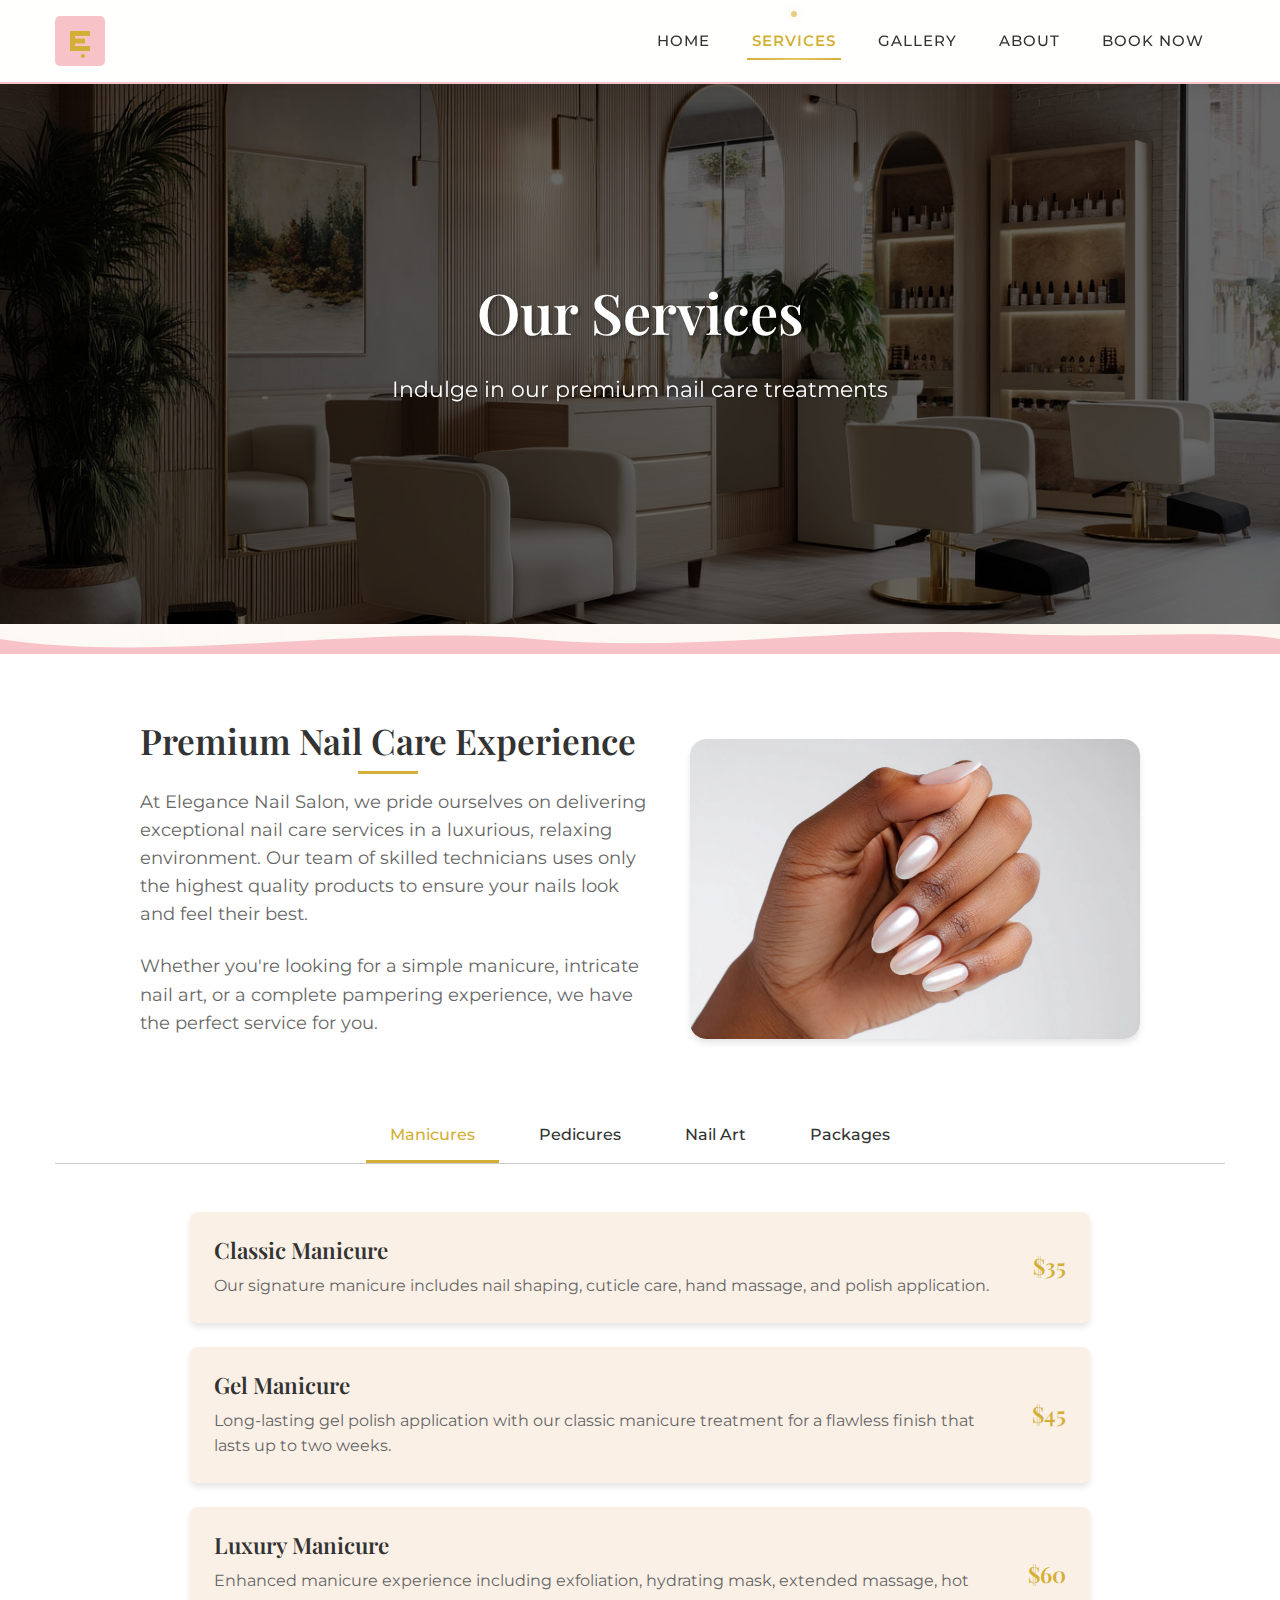
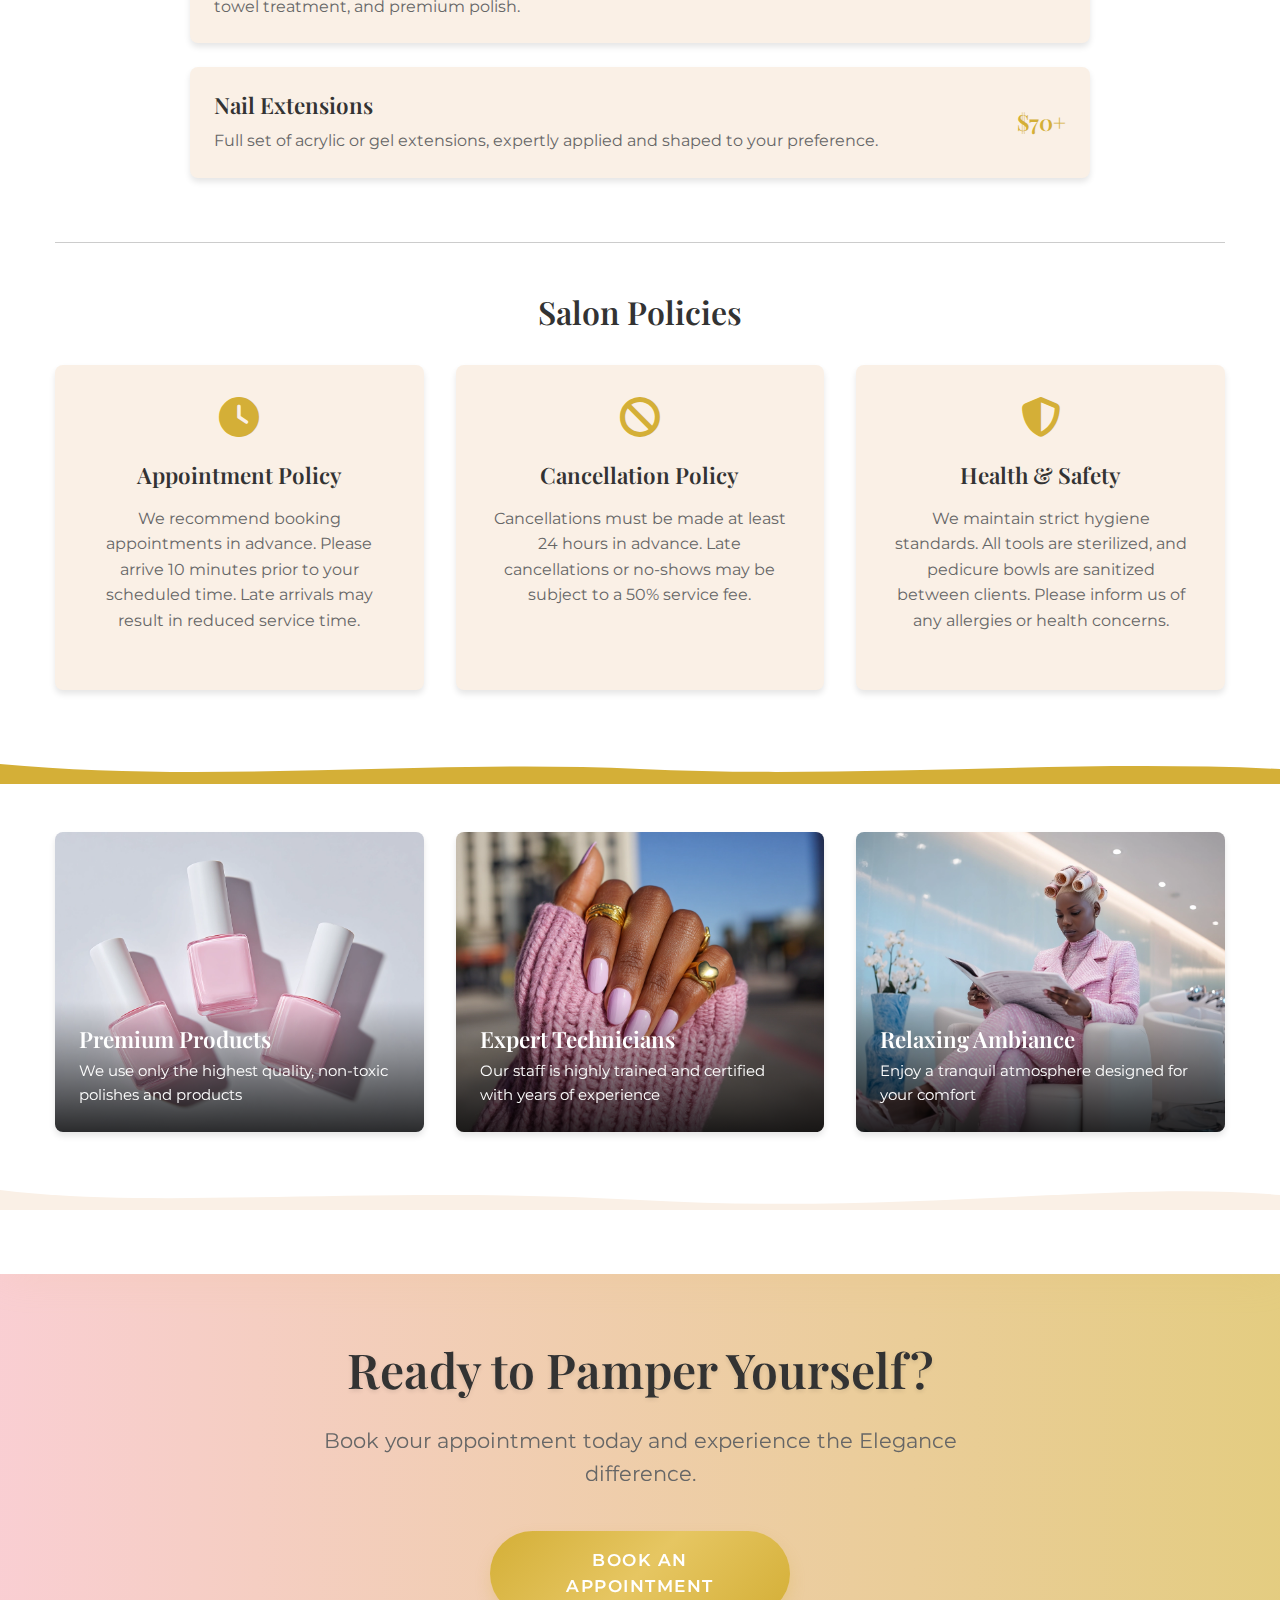
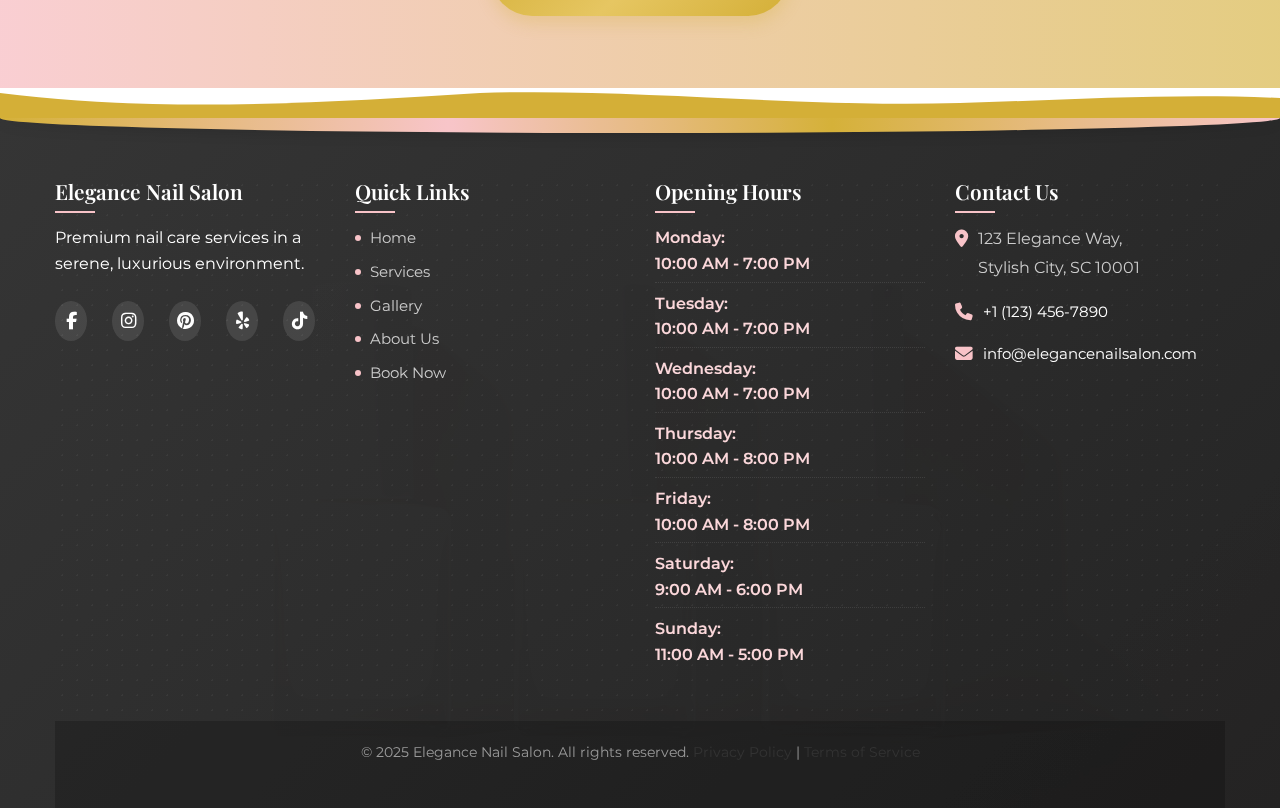
<file: for_sale/services.html>
<!DOCTYPE html>
<html lang="en">
<head>
    <meta charset="UTF-8">
    <meta name="viewport" content="width=device-width, initial-scale=1.0">
    <title>Our Services | Elegance Nail Salon</title>
    <meta name="description" content="Discover our premium nail care services at Elegance Nail Salon. From manicures and pedicures to nail art and packages.">
    <meta name="keywords" content="nail salon services, manicure, pedicure, gel nails, nail art designs, nail treatments, luxury nail care">
    <meta name="author" content="Elegance Nail Salon">
    <meta name="robots" content="index, follow">
    <meta property="og:title" content="Our Services | Elegance Nail Salon">
    <meta property="og:description" content="Discover our premium nail care services at Elegance Nail Salon. From manicures and pedicures to nail art and packages.">
    <meta property="og:type" content="website">
    <meta property="og:url" content="https://www.elegancenailsalon.com/services.html">
    <meta property="og:image" content="assets/images/Peach_perfection_glossy_nails.webp">
    <link rel="canonical" href="https://www.elegancenailsalon.com/services.html">
    
    <!-- Google Fonts -->
    <link rel="preconnect" href="https://fonts.googleapis.com">
    <link rel="preconnect" href="https://fonts.gstatic.com" crossorigin>
    <link href="https://fonts.googleapis.com/css2?family=Playfair+Display:wght@400;500;600;700&family=Montserrat:wght@300;400;500;600&display=swap" rel="stylesheet">
    
    <!-- Font Awesome -->
    <link rel="stylesheet" href="https://cdnjs.cloudflare.com/ajax/libs/font-awesome/6.4.0/css/all.min.css">
    
    <!-- Custom CSS -->
    <link rel="stylesheet" href="css/styles.css">
    <link rel="stylesheet" href="css/responsive.css">
    <link rel="stylesheet" href="css/pages.css">
    <link rel="stylesheet" href="css/glossy.css">
    <link rel="stylesheet" href="css/paint-effects.css">
    <link rel="stylesheet" href="css/mobile-buttons.css">
    <link rel="stylesheet" href="css/fix-mobile.css">
    <link rel="stylesheet" href="css/improved-button-effects.css">
    <link rel="stylesheet" href="css/clean-design.css">
    <link rel="stylesheet" href="css/simple-wave-dividers.css">
    <link rel="stylesheet" href="css/elegant-footer.css">
    <link rel="stylesheet" href="css/nav-logo.css">
    <link rel="stylesheet" href="css/back-to-top.css">
    <link rel="stylesheet" href="css/nav-interactions.css">
    <link rel="stylesheet" href="css/images-fix.css">
</head>
<body>
    <!-- Header Section -->
    <header id="header">
        <div class="container">
            <div class="logo-container">
                <div class="text-logo">
                    <a href="index.html">
                        <img src="assets/square-logo.svg" alt="Elegance Nail Salon Logo" class="square-logo">
                    </a>
                </div>
            </div>
            <nav id="navbar">
                <ul class="nav-menu">
                    <li><a href="index.html" class="nav-link">Home</a></li>
                    <li><a href="services.html" class="nav-link active">Services</a></li>
                    <li><a href="gallery.html" class="nav-link">Gallery</a></li>
                    <li><a href="about.html" class="nav-link">About</a></li>
                    <li><a href="booking.html" class="nav-link">Book Now</a></li>
                </ul>
                <div class="hamburger">
                    <span class="bar"></span>
                    <span class="bar"></span>
                    <span class="bar"></span>
                </div>
            </nav>
        </div>
    </header>

    <!-- Page Banner -->
    <div class="page-banner">
        <img src="assets/images/two_barber_chairs.webp" alt="Elegant nail salon interior" class="banner-image">
        <div class="banner-overlay"></div>
        <div class="banner-content">
            <h1>Our Services</h1>
            <p>Indulge in our premium nail care treatments</p>
        </div>
    </div>

    <!-- Wave Divider -->
    <div class="wave-divider wave-medium wave-primary">
        <svg xmlns="http://www.w3.org/2000/svg" viewBox="0 0 1200 30" preserveAspectRatio="none">
            <path d="M0,15 C150,40 350,0 500,15 C650,30 800,0 950,10 C1050,15 1150,5 1200,15 L1200,30 L0,30 Z"></path>
        </svg>
    </div>

    <!-- Services Content -->
    <section class="services-page section-padding">
        <div class="container">
            <div class="services-intro">
                <div class="intro-text">
                    <h2>Premium Nail Care Experience</h2>
                    <p>At Elegance Nail Salon, we pride ourselves on delivering exceptional nail care services in a luxurious, relaxing environment. Our team of skilled technicians uses only the highest quality products to ensure your nails look and feel their best.</p>
                    <p>Whether you're looking for a simple manicure, intricate nail art, or a complete pampering experience, we have the perfect service for you.</p>
                </div>
                <div class="intro-image">
                    <img src="assets/images/womans_hand_showcasing_her_luxurious_manicure.webp" alt="Elegant nail treatment" class="rounded-image">
                </div>
            </div>

            <div class="service-categories">
                <div class="category-tabs">
                    <button class="tab-btn active" data-category="manicures">Manicures</button>
                    <button class="tab-btn" data-category="pedicures">Pedicures</button>
                    <button class="tab-btn" data-category="nail-art">Nail Art</button>
                    <button class="tab-btn" data-category="packages">Packages</button>
                </div>

                <div class="service-list active" id="manicures">
                    <div class="service-item">
                        <div class="service-info">
                            <h3>Classic Manicure</h3>
                            <p>Our signature manicure includes nail shaping, cuticle care, hand massage, and polish application.</p>
                        </div>
                        <div class="service-price">$35</div>
                    </div>
                    <div class="service-item">
                        <div class="service-info">
                            <h3>Gel Manicure</h3>
                            <p>Long-lasting gel polish application with our classic manicure treatment for a flawless finish that lasts up to two weeks.</p>
                        </div>
                        <div class="service-price">$45</div>
                    </div>
                    <div class="service-item">
                        <div class="service-info">
                            <h3>Luxury Manicure</h3>
                            <p>Enhanced manicure experience including exfoliation, hydrating mask, extended massage, hot towel treatment, and premium polish.</p>
                        </div>
                        <div class="service-price">$60</div>
                    </div>
                    <div class="service-item">
                        <div class="service-info">
                            <h3>Nail Extensions</h3>
                            <p>Full set of acrylic or gel extensions, expertly applied and shaped to your preference.</p>
                        </div>
                        <div class="service-price">$70+</div>
                    </div>
                </div>

                <div class="service-list" id="pedicures">
                    <div class="service-item">
                        <div class="service-info">
                            <h3>Classic Pedicure</h3>
                            <p>Rejuvenating foot treatment including soak, scrub, nail care, foot massage, and polish application.</p>
                        </div>
                        <div class="service-price">$45</div>
                    </div>
                    <div class="service-item">
                        <div class="service-info">
                            <h3>Gel Pedicure</h3>
                            <p>Our classic pedicure with long-lasting gel polish for beautiful, chip-resistant color.</p>
                        </div>
                        <div class="service-price">$55</div>
                    </div>
                    <div class="service-item">
                        <div class="service-info">
                            <h3>Luxury Spa Pedicure</h3>
                            <p>Premium pedicure experience with aromatic soak, deluxe exfoliation, callus treatment, paraffin dip, extended massage, and premium polish.</p>
                        </div>
                        <div class="service-price">$75</div>
                    </div>
                    <div class="service-item">
                        <div class="service-info">
                            <h3>Sports Pedicure</h3>
                            <p>Designed for active lifestyles, focusing on foot health and relief with specialized massage techniques.</p>
                        </div>
                        <div class="service-price">$50</div>
                    </div>
                </div>

                <div class="service-list" id="nail-art">
                    <div class="service-item">
                        <div class="service-info">
                            <h3>Simple Design</h3>
                            <p>Single-color accents, dots, lines, or simple patterns added to your manicure or pedicure.</p>
                        </div>
                        <div class="service-price">$10+</div>
                    </div>
                    <div class="service-item">
                        <div class="service-info">
                            <h3>French Tips</h3>
                            <p>Classic white tips with natural pink base for an elegant, timeless look.</p>
                        </div>
                        <div class="service-price">$15</div>
                    </div>
                    <div class="service-item">
                        <div class="service-info">
                            <h3>Custom Nail Art</h3>
                            <p>Hand-painted designs, intricate patterns, or themed artwork created by our expert nail artists.</p>
                        </div>
                        <div class="service-price">$25+</div>
                    </div>
                    <div class="service-item">
                        <div class="service-info">
                            <h3>Premium Embellishments</h3>
                            <p>Crystals, charms, chrome finish, foil designs, or 3D elements for statement nails.</p>
                        </div>
                        <div class="service-price">$30+</div>
                    </div>
                </div>

                <div class="service-list" id="packages">
                    <div class="service-item">
                        <div class="service-info">
                            <h3>Classic Combo</h3>
                            <p>Classic manicure and pedicure for a complete nail care experience.</p>
                        </div>
                        <div class="service-price">$75</div>
                    </div>
                    <div class="service-item">
                        <div class="service-info">
                            <h3>Gel Combo</h3>
                            <p>Gel manicure and pedicure package for long-lasting color and shine.</p>
                        </div>
                        <div class="service-price">$95</div>
                    </div>
                    <div class="service-item">
                        <div class="service-info">
                            <h3>Bridal Package</h3>
                            <p>Trial and wedding day manicure and pedicure with premium nail art and glass of champagne.</p>
                        </div>
                        <div class="service-price">$150</div>
                    </div>
                    <div class="service-item">
                        <div class="service-info">
                            <h3>Elegance Luxury Experience</h3>
                            <p>Our signature package including luxury manicure, luxury pedicure, premium nail art, paraffin treatments, and complimentary refreshments.</p>
                        </div>
                        <div class="service-price">$130</div>
                    </div>
                </div>
            </div>

            <div class="service-policies">
                <h2>Salon Policies</h2>
                <div class="policies-container">
                    <div class="policy-item">
                        <i class="fas fa-clock"></i>
                        <h3>Appointment Policy</h3>
                        <p>We recommend booking appointments in advance. Please arrive 10 minutes prior to your scheduled time. Late arrivals may result in reduced service time.</p>
                    </div>
                    <div class="policy-item">
                        <i class="fas fa-ban"></i>
                        <h3>Cancellation Policy</h3>
                        <p>Cancellations must be made at least 24 hours in advance. Late cancellations or no-shows may be subject to a 50% service fee.</p>
                    </div>
                    <div class="policy-item">
                        <i class="fas fa-shield-alt"></i>
                        <h3>Health & Safety</h3>
                        <p>We maintain strict hygiene standards. All tools are sterilized, and pedicure bowls are sanitized between clients. Please inform us of any allergies or health concerns.</p>
                    </div>
                </div>
            </div>
        </div>
    </section>

    <!-- Wave Divider -->
    <div class="wave-divider wave-medium wave-accent">
        <svg xmlns="http://www.w3.org/2000/svg" viewBox="0 0 1200 30" preserveAspectRatio="none">
            <path d="M0,10 C200,30 400,5 600,15 C800,25 1000,5 1200,15 L1200,30 L0,30 Z"></path>
        </svg>
    </div>

    <!-- Service Highlights -->
    <section class="service-highlights">
        <div class="container">
            <div class="highlight-grid">
                <div class="highlight-item">
                    <img src="assets/images/three_pink_nail_polish.webp" alt="Premium quality polish">
                    <div class="highlight-content">
                        <h3>Premium Products</h3>
                        <p>We use only the highest quality, non-toxic polishes and products</p>
                    </div>
                </div>
                <div class="highlight-item">
                    <img src="assets/images/nails_of_an_influencer.webp" alt="Expert nail technicians">
                    <div class="highlight-content">
                        <h3>Expert Technicians</h3>
                        <p>Our staff is highly trained and certified with years of experience</p>
                    </div>
                </div>
                <div class="highlight-item">
                    <img src="assets/images/woman_in_a_luxurious.webp" alt="Relaxing environment">
                    <div class="highlight-content">
                        <h3>Relaxing Ambiance</h3>
                        <p>Enjoy a tranquil atmosphere designed for your comfort</p>
                    </div>
                </div>
            </div>
        </div>
    </section>

    <!-- Wave Divider -->
    <div class="wave-divider wave-medium wave-light">
        <svg xmlns="http://www.w3.org/2000/svg" viewBox="0 0 1200 30" preserveAspectRatio="none">
            <path d="M0,10 C150,30 350,5 600,20 C850,35 1050,0 1200,15 L1200,30 L0,30 Z"></path>
        </svg>
    </div>

    <!-- CTA Section -->
    <section class="cta-section">
        <div class="container">
            <div class="cta-content">
                <h2>Ready to Pamper Yourself?</h2>
                <p>Book your appointment today and experience the Elegance difference.</p>
                <a href="booking.html" class="btn btn-primary">Book an Appointment</a>
            </div>
        </div>
    </section>

    <!-- Wave Divider -->
    <div class="wave-divider wave-medium wave-accent">
        <svg xmlns="http://www.w3.org/2000/svg" viewBox="0 0 1200 30" preserveAspectRatio="none">
            <path d="M0,5 C150,25 300,15 450,5 C600,0 750,20 900,15 C1000,12 1100,5 1200,10 L1200,30 L0,30 Z"></path>
        </svg>
    </div>

    <!-- Footer -->
    <footer>
        <img src="assets/images/three_white_nail_polish.webp" alt="Nail salon pattern" class="footer-background-image">
        <div class="container">
            <div class="footer-content">
                <div class="footer-columns">
                    <div class="footer-column">
                        <h4>Elegance Nail Salon</h4>
                        <p>Premium nail care services in a serene, luxurious environment.</p>
                        <div class="social-icons">
                            <a href="#" aria-label="Facebook"><i class="fab fa-facebook-f"></i></a>
                            <a href="#" aria-label="Instagram"><i class="fab fa-instagram"></i></a>
                            <a href="#" aria-label="Pinterest"><i class="fab fa-pinterest"></i></a>
                            <a href="#" aria-label="Yelp"><i class="fab fa-yelp"></i></a>
                            <a href="#" aria-label="TikTok"><i class="fab fa-tiktok"></i></a>
                        </div>
                    </div>
                    <div class="footer-column">
                        <h4>Quick Links</h4>
                        <ul class="footer-menu">
                            <li><a href="index.html">Home</a></li>
                            <li><a href="services.html">Services</a></li>
                            <li><a href="gallery.html">Gallery</a></li>
                            <li><a href="about.html">About Us</a></li>
                            <li><a href="booking.html">Book Now</a></li>
                        </ul>
                    </div>
                    <div class="footer-column">
                        <h4>Opening Hours</h4>
                        <ul class="hours-list">
                            <li><span class="day">Monday:</span> <span>10:00 AM - 7:00 PM</span></li>
                            <li><span class="day">Tuesday:</span> <span>10:00 AM - 7:00 PM</span></li>
                            <li><span class="day">Wednesday:</span> <span>10:00 AM - 7:00 PM</span></li>
                            <li><span class="day">Thursday:</span> <span>10:00 AM - 8:00 PM</span></li>
                            <li><span class="day">Friday:</span> <span>10:00 AM - 8:00 PM</span></li>
                            <li><span class="day">Saturday:</span> <span>9:00 AM - 6:00 PM</span></li>
                            <li><span class="day">Sunday:</span> <span>11:00 AM - 5:00 PM</span></li>
                        </ul>
                    </div>
                    <div class="footer-column">
                        <h4>Contact Us</h4>
                        <address>
                            <p><i class="fas fa-map-marker-alt"></i> <span>123 Elegance Way,<br>Stylish City, SC 10001</span></p>
                            <p><i class="fas fa-phone"></i> <a href="tel:+11234567890">+1 (123) 456-7890</a></p>
                            <p><i class="fas fa-envelope"></i> <a href="mailto:info@elegancenailsalon.com">info@elegancenailsalon.com</a></p>
                        </address>
                    </div>
                </div>
            </div>
            <div class="copyright">
                <p>&copy; 2025 Elegance Nail Salon. All rights reserved. <a href="#">Privacy Policy</a> | <a href="#">Terms of Service</a></p>
            </div>
        </div>
    </footer>



    <!-- Scripts -->
    <script src="js/main.js"></script>
    <script src="js/nav-interactions.js"></script>
    <!-- Back to Top Button -->
    <button id="back-to-top-btn" aria-label="Back to Top">
        <i class="fas fa-arrow-up"></i>
    </button>

</body>
</html>
</file>
<file: css/style.css>
/* 
* Sparkle Nails - Main Stylesheet
* Super girly nail salon website
*/

/* === Custom CSS Variables === */
:root {
  /* Color Palette */
  --pink-light: #ffecef;
  --pink-medium: #ffb5c2;
  --pink-dark: #ff7d8f;
  --pink-hot: #ff4057;
  --purple-light: #f2e7ff;
  --purple-medium: #e0c6ff;
  --purple-dark: #c591ff;
  --gold: #ffd700;
  --white: #ffffff;
  --gray-light: #f8f9fa;
  --gray: #ced4da;
  --dark: #343a40;
  
  /* Typography */
  --font-primary: 'Quicksand', sans-serif;
  --font-accent: 'Pacifico', cursive;
  --font-size-base: 1rem;
  --font-size-lg: 1.25rem;
  --font-size-xl: 1.5rem;
  --font-size-xxl: 2.5rem;
  
  /* Spacing */
  --spacing-xs: 0.5rem;
  --spacing-sm: 1rem;
  --spacing-md: 1.5rem;
  --spacing-lg: 3rem;
  --spacing-xl: 5rem;
  
  /* Effects */
  --shadow-sm: 0 2px 10px rgba(0, 0, 0, 0.05);
  --shadow-md: 0 4px 20px rgba(0, 0, 0, 0.08);
  --shadow-lg: 0 8px 30px rgba(0, 0, 0, 0.12);
  --border-radius-sm: 8px;
  --border-radius-md: 15px;
  --border-radius-lg: 30px;
  --border-radius-full: 999px;
  --transition-fast: 0.3s ease;
  --transition-medium: 0.5s ease;
}

/* === Base Styles === */
* {
  margin: 0;
  padding: 0;
  box-sizing: border-box;
}

html {
  scroll-behavior: smooth;
}

body {
  font-family: var(--font-primary);
  font-size: var(--font-size-base);
  color: var(--dark);
  line-height: 1.6;
  background-color: var(--pink-light);
  overflow-x: hidden;
  background-image: 
    radial-gradient(circle at 30% 30%, var(--purple-light) 0%, transparent 20%),
    radial-gradient(circle at 70% 70%, var(--pink-light) 0%, transparent 25%);
  background-attachment: fixed;
}

.container {
  width: 100%;
  max-width: 1200px;
  margin: 0 auto;
  padding: 0 var(--spacing-sm);
}

.row {
  display: flex;
  flex-wrap: wrap;
  margin: 0 -15px;
}

.col {
  padding: 0 15px;
  flex: 1;
}

@media (max-width: 768px) {
  .row {
    flex-direction: column;
  }
  
  .col {
    margin-bottom: var(--spacing-md);
  }
}

img {
  max-width: 100%;
  height: auto;
  display: block;
}

a {
  color: var(--pink-hot);
  text-decoration: none;
  transition: all var(--transition-fast);
}

a:hover {
  color: var(--purple-dark);
}

/* === Typography === */
h1, h2, h3, h4, h5, h6 {
  font-family: var(--font-accent);
  margin-bottom: var(--spacing-sm);
  font-weight: 400;
  color: var(--pink-hot);
}

h1 {
  font-size: var(--font-size-xxl);
  margin-bottom: var(--spacing-md);
}

h2 {
  font-size: calc(var(--font-size-xxl) * 0.8);
  margin-bottom: var(--spacing-md);
}

h3 {
  font-size: calc(var(--font-size-xxl) * 0.6);
}

h4 {
  font-size: calc(var(--font-size-xxl) * 0.5);
}

p {
  margin-bottom: var(--spacing-md);
}

.text-center {
  text-align: center;
}

.accent-text {
  font-family: var(--font-accent);
  color: var(--pink-hot);
}

.section-title {
  text-align: center;
  margin-bottom: var(--spacing-lg);
  position: relative;
}

.section-title::after {
  content: '💅';
  display: block;
  font-size: 1.5rem;
  margin-top: 10px;
}

/* === Buttons === */
.btn {
  display: inline-block;
  background-color: var(--pink-medium);
  color: var(--white);
  padding: 0.8rem 2rem;
  border-radius: var(--border-radius-full);
  font-size: var(--font-size-base);
  font-weight: 600;
  text-align: center;
  cursor: pointer;
  transition: all var(--transition-fast);
  text-transform: uppercase;
  letter-spacing: 1px;
  border: none;
  box-shadow: var(--shadow-sm);
  position: relative;
  overflow: hidden;
  z-index: 1;
}

.btn::before {
  content: '';
  position: absolute;
  top: 0;
  left: -100%;
  width: 100%;
  height: 100%;
  background: linear-gradient(90deg, transparent, rgba(255, 255, 255, 0.3), transparent);
  transition: all 0.6s ease;
  z-index: -1;
}

.btn:hover {
  transform: translateY(-3px);
  box-shadow: var(--shadow-md);
  color: var(--white);
}

.btn:hover::before {
  left: 100%;
}

.btn-primary {
  background-color: var(--pink-hot);
}

.btn-secondary {
  background-color: var(--purple-dark);
}

.btn-outline {
  background-color: transparent;
  border: 2px solid var(--pink-medium);
  color: var(--pink-hot);
}

.btn-outline:hover {
  background-color: var(--pink-medium);
  color: var(--white);
}

/* === Header === */
header {
  position: fixed;
  top: 0;
  left: 0;
  width: 100%;
  background-color: rgba(255, 255, 255, 0.9);
  backdrop-filter: blur(10px);
  box-shadow: var(--shadow-sm);
  padding: var(--spacing-sm) 0;
  z-index: 1000;
  transition: all var(--transition-fast);
}

header.scrolled {
  padding: 0.5rem 0;
}

.header-inner {
  display: flex;
  justify-content: space-between;
  align-items: center;
}

.logo {
  font-family: var(--font-accent);
  font-size: 1.8rem;
  color: var(--pink-hot);
  display: flex;
  align-items: center;
}

.logo img {
  height: 50px;
  margin-right: var(--spacing-xs);
}

/* === Navigation === */
.nav-list {
  display: flex;
  list-style: none;
  margin: 0;
  padding: 0;
}

.nav-item {
  margin-left: var(--spacing-md);
}

.nav-link {
  color: var(--dark);
  font-weight: 600;
  position: relative;
  padding: 0.5rem 0;
}

.nav-link::after {
  content: '';
  position: absolute;
  bottom: 0;
  left: 0;
  width: 0;
  height: 2px;
  background-color: var(--pink-hot);
  transition: width var(--transition-fast);
}

.nav-link:hover, 
.nav-link.active {
  color: var(--pink-hot);
}

.nav-link:hover::after, 
.nav-link.active::after {
  width: 100%;
}

.mobile-toggle {
  display: none;
  background: none;
  border: none;
  cursor: pointer;
  color: var(--pink-hot);
  font-size: 1.5rem;
}

@media (max-width: 768px) {
  .mobile-toggle {
    display: block;
  }
  
  .nav-list {
    position: fixed;
    top: 0;
    right: -100%;
    width: 70%;
    height: 100vh;
    background-color: var(--white);
    flex-direction: column;
    align-items: flex-start;
    padding: var(--spacing-xl) var(--spacing-md);
    transition: right var(--transition-fast);
    box-shadow: var(--shadow-lg);
    z-index: 1001;
  }
  
  .nav-list.open {
    right: 0;
  }
  
  .nav-item {
    margin: var(--spacing-sm) 0;
    width: 100%;
  }
  
  .nav-link {
    display: block;
    padding: var(--spacing-xs) 0;
  }
}

/* === Hero Section === */
.hero {
  padding-top: 100px;
  padding-bottom: var(--spacing-lg);
  text-align: center;
  position: relative;
  overflow: hidden;
}

.hero-content {
  max-width: 800px;
  margin: 0 auto;
  position: relative;
  z-index: 2;
}

.hero h1 {
  margin-bottom: var(--spacing-md);
}

.hero p {
  font-size: var(--font-size-lg);
  margin-bottom: var(--spacing-lg);
  color: var(--dark);
}

.hero-image {
  border-radius: var(--border-radius-lg);
  overflow: hidden;
  box-shadow: var(--shadow-lg);
  margin-top: var(--spacing-lg);
  position: relative;
}

.hero-image::before {
  content: '';
  position: absolute;
  top: -5px;
  left: -5px;
  right: -5px;
  bottom: -5px;
  background: linear-gradient(45deg, var(--pink-hot), var(--purple-dark), var(--pink-medium), var(--purple-light));
  z-index: -1;
  border-radius: calc(var(--border-radius-lg) + 5px);
  animation: borderGlow 3s linear infinite;
}

@keyframes borderGlow {
  0% { background-position: 0% 50%; }
  50% { background-position: 100% 50%; }
  100% { background-position: 0% 50%; }
}

.hero-buttons {
  display: flex;
  justify-content: center;
  gap: var(--spacing-sm);
}

@media (max-width: 768px) {
  .hero-buttons {
    flex-direction: column;
    align-items: center;
  }
  
  .hero-buttons .btn {
    margin-bottom: var(--spacing-sm);
  }
}

/* === Services Section === */
.services {
  padding: var(--spacing-xl) 0;
  background-color: var(--white);
  position: relative;
}

.services::before,
.services::after {
  content: '';
  position: absolute;
  width: 100%;
  height: 50px;
  background-image: url('data:image/svg+xml;utf8,<svg xmlns="http://www.w3.org/2000/svg" viewBox="0 0 1200 120" preserveAspectRatio="none"><path d="M0,0V46.29c47.79,22.2,103.59,32.17,158,28,70.36-5.37,136.33-33.31,206.8-37.5C438.64,32.43,512.34,53.67,583,72.05c69.27,18,138.3,24.88,209.4,13.08,36.15-6,69.85-17.84,104.45-29.34C989.49,25,1113-14.29,1200,52.47V0Z" fill="%23ffecef" opacity="0.8"></path></svg>');
  background-size: 100% 50px;
  background-repeat: no-repeat;
}

.services::before {
  top: -50px;
}

.services::after {
  bottom: -50px;
  transform: rotate(180deg);
}

.service-cards {
  display: grid;
  grid-template-columns: repeat(auto-fit, minmax(300px, 1fr));
  gap: var(--spacing-md);
}

.service-card {
  background-color: var(--white);
  border-radius: var(--border-radius-md);
  overflow: hidden;
  box-shadow: var(--shadow-md);
  transition: transform var(--transition-fast);
  position: relative;
}

.service-card:hover {
  transform: translateY(-10px);
}

.service-image {
  height: 200px;
  overflow: hidden;
}

.service-image img {
  width: 100%;
  height: 100%;
  object-fit: cover;
  transition: transform var(--transition-medium);
}

.service-card:hover .service-image img {
  transform: scale(1.1);
}

.service-content {
  padding: var(--spacing-md);
  text-align: center;
}

.service-title {
  margin-bottom: var(--spacing-xs);
  color: var(--pink-hot);
}

.service-price {
  display: inline-block;
  background-color: var(--pink-light);
  color: var(--pink-hot);
  padding: 0.2rem 1rem;
  border-radius: var(--border-radius-full);
  font-weight: 600;
  margin-top: var(--spacing-xs);
}

/* === Gallery Section === */
.gallery {
  padding: var(--spacing-xl) 0;
  background-color: var(--purple-light);
  position: relative;
}

.gallery-filter {
  display: flex;
  justify-content: center;
  flex-wrap: wrap;
  margin-bottom: var(--spacing-lg);
}

.filter-button {
  background: none;
  border: none;
  color: var(--dark);
  padding: 0.5rem 1.5rem;
  margin: 0 5px 10px;
  cursor: pointer;
  font-weight: 600;
  border-radius: var(--border-radius-full);
  transition: all var(--transition-fast);
}

.filter-button:hover,
.filter-button.active {
  background-color: var(--pink-medium);
  color: var(--white);
}

.gallery-grid {
  display: grid;
  grid-template-columns: repeat(auto-fill, minmax(250px, 1fr));
  gap: var(--spacing-sm);
}

.gallery-item {
  position: relative;
  border-radius: var(--border-radius-sm);
  overflow: hidden;
  aspect-ratio: 1/1;
  cursor: pointer;
}

.gallery-item img {
  width: 100%;
  height: 100%;
  object-fit: cover;
  transition: transform var(--transition-medium);
}

.gallery-overlay {
  position: absolute;
  top: 0;
  left: 0;
  width: 100%;
  height: 100%;
  background: linear-gradient(to top, rgba(255, 64, 87, 0.9), transparent);
  opacity: 0;
  display: flex;
  align-items: flex-end;
  justify-content: center;
  padding: var(--spacing-md);
  transition: opacity var(--transition-fast);
}

.gallery-item:hover .gallery-overlay {
  opacity: 1;
}

.gallery-item:hover img {
  transform: scale(1.1);
}

.gallery-title {
  color: var(--white);
  text-align: center;
  transform: translateY(20px);
  transition: transform var(--transition-fast);
}

.gallery-item:hover .gallery-title {
  transform: translateY(0);
}

/* === Testimonials Section === */
.testimonials {
  padding: var(--spacing-xl) 0;
  background-color: var(--white);
  position: relative;
}

.testimonial-slider {
  position: relative;
  max-width: 800px;
  margin: 0 auto;
  overflow: hidden;
}

.testimonial {
  padding: var(--spacing-lg);
  background-color: var(--pink-light);
  border-radius: var(--border-radius-md);
  text-align: center;
  position: relative;
}

.testimonial::before {
  content: '"';
  font-family: var(--font-accent);
  font-size: 8rem;
  color: var(--pink-medium);
  position: absolute;
  top: -40px;
  left: 20px;
  line-height: 1;
  opacity: 0.3;
}

.testimonial-text {
  font-style: italic;
  margin-bottom: var(--spacing-md);
}

.testimonial-author {
  font-weight: 600;
  color: var(--pink-hot);
}

.testimonial-dots {
  display: flex;
  justify-content: center;
  margin-top: var(--spacing-md);
}

.dot {
  width: 12px;
  height: 12px;
  background-color: var(--gray);
  border-radius: 50%;
  margin: 0 5px;
  cursor: pointer;
  transition: all var(--transition-fast);
}

.dot.active {
  background-color: var(--pink-hot);
  transform: scale(1.2);
}

/* === About Section === */
.about {
  padding: var(--spacing-xl) 0;
  background-color: var(--pink-light);
}

.about-content {
  display: flex;
  align-items: center;
  gap: var(--spacing-lg);
}

.about-text {
  flex: 1;
}

.about-image {
  flex: 1;
}

.about-image img {
  border-radius: var(--border-radius-md);
  box-shadow: var(--shadow-md);
}

@media (max-width: 768px) {
  .about-content {
    flex-direction: column-reverse;
  }
  
  .about-image {
    margin-bottom: var(--spacing-md);
  }
}

/* === Contact Section === */
.contact {
  padding: var(--spacing-xl) 0;
  background-color: var(--white);
  position: relative;
}

.contact-info {
  margin-bottom: var(--spacing-lg);
}

.contact-item {
  display: flex;
  align-items: center;
  margin-bottom: var(--spacing-sm);
}

.contact-icon {
  width: 40px;
  height: 40px;
  background-color: var(--pink-light);
  color: var(--pink-hot);
  border-radius: 50%;
  display: flex;
  align-items: center;
  justify-content: center;
  margin-right: var(--spacing-sm);
}

.contact-form {
  background-color: var(--pink-light);
  padding: var(--spacing-lg);
  border-radius: var(--border-radius-md);
  box-shadow: var(--shadow-md);
}

.form-group {
  margin-bottom: var(--spacing-md);
}

.form-label {
  display: block;
  margin-bottom: var(--spacing-xs);
  font-weight: 600;
}

.form-control {
  width: 100%;
  padding: 0.8rem;
  background-color: var(--white);
  border: 1px solid var(--gray);
  border-radius: var(--border-radius-sm);
  font-family: var(--font-primary);
  transition: all var(--transition-fast);
}

.form-control:focus {
  outline: none;
  border-color: var(--pink-medium);
  box-shadow: 0 0 0 3px rgba(255, 181, 194, 0.3);
}

textarea.form-control {
  min-height: 150px;
  resize: vertical;
}

/* === Footer === */
.footer {
  background-color: var(--dark);
  color: var(--white);
  padding: var(--spacing-lg) 0 var(--spacing-md);
  position: relative;
}

.footer-row {
  display: flex;
  flex-wrap: wrap;
  margin-bottom: var(--spacing-lg);
}

.footer-col {
  flex: 1;
  min-width: 200px;
  padding: 0 15px;
  margin-bottom: var(--spacing-md);
}

.footer-logo {
  font-family: var(--font-accent);
  font-size: 1.8rem;
  color: var(--pink-hot);
  margin-bottom: var(--spacing-sm);
}

.footer-about {
  margin-bottom: var(--spacing-md);
}

.footer-title {
  font-family: var(--font-accent);
  color: var(--pink-medium);
  margin-bottom: var(--spacing-md);
  font-size: 1.3rem;
}

.footer-links {
  list-style: none;
  padding: 0;
}

.footer-links li {
  margin-bottom: var(--spacing-xs);
}

.footer-links a {
  color: var(--gray);
  transition: all var(--transition-fast);
}

.footer-links a:hover {
  color: var(--pink-medium);
  padding-left: 5px;
}

.social-icons {
  display: flex;
  gap: var(--spacing-xs);
}

.social-icon {
  width: 40px;
  height: 40px;
  background-color: var(--dark);
  color: var(--pink-medium);
  border: 1px solid var(--pink-medium);
  border-radius: 50%;
  display: flex;
  align-items: center;
  justify-content: center;
  transition: all var(--transition-fast);
}

.social-icon:hover {
  background-color: var(--pink-medium);
  color: var(--white);
  transform: translateY(-3px);
}

.footer-bottom {
  text-align: center;
  padding-top: var(--spacing-md);
  border-top: 1px solid rgba(255, 255, 255, 0.1);
  font-size: 0.9rem;
  color: var(--gray);
}

/* === Animations === */
@keyframes fadeInUp {
  from {
    opacity: 0;
    transform: translateY(20px);
  }
  to {
    opacity: 1;
    transform: translateY(0);
  }
}

.animate-fadeInUp {
  animation: fadeInUp 0.6s ease forwards;
}

/* === Utilities === */
.visually-hidden {
  position: absolute;
  width: 1px;
  height: 1px;
  margin: -1px;
  padding: 0;
  overflow: hidden;
  clip: rect(0, 0, 0, 0);
  border: 0;
}

.mb-1 { margin-bottom: var(--spacing-xs); }
.mb-2 { margin-bottom: var(--spacing-sm); }
.mb-3 { margin-bottom: var(--spacing-md); }
.mb-4 { margin-bottom: var(--spacing-lg); }
.mb-5 { margin-bottom: var(--spacing-xl); }

.mt-1 { margin-top: var(--spacing-xs); }
.mt-2 { margin-top: var(--spacing-sm); }
.mt-3 { margin-top: var(--spacing-md); }
.mt-4 { margin-top: var(--spacing-lg); }
.mt-5 { margin-top: var(--spacing-xl); }

.text-primary { color: var(--pink-hot); }
.text-secondary { color: var(--purple-dark); }
.text-light { color: var(--gray); }

.bg-primary { background-color: var(--pink-hot); }
.bg-secondary { background-color: var(--purple-dark); }
.bg-light { background-color: var(--pink-light); }

/* Heart cursor */
.heart-cursor {
  cursor: url("data:image/svg+xml;utf8,<svg xmlns='http://www.w3.org/2000/svg' width='22' height='22' viewBox='0 0 24 24' fill='%23ff4057'><path d='M12 21.35l-1.45-1.32C5.4 15.36 2 12.28 2 8.5 2 5.42 4.42 3 7.5 3c1.74 0 3.41.81 4.5 2.09C13.09 3.81 14.76 3 16.5 3 19.58 3 22 5.42 22 8.5c0 3.78-3.4 6.86-8.55 11.54L12 21.35z'/></svg>") 10 10, auto;
}

/* Glitter effect */
.glitter {
  position: relative;
}

.glitter::after {
  content: "";
  position: absolute;
  top: -20%;
  left: -20%;
  width: 140%;
  height: 140%;
  background-image: 
    radial-gradient(white, rgba(255,255,255,.2) 2px, transparent 40px),
    radial-gradient(white, rgba(255,255,255,.15) 1px, transparent 30px),
    radial-gradient(white, rgba(255,255,255,.1) 2px, transparent 40px),
    radial-gradient(rgba(255,255,255,.4), rgba(255,255,255,.1) 2px, transparent 30px);
  background-size: 550px 550px, 350px 350px, 250px 250px, 150px 150px;
  background-position: 0 0, 40px 60px, 130px 270px, 70px 100px;
  pointer-events: none;
  z-index: 1;
  animation: glitterAnimation 10s linear infinite;
}

@keyframes glitterAnimation {
  0% { background-position: 0 0, 40px 60px, 130px 270px, 70px 100px; }
  100% { background-position: 500px 500px, 390px 410px, 380px 520px, 220px 250px; }
}
</file>
<file: for_sale/css/styles.css>
/* 
* Elegance Nail Salon - Main CSS Styles
* Colors: 
* - Primary: #F8C3C8 (soft pink)
* - Secondary: #FAF0E6 (linen white)
* - Accent: #D4AF37 (gold)
* - Text: #333333 (dark grey)
* - Background: #FFFFFF (white)
* Typography:
* - Headings: Playfair Display
* - Body: Montserrat
*/

/* ======== Global Styles ======== */
html {
    scroll-behavior: smooth; /* Enable smooth scrolling for the entire page */
}
:root {
    --primary-color: #F8C3C8;
    --primary-light: #FBD7DA;
    --primary-dark: #E5A6AB;
    --secondary-color: #FAF0E6;
    --secondary-dark: #EFE0D1;
    --accent-color: #D4AF37;
    --accent-light: #E6C662;
    --accent-dark: #B39024;
    --text-color: #333333;
    --text-light: #666666;
    --white: #FFFFFF;
    --black: #000000;
    --gray-light: #F5F5F5;
    --gray: #CCCCCC;
    --spacing-xs: 8px;
    --spacing-sm: 16px;
    --spacing-md: 24px;
    --spacing-lg: 32px;
    --spacing-xl: 48px;
    --spacing-xxl: 64px;
    --border-radius-sm: 4px;
    --border-radius-md: 8px;
    --border-radius-lg: 16px;
    --box-shadow: 0 4px 6px rgba(0, 0, 0, 0.1);
    --transition-fast: 0.2s ease;
    --transition-normal: 0.3s ease;
    --transition-slow: 0.5s ease;
}

* {
    margin: 0;
    padding: 0;
    box-sizing: border-box;
}

html {
    scroll-behavior: smooth;
    font-size: 16px;
}

body {
    font-family: 'Montserrat', sans-serif;
    color: var(--text-color);
    background-color: var(--white);
    line-height: 1.6;
    overflow-x: hidden;
}

.container {
    width: 100%;
    max-width: 1200px;
    margin: 0 auto;
    padding: 0 var(--spacing-md);
}

section {
    padding: var(--spacing-xxl) 0;
}

.section-padding {
    padding: var(--spacing-xxl) 0;
}

.section-header {
    text-align: center;
    margin-bottom: var(--spacing-xl);
}

.section-header h2 {
    font-family: 'Playfair Display', serif;
    font-size: 2.5rem;
    font-weight: 600;
    margin-bottom: var(--spacing-sm);
    position: relative;
    display: inline-block;
}

.section-header h2::after {
    content: '';
    position: absolute;
    width: 60px;
    height: 3px;
    background-color: var(--accent-color);
    bottom: -10px;
    left: 50%;
    transform: translateX(-50%);
}

.section-header p {
    font-size: 1.1rem;
    color: var(--text-light);
    max-width: 600px;
    margin: var(--spacing-md) auto 0;
}

/* Typography */
h1, h2, h3, h4, h5, h6 {
    font-family: 'Playfair Display', serif;
    font-weight: 600;
    line-height: 1.3;
    margin-bottom: var(--spacing-sm);
}

h1 {
    font-size: 3.5rem;
}

h2 {
    font-size: 2.5rem;
}

h3 {
    font-size: 1.8rem;
}

h4 {
    font-size: 1.4rem;
}

p {
    margin-bottom: var(--spacing-md);
}

a {
    color: var(--text-color);
    text-decoration: none;
    transition: color var(--transition-fast);
}

a:hover {
    color: var(--accent-color);
}

ul {
    list-style: none;
}

img {
    max-width: 100%;
    height: auto;
    display: block;
}

/* Buttons */
.btn {
    display: inline-block;
    padding: 12px 28px;
    font-family: 'Montserrat', sans-serif;
    font-weight: 500;
    font-size: 1rem;
    text-align: center;
    text-transform: uppercase;
    letter-spacing: 1px;
    border-radius: var(--border-radius-sm);
    cursor: pointer;
    transition: all var(--transition-normal);
    border: none;
}

.btn-primary {
    background-color: var(--accent-color);
    color: var(--white);
    border: 2px solid var(--accent-color);
}

.btn-primary:hover {
    background-color: var(--accent-dark);
    color: var(--white);
    border-color: var(--accent-dark);
    transform: translateY(-2px);
    box-shadow: 0 6px 12px rgba(0, 0, 0, 0.15);
}

.btn-secondary {
    background-color: transparent;
    color: var(--accent-color);
    border: 2px solid var(--accent-color);
}

.btn-secondary:hover {
    background-color: var(--accent-color);
    color: var(--white);
    transform: translateY(-2px);
    box-shadow: 0 6px 12px rgba(0, 0, 0, 0.15);
}

/* ======== Header & Navigation ======== */
#header {
    position: fixed;
    top: 0;
    left: 0;
    right: 0;
    background-color: rgba(255, 255, 255, 0.95);
    padding: var(--spacing-sm) 0;
    box-shadow: 0 2px 10px rgba(0, 0, 0, 0.1);
    z-index: 1000;
    transition: all var(--transition-normal);
}

#header.scrolled {
    padding: 10px 0;
    background-color: rgba(255, 255, 255, 0.98);
}

#header .container {
    display: flex;
    justify-content: space-between;
    align-items: center;
}

.logo {
    z-index: 1001;
}

.logo svg {
    height: 50px;
    width: auto;
    transition: all var(--transition-normal);
}

#header.scrolled .logo svg {
    height: 40px;
}

#navbar {
    display: flex;
    align-items: center;
}

.nav-menu {
    display: flex;
    align-items: center;
}

.nav-menu li {
    margin: 0 var(--spacing-sm);
}

.nav-link {
    font-family: 'Montserrat', sans-serif;
    font-size: 0.95rem;
    font-weight: 500;
    text-transform: uppercase;
    letter-spacing: 1px;
    padding: 8px 4px;
    position: relative;
}

.nav-link::after {
    content: '';
    position: absolute;
    bottom: 0;
    left: 0;
    width: 0;
    height: 2px;
    background-color: var(--accent-color);
    transition: width var(--transition-normal);
}

.nav-link:hover::after,
.nav-link.active::after {
    width: 100%;
}

.hamburger {
    display: none;
    cursor: pointer;
}

.bar {
    display: block;
    width: 25px;
    height: 3px;
    margin: 5px auto;
    transition: all var(--transition-normal);
    background-color: var(--text-color);
}

/* ======== Hero Section ======== */
.hero {
    height: 100vh;
    min-height: 600px;
    background: linear-gradient(rgba(0, 0, 0, 0.5), rgba(0, 0, 0, 0.5));
    background-size: cover;
    background-position: center;
    background-attachment: fixed;
    display: flex;
    align-items: center;
    justify-content: center;
    text-align: center;
    color: var(--white);
    padding: 0 var(--spacing-md);
}

.hero-content {
    max-width: 800px;
    padding: var(--spacing-xl);
    animation: fadeIn 1.5s ease;
}

.hero h1 {
    font-size: 4rem;
    margin-bottom: var(--spacing-md);
    text-shadow: 2px 2px 4px rgba(0, 0, 0, 0.3);
}

.hero p {
    font-size: 1.4rem;
    margin-bottom: var(--spacing-xl);
    text-shadow: 1px 1px 3px rgba(0, 0, 0, 0.3);
}

/* ======== Services Section ======== */
.services {
    background-color: var(--white);
}

.service-categories {
    margin-top: var(--spacing-xl);
}

.category-tabs {
    display: flex;
    justify-content: center;
    flex-wrap: wrap;
    margin-bottom: var(--spacing-xl);
    border-bottom: 1px solid var(--gray);
}

.tab-btn {
    padding: var(--spacing-sm) var(--spacing-md);
    margin: 0 var(--spacing-xs);
    background: transparent;
    border: none;
    border-bottom: 3px solid transparent;
    font-family: 'Montserrat', sans-serif;
    font-size: 1rem;
    font-weight: 500;
    color: var(--text-color);
    cursor: pointer;
    transition: all var(--transition-normal);
}

.tab-btn:hover,
.tab-btn.active {
    color: var(--accent-color);
    border-bottom-color: var(--accent-color);
}

.service-list {
    display: none;
    max-width: 900px;
    margin: 0 auto;
}

.service-list.active {
    display: block;
    animation: fadeIn 0.5s ease;
}

.service-item {
    display: flex;
    justify-content: space-between;
    align-items: center;
    padding: var(--spacing-md);
    margin-bottom: var(--spacing-md);
    border-radius: var(--border-radius-md);
    background-color: var(--secondary-color);
    box-shadow: var(--box-shadow);
    transition: all var(--transition-normal);
}

.service-item:hover {
    transform: translateY(-3px);
    box-shadow: 0 8px 15px rgba(0, 0, 0, 0.1);
    background-color: var(--secondary-dark);
}

.service-info {
    flex: 1;
    padding-right: var(--spacing-md);
}

.service-info h3 {
    font-size: 1.4rem;
    margin-bottom: var(--spacing-xs);
}

.service-info p {
    color: var(--text-light);
    margin-bottom: 0;
}

.service-price {
    font-family: 'Playfair Display', serif;
    font-size: 1.4rem;
    font-weight: 600;
    color: var(--accent-color);
    text-align: right;
    white-space: nowrap;
}

/* ======== Gallery Section ======== */
.gallery {
    background-color: var(--secondary-color);
    overflow: hidden;
}

.gallery-filter {
    display: flex;
    justify-content: center;
    flex-wrap: wrap;
    margin-bottom: var(--spacing-lg);
}

.filter-btn {
    padding: 8px 20px;
    margin: 0 8px 8px;
    background-color: transparent;
    border: 2px solid var(--accent-color);
    border-radius: 30px;
    font-family: 'Montserrat', sans-serif;
    font-size: 0.9rem;
    font-weight: 500;
    color: var(--text-color);
    cursor: pointer;
    transition: all var(--transition-normal);
}

.filter-btn:hover,
.filter-btn.active {
    background-color: var(--accent-color);
    color: var(--white);
}

.gallery-container {
    display: grid;
    grid-template-columns: repeat(auto-fill, minmax(280px, 1fr));
    gap: var(--spacing-md);
    margin-top: var(--spacing-lg);
}

.gallery-item {
    position: relative;
    overflow: hidden;
    border-radius: var(--border-radius-md);
    box-shadow: var(--box-shadow);
    cursor: pointer;
    aspect-ratio: 1/1;
    opacity: 1;
    transform: scale(1);
    transition: all var(--transition-normal);
}

.gallery-item.hidden {
    display: none;
}

.gallery-item img {
    width: 100%;
    height: 100%;
    object-fit: cover;
    transition: transform var(--transition-normal);
}

.gallery-overlay {
    position: absolute;
    top: 0;
    left: 0;
    width: 100%;
    height: 100%;
    background: linear-gradient(to top, rgba(0, 0, 0, 0.7) 0%, rgba(0, 0, 0, 0) 70%);
    display: flex;
    flex-direction: column;
    justify-content: flex-end;
    padding: var(--spacing-md);
    color: var(--white);
    opacity: 0;
    transition: opacity var(--transition-normal);
}

.gallery-item:hover img {
    transform: scale(1.1);
}

.gallery-item:hover .gallery-overlay {
    opacity: 1;
}

.gallery-overlay h3 {
    font-size: 1.2rem;
    margin-bottom: 5px;
}

.gallery-overlay p {
    font-size: 0.9rem;
    margin-bottom: 0;
}

/* Lightbox Styles */
.lightbox {
    position: fixed;
    top: 0;
    left: 0;
    width: 100%;
    height: 100%;
    background-color: rgba(0, 0, 0, 0.9);
    display: flex;
    align-items: center;
    justify-content: center;
    z-index: 2000;
    opacity: 0;
    visibility: hidden;
    transition: all var(--transition-normal);
}

.lightbox.active {
    opacity: 1;
    visibility: visible;
}

.lightbox-img {
    max-width: 90%;
    max-height: 80vh;
    border: 5px solid var(--white);
    box-shadow: 0 5px 25px rgba(0, 0, 0, 0.4);
}

.close-lightbox {
    position: absolute;
    top: 20px;
    right: 30px;
    font-size: 40px;
    color: var(--white);
    cursor: pointer;
    transition: color var(--transition-fast);
}

.close-lightbox:hover {
    color: var(--accent-color);
}

.lightbox-caption {
    position: absolute;
    bottom: 20px;
    left: 0;
    width: 100%;
    color: var(--white);
    text-align: center;
    padding: 20px;
    background-color: rgba(0, 0, 0, 0.6);
}

.lightbox-controls {
    position: absolute;
    top: 50%;
    width: 100%;
    display: flex;
    justify-content: space-between;
    padding: 0 40px;
    transform: translateY(-50%);
}

.lightbox-prev,
.lightbox-next {
    background: transparent;
    border: none;
    color: var(--white);
    font-size: 30px;
    cursor: pointer;
    transition: color var(--transition-fast);
}

.lightbox-prev:hover,
.lightbox-next:hover {
    color: var(--accent-color);
}

/* ======== About Section ======== */
.about {
    background-color: var(--white);
}

.about-content {
    display: flex;
    flex-wrap: wrap;
    align-items: center;
    gap: var(--spacing-xl);
}

.about-text {
    flex: 1;
    min-width: 300px;
}

.about-text p {
    margin-bottom: var(--spacing-md);
}

.business-info {
    margin-top: var(--spacing-xl);
    display: grid;
    grid-template-columns: repeat(auto-fit, minmax(250px, 1fr));
    gap: var(--spacing-md);
}

.info-item {
    display: flex;
    align-items: flex-start;
    background-color: var(--secondary-color);
    padding: var(--spacing-md);
    border-radius: var(--border-radius-md);
    transition: all var(--transition-normal);
}

.info-item:hover {
    transform: translateY(-3px);
    box-shadow: var(--box-shadow);
}

.info-item i {
    font-size: 1.8rem;
    color: var(--accent-color);
    margin-right: var(--spacing-sm);
}

.info-details {
    flex: 1;
}

.info-details h4 {
    font-size: 1.2rem;
    margin-bottom: var(--spacing-xs);
}

.info-details p {
    font-size: 0.95rem;
    margin-bottom: var(--spacing-xs);
}

.about-image {
    flex: 1;
    min-width: 300px;
}

.image-container {
    position: relative;
    border-radius: var(--border-radius-lg);
    overflow: hidden;
    box-shadow: var(--box-shadow);
}

.image-container img {
    width: 100%;
    vertical-align: middle;
    transition: transform var(--transition-slow);
}

.image-container:hover img {
    transform: scale(1.05);
}

/* ======== Testimonials Section ======== */
.testimonials {
    background-color: var(--secondary-color);
    text-align: center;
}

.testimonial-slider {
    position: relative;
    max-width: 800px;
    margin: 0 auto;
    overflow: hidden;
}

.testimonial-slide {
    display: none;
    opacity: 0;
    transition: opacity 0.5s ease;
}

.testimonial-slide.active {
    display: block;
    opacity: 1;
}

.testimonial-content {
    background-color: var(--white);
    border-radius: var(--border-radius-lg);
    padding: var(--spacing-xl);
    box-shadow: var(--box-shadow);
    margin: 0 var(--spacing-md);
}

.quote-icon {
    font-size: 1.8rem;
    color: var(--primary-color);
    margin-bottom: var(--spacing-md);
}

.testimonial-content p {
    font-size: 1.1rem;
    font-style: italic;
    margin-bottom: var(--spacing-lg);
}

.client-info h4 {
    font-size: 1.2rem;
    margin-bottom: 5px;
}

.rating {
    color: var(--accent-color);
    margin-top: var(--spacing-xs);
}

.testimonial-controls {
    display: flex;
    justify-content: center;
    align-items: center;
    margin-top: var(--spacing-lg);
}

.testimonial-dots {
    display: flex;
    justify-content: center;
    margin: 0 var(--spacing-md);
}

.dot {
    width: 12px;
    height: 12px;
    border-radius: 50%;
    background-color: var(--gray);
    margin: 0 5px;
    cursor: pointer;
    transition: background-color var(--transition-normal);
}

.dot.active {
    background-color: var(--accent-color);
    transform: scale(1.2);
}

.prev-testimonial,
.next-testimonial {
    background: transparent;
    border: none;
    font-size: 1.5rem;
    color: var(--text-color);
    cursor: pointer;
    transition: color var(--transition-normal);
}

.prev-testimonial:hover,
.next-testimonial:hover {
    color: var(--accent-color);
}

/* ======== Booking Section ======== */
.booking {
    background: linear-gradient(rgba(255, 255, 255, 0.9), rgba(255, 255, 255, 0.9));
    background-size: cover;
    background-position: center;
    background-attachment: fixed;
    position: relative;
}

.booking-content {
    max-width: 800px;
    margin: 0 auto;
}

.booking-form {
    background-color: var(--white);
    border-radius: var(--border-radius-lg);
    padding: var(--spacing-xl);
    box-shadow: 0 10px 25px rgba(0, 0, 0, 0.1);
}

.form-group {
    margin-bottom: var(--spacing-md);
}

.form-row {
    display: flex;
    flex-wrap: wrap;
    gap: var(--spacing-md);
}

.form-row .form-group {
    flex: 1;
    min-width: 250px;
}

label {
    display: block;
    font-weight: 500;
    margin-bottom: 8px;
}

input, 
select, 
textarea {
    width: 100%;
    padding: 12px 15px;
    border: 1px solid var(--gray);
    border-radius: var(--border-radius-sm);
    font-family: 'Montserrat', sans-serif;
    font-size: 1rem;
    transition: border-color var(--transition-normal);
}

input:focus, 
select:focus, 
textarea:focus {
    outline: none;
    border-color: var(--accent-color);
}

textarea {
    resize: vertical;
    min-height: 120px;
}

.error-message {
    color: #e74c3c;
    font-size: 0.85rem;
    margin-top: 5px;
    display: none;
}

.form-submit {
    margin-top: var(--spacing-lg);
    text-align: center;
}

.form-response {
    margin-top: var(--spacing-md);
    padding: var(--spacing-md);
    border-radius: var(--border-radius-sm);
    display: none;
}

.form-response.success {
    background-color: #d4edda;
    color: #155724;
    border: 1px solid #c3e6cb;
    display: block;
}

.form-response.error {
    background-color: #f8d7da;
    color: #721c24;
    border: 1px solid #f5c6cb;
    display: block;
}

/* ======== Footer ======== */
.footer {
    background-color: var(--text-color);
    color: var(--white);
    padding: var(--spacing-xl) 0 var(--spacing-md);
}

.footer-content {
    display: flex;
    flex-direction: column;
    gap: var(--spacing-xl);
}

.footer-logo {
    text-align: center;
    margin-bottom: var(--spacing-md);
}

.footer-logo svg {
    height: 40px;
    margin: 0 auto;
}

.footer-links {
    display: flex;
    flex-wrap: wrap;
    justify-content: space-between;
    gap: var(--spacing-xl);
}

.footer-column {
    flex: 1;
    min-width: 200px;
}

.footer-column h4 {
    font-size: 1.2rem;
    margin-bottom: var(--spacing-md);
    color: var(--primary-color);
}

.footer-column ul li {
    margin-bottom: var(--spacing-xs);
}

.footer-column a {
    color: var(--white);
    font-size: 0.95rem;
    transition: color var(--transition-fast);
}

.footer-column a:hover {
    color: var(--accent-color);
}

.hours-list li {
    display: flex;
    flex-direction: column;
    margin-bottom: var(--spacing-xs);
}

.hours-list li span {
    font-weight: 600;
    color: var(--primary-light);
}

.social-links {
    display: flex;
    gap: var(--spacing-sm);
    margin-top: var(--spacing-md);
}

.social-links a {
    display: flex;
    align-items: center;
    justify-content: center;
    width: 40px;
    height: 40px;
    border-radius: 50%;
    background-color: rgba(255, 255, 255, 0.1);
    color: var(--white);
    transition: all var(--transition-normal);
}

.social-links a:hover {
    background-color: var(--accent-color);
    color: var(--white);
    transform: translateY(-3px);
}

address {
    font-style: normal;
    line-height: 1.8;
}

address p {
    margin-bottom: 5px;
}

address i {
    margin-right: 8px;
    color: var(--primary-color);
}

.footer-bottom {
    margin-top: var(--spacing-xl);
    padding-top: var(--spacing-md);
    border-top: 1px solid rgba(255, 255, 255, 0.1);
    display: flex;
    flex-wrap: wrap;
    justify-content: space-between;
    align-items: center;
    gap: var(--spacing-md);
}

.footer-bottom p {
    margin-bottom: 0;
}

.footer-legal {
    display: flex;
    gap: var(--spacing-md);
}

.footer-legal a {
    color: var(--white);
    font-size: 0.9rem;
}

.footer-legal a:hover {
    color: var(--primary-color);
}

/* ======== Back to Top Button ======== */
.back-to-top {
    position: fixed;
    bottom: 30px;
    right: 30px;
    width: 45px;
    height: 45px;
    background-color: var(--accent-color);
    color: var(--white);
    border-radius: 50%;
    display: flex;
    align-items: center;
    justify-content: center;
    z-index: 99;
    visibility: hidden;
    opacity: 0;
    transition: all var(--transition-normal);
    box-shadow: 0 4px 15px rgba(0, 0, 0, 0.2);
}

.back-to-top.active {
    visibility: visible;
    opacity: 1;
    bottom: 30px;
}

.back-to-top:hover {
    background-color: var(--accent-dark);
    color: var(--white);
    transform: translateY(-5px);
}

/* ======== Animations ======== */
@keyframes fadeIn {
    from {
        opacity: 0;
        transform: translateY(20px);
    }
    to {
        opacity: 1;
        transform: translateY(0);
    }
}

@keyframes slideInLeft {
    from {
        opacity: 0;
        transform: translateX(-50px);
    }
    to {
        opacity: 1;
        transform: translateX(0);
    }
}

@keyframes slideInRight {
    from {
        opacity: 0;
        transform: translateX(50px);
    }
    to {
        opacity: 1;
        transform: translateX(0);
    }
}

.animate-fade-in {
    animation: fadeIn 1s ease forwards;
}

.animate-slide-left {
    animation: slideInLeft 1s ease forwards;
}

.animate-slide-right {
    animation: slideInRight 1s ease forwards;
}
</file>
<file: for_sale/css/responsive.css>
/* 
* Elegance Nail Salon - Responsive CSS Styles
* Mobile-first responsive design
*/

/* Small devices (landscape phones, 576px and up) */
@media (max-width: 767px) {
    html {
        font-size: 14px;
    }
    
    .section-padding {
        padding: 40px 0;
    }
    
    .section-header {
        margin-bottom: 30px;
    }
    
    .section-header h2 {
        font-size: 2rem;
    }
    
    /* Header & Navigation */
    #header .container {
        padding: 0 16px;
    }
    
    .nav-menu {
        position: fixed;
        right: -100%;
        top: 0;
        flex-direction: column;
        background-color: var(--white);
        width: 80%;
        height: 100vh;
        padding-top: 100px;
        transition: 0.3s;
        box-shadow: -5px 0 15px rgba(0, 0, 0, 0.1);
        z-index: 1000;
        align-items: flex-start;
    }
    
    .nav-menu.active {
        right: 0;
    }
    
    .nav-menu li {
        margin: 15px 25px;
        width: 100%;
    }
    
    .nav-link {
        font-size: 1.2rem;
    }
    
    .hamburger {
        display: block;
        z-index: 1001;
    }
    
    .hamburger.active .bar:nth-child(1) {
        transform: translateY(8px) rotate(45deg);
    }
    
    .hamburger.active .bar:nth-child(2) {
        opacity: 0;
    }
    
    .hamburger.active .bar:nth-child(3) {
        transform: translateY(-8px) rotate(-45deg);
    }
    
    /* Hero Section */
    .hero {
        min-height: 500px;
        padding: 0 16px;
    }
    
    .hero h1 {
        font-size: 2.5rem;
    }
    
    .hero p {
        font-size: 1.1rem;
    }
    
    /* Services Section */
    .service-item {
        flex-direction: column;
        align-items: flex-start;
        padding: 16px;
    }
    
    .service-info {
        padding-right: 0;
        margin-bottom: 16px;
    }
    
    .service-price {
        align-self: flex-end;
    }
    
    /* Gallery Section */
    .gallery-container {
        grid-template-columns: repeat(auto-fill, minmax(250px, 1fr));
    }
    
    /* About Section */
    .about-content {
        flex-direction: column-reverse;
        gap: 30px;
    }
    
    .about-text,
    .about-image {
        width: 100%;
    }
    
    .business-info {
        grid-template-columns: 1fr;
    }
    
    /* Booking Section */
    .booking-form {
        padding: 24px;
    }
    
    .form-row {
        flex-direction: column;
        gap: 16px;
    }
    
    /* Footer */
    .footer-links {
        flex-direction: column;
        gap: 30px;
    }
    
    .footer-column {
        width: 100%;
    }
    
    .footer-bottom {
        flex-direction: column;
        text-align: center;
    }
    
    .footer-legal {
        justify-content: center;
    }
    
    /* Back to Top Button */
    .back-to-top {
        right: 15px;
        bottom: 15px;
        width: 40px;
        height: 40px;
    }
}

/* Medium devices (tablets, 768px and up) */
@media (min-width: 768px) and (max-width: 991px) {
    /* Header & Navigation */
    .nav-menu li {
        margin: 0 10px;
    }
    
    /* Services Section */
    .service-item {
        padding: 20px;
    }
    
    /* Gallery Section */
    .gallery-container {
        grid-template-columns: repeat(auto-fill, minmax(220px, 1fr));
    }
    
    /* About Section */
    .business-info {
        grid-template-columns: repeat(2, 1fr);
    }
    
    /* Footer */
    .footer-links {
        gap: 30px;
    }
    
    .footer-column {
        min-width: 160px;
    }
}

/* Large devices (desktops, 992px and up) */
@media (min-width: 992px) {
    /* Gallery Section */
    .gallery-container {
        grid-template-columns: repeat(auto-fill, minmax(280px, 1fr));
    }
    
    /* About Section */
    .business-info {
        grid-template-columns: repeat(3, 1fr);
    }
}

/* Extra large devices (large desktops, 1200px and up) */
@media (min-width: 1200px) {
    .container {
        max-width: 1200px;
    }
}

/* Animation delay for elements when scrolling */
@media (min-width: 768px) {
    .delay-1 {
        animation-delay: 0.2s;
    }
    
    .delay-2 {
        animation-delay: 0.4s;
    }
    
    .delay-3 {
        animation-delay: 0.6s;
    }
}
</file>
<file: for_sale/css/pages.css>
/* 
* Elegance Nail Salon - Pages CSS Styles
* Mobile-first design for multi-page layout
*/

/* ======== Global Page Styles ======== */
.page-banner {
    height: 60vh;
    min-height: 400px;
    display: flex;
    align-items: center;
    justify-content: center;
    text-align: center;
    color: var(--white);
    position: relative;
    overflow: hidden;
}

.page-banner .banner-image {
    position: absolute;
    top: 0;
    left: 0;
    width: 100%;
    height: 100%;
    object-fit: cover;
    z-index: 1;
}

.page-banner .banner-overlay {
    position: absolute;
    top: 0;
    left: 0;
    width: 100%;
    height: 100%;
    background: rgba(0, 0, 0, 0.6);
    z-index: 2;
}

.page-banner .banner-content {
    position: relative;
    z-index: 3;
    max-width: 800px;
    padding: var(--spacing-xl);
}

.banner-content {
    max-width: 800px;
    padding: var(--spacing-xl);
    animation: fadeIn 1.5s ease;
}

.page-banner h1 {
    font-size: 2.8rem;
    margin-bottom: var(--spacing-md);
    text-shadow: 2px 2px 4px rgba(0, 0, 0, 0.3);
}

.page-banner p {
    font-size: 1.2rem;
    margin-bottom: var(--spacing-md);
    text-shadow: 1px 1px 3px rgba(0, 0, 0, 0.3);
}

/* ======== Services Page Styles ======== */
.services-intro, 
.gallery-intro, 
.about-intro {
    margin-bottom: var(--spacing-xl);
    text-align: center;
    max-width: 1000px;
    margin-left: auto;
    margin-right: auto;
}

.about-gallery {
    display: flex;
    justify-content: center;
    gap: 20px;
    margin-top: 40px;
    flex-wrap: wrap;
}

.gallery-image {
    width: 30%;
    min-width: 250px;
    height: 200px;
    object-fit: cover;
    border-radius: 10px;
    box-shadow: 0 4px 8px rgba(0, 0, 0, 0.1);
    transition: transform 0.3s ease, box-shadow 0.3s ease;
}

.gallery-image:hover {
    transform: translateY(-5px);
    box-shadow: 0 8px 16px rgba(0, 0, 0, 0.15);
}

.services-intro h2, 
.gallery-intro h2, 
.about-intro h2 {
    margin-bottom: var(--spacing-md);
    font-size: 2.2rem;
    position: relative;
    display: inline-block;
}

.services-intro h2::after, 
.gallery-intro h2::after, 
.about-intro h2::after {
    content: '';
    position: absolute;
    width: 60px;
    height: 3px;
    background-color: var(--accent-color);
    bottom: -10px;
    left: 50%;
    transform: translateX(-50%);
}

.services-intro p, 
.gallery-intro p, 
.about-intro p {
    color: var(--text-light);
    margin-bottom: var(--spacing-md);
    font-size: 1.1rem;
}

.services-page .service-categories {
    margin-top: var(--spacing-lg);
}

.services-intro {
    display: flex;
    flex-direction: column;
    align-items: center;
    gap: var(--spacing-lg);
}

.intro-text {
    text-align: left;
}

.intro-image {
    width: 100%;
    max-width: 450px;
    border-radius: var(--border-radius-lg);
    overflow: hidden;
    box-shadow: var(--box-shadow);
}

.intro-image img {
    width: 100%;
    height: auto;
    transition: transform var(--transition-normal);
}

.intro-image:hover img {
    transform: scale(1.05);
}

.rounded-image {
    border-radius: var(--border-radius-lg);
}

.service-policies {
    margin-top: var(--spacing-xxl);
    padding-top: var(--spacing-xl);
    border-top: 1px solid var(--gray);
}

.service-policies h2 {
    text-align: center;
    margin-bottom: var(--spacing-lg);
    font-size: 2rem;
}

.policies-container {
    display: grid;
    grid-template-columns: 1fr;
    gap: var(--spacing-lg);
}

.policy-item {
    padding: var(--spacing-lg);
    background-color: var(--secondary-color);
    border-radius: var(--border-radius-md);
    text-align: center;
    box-shadow: var(--box-shadow);
    transition: transform var(--transition-normal);
}

.policy-item:hover {
    transform: translateY(-5px);
}

.policy-item i {
    font-size: 2.5rem;
    color: var(--accent-color);
    margin-bottom: var(--spacing-md);
}

.policy-item h3 {
    margin-bottom: var(--spacing-sm);
    font-size: 1.4rem;
}

.policy-item p {
    color: var(--text-light);
}

.service-highlights {
    background-color: var(--secondary-color);
    padding: var(--spacing-xl) 0;
}

.highlight-grid {
    display: grid;
    grid-template-columns: 1fr;
    gap: var(--spacing-lg);
}

.highlight-item {
    position: relative;
    border-radius: var(--border-radius-md);
    overflow: hidden;
    height: 300px;
    box-shadow: var(--box-shadow);
}

.highlight-item img {
    width: 100%;
    height: 100%;
    object-fit: cover;
    transition: transform var(--transition-normal);
}

.highlight-item:hover img {
    transform: scale(1.1);
}

.highlight-content {
    position: absolute;
    bottom: 0;
    left: 0;
    width: 100%;
    padding: var(--spacing-md);
    background: linear-gradient(to top, rgba(0, 0, 0, 0.8) 0%, rgba(0, 0, 0, 0) 100%);
    color: var(--white);
}

.highlight-content h3 {
    font-size: 1.4rem;
    margin-bottom: 5px;
}

.highlight-content p {
    font-size: 0.95rem;
    margin-bottom: 0;
}

/* ======== Gallery Page Styles ======== */
.gallery-page .gallery-container {
    grid-template-columns: repeat(auto-fill, minmax(280px, 1fr));
    gap: var(--spacing-md);
}

.gallery-page .gallery-item {
    aspect-ratio: 1/1;
    cursor: pointer;
}

.gallery-page .gallery-intro {
    margin-bottom: var(--spacing-lg);
}

/* ======== About Page Styles ======== */
.about-page {
    background-color: var(--white);
}

.about-content {
    display: flex;
    flex-direction: column;
    gap: 40px;
    margin-top: 40px;
}

.about-text {
    flex: 1;
}

.about-text h3 {
    color: var(--accent-color);
    margin-bottom: 20px;
    font-size: 1.8rem;
    position: relative;
    padding-bottom: 10px;
}

.about-text h3:after {
    content: '';
    position: absolute;
    bottom: 0;
    left: 0;
    width: 60px;
    height: 3px;
    background-color: var(--primary-color);
}

.about-image {
    flex: 1;
    display: flex;
    flex-direction: column;
    gap: 25px;
}

.image-container {
    width: 100%;
    border-radius: var(--border-radius-lg);
    overflow: hidden;
    box-shadow: var(--box-shadow);
}

.image-container img {
    width: 100%;
    height: auto;
    transition: transform 0.5s ease;
}

.image-container:hover img {
    transform: scale(1.05);
}

.second-image {
    margin-top: 10px;
}

/* Timeline styling */
.timeline {
    position: relative;
    margin: 30px 0;
    padding-left: 30px;
    border-left: 2px solid var(--primary-color);
}

.timeline-item {
    position: relative;
    margin-bottom: 25px;
}

.timeline-dot {
    position: absolute;
    left: -41px;
    top: 0;
    width: 20px;
    height: 20px;
    border-radius: 50%;
    background-color: var(--accent-color);
    border: 4px solid var(--white);
    box-shadow: 0 0 0 2px var(--primary-light);
}

.timeline-content {
    padding-left: 15px;
}

.timeline-content h4 {
    color: var(--accent-color);
    margin-bottom: 5px;
    font-size: 1.2rem;
}

.timeline-content p {
    margin-bottom: 5px;
}

.team-section {
    margin-top: var(--spacing-xxl);
}

.team-header {
    text-align: center;
    margin-bottom: var(--spacing-xl);
}

.team-grid {
    display: grid;
    grid-template-columns: 1fr;
    gap: var(--spacing-xl);
}

.team-member {
    text-align: center;
    transition: transform var(--transition-normal);
}

.team-member:hover {
    transform: translateY(-10px);
}

.member-image {
    width: 250px;
    height: 250px;
    border-radius: 50%;
    overflow: hidden;
    margin: 0 auto var(--spacing-md);
    box-shadow: var(--box-shadow);
    border: 5px solid var(--primary-light);
}

.member-image img {
    width: 100%;
    height: 100%;
    object-fit: cover;
    transition: transform var(--transition-slow);
}

.team-member:hover .member-image img {
    transform: scale(1.1);
}

.member-info h3 {
    font-size: 1.5rem;
    margin-bottom: 5px;
}

.member-info .position {
    color: var(--accent-color);
    font-weight: 500;
    margin-bottom: var(--spacing-sm);
}

.member-info p {
    color: var(--text-light);
    margin-bottom: var(--spacing-sm);
}

.member-social {
    display: flex;
    justify-content: center;
    gap: 15px;
}

.member-social a {
    color: var(--text-color);
    font-size: 1.2rem;
    transition: color var(--transition-fast);
}

.member-social a:hover {
    color: var(--accent-color);
}

.values-section {
    background-color: var(--secondary-color);
    padding: var(--spacing-xxl) 0;
    margin-top: var(--spacing-xxl);
}

.values-intro {
    display: flex;
    flex-direction: column;
    align-items: center;
    gap: 25px;
    margin-bottom: 40px;
    text-align: center;
}

.values-image {
    width: 80%;
    max-width: 600px;
    border-radius: var(--border-radius-lg);
    box-shadow: 0 8px 16px rgba(0, 0, 0, 0.2);
}

.values-description {
    font-size: 1.1rem;
    max-width: 800px;
    line-height: 1.8;
    margin: 15px auto;
}

.values-container {
    display: grid;
    grid-template-columns: 1fr;
    gap: var(--spacing-lg);
}

.value-item {
    background-color: var(--white);
    border-radius: var(--border-radius-md);
    padding: var(--spacing-lg);
    box-shadow: var(--box-shadow);
    text-align: center;
    transition: transform var(--transition-normal);
}

.value-item:hover {
    transform: translateY(-5px);
}

.value-icon {
    width: 70px;
    height: 70px;
    border-radius: 50%;
    background-color: var(--primary-light);
    display: flex;
    align-items: center;
    justify-content: center;
    margin: 0 auto var(--spacing-md);
}

.value-icon i {
    font-size: 2rem;
    color: var(--accent-color);
}

.value-item h3 {
    font-size: 1.5rem;
    margin-bottom: var(--spacing-sm);
}

.value-item p {
    color: var(--text-light);
    margin-bottom: 15px;
}

.value-image {
    width: 100%;
    height: 160px;
    object-fit: cover;
    border-radius: var(--border-radius-md);
    transition: transform 0.3s ease;
    box-shadow: 0 4px 8px rgba(0, 0, 0, 0.1);
}

.value-item:hover .value-image {
    transform: scale(1.05);
}

/* ======== Booking Page Styles ======== */
.booking-page {
    background-color: var(--white);
}

.booking-container {
    display: flex;
    flex-direction: column;
    gap: var(--spacing-xl);
}

.booking-info {
    flex: 1;
}

.info-box {
    background-color: var(--secondary-color);
    border-radius: var(--border-radius-md);
    padding: var(--spacing-lg);
    margin-bottom: var(--spacing-lg);
    box-shadow: var(--box-shadow);
}

.info-box h3 {
    font-size: 1.5rem;
    margin-bottom: var(--spacing-md);
    color: var(--accent-color);
}

.info-box p {
    margin-bottom: var(--spacing-md);
}

.contact-methods {
    margin-top: var(--spacing-lg);
}

.contact-method {
    display: flex;
    align-items: center;
    margin-bottom: var(--spacing-md);
}

.contact-method i {
    font-size: 1.5rem;
    color: var(--accent-color);
    margin-right: var(--spacing-md);
    width: 35px;
    text-align: center;
}

.contact-method a {
    color: var(--text-color);
    transition: color var(--transition-fast);
}

.contact-method a:hover {
    color: var(--accent-color);
}

.booking-form-container {
    flex: 1;
}

.booking-page .booking-form {
    background-color: var(--white);
    border: 1px solid var(--gray);
}

.cta-section {
    background-color: var(--primary-light);
    padding: var(--spacing-xl) 0;
    text-align: center;
}

.cta-content {
    max-width: 800px;
    margin: 0 auto;
}

.cta-content h2 {
    font-size: 2.2rem;
    margin-bottom: var(--spacing-md);
    color: var(--text-color);
}

.cta-content p {
    font-size: 1.1rem;
    margin-bottom: var(--spacing-lg);
    color: var(--text-light);
}

/* ======== Service Cards for Home and Service Pages ======== */
.service-card-grid {
    display: grid;
    grid-template-columns: 1fr;
    gap: var(--spacing-lg);
    margin-top: var(--spacing-xl);
}

.service-card {
    border-radius: var(--border-radius-lg);
    overflow: hidden;
    box-shadow: var(--box-shadow);
    background-color: var(--white);
    transition: transform var(--transition-normal);
}

.service-card:hover {
    transform: translateY(-10px);
}

.service-card-image {
    height: 250px;
    position: relative;
    overflow: hidden;
}

.service-card-image img {
    width: 100%;
    height: 100%;
    object-fit: cover;
    transition: transform var(--transition-normal);
}

.service-card:hover .service-card-image img {
    transform: scale(1.1);
}

.service-card-content {
    padding: var(--spacing-lg);
}

.service-card-content h3 {
    font-size: 1.5rem;
    margin-bottom: var(--spacing-sm);
    color: var(--accent-color);
}

.service-card-content p {
    color: var(--text-light);
    margin-bottom: var(--spacing-md);
}

.service-features {
    margin-bottom: var(--spacing-md);
}

.service-feature {
    display: flex;
    align-items: center;
    margin-bottom: 8px;
}

.service-feature i {
    color: var(--accent-color);
    margin-right: 10px;
}

.service-price-tag {
    font-family: 'Playfair Display', serif;
    font-size: 1.8rem;
    font-weight: 600;
    color: var(--text-color);
    margin-bottom: var(--spacing-md);
}

.service-card-footer {
    display: flex;
    justify-content: space-between;
    align-items: center;
}

.service-duration {
    display: flex;
    align-items: center;
    color: var(--text-light);
}

.service-duration i {
    margin-right: 8px;
}

/* ======== Responsive Styles ======== */
/* Small devices (landscape phones, 576px and up) */
@media (min-width: 576px) {
    .policies-container {
        grid-template-columns: repeat(2, 1fr);
    }

    .highlight-grid {
        grid-template-columns: repeat(2, 1fr);
    }

    .service-card-grid {
        grid-template-columns: repeat(2, 1fr);
    }
}

/* Medium devices (tablets, 768px and up) */
@media (min-width: 768px) {
    .page-banner h1 {
        font-size: 3.5rem;
    }

    .page-banner p {
        font-size: 1.4rem;
    }

    .services-intro {
        flex-direction: row;
        text-align: left;
    }

    .intro-text {
        flex: 1;
    }

    .intro-image {
        flex: 1;
    }

    .team-grid {
        grid-template-columns: repeat(2, 1fr);
    }

    .values-container {
        grid-template-columns: repeat(2, 1fr);
    }

    .booking-container {
        flex-direction: row;
    }
}

/* Large devices (desktops, 992px and up) */
@media (min-width: 992px) {
    .policies-container {
        grid-template-columns: repeat(3, 1fr);
    }

    .highlight-grid {
        grid-template-columns: repeat(3, 1fr);
    }

    .team-grid {
        grid-template-columns: repeat(3, 1fr);
    }

    .values-container {
        grid-template-columns: repeat(3, 1fr);
    }

    .service-card-grid {
        grid-template-columns: repeat(3, 1fr);
    }
}

/* Extra large devices (large desktops, 1200px and up) */
@media (min-width: 1200px) {
    .service-card-grid {
        grid-template-columns: repeat(4, 1fr);
    }
}

/* Animations */
@keyframes fadeIn {
    from {
        opacity: 0;
        transform: translateY(20px);
    }
    to {
        opacity: 1;
        transform: translateY(0);
    }
}

.animate-fade-in {
    animation: fadeIn 0.8s ease forwards;
    opacity: 0;
}

.delay-1 {
    animation-delay: 0.2s;
}

.delay-2 {
    animation-delay: 0.4s;
}

.delay-3 {
    animation-delay: 0.6s;
}
</file>
<file: for_sale/css/glossy.css>
/* 
* Elegance Nail Salon - Glossy Premium Design Elements
* High-end polish and gloss effects for a luxury nail salon experience
*/

/* ======== Global Styles Enhancement ======== */
:root {
    --glossy-gradient-pink: linear-gradient(135deg, #FFC0CB 0%, #FFB6C1 25%, #FF9BA9 50%, #FF9BA9 75%, #FF8C96 100%);
    --glossy-gradient-gold: linear-gradient(135deg, #D4AF37 0%, #E6C662 50%, #D4AF37 100%);
    --glossy-gradient-white: linear-gradient(135deg, #FFFFFF 0%, #F0F0F0 50%, #FFFFFF 100%);
    --glossy-shadow: 0 10px 30px rgba(0, 0, 0, 0.15);
    --glossy-border: 1px solid rgba(255, 255, 255, 0.2);
    --hero-overlay: linear-gradient(to right, rgba(248, 195, 200, 0.9), rgba(212, 175, 55, 0.7)); 
}

body {
    background-image: linear-gradient(to bottom, #FAF0E6, #FFFFFF, #FAF0E6);
    background-attachment: fixed;
}

/* ======== Enhanced Buttons ======== */
.btn {
    border-radius: 30px;
    box-shadow: var(--glossy-shadow);
    overflow: hidden;
    position: relative;
    z-index: 1;
    transition: all 0.4s ease;
    border: var(--glossy-border);
}

.btn::before {
    content: '';
    position: absolute;
    top: 0;
    left: 0;
    width: 100%;
    height: 100%;
    background: rgba(255, 255, 255, 0.1);
    z-index: -1;
    transform: translateY(100%);
    transition: transform 0.4s ease;
}

.btn:hover::before {
    transform: translateY(0);
}

.btn-primary {
    background-image: var(--glossy-gradient-gold);
    text-transform: uppercase;
    letter-spacing: 2px;
    font-weight: 600;
    padding: 15px 35px;
}

.btn-primary:hover {
    box-shadow: 0 15px 30px rgba(212, 175, 55, 0.3);
    transform: translateY(-5px);
}

.btn-secondary {
    background: transparent;
    border: 2px solid var(--accent-color);
    color: var(--accent-color);
    text-transform: uppercase;
    letter-spacing: 2px;
    font-weight: 600;
    padding: 14px 34px;
}

.btn-secondary:hover {
    background-image: var(--glossy-gradient-gold);
    border-color: transparent;
    color: var(--white);
    box-shadow: 0 15px 30px rgba(212, 175, 55, 0.3);
    transform: translateY(-5px);
}

/* ======== Enhanced Header ======== */
#header {
    background: rgba(255, 255, 255, 0.95);
    backdrop-filter: blur(10px);
    box-shadow: 0 5px 20px rgba(0, 0, 0, 0.1);
    border-bottom: 1px solid rgba(240, 240, 240, 0.8);
}

.logo svg {
    filter: drop-shadow(0 2px 4px rgba(0, 0, 0, 0.1));
}

.nav-link {
    position: relative;
    padding: 10px 5px;
    transition: all 0.4s ease;
}

.nav-link::after {
    content: '';
    position: absolute;
    bottom: 0;
    left: 0;
    width: 0;
    height: 2px;
    background-image: var(--glossy-gradient-gold);
    transition: width 0.4s ease;
}

.nav-link:hover, .nav-link.active {
    color: var(--accent-color);
}

.nav-link:hover::after, .nav-link.active::after {
    width: 100%;
}

/* ======== Enhanced Hero Section ======== */
.hero {
    position: relative;
    height: 95vh;
    min-height: 700px;
    background-attachment: fixed;
}

.hero::before {
    content: '';
    position: absolute;
    top: 0;
    left: 0;
    width: 100%;
    height: 100%;
    background: var(--hero-overlay);
    mix-blend-mode: multiply;
}

.hero::after {
    content: '';
    position: absolute;
    bottom: 0;
    left: 0;
    width: 100%;
    height: 150px;
    background: linear-gradient(to top, #FAF0E6, transparent);
}

.hero-content {
    position: relative;
    z-index: 2;
    max-width: 900px;
    padding: var(--spacing-xl);
    text-align: center;
    animation: fadeInUp 1.5s ease;
}

.hero h1 {
    font-size: 5rem;
    margin-bottom: var(--spacing-md);
    color: var(--white);
    text-shadow: 2px 2px 20px rgba(0, 0, 0, 0.2);
    font-weight: 700;
    line-height: 1.2;
}

.hero p {
    font-size: 1.6rem;
    margin-bottom: var(--spacing-xl);
    color: var(--white);
    text-shadow: 1px 1px 10px rgba(0, 0, 0, 0.2);
    font-weight: 400;
}

.hero-buttons {
    display: flex;
    flex-wrap: wrap;
    justify-content: center;
    gap: var(--spacing-md);
}

.hero .btn {
    min-width: 200px;
}

/* ======== Glass Card Effect ======== */
.glass-card {
    background: rgba(255, 255, 255, 0.7);
    backdrop-filter: blur(10px);
    border-radius: var(--border-radius-lg);
    border: var(--glossy-border);
    box-shadow: var(--glossy-shadow);
    overflow: hidden;
    transition: all 0.4s ease;
}

.glass-card:hover {
    transform: translateY(-10px);
    box-shadow: 0 20px 40px rgba(0, 0, 0, 0.2);
}

/* ======== Service Cards Enhancement ======== */
.service-card {
    background: rgba(255, 255, 255, 0.7);
    backdrop-filter: blur(10px);
    border-radius: var(--border-radius-lg);
    border: var(--glossy-border);
    box-shadow: var(--glossy-shadow);
    overflow: hidden;
    transition: all 0.4s ease;
}

.service-card:hover {
    transform: translateY(-15px) scale(1.02);
    box-shadow: 0 25px 50px rgba(0, 0, 0, 0.15);
}

.service-card-image {
    position: relative;
    overflow: hidden;
}

.service-card-image::after {
    content: '';
    position: absolute;
    top: 0;
    left: 0;
    width: 100%;
    height: 100%;
    background: linear-gradient(to top, rgba(0, 0, 0, 0.4), transparent);
    opacity: 0;
    transition: opacity 0.4s ease;
}

.service-card:hover .service-card-image::after {
    opacity: 1;
}

.service-card-image img {
    transition: transform 0.6s ease;
}

.service-card:hover .service-card-image img {
    transform: scale(1.1);
}

.service-price-tag {
    color: var(--accent-color);
    font-weight: 700;
    text-shadow: 0 2px 4px rgba(0, 0, 0, 0.1);
}

/* ======== Feature Items Enhancement ======== */
.feature-item {
    background: rgba(255, 255, 255, 0.8);
    backdrop-filter: blur(10px);
    border-radius: var(--border-radius-lg);
    border: var(--glossy-border);
    box-shadow: var(--glossy-shadow);
    padding: var(--spacing-lg);
    text-align: center;
    transition: all 0.4s ease;
}

.feature-item:hover {
    transform: translateY(-10px);
    box-shadow: 0 20px 40px rgba(0, 0, 0, 0.1);
    background: rgba(255, 255, 255, 0.9);
}

.feature-icon {
    width: 80px;
    height: 80px;
    margin: 0 auto var(--spacing-md);
    background: var(--glossy-gradient-pink);
    border-radius: 50%;
    display: flex;
    justify-content: center;
    align-items: center;
    box-shadow: 0 10px 20px rgba(248, 195, 200, 0.3);
}

.feature-icon i {
    font-size: 2.5rem;
    color: var(--white);
    text-shadow: 0 2px 4px rgba(0, 0, 0, 0.1);
}

.feature-item h3 {
    font-size: 1.5rem;
    margin-bottom: var(--spacing-sm);
    color: var(--accent-dark);
}

/* ======== Gallery Highlights Enhancement ======== */
.gallery-highlight-grid {
    display: grid;
    grid-template-columns: repeat(auto-fill, minmax(280px, 1fr));
    gap: var(--spacing-md);
}

.gallery-highlight-item {
    position: relative;
    overflow: hidden;
    border-radius: var(--border-radius-lg);
    box-shadow: var(--glossy-shadow);
    aspect-ratio: 1/1;
    cursor: pointer;
}

.gallery-highlight-item img {
    width: 100%;
    height: 100%;
    object-fit: cover;
    transition: transform 0.6s ease;
}

.gallery-highlight-item::before {
    content: '';
    position: absolute;
    top: 0;
    left: 0;
    width: 100%;
    height: 100%;
    background: linear-gradient(to top, rgba(212, 175, 55, 0.7), transparent);
    opacity: 0;
    transition: opacity 0.4s ease;
    z-index: 1;
}

.gallery-highlight-item:hover::before {
    opacity: 1;
}

.gallery-highlight-item:hover img {
    transform: scale(1.1);
}

.gallery-link-container {
    text-align: center;
    margin-top: var(--spacing-xl);
}

/* ======== Testimonials Enhancement ======== */
.testimonial-content {
    background: rgba(255, 255, 255, 0.8);
    backdrop-filter: blur(10px);
    border-radius: var(--border-radius-lg);
    border: var(--glossy-border);
    box-shadow: var(--glossy-shadow);
    padding: var(--spacing-xl) var(--spacing-lg);
}

.quote-icon {
    width: 60px;
    height: 60px;
    margin: 0 auto var(--spacing-md);
    background: var(--glossy-gradient-pink);
    border-radius: 50%;
    display: flex;
    justify-content: center;
    align-items: center;
}

.quote-icon i {
    font-size: 1.8rem;
    color: var(--white);
}

.dot {
    width: 15px;
    height: 15px;
    background: var(--gray);
    transition: all 0.4s ease;
}

.dot.active {
    background: var(--accent-color);
    transform: scale(1.3);
    box-shadow: 0 5px 10px rgba(212, 175, 55, 0.5);
}

/* ======== CTA Section Enhancement ======== */
.cta-section {
    position: relative;
    padding: var(--spacing-xxl) 0;
    margin-top: var(--spacing-xxl);
}

.cta-section::before {
    content: '';
    position: absolute;
    top: 0;
    left: 0;
    width: 100%;
    height: 100%;
    background: var(--hero-overlay);
    opacity: 0.9;
}

.cta-content {
    position: relative;
    z-index: 1;
    text-align: center;
    color: var(--white);
}

.cta-content h2 {
    font-size: 3rem;
    margin-bottom: var(--spacing-md);
    text-shadow: 0 2px 4px rgba(0, 0, 0, 0.1);
}

.cta-content p {
    font-size: 1.3rem;
    margin-bottom: var(--spacing-lg);
    max-width: 700px;
    margin-left: auto;
    margin-right: auto;
}

/* ======== Footer Enhancement ======== */
.footer {
    position: relative;
    background: linear-gradient(to bottom, #333333, #222222);
    color: var(--white);
    border-top: 5px solid var(--accent-color);
}

.footer::before {
    content: '';
    position: absolute;
    top: 0;
    left: 0;
    width: 100%;
    height: 100%;
    opacity: 0.05;
    mix-blend-mode: overlay;
}

.footer-links {
    position: relative;
    z-index: 1;
}

.footer h4 {
    color: var(--accent-color);
    margin-bottom: var(--spacing-md);
    font-size: 1.4rem;
}

.social-icons a {
    display: inline-block;
    width: 40px;
    height: 40px;
    background: rgba(255, 255, 255, 0.1);
    border-radius: 50%;
    text-align: center;
    line-height: 40px;
    margin-right: 10px;
    transition: all 0.4s ease;
}

.social-icons a:hover {
    background: var(--accent-color);
    transform: translateY(-5px);
}

.footer-menu li a, .footer a {
    color: var(--gray-light);
    transition: all 0.3s ease;
}

.footer-menu li a:hover, .footer a:hover {
    color: var(--accent-color);
    padding-left: 5px;
}

.footer-bottom {
    position: relative;
    z-index: 1;
    padding-top: var(--spacing-lg);
    margin-top: var(--spacing-lg);
    border-top: 1px solid rgba(255, 255, 255, 0.1);
}

/* ======== Back to Top Button Enhancement ======== */
.back-to-top {
    background: var(--glossy-gradient-gold);
    border-radius: 50%;
    color: var(--white);
    width: 50px;
    height: 50px;
    text-align: center;
    line-height: 50px;
    box-shadow: 0 5px 15px rgba(212, 175, 55, 0.5);
    transition: all 0.4s ease;
    border: var(--glossy-border);
}

.back-to-top:hover {
    transform: translateY(-10px);
    box-shadow: 0 15px 25px rgba(212, 175, 55, 0.7);
}

/* ======== Welcome Section Enhancement ======== */
.welcome-content {
    display: flex;
    flex-direction: column;
    gap: var(--spacing-xl);
    align-items: center;
}

.welcome-text {
    flex: 1;
}

.welcome-text h2 {
    position: relative;
    padding-bottom: var(--spacing-md);
    margin-bottom: var(--spacing-md);
    font-size: 2.5rem;
    color: var(--accent-dark);
}

.welcome-text h2::after {
    content: '';
    position: absolute;
    bottom: 0;
    left: 0;
    width: 80px;
    height: 3px;
    background: var(--glossy-gradient-gold);
}

.welcome-image {
    flex: 1;
    border-radius: var(--border-radius-lg);
    overflow: hidden;
    box-shadow: var(--glossy-shadow);
    position: relative;
}

.welcome-image::before {
    content: '';
    position: absolute;
    top: 0;
    left: 0;
    width: 100%;
    height: 100%;
    border: 8px solid rgba(255, 255, 255, 0.2);
    border-radius: var(--border-radius-lg);
    z-index: 1;
    pointer-events: none;
}

.welcome-image img {
    width: 100%;
    height: auto;
    transition: transform 0.6s ease;
}

.welcome-image:hover img {
    transform: scale(1.05);
}

/* ======== Featured Services Enhancement ======== */
.featured-services {
    position: relative;
    background-color: var(--secondary-color);
    overflow: hidden;
}

.featured-services::before {
    content: '';
    position: absolute;
    top: 0;
    left: 0;
    width: 100%;
    height: 100%;
    opacity: 0.05;
    mix-blend-mode: overlay;
}

/* ======== Why Choose Us Enhancement ======== */
.why-choose-us {
    position: relative;
    overflow: hidden;
}

.why-choose-us::before {
    content: '';
    position: absolute;
    top: 0;
    left: 0;
    width: 100%;
    height: 100%;
    opacity: 0.05;
    mix-blend-mode: multiply;
}

.features-grid {
    display: grid;
    grid-template-columns: repeat(auto-fill, minmax(300px, 1fr));
    gap: var(--spacing-lg);
    position: relative;
    z-index: 1;
}

/* ======== Animations ======== */
@keyframes fadeInUp {
    from {
        opacity: 0;
        transform: translateY(30px);
    }
    to {
        opacity: 1;
        transform: translateY(0);
    }
}

@keyframes fadeIn {
    from {
        opacity: 0;
    }
    to {
        opacity: 1;
    }
}

@keyframes shimmer {
    0% {
        background-position: -100% 0;
    }
    100% {
        background-position: 200% 0;
    }
}

.animate-fadeInUp {
    animation: fadeInUp 0.8s ease forwards;
}

.animate-fadeIn {
    animation: fadeIn 0.8s ease forwards;
}

.shimmer {
    background: linear-gradient(90deg, rgba(255,255,255,0) 0%, rgba(255,255,255,0.2) 50%, rgba(255,255,255,0) 100%);
    background-size: 200% 100%;
    animation: shimmer 2s infinite;
}

/* ======== Responsive Design ======== */
@media (max-width: 767px) {
    .hero h1 {
        font-size: 3rem;
    }
    
    .hero p {
        font-size: 1.2rem;
    }
    
    .hero-buttons {
        flex-direction: column;
        align-items: center;
    }
    
    .cta-content h2 {
        font-size: 2.2rem;
    }
    
    .cta-content p {
        font-size: 1.1rem;
    }
    
    .feature-icon {
        width: 70px;
        height: 70px;
    }
    
    .feature-icon i {
        font-size: 2rem;
    }
}

@media (min-width: 768px) {
    .welcome-content {
        flex-direction: row;
    }
    
    .welcome-text h2::after {
        left: 0;
        transform: none;
    }
    
    .welcome-text {
        padding-right: var(--spacing-lg);
    }
}

@media (min-width: 992px) {
    .hero h1 {
        font-size: 5.5rem;
    }
    
    .hero p {
        font-size: 1.8rem;
    }
    
    .feature-icon {
        width: 90px;
        height: 90px;
    }
    
    .feature-icon i {
        font-size: 3rem;
    }
}

@media (min-width: 1200px) {
    .container {
        max-width: 1200px;
        padding: 0 var(--spacing-lg);
    }
}

/* ======== Custom Checkmark List ======== */
.checkmark-list {
    list-style: none;
    padding: 0;
    margin-bottom: var(--spacing-lg);
}

.checkmark-list li {
    position: relative;
    padding-left: 30px;
    margin-bottom: 10px;
    line-height: 1.6;
}

.checkmark-list li::before {
    content: '\f00c';
    font-family: 'Font Awesome 5 Free';
    font-weight: 900;
    position: absolute;
    left: 0;
    top: 3px;
    color: var(--accent-color);
}
</file>
<file: for_sale/css/paint-effects.css>
/* 
* Elegance Nail Salon - Paint Effects CSS
* Creative nail polish and paint splatter effects for a nail salon website
*/

/* ======== Paint Splatter Background ======== */
body {
    position: relative;
    overflow-x: hidden;
}

/* Paint Splatters - Fixed Position in Background */
body::before {
    content: '';
    position: fixed;
    top: 0;
    left: 0;
    width: 100%;
    height: 100%;
    z-index: -2;
    opacity: 0.035;
    background: 
        radial-gradient(circle at 15% 25%, var(--primary-color) 0%, transparent 40%),
        radial-gradient(circle at 85% 65%, var(--accent-color) 0%, transparent 40%),
        radial-gradient(circle at 35% 85%, var(--primary-light) 0%, transparent 30%),
        radial-gradient(circle at 65% 15%, var(--accent-light) 0%, transparent 35%);
}

/* Nail Polish Drips */
.polish-drip {
    position: absolute;
    width: 70px;
    height: 250px;
    border-radius: 35px 35px 0 0;
    transform-origin: center bottom;
    z-index: -1;
    opacity: 0.07;
}

.polish-drip::after {
    content: '';
    position: absolute;
    top: 0;
    left: 0;
    width: 100%;
    height: 30px;
    border-radius: 35px 35px 0 0;
    background: rgba(255, 255, 255, 0.3);
}

.polish-drip-1 {
    background: var(--primary-color);
    top: 200px;
    left: -20px;
    transform: rotate(-15deg);
    height: 200px;
}

.polish-drip-2 {
    background: var(--accent-color);
    top: 150px;
    right: -30px;
    transform: rotate(20deg);
    height: 280px;
}

.polish-drip-3 {
    background: var(--primary-dark);
    bottom: 0;
    left: 25%;
    transform: rotate(-5deg);
    height: 180px;
}

.polish-drip-4 {
    background: var(--accent-light);
    bottom: 20%;
    right: 15%;
    transform: rotate(10deg);
    height: 220px;
}

/* Paint Splatter Elements */
.paint-splatter {
    position: absolute;
    border-radius: 50%;
    filter: blur(1px);
    z-index: -1;
    opacity: 0.07;
}

.splatter-1 {
    width: 120px;
    height: 120px;
    background: var(--primary-color);
    top: 15%;
    left: 10%;
    transform: rotate(45deg) scale(1.2, 0.8);
}

.splatter-2 {
    width: 150px;
    height: 150px;
    background: var(--accent-color);
    top: 40%;
    right: 5%;
    transform: rotate(-30deg) scale(0.9, 1.1);
}

.splatter-3 {
    width: 100px;
    height: 100px;
    background: var(--primary-light);
    bottom: 20%;
    left: 15%;
    transform: rotate(15deg) scale(1.1, 0.9);
}

.splatter-4 {
    width: 180px;
    height: 180px;
    background: var(--accent-light);
    bottom: 15%;
    right: 10%;
    transform: rotate(-10deg) scale(0.8, 1.2);
}

/* Nail Polish Bottles */
.polish-bottle {
    position: fixed;
    width: 60px;
    height: 90px;
    border-radius: 10px;
    z-index: -1;
    opacity: 0.05;
}

.polish-bottle::before {
    content: '';
    position: absolute;
    top: -15px;
    left: 50%;
    transform: translateX(-50%);
    width: 20px;
    height: 25px;
    border-radius: 10px 10px 0 0;
    background: inherit;
    opacity: 0.8;
}

.polish-bottle::after {
    content: '';
    position: absolute;
    bottom: 0;
    left: 0;
    width: 100%;
    height: 20px;
    background: rgba(255, 255, 255, 0.2);
    border-radius: 0 0 10px 10px;
}

.bottle-1 {
    background: var(--primary-color);
    top: 30%;
    left: 5%;
    transform: rotate(-10deg);
}

.bottle-2 {
    background: var(--accent-color);
    top: 20%;
    right: 7%;
    transform: rotate(5deg);
}

.bottle-3 {
    background: var(--primary-dark);
    bottom: 15%;
    left: 7%;
    transform: rotate(8deg);
}

.bottle-4 {
    background: var(--accent-dark);
    bottom: 25%;
    right: 5%;
    transform: rotate(-7deg);
}

/* Paint Brush Strokes */
.paint-stroke {
    position: absolute;
    height: 20px;
    border-radius: 10px;
    z-index: -1;
    opacity: 0.1;
    transform-origin: center left;
}

.stroke-1 {
    background: var(--accent-color);
    width: 200px;
    top: 25%;
    left: 0;
    transform: rotate(25deg);
}

.stroke-2 {
    background: var(--primary-color);
    width: 300px;
    top: 60%;
    right: 0;
    transform: rotate(-15deg);
}

.stroke-3 {
    background: var(--accent-light);
    width: 150px;
    bottom: 30%;
    left: 20%;
    transform: rotate(-10deg);
}

.stroke-4 {
    background: var(--primary-light);
    width: 250px;
    top: 45%;
    right: 15%;
    transform: rotate(5deg);
}

/* Section Background Enhancements */
.why-choose-us {
    position: relative;
    overflow: hidden;
}

.why-choose-us::before {
    content: '';
    position: absolute;
    top: 0;
    left: 0;
    width: 100%;
    height: 100%;
    background: url('data:image/svg+xml;utf8,<svg xmlns="http://www.w3.org/2000/svg" width="100" height="100" viewBox="0 0 100 100"><circle cx="50" cy="50" r="40" fill="%23F8C3C8" opacity="0.1"/></svg>');
    opacity: 0.05;
    z-index: -1;
}

.featured-services {
    position: relative;
    overflow: hidden;
}

.featured-services::before {
    content: '';
    position: absolute;
    top: 0;
    left: 0;
    width: 100%;
    height: 100%;
    background: url('data:image/svg+xml;utf8,<svg xmlns="http://www.w3.org/2000/svg" width="150" height="150" viewBox="0 0 150 150"><path d="M75,30 L120,75 L75,120 L30,75 Z" fill="%23D4AF37" opacity="0.1"/></svg>');
    opacity: 0.05;
    z-index: -1;
}

/* Polish Drip Animation for CTA and Features */
.cta-section, .feature-icon {
    position: relative;
    overflow: hidden;
}

.cta-section::after {
    content: '';
    position: absolute;
    top: -50px;
    left: 0;
    width: 100%;
    height: 50px;
    background: linear-gradient(to bottom right, var(--primary-color), var(--accent-color));
    filter: blur(20px);
    opacity: 0.2;
    animation: drip 15s infinite ease-in-out;
}

@keyframes drip {
    0% {
        transform: translateY(-100%);
    }
    20% {
        transform: translateY(0);
    }
    100% {
        transform: translateY(calc(100% + 50px));
    }
}

/* Nail service highlight effects */
.service-card-image::before {
    content: '';
    position: absolute;
    top: -10px;
    right: -10px;
    width: 30px;
    height: 30px;
    background: var(--accent-color);
    border-radius: 50%;
    opacity: 0.7;
    z-index: 1;
    box-shadow: 0 0 20px rgba(212, 175, 55, 0.5);
}

.service-card:nth-child(2n) .service-card-image::before {
    background: var(--primary-color);
    box-shadow: 0 0 20px rgba(248, 195, 200, 0.5);
    top: -10px;
    left: -10px;
    right: auto;
}

/* Adding animated brush strokes to the hero section */
.hero::after {
    content: '';
    position: absolute;
    bottom: 0;
    left: 0;
    width: 100%;
    height: 20px;
    background: linear-gradient(90deg, var(--primary-color), var(--accent-color), var(--primary-color));
    opacity: 0.5;
    z-index: 1;
    animation: brushStroke 8s infinite linear;
    background-size: 200% 100%;
}

@keyframes brushStroke {
    0% {
        background-position: 0% 0;
    }
    100% {
        background-position: 200% 0;
    }
}

/* Responsive adjustments */
@media (max-width: 768px) {
    .polish-drip, .paint-splatter, .polish-bottle {
        opacity: 0.03;
    }
    
    .paint-stroke {
        display: none;
    }
}
</file>
<file: for_sale/css/mobile-buttons.css>
/* 
* Elegance Nail Salon - Mobile-First Button Styles
* Ensuring buttons are highly responsive and optimized for all device sizes
*/

/* ======== Mobile-First Button Base Styles ======== */
.btn {
    display: inline-flex;
    justify-content: center;
    align-items: center;
    padding: 14px 24px;
    font-family: 'Montserrat', sans-serif;
    font-weight: 600;
    font-size: 0.95rem;
    text-align: center;
    text-transform: uppercase;
    letter-spacing: 1.5px;
    border-radius: 50px;
    cursor: pointer;
    transition: all 0.4s cubic-bezier(0.175, 0.885, 0.32, 1.275);
    position: relative;
    overflow: hidden;
    width: 100%;
    max-width: 300px;
    margin: 8px 0;
    border: none;
    box-shadow: 0 8px 20px rgba(0, 0, 0, 0.1);
    z-index: 1;
    -webkit-tap-highlight-color: transparent; /* Remove tap highlight on mobile */
}

/* Ripple effect overlay */
.btn::before {
    content: '';
    position: absolute;
    top: 50%;
    left: 50%;
    width: 0;
    height: 0;
    background: rgba(255, 255, 255, 0.15);
    border-radius: 50%;
    transform: translate(-50%, -50%);
    z-index: -1;
    transition: width 0.6s ease, height 0.6s ease;
}

.btn:active::before {
    width: 300%;
    height: 300%;
    transition: width 0s, height 0s;
}

/* Primary Buttons (Gold) */
.btn-primary {
    background-image: linear-gradient(135deg, #D4AF37 0%, #E6C662 50%, #D4AF37 100%);
    color: #FFFFFF;
    box-shadow: 0 8px 15px rgba(212, 175, 55, 0.25);
}

.btn-primary:hover, 
.btn-primary:focus {
    box-shadow: 0 12px 20px rgba(212, 175, 55, 0.4);
    transform: translateY(-3px);
}

.btn-primary:active {
    transform: translateY(1px);
    box-shadow: 0 5px 10px rgba(212, 175, 55, 0.3);
}

/* Secondary Buttons (Outlined) */
.btn-secondary {
    background: rgba(255, 255, 255, 0.8);
    backdrop-filter: blur(5px);
    color: #D4AF37;
    border: 2px solid #D4AF37;
    box-shadow: 0 8px 15px rgba(0, 0, 0, 0.1);
}

.btn-secondary:hover,
.btn-secondary:focus {
    background: linear-gradient(135deg, #D4AF37 0%, #E6C662 50%, #D4AF37 100%);
    color: #FFFFFF;
    border-color: transparent;
    box-shadow: 0 12px 20px rgba(212, 175, 55, 0.25);
    transform: translateY(-3px);
}

.btn-secondary:active {
    transform: translateY(1px);
    box-shadow: 0 5px 10px rgba(212, 175, 55, 0.2);
}

/* Full-width button on mobile */
.btn-full {
    width: 100%;
    max-width: none;
}

/* ======== Button Container for Multiple Buttons ======== */
.button-container {
    display: flex;
    flex-direction: column;
    align-items: center;
    gap: 16px;
    width: 100%;
    max-width: 300px;
    margin: 0 auto;
}

.hero-buttons {
    display: flex;
    flex-direction: column;
    align-items: center;
    gap: 16px;
    margin-top: 32px;
}

/* ======== Button with Icon ======== */
.btn-icon {
    display: inline-flex;
    align-items: center;
    justify-content: center;
}

.btn-icon i {
    margin-right: 8px;
    font-size: 1.1rem;
}

/* Button group for side-by-side buttons */
.btn-group {
    display: flex;
    flex-direction: column;
    gap: 12px;
    width: 100%;
}

/* ======== Special Button Effects ======== */
/* Glossy highlight reflection */
.btn::after {
    content: '';
    position: absolute;
    top: -50%;
    left: -50%;
    width: 200%;
    height: 200%;
    background: linear-gradient(
        to bottom right,
        rgba(255, 255, 255, 0.3) 0%,
        rgba(255, 255, 255, 0) 40%,
        rgba(255, 255, 255, 0) 60%,
        rgba(255, 255, 255, 0.3) 100%
    );
    transform: rotate(45deg);
    opacity: 0;
    transition: opacity 0.6s ease;
    z-index: -1;
    pointer-events: none;
}

.btn:hover::after {
    opacity: 1;
}

/* Loading state */
.btn.loading {
    pointer-events: none;
    opacity: 0.8;
}

.btn.loading .btn-text {
    visibility: hidden;
}

.btn.loading::after {
    content: '';
    position: absolute;
    top: 50%;
    left: 50%;
    width: 20px;
    height: 20px;
    margin: -10px 0 0 -10px;
    border: 3px solid rgba(255, 255, 255, 0.3);
    border-top-color: #FFFFFF;
    border-radius: 50%;
    animation: spinner 0.8s linear infinite;
}

@keyframes spinner {
    to { transform: rotate(360deg); }
}

/* ======== Responsive Styles ======== */
/* Small devices (landscape phones, 576px and up) */
@media (min-width: 576px) {
    .btn {
        width: auto;
        padding: 14px 28px;
    }
    
    .hero-buttons {
        flex-direction: row;
        justify-content: center;
    }
    
    .btn-group {
        flex-direction: row;
        flex-wrap: wrap;
        justify-content: center;
    }
    
    .button-container {
        flex-direction: row;
        max-width: none;
        justify-content: center;
    }
}

/* Medium devices (tablets, 768px and up) */
@media (min-width: 768px) {
    .btn {
        font-size: 1rem;
        padding: 15px 32px;
    }
    
    .btn-icon i {
        font-size: 1.2rem;
    }
}

/* Large devices (desktops, 992px and up) */
@media (min-width: 992px) {
    .btn {
        padding: 16px 36px;
        font-size: 1.05rem;
    }
    
    .btn:hover {
        transform: translateY(-5px);
    }
}

/* Accessibility Improvements */
.btn:focus {
    outline: none;
    box-shadow: 0 0 0 3px rgba(212, 175, 55, 0.3), 0 8px 15px rgba(0, 0, 0, 0.1);
}

/* Touch area enlargement for mobile */
@media (max-width: 767px) {
    .btn {
        min-height: 48px; /* Minimum touch target size */
    }
}
</file>
<file: for_sale/css/fix-mobile.css>
/* 
* Elegance Nail Salon - Mobile Fixes
* Prevents horizontal scrolling and other mobile issues
*/

/* Fix horizontal scrolling on mobile while allowing vertical scrolling */
html {
    overflow-x: hidden;
    width: 100%;
}

body {
    overflow-x: hidden;
    overflow-y: scroll;
    min-height: 100vh;
}

/* Ensure all containers properly respect viewport width */
.container {
    width: 100%;
    max-width: 1200px;
    padding-left: 15px;
    padding-right: 15px;
    margin: 0 auto;
    box-sizing: border-box;
}

/* Fix paint decoration elements that might cause overflow */
.polish-drip,
.paint-splatter,
.polish-bottle,
.paint-stroke {
    position: absolute;
    pointer-events: none; /* Prevents interaction with these elements */
}

/* Ensure these elements don't create horizontal scrollbars */
@media (max-width: 768px) {
    .polish-drip-1,
    .polish-drip-2,
    .polish-drip-3,
    .polish-drip-4 {
        width: 50px; /* Reduce width on mobile */
    }
    
    .paint-stroke {
        max-width: 80%;
    }
}

/* Ensure images don't overflow their containers */
img {
    max-width: 100%;
    height: auto;
}

/* Fix service cards grid on mobile */
@media (max-width: 576px) {
    .service-card-grid {
        display: flex;
        flex-direction: column;
        gap: 20px;
    }
    
    .service-card {
        width: 100%;
        margin-left: 0;
        margin-right: 0;
    }
}

/* Fix footer columns on mobile */
@media (max-width: 768px) {
    .footer-links {
        display: flex;
        flex-direction: column;
    }
    
    .footer-column {
        width: 100%;
    }
}

/* Fix button container width */
.hero-buttons {
    width: 100%;
    max-width: 100%;
    box-sizing: border-box;
}

/* Fix any absolute positioned elements that might cause overflow */
[class*="splatter-"],
[class*="bottle-"],
[class*="stroke-"] {
    width: auto;
    max-width: 20%; /* Ensure they don't extend beyond viewport */
}

/* Fix testimonial slider if it's causing overflow */
.testimonial-controls {
    width: 100%;
    box-sizing: border-box;
    padding: 0 10px;
}

/* Fix gallery items to prevent overflow */
.gallery-highlight-grid {
    width: 100%;
    padding: 0 10px;
    box-sizing: border-box;
}

/* Fix hero height and content on mobile */
@media (max-width: 576px) {
    .hero {
        min-height: 500px;
        height: auto;
        justify-content: center;
        text-align: center;
        padding-top: 70px; /* Add padding to account for fixed header */
    }
    
    .hero-content {
        width: 100%;
        max-width: 100%;
        padding: var(--spacing-md);
        display: flex;
        flex-direction: column;
        align-items: center;
    }
    
    .hero h1 {
        font-size: 2.5rem;
        line-height: 1.2;
        margin-bottom: 1rem;
    }
    
    .hero-buttons {
        display: flex;
        flex-direction: column;
        width: 100%;
        gap: 15px;
    }
}

/* Fix feature grid overflow */
.features-grid {
    width: 100%;
    box-sizing: border-box;
}

/* Ensure all sections have proper padding on mobile */
@media (max-width: 768px) {
    section {
        padding-left: 15px;
        padding-right: 15px;
    }
}
</file>
<file: for_sale/css/improved-button-effects.css>
/* 
* Elegance Nail Salon - Improved Button Effects
* Better button interaction and paint effects
*/

/* Base button styles with improved interactions */
.btn {
    position: relative;
    overflow: hidden;
    cursor: pointer;
    transition: transform 0.3s cubic-bezier(0.175, 0.885, 0.32, 1.275),
                box-shadow 0.3s ease;
    z-index: 1;
}

/* Button press/tap effect - more pronounced */
.btn:active {
    transform: scale(0.95) translateY(2px);
    box-shadow: 0 2px 5px rgba(0, 0, 0, 0.2);
}

/* Paint splash effect container */
.btn::before {
    content: '';
    position: absolute;
    top: 50%;
    left: 50%;
    width: 100%;
    height: 100%;
    background-image: radial-gradient(circle, rgba(255,255,255,0.8) 0%, rgba(255,255,255,0) 70%);
    transform: translate(-50%, -50%) scale(0);
    border-radius: 50%;
    opacity: 0;
    z-index: -1;
    transition: transform 0.4s ease-out, opacity 0.4s ease-out;
    pointer-events: none;
}

/* Primary button splash */
.btn-primary::before {
    background-image: radial-gradient(circle, rgba(255,255,255,0.9) 0%, rgba(255,255,255,0) 70%);
}

/* Secondary button splash */
.btn-secondary::before {
    background-image: radial-gradient(circle, rgba(212,175,55,0.6) 0%, rgba(212,175,55,0) 70%);
}

/* Button splatter (active state) */
.btn:active::before {
    transform: translate(-50%, -50%) scale(2.5);
    opacity: 1;
    transition: transform 0.2s ease-out, opacity 0.2s ease-out;
}

/* Paint drip from top */
.btn::after {
    content: '';
    position: absolute;
    top: -10px;
    left: 50%;
    width: 20px;
    height: 10px;
    border-radius: 0 0 10px 10px;
    background: var(--primary-color);
    transform: translateX(-50%) scaleY(0);
    transform-origin: top center;
    opacity: 0;
    transition: transform 0.4s ease, opacity 0.4s ease;
}

.btn-primary::after {
    background: var(--white);
}

.btn-secondary::after {
    background: var(--accent-color);
}

.btn:hover::after {
    transform: translateX(-50%) scaleY(1);
    opacity: 0.7;
}

/* Button interactive highlight */
.btn .highlight {
    position: absolute;
    top: -50%;
    left: -100%;
    width: 80px;
    height: 200%;
    background: rgba(255, 255, 255, 0.2);
    transform: rotate(30deg);
    transition: left 0.6s ease;
    pointer-events: none;
    z-index: -1;
}

.btn:hover .highlight {
    left: 150%;
}

/* Paint elements for buttons */
.paint-splash {
    position: absolute;
    width: 15px;
    height: 15px;
    border-radius: 50%;
    pointer-events: none;
    z-index: 2;
    animation: fadeOut 1s forwards;
}

/* Different paint splash colors */
.paint-splash-primary {
    background: var(--primary-color);
}

.paint-splash-secondary {
    background: var(--accent-color);
}

/* Paint splatter container */
.paint-splatter-container {
    position: fixed;
    top: 0;
    left: 0;
    width: 100%;
    height: 100%;
    pointer-events: none;
    z-index: 9999;
    overflow: hidden;
}

/* Paint splatter elements */
.paint-splatter {
    position: absolute;
    width: 30px;
    height: 30px;
    background-size: contain;
    opacity: 0;
    transform: scale(0);
    transition: none;
    background-repeat: no-repeat;
    background-position: center;
    pointer-events: none;
}

.paint-splatter.animate {
    animation: splatterAnimation 0.8s forwards ease-out;
}

@keyframes splatterAnimation {
    0% {
        transform: scale(0);
        opacity: 0.9;
    }
    50% {
        opacity: 0.7;
    }
    100% {
        transform: scale(3);
        opacity: 0;
    }
}

@keyframes fadeOut {
    0% {
        opacity: 0.8;
        transform: scale(1);
    }
    100% {
        opacity: 0;
        transform: scale(3);
    }
}

/* Touch feedback state */
.btn-touch-feedback {
    transform: scale(0.97);
    opacity: 0.95;
}
</file>
<file: for_sale/css/clean-design.css>
/* 
* Elegance Nail Salon - Clean Design Elements
* Streamlined design with sticky navigation and clean section dividers
*/

/* ======== Navigation ======== */
#header {
    position: relative;
    width: 100%;
    background-color: rgba(255, 255, 255, 0.95);
    box-shadow: 0 2px 15px rgba(0, 0, 0, 0.08);
    z-index: 100;
    border-bottom: 2px solid var(--primary-color);
}

/* ======== Clean Section Dividers ======== */
.section-divider {
    height: 3px;
    background: linear-gradient(to right, var(--primary-color), var(--accent-color), var(--primary-color));
    margin: 0;
    padding: 0;
    border: none;
    width: 100%;
    position: relative;
}

/* Alternate divider style */
.section-divider.accent {
    background: linear-gradient(to right, var(--accent-color), var(--primary-color), var(--accent-color));
    height: 2px;
}

/* Add shadow to divider */
.section-divider.shadow {
    box-shadow: 0 2px 10px rgba(0, 0, 0, 0.1);
}

/* ======== Section Padding Adjustments ======== */
section {
    padding: 80px 0;
    position: relative;
}

/* First section after header needs extra padding */
#home + section {
    padding-top: 120px;
}

/* ======== Background Colors ======== */
.bg-white {
    background-color: var(--white);
}

.bg-light {
    background-color: var(--secondary-color);
}

.bg-primary-light {
    background-color: var(--primary-light);
    background-image: linear-gradient(to bottom right, var(--primary-light), var(--white));
}

.bg-accent-light {
    background-color: var(--secondary-dark);
    background-image: linear-gradient(to bottom right, var(--secondary-dark), var(--secondary-color));
}

/* ======== Alternating Section Pattern ======== */
section:nth-child(even) {
    background-color: var(--white);
}

section:nth-child(odd):not(.hero) {
    background-color: var(--secondary-color);
}

/* ======== Adjustments for Mobile ======== */
@media (max-width: 768px) {
    section {
        padding: 60px 0;
    }
    
    #home + section {
        padding-top: 100px;
    }
    
    .section-divider {
        height: 2px;
    }
}
</file>
<file: for_sale/css/simple-wave-dividers.css>
/* 
* Elegance Nail Salon - Simple Wave Dividers
* Clean, single-wave dividers between sections
*/

/* ======== Simple Wave Divider Base Style ======== */
.wave-divider {
    position: relative;
    height: 30px;
    margin: 0;
    padding: 0;
    z-index: 1;
    overflow: hidden;
}

/* Create single, elegant wave */
.wave-divider svg {
    position: absolute;
    width: 100%;
    height: 100%;
    display: block;
}

/* Different wave colors */
.wave-primary svg path {
    fill: var(--primary-color);
}

.wave-accent svg path {
    fill: var(--accent-color);
}

.wave-light svg path {
    fill: var(--secondary-color);
}

.wave-white svg path {
    fill: white;
}

/* Alternate wave styles */
.wave-thin {
    height: 15px;
}

.wave-medium {
    height: 30px !important;
}

.wave-subtle svg path {
    opacity: 0.5;
}

/* Inverted waves for reverse direction */
.wave-inverted {
    transform: rotate(180deg);
}

/* Responsive adjustments */
@media (max-width: 768px) {
    .wave-divider {
        height: 20px;
    }
    
    .wave-thin {
        height: 10px;
    }
    
    .wave-medium {
        height: 20px;
    }
}
</file>
<file: for_sale/css/elegant-footer.css>
/* 
* Elegance Nail Salon - Elegant Footer Styles
* Sophisticated footer styling with glossy effects and nail salon theme
*/

/* ======== Footer Base Styling ======== */
footer {
    position: relative;
    background: linear-gradient(135deg, #333 0%, #222 100%);
    color: #fff;
    overflow: hidden;
    padding-top: 60px;
}

/* Decorative polish drip at top of footer */
footer::before {
    content: '';
    position: absolute;
    top: 0;
    left: 0;
    right: 0;
    height: 15px;
    background: var(--primary-color);
    background: linear-gradient(90deg, 
        var(--accent-color) 0%, 
        var(--primary-color) 35%, 
        var(--accent-color) 65%, 
        var(--primary-color) 100%);
    border-radius: 0 0 50% 50% / 0 0 100% 100%;
    box-shadow: 0 0 15px rgba(0, 0, 0, 0.2);
}

/* Add subtle nail polish texture */
.footer-content {
    position: relative;
}

.footer-content::before {
    content: '';
    position: absolute;
    top: 0;
    left: 0;
    right: 0;
    bottom: 0;
    opacity: 0.05;
    background-image: radial-gradient(circle, #fff 1px, transparent 1px);
    background-size: 15px 15px;
    pointer-events: none;
}

/* ======== Footer Column Styling ======== */
.footer-columns {
    display: flex;
    flex-wrap: wrap;
    justify-content: space-between;
    gap: 30px;
    margin-bottom: 40px;
}

.footer-column {
    flex: 1;
    min-width: 220px;
    position: relative;
}

/* Enhanced column headers */
.footer-column h4 {
    font-family: 'Playfair Display', serif;
    font-size: 1.3rem;
    margin-bottom: 20px;
    position: relative;
    display: inline-block;
    color: #fff;
}

.footer-column h4::after {
    content: '';
    position: absolute;
    left: 0;
    bottom: -8px;
    width: 40px;
    height: 2px;
    background: var(--primary-color);
    transition: width 0.3s ease;
}

.footer-column:hover h4::after {
    width: 100%;
}

/* ======== Social Icons Styling ======== */
.social-icons {
    display: flex;
    gap: 15px;
    margin-top: 20px;
}

.social-icons a {
    display: flex;
    align-items: center;
    justify-content: center;
    width: 40px;
    height: 40px;
    border-radius: 50%;
    background: rgba(255, 255, 255, 0.1);
    color: #fff;
    font-size: 1.1rem;
    transition: all 0.3s ease;
    position: relative;
    overflow: hidden;
}

.social-icons a::before {
    content: '';
    position: absolute;
    top: 0;
    left: 0;
    width: 100%;
    height: 100%;
    background: var(--primary-color);
    border-radius: 50%;
    transform: scale(0);
    transition: transform 0.5s ease;
    z-index: -1;
}

.social-icons a:hover {
    color: #fff;
    transform: translateY(-5px);
    box-shadow: 0 5px 15px rgba(248, 195, 200, 0.3);
}

.social-icons a:hover::before {
    transform: scale(1);
}

/* ======== Footer Menu Styling ======== */
.footer-menu {
    list-style: none;
    padding: 0;
}

.footer-menu li {
    margin-bottom: 12px;
    position: relative;
    transition: transform 0.3s ease;
}

.footer-menu li a {
    color: #ccc;
    text-decoration: none;
    font-size: 0.95rem;
    transition: all 0.3s ease;
    position: relative;
    padding-left: 15px;
    display: inline-block;
}

.footer-menu li a::before {
    content: '';
    position: absolute;
    left: 0;
    top: 50%;
    width: 6px;
    height: 6px;
    background: var(--primary-color);
    border-radius: 50%;
    transform: translateY(-50%);
    transition: all 0.3s ease;
}

.footer-menu li:hover {
    transform: translateX(5px);
}

.footer-menu li:hover a {
    color: #fff;
}

.footer-menu li:hover a::before {
    background: var(--accent-color);
    box-shadow: 0 0 5px var(--accent-color);
}

/* ======== Hours List Styling ======== */
.hours-list {
    list-style: none;
    padding: 0;
}

.hours-list li {
    margin-bottom: 10px;
    display: flex;
    justify-content: space-between;
    color: #ccc;
    border-bottom: 1px dotted rgba(255, 255, 255, 0.1);
    padding-bottom: 5px;
}

.hours-list li:last-child {
    border-bottom: none;
}

.day {
    font-weight: 600;
    color: #fff;
}

/* ======== Contact Information Styling ======== */
address {
    font-style: normal;
    line-height: 1.8;
    color: #ccc;
}

address p {
    margin-bottom: 15px;
    display: flex;
    align-items: flex-start;
}

address i {
    color: var(--primary-color);
    margin-right: 10px;
    font-size: 1.1rem;
    margin-top: 5px;
}

address a {
    color: #ccc;
    text-decoration: none;
    transition: color 0.3s ease;
}

address a:hover {
    color: var(--primary-color);
}

/* ======== Copyright Section ======== */
.copyright {
    text-align: center;
    padding: 20px 0;
    background: rgba(0, 0, 0, 0.2);
    position: relative;
    font-size: 0.9rem;
    color: #999;
}

.back-to-top {
    position: absolute;
    right: 30px;
    bottom: 20px;
    width: 40px;
    height: 40px;
    border-radius: 50%;
    background: var(--primary-color);
    color: #fff;
    display: flex;
    align-items: center;
    justify-content: center;
    cursor: pointer;
    transition: all 0.3s ease;
    box-shadow: 0 2px 10px rgba(0, 0, 0, 0.2);
}

.back-to-top:hover {
    background: var(--accent-color);
    transform: translateY(-5px);
}

/* ======== Responsive Footer ======== */
@media (max-width: 992px) {
    .footer-columns {
        gap: 40px;
    }

    .footer-column {
        min-width: 45%;
    }
}

@media (max-width: 768px) {
    .footer-column {
        min-width: 100%;
    }

    .back-to-top {
        bottom: 60px;
    }
}
</file>
<file: for_sale/css/nav-logo.css>
/* 
* Elegance Nail Salon - Navigation with Square Logo
* Styling for the square logo next to the site name
*/

/* Header layout with logo and navigation */
header .container {
    display: flex;
    align-items: center;
    justify-content: space-between;
}

/* Logo container with square logo and text logo */
.logo-container {
    display: flex;
    align-items: center;
}

/* Square logo styling */
.square-logo {
    display: block;
    width: 50px;
    height: 50px;
    margin-right: 15px;
    transition: transform 0.3s ease;
}

.square-logo:hover {
    transform: rotate(5deg);
}

/* Main text logo */
.text-logo {
    display: flex;
    align-items: center;
}

/* Media queries for responsive layout */
@media (max-width: 768px) {
    .square-logo {
        width: 40px;
        height: 40px;
        margin-right: 10px;
    }
    
    .text-logo .logo-svg {
        width: 160px;
    }
}
</file>
<file: for_sale/css/back-to-top.css>
/* 
* Elegance Nail Salon - Back To Top Button Styling
* Floating back to top button that appears when scrolling
*/

#back-to-top-btn {
    position: fixed;
    bottom: 30px;
    right: 30px;
    width: 50px;
    height: 50px;
    border-radius: 50%;
    background: var(--primary-color);
    color: #fff;
    display: flex;
    align-items: center;
    justify-content: center;
    cursor: pointer;
    opacity: 0;
    visibility: hidden;
    transition: all 0.3s ease;
    z-index: 999;
    box-shadow: 0 4px 10px rgba(0, 0, 0, 0.2);
    border: none;
}

#back-to-top-btn.visible {
    opacity: 1;
    visibility: visible;
}

#back-to-top-btn:hover {
    background: var(--accent-color);
    transform: translateY(-5px);
}

#back-to-top-btn i {
    font-size: 1.2rem;
}

/* Add nail polish drip effect on hover */
#back-to-top-btn::before {
    content: '';
    position: absolute;
    top: -10px;
    left: 50%;
    transform: translateX(-50%);
    width: 15px;
    height: 0;
    background: var(--primary-color);
    border-radius: 50% 50% 0 0;
    opacity: 0;
    transition: height 0.3s ease, opacity 0.3s ease;
}

#back-to-top-btn:hover::before {
    height: 15px;
    opacity: 0.7;
}
</file>
<file: for_sale/css/nav-interactions.css>
/* 
* Elegance Nail Salon - Navigation Micro-interactions
* Elegant hover effects and animations for the navigation menu
*/

/* Ripple effect for nav links */
.nav-link {
    position: relative;
    overflow: hidden;
}

.nav-ripple {
    position: absolute;
    border-radius: 50%;
    transform: scale(0);
    animation: ripple 0.6s ease-out;
    background-color: rgba(212, 175, 55, 0.3);
    pointer-events: none;
}

@keyframes ripple {
    to {
        transform: scale(3);
        opacity: 0;
    }
}

/* Shine effect for nav links */
.nav-shine {
    position: absolute;
    top: 0;
    left: -100%;
    width: 20px;
    height: 100%;
    background: rgba(255, 255, 255, 0.3);
    transform: skewX(-25deg);
    transition: left 0.4s ease;
    pointer-events: none;
}

/* Nav Link Hover Effects */
.nav-menu li {
    position: relative;
    perspective: 800px;
}

.nav-link {
    position: relative;
    transition: all 0.3s ease;
    transform-style: preserve-3d;
    overflow: hidden;
}

/* Elegant underline effect */
.nav-link::after {
    content: '';
    position: absolute;
    bottom: 0;
    left: 50%;
    width: 0;
    height: 2px;
    background-color: var(--accent-color);
    transition: width 0.3s ease, left 0.3s ease, opacity 0.3s ease;
    opacity: 0.8;
    transform: translateX(-50%);
}

.nav-link:hover::after,
.nav-link.active::after {
    width: 100%;
    opacity: 1;
}

/* Subtle scale effect on hover */
.nav-link:hover {
    transform: translateY(-2px) scale(1.05);
    color: var(--accent-color);
}

/* Active link styling */
.nav-link.active {
    color: var(--accent-color);
    font-weight: 600;
}

/* Add subtle glow effect on hover */
.nav-link:hover {
    text-shadow: 0 0 8px rgba(212, 175, 55, 0.3);
}

/* Polish splash effect for active link */
.nav-link.active::before {
    content: '';
    position: absolute;
    top: -10px;
    left: 50%;
    transform: translateX(-50%);
    width: 6px;
    height: 6px;
    background-color: var(--accent-color);
    border-radius: 50%;
    opacity: 0.6;
    box-shadow: 0 0 10px rgba(212, 175, 55, 0.5);
}

/* Enhanced mobile menu transitions */
.hamburger {
    transition: transform 0.3s ease;
}

.hamburger:hover {
    transform: scale(1.1);
}

.hamburger .bar {
    transition: transform 0.3s ease, opacity 0.3s ease, background-color 0.3s ease;
}

.hamburger:hover .bar {
    background-color: var(--accent-color);
}

/* Animated mobile menu */
.nav-menu {
    transition: right 0.4s cubic-bezier(0.68, -0.55, 0.27, 1.55);
}

@media (max-width: 767px) {
    .nav-menu.active {
        box-shadow: -5px 0 25px rgba(0, 0, 0, 0.15);
    }
    
    /* Staggered animation for mobile menu items */
    .nav-menu li {
        opacity: 0;
        transform: translateX(20px);
        transition: opacity 0.3s ease, transform 0.3s ease;
        transition-delay: calc(var(--item-index, 0) * 0.05s);
    }
    
    .nav-menu.active li {
        opacity: 1;
        transform: translateX(0);
    }
    
    /* Enhanced hamburger animation */
    .hamburger.active {
        transform: rotate(180deg);
    }
}

/* Logo hover effect */
.logo-container {
    transition: transform 0.3s ease;
}

.logo-container:hover {
    transform: scale(1.05);
}

.square-logo {
    transition: transform 0.4s ease;
}

.logo-container:hover .square-logo {
    transform: rotate(5deg);
}

/* Smooth transition when header becomes sticky */
#header {
    transition: padding 0.3s ease, background-color 0.3s ease, box-shadow 0.3s ease;
}

#header.scrolled {
    box-shadow: 0 4px 20px rgba(0, 0, 0, 0.1);
}
</file>
<file: for_sale/css/images-fix.css>
/* 
* Elegance Nail Salon - Image Fixes
* Replacing CSS backgrounds with proper HTML img elements
*/

/* Hero Section */
.hero {
    position: relative;
    height: 100vh;
    min-height: 700px;
    overflow: hidden;
    width: 100%;
    margin: 0;
    padding: 0;
}

.hero-image-container {
    position: absolute;
    top: 0;
    left: 0;
    width: 100%;
    height: 100%;
    z-index: 0;
    overflow: hidden;
}

.hero-background-image {
    width: 100%;
    height: 100%;
    object-fit: cover;
    object-position: center;
    display: block;
    position: absolute;
    top: 0;
    left: 0;
    max-width: none;
}

.hero-overlay {
    position: absolute;
    top: 0;
    left: 0;
    width: 100%;
    height: 100%;
    background: linear-gradient(to right, rgba(248, 195, 200, 0.9), rgba(212, 175, 55, 0.7));
    mix-blend-mode: multiply;
    z-index: 1;
}

.hero::after {
    content: '';
    position: absolute;
    bottom: 0;
    left: 0;
    width: 100%;
    height: 150px;
    background: linear-gradient(to top, #FAF0E6, transparent);
    z-index: 1;
}

.hero-content {
    position: relative;
    z-index: 2;
    max-width: 900px;
    padding: var(--spacing-xl);
    text-align: center;
    animation: fadeInUp 1.5s ease;
}

/* CTA Section */
.cta-section {
    position: relative;
    padding: var(--spacing-xxl) 0;
    margin-top: var(--spacing-xxl);
    overflow: hidden;
}

.cta-background-image {
    position: absolute;
    top: 0;
    left: 0;
    width: 100%;
    height: 100%;
    object-fit: cover;
    object-position: center;
    display: block;
    z-index: 0;
}

.cta-overlay {
    position: absolute;
    top: 0;
    left: 0;
    width: 100%;
    height: 100%;
    background: linear-gradient(to right, rgba(248, 195, 200, 0.9), rgba(212, 175, 55, 0.7));
    opacity: 0.9;
    z-index: 1;
}

.cta-content {
    position: relative;
    z-index: 2;
    text-align: center;
    color: var(--white);
}

/* Footer */
.footer {
    position: relative;
    background: linear-gradient(to bottom, #333333, #222222);
    color: var(--white);
    border-top: 5px solid var(--accent-color);
    overflow: hidden;
}

.footer-background-image {
    position: absolute;
    top: 0;
    left: 0;
    width: 100%;
    height: 100%;
    object-fit: cover;
    opacity: 0.05;
    mix-blend-mode: overlay;
    z-index: 0;
}

.footer-content, 
.footer-columns,
.copyright {
    position: relative;
    z-index: 1;
}

/* Featured Services Section */
.featured-services {
    position: relative;
    background-color: var(--secondary-color);
    overflow: hidden;
}

.featured-services-background-image {
    position: absolute;
    top: 0;
    left: 0;
    width: 100%;
    height: 100%;
    object-fit: cover;
    opacity: 0.05;
    mix-blend-mode: overlay;
    z-index: 0;
}

.featured-services .container {
    position: relative;
    z-index: 1;
}

/* Why Choose Us Section */
.why-choose-us {
    position: relative;
    overflow: hidden;
}

.why-choose-us-background-image {
    position: absolute;
    top: 0;
    left: 0;
    width: 100%;
    height: 100%;
    object-fit: cover;
    opacity: 0.05;
    mix-blend-mode: multiply;
    z-index: 0;
}

.features-grid {
    position: relative;
    z-index: 1;
}

/* Responsive adjustments */
@media (max-width: 767px) {
    .hero {
        height: 80vh;
        min-height: 500px;
    }
}
</file>
<file: css/optimized/core.css>
/* 
* Elegance Nail Salon - Core Styles
* This file combines:
* - styles.css
* - responsive.css
* - pages.css
* - images-fix.css
*/

/* ======== Global Styles ======== */
html {
    scroll-behavior: smooth; /* Enable smooth scrolling for the entire page */
}

:root {
    --primary-color: #F8C3C8;
    --primary-light: #FBD7DA;
    --primary-dark: #E5A6AB;
    --secondary-color: #FAF0E6;
    --secondary-dark: #EFE0D1;
    --accent-color: #D4AF37;
    --accent-light: #E6C662;
    --accent-dark: #B39024;
    --text-color: #333333;
    --text-light: #666666;
    --white: #FFFFFF;
    --black: #000000;
    --gray-light: #F5F5F5;
    --gray: #CCCCCC;
    --spacing-xs: 8px;
    --spacing-sm: 16px;
    --spacing-md: 24px;
    --spacing-lg: 32px;
    --spacing-xl: 48px;
    --spacing-xxl: 64px;
    --border-radius-sm: 4px;
    --border-radius-md: 8px;
    --border-radius-lg: 16px;
    --box-shadow: 0 4px 6px rgba(0, 0, 0, 0.1);
    --transition-fast: 0.2s ease;
    --transition-normal: 0.3s ease;
    --transition-slow: 0.5s ease;
}

* {
    margin: 0;
    padding: 0;
    box-sizing: border-box;
}

html {
    scroll-behavior: smooth;
    font-size: 16px;
}

body {
    font-family: 'Montserrat', sans-serif;
    color: var(--text-color);
    background-color: var(--white);
    line-height: 1.6;
    overflow-x: hidden;
}

.container {
    width: 100%;
    max-width: 1200px;
    margin: 0 auto;
    padding: 0 var(--spacing-md);
}

section {
    padding: var(--spacing-xxl) 0;
}

.section-padding {
    padding: var(--spacing-xxl) 0;
}

.section-header {
    text-align: center;
    margin-bottom: var(--spacing-xl);
}

.section-header h2 {
    font-family: 'Playfair Display', serif;
    font-size: 2.5rem;
    font-weight: 600;
    margin-bottom: var(--spacing-sm);
    position: relative;
    display: inline-block;
}

.section-header h2::after {
    content: '';
    position: absolute;
    width: 60px;
    height: 3px;
    background-color: var(--accent-color);
    bottom: -10px;
    left: 50%;
    transform: translateX(-50%);
}

.section-header p {
    font-size: 1.1rem;
    color: var(--text-light);
    max-width: 600px;
    margin: var(--spacing-md) auto 0;
}

/* Typography */
h1, h2, h3, h4, h5, h6 {
    font-family: 'Playfair Display', serif;
    font-weight: 600;
    line-height: 1.3;
    margin-bottom: var(--spacing-sm);
}

h1 {
    font-size: 3.5rem;
}

h2 {
    font-size: 2.5rem;
}

h3 {
    font-size: 1.8rem;
}

h4 {
    font-size: 1.4rem;
}

p {
    margin-bottom: var(--spacing-md);
}

a {
    color: var(--text-color);
    text-decoration: none;
    transition: color var(--transition-fast);
}

a:hover {
    color: var(--accent-color);
}

ul {
    list-style: none;
}

img {
    max-width: 100%;
    height: auto;
    display: block;
}

/* Buttons */
.btn {
    display: inline-block;
    padding: 12px 28px;
    font-family: 'Montserrat', sans-serif;
    font-weight: 500;
    font-size: 1rem;
    text-align: center;
    text-transform: uppercase;
    letter-spacing: 1px;
    border-radius: var(--border-radius-sm);
    cursor: pointer;
    transition: all var(--transition-normal);
    border: none;
}

.btn-primary {
    background-color: var(--accent-color);
    color: var(--white);
    border: 2px solid var(--accent-color);
}

.btn-primary:hover {
    background-color: var(--accent-dark);
    color: var(--white);
    border-color: var(--accent-dark);
    transform: translateY(-2px);
    box-shadow: 0 6px 12px rgba(0, 0, 0, 0.15);
}

.btn-secondary {
    background-color: transparent;
    color: var(--accent-color);
    border: 2px solid var(--accent-color);
}

.btn-secondary:hover {
    background-color: var(--accent-color);
    color: var(--white);
    transform: translateY(-2px);
    box-shadow: 0 6px 12px rgba(0, 0, 0, 0.15);
}

/* ======== Header & Navigation ======== */
#header {
    position: fixed;
    top: 0;
    left: 0;
    right: 0;
    background-color: rgba(255, 255, 255, 0.95);
    padding: var(--spacing-sm) 0;
    box-shadow: 0 2px 10px rgba(0, 0, 0, 0.1);
    z-index: 1000;
    transition: all var(--transition-normal);
}

#header.scrolled {
    padding: 10px 0;
    background-color: rgba(255, 255, 255, 0.98);
}

#header .container {
    display: flex;
    justify-content: space-between;
    align-items: center;
}

.logo {
    z-index: 1001;
}

.logo svg {
    height: 50px;
    width: auto;
    transition: all var(--transition-normal);
}

#header.scrolled .logo svg {
    height: 40px;
}

#navbar {
    display: flex;
    align-items: center;
}

.nav-menu {
    display: flex;
    align-items: center;
}

.nav-menu li {
    margin: 0 var(--spacing-sm);
}

.nav-link {
    font-family: 'Montserrat', sans-serif;
    font-size: 0.95rem;
    font-weight: 500;
    text-transform: uppercase;
    letter-spacing: 1px;
    padding: 8px 4px;
    position: relative;
}

.nav-link::after {
    content: '';
    position: absolute;
    bottom: 0;
    left: 0;
    width: 0;
    height: 2px;
    background-color: var(--accent-color);
    transition: width var(--transition-normal);
}

.nav-link:hover::after,
.nav-link.active::after {
    width: 100%;
}

.hamburger {
    display: none;
    cursor: pointer;
}

.bar {
    display: block;
    width: 25px;
    height: 3px;
    margin: 5px auto;
    transition: all var(--transition-normal);
    background-color: var(--text-color);
}

/* ======== Hero Section ======== */
.hero {
    height: 100vh;
    min-height: 600px;
    background: linear-gradient(rgba(0, 0, 0, 0.5), rgba(0, 0, 0, 0.5));
    background-size: cover;
    background-position: center;
    background-attachment: fixed;
    display: flex;
    align-items: center;
    justify-content: center;
    text-align: center;
    color: var(--white);
    padding: 0 var(--spacing-md);
}

.hero-content {
    max-width: 800px;
    padding: var(--spacing-xl);
    animation: fadeIn 1.5s ease;
}

.hero h1 {
    font-size: 4rem;
    margin-bottom: var(--spacing-md);
    text-shadow: 2px 2px 4px rgba(0, 0, 0, 0.3);
}

.hero p {
    font-size: 1.4rem;
    margin-bottom: var(--spacing-xl);
    text-shadow: 1px 1px 3px rgba(0, 0, 0, 0.3);
}

/* From responsive.css */
/* Responsive Styles */
@media (max-width: 1200px) {
    .container {
        max-width: 960px;
    }
    
    .hero h1 {
        font-size: 3.5rem;
    }
    
    .hero p {
        font-size: 1.2rem;
    }
    
    .section-header h2 {
        font-size: 2.2rem;
    }
}

@media (max-width: 992px) {
    .container {
        max-width: 720px;
    }
    
    .nav-menu {
        gap: var(--spacing-xs);
    }
    
    .nav-menu li {
        margin: 0 var(--spacing-xs);
    }
    
    .service-card-grid,
    .features-grid,
    .gallery-highlight-grid {
        grid-template-columns: repeat(2, 1fr);
    }
    
    .welcome-content {
        flex-direction: column;
    }
    
    .hero h1 {
        font-size: 3rem;
    }
    
    .hero-content {
        padding: var(--spacing-lg);
    }
    
    .section-header h2 {
        font-size: 2rem;
    }
    
    .about-content {
        flex-direction: column;
    }
    
    .about-text, .about-image {
        width: 100%;
    }
}

@media (max-width: 768px) {
    html {
        font-size: 15px;
    }
    
    .container {
        max-width: 540px;
    }
    
    .hamburger {
        display: block;
        z-index: 1001;
    }
    
    .hamburger.active .bar:nth-child(2) {
        opacity: 0;
    }
    
    .hamburger.active .bar:nth-child(1) {
        transform: translateY(8px) rotate(45deg);
    }
    
    .hamburger.active .bar:nth-child(3) {
        transform: translateY(-8px) rotate(-45deg);
    }
    
    .nav-menu {
        position: fixed;
        left: -100%;
        top: 0;
        gap: 0;
        flex-direction: column;
        background-color: var(--white);
        width: 100%;
        height: 100vh;
        text-align: center;
        transition: 0.3s;
        padding-top: 80px;
        z-index: 1000;
    }
    
    .nav-menu.active {
        left: 0;
    }
    
    .nav-menu li {
        margin: 16px 0;
    }
    
    .nav-link {
        font-size: 1.2rem;
    }
    
    .hero h1 {
        font-size: 2.8rem;
    }
    
    .hero p {
        font-size: 1.1rem;
    }
    
    .hero-buttons {
        flex-direction: column;
        gap: var(--spacing-sm);
    }
    
    .service-tabs {
        flex-direction: column;
    }
    
    .gallery-filter {
        flex-wrap: wrap;
        justify-content: center;
    }
    
    .filter-btn {
        margin-bottom: 10px;
    }
    
    .gallery-container {
        grid-template-columns: repeat(auto-fill, minmax(200px, 1fr));
    }
    
    .features-grid {
        grid-template-columns: 1fr;
    }
    
    .testimonial-controls {
        margin-top: var(--spacing-md);
    }
    
    .prev-testimonial, .next-testimonial {
        font-size: 1.2rem;
    }
    
    .service-card-grid,
    .gallery-highlight-grid {
        grid-template-columns: 1fr;
    }
}

@media (max-width: 576px) {
    .container {
        padding: 0 var(--spacing-sm);
    }
    
    .section-header h2 {
        font-size: 1.8rem;
    }
    
    .section-padding {
        padding: var(--spacing-xl) 0;
    }
    
    .hero h1 {
        font-size: 2.5rem;
    }
    
    .info-item {
        flex-direction: column;
        align-items: center;
        text-align: center;
    }
    
    .info-item i {
        margin-right: 0;
        margin-bottom: var(--spacing-xs);
    }
    
    .booking-form {
        padding: var(--spacing-md);
    }
    
    .service-item {
        flex-direction: column;
        text-align: center;
    }
    
    .service-info {
        padding-right: 0;
    }
    
    .service-price {
        margin-top: var(--spacing-sm);
    }
}

/* From pages.css */
/* Services page styling */
.services-banner {
    position: relative;
    height: 40vh;
    min-height: 300px;
    background-size: cover;
    background-position: center;
    display: flex;
    align-items: center;
    justify-content: center;
    color: var(--white);
    text-align: center;
}

.services-banner::before {
    content: '';
    position: absolute;
    top: 0;
    left: 0;
    width: 100%;
    height: 100%;
    background-color: rgba(0, 0, 0, 0.6);
}

.services-banner-content {
    position: relative;
    z-index: 1;
    max-width: 800px;
    padding: 0 var(--spacing-md);
}

.services-banner h1 {
    font-size: 3rem;
    margin-bottom: var(--spacing-sm);
}

.services-banner p {
    font-size: 1.2rem;
    max-width: 600px;
    margin: 0 auto;
}

.services-content {
    padding: var(--spacing-xxl) 0;
}

.service-tabs {
    display: flex;
    justify-content: center;
    margin-bottom: var(--spacing-xl);
    border-bottom: 1px solid var(--gray);
    padding-bottom: var(--spacing-sm);
}

.service-tab {
    padding: var(--spacing-sm) var(--spacing-lg);
    margin: 0 var(--spacing-xs);
    background-color: transparent;
    border: none;
    font-family: 'Montserrat', sans-serif;
    font-size: 1.1rem;
    font-weight: 500;
    color: var(--text-color);
    cursor: pointer;
    transition: all var(--transition-normal);
    position: relative;
}

.service-tab::after {
    content: '';
    position: absolute;
    bottom: -12px;
    left: 0;
    width: 0;
    height: 3px;
    background-color: var(--accent-color);
    transition: width var(--transition-normal);
}

.service-tab:hover, 
.service-tab.active {
    color: var(--accent-color);
}

.service-tab:hover::after, 
.service-tab.active::after {
    width: 100%;
}

.service-content {
    display: none;
}

.service-content.active {
    display: block;
    animation: fadeIn 0.5s ease;
}

.service-list {
    max-width: 900px;
    margin: 0 auto;
}

.service-category {
    margin-bottom: var(--spacing-xl);
}

.service-category h3 {
    font-size: 1.8rem;
    margin-bottom: var(--spacing-md);
    color: var(--accent-color);
    text-align: center;
}

.service-item {
    display: flex;
    justify-content: space-between;
    align-items: center;
    padding: var(--spacing-md);
    margin-bottom: var(--spacing-md);
    background-color: var(--white);
    border-radius: var(--border-radius-md);
    box-shadow: var(--box-shadow);
    transition: all var(--transition-normal);
}

.service-item:hover {
    transform: translateY(-3px);
    box-shadow: 0 10px 20px rgba(0, 0, 0, 0.1);
}

.service-details {
    flex: 1;
}

.service-details h4 {
    font-size: 1.3rem;
    margin-bottom: 5px;
}

.service-details p {
    color: var(--text-light);
    margin-bottom: 5px;
}

.service-duration {
    display: flex;
    align-items: center;
    font-size: 0.9rem;
    color: var(--text-light);
}

.service-duration i {
    margin-right: 5px;
    color: var(--accent-color);
}

.service-price {
    font-family: 'Playfair Display', serif;
    font-size: 1.4rem;
    font-weight: 600;
    color: var(--accent-color);
    white-space: nowrap;
    margin-left: var(--spacing-md);
}

/* Gallery page styling */
.gallery-banner {
    position: relative;
    height: 40vh;
    min-height: 300px;
    background-size: cover;
    background-position: center;
    display: flex;
    align-items: center;
    justify-content: center;
    color: var(--white);
    text-align: center;
}

.gallery-banner::before {
    content: '';
    position: absolute;
    top: 0;
    left: 0;
    width: 100%;
    height: 100%;
    background-color: rgba(0, 0, 0, 0.6);
}

.gallery-banner-content {
    position: relative;
    z-index: 1;
    max-width: 800px;
    padding: 0 var(--spacing-md);
}

.gallery-banner h1 {
    font-size: 3rem;
    margin-bottom: var(--spacing-sm);
}

.gallery-banner p {
    font-size: 1.2rem;
    max-width: 600px;
    margin: 0 auto;
}

.gallery-content {
    padding: var(--spacing-xxl) 0;
    background-color: var(--secondary-color);
}

.gallery-filter {
    display: flex;
    justify-content: center;
    flex-wrap: wrap;
    margin-bottom: var(--spacing-xl);
}

.filter-btn {
    padding: 10px 24px;
    margin: 0 8px 8px;
    background-color: var(--white);
    border: none;
    border-radius: 30px;
    font-family: 'Montserrat', sans-serif;
    font-size: 0.9rem;
    font-weight: 500;
    color: var(--text-color);
    cursor: pointer;
    transition: all var(--transition-normal);
    box-shadow: var(--box-shadow);
}

.filter-btn:hover,
.filter-btn.active {
    background-color: var(--accent-color);
    color: var(--white);
    transform: translateY(-3px);
    box-shadow: 0 8px 15px rgba(0, 0, 0, 0.1);
}

.gallery-grid {
    display: grid;
    grid-template-columns: repeat(auto-fill, minmax(300px, 1fr));
    gap: var(--spacing-md);
}

.gallery-item {
    position: relative;
    border-radius: var(--border-radius-md);
    overflow: hidden;
    box-shadow: var(--box-shadow);
    aspect-ratio: 1/1;
    cursor: pointer;
    transform: scale(1);
    transition: all var(--transition-normal);
}

.gallery-item.hidden {
    display: none;
}

.gallery-item img {
    width: 100%;
    height: 100%;
    object-fit: cover;
    transition: transform var(--transition-normal);
}

.gallery-item:hover {
    transform: translateY(-5px);
    box-shadow: 0 15px 25px rgba(0, 0, 0, 0.1);
}

.gallery-item:hover img {
    transform: scale(1.1);
}

.gallery-info {
    position: absolute;
    bottom: 0;
    left: 0;
    width: 100%;
    padding: var(--spacing-md);
    background: linear-gradient(to top, rgba(0, 0, 0, 0.8) 0%, rgba(0, 0, 0, 0) 100%);
    color: var(--white);
    opacity: 0;
    transition: opacity var(--transition-normal);
}

.gallery-item:hover .gallery-info {
    opacity: 1;
}

.gallery-info h3 {
    font-size: 1.2rem;
    margin-bottom: 5px;
}

.gallery-info p {
    font-size: 0.9rem;
    margin-bottom: 0;
    opacity: 0.9;
}

/* About page styling */
.about-banner {
    position: relative;
    height: 40vh;
    min-height: 300px;
    background-size: cover;
    background-position: center;
    display: flex;
    align-items: center;
    justify-content: center;
    color: var(--white);
    text-align: center;
}

.about-banner::before {
    content: '';
    position: absolute;
    top: 0;
    left: 0;
    width: 100%;
    height: 100%;
    background-color: rgba(0, 0, 0, 0.6);
}

.about-banner-content {
    position: relative;
    z-index: 1;
    max-width: 800px;
    padding: 0 var(--spacing-md);
}

.about-banner h1 {
    font-size: 3rem;
    margin-bottom: var(--spacing-sm);
}

.about-banner p {
    font-size: 1.2rem;
    max-width: 600px;
    margin: 0 auto;
}

.about-story {
    padding: var(--spacing-xxl) 0;
}

.about-content {
    display: flex;
    gap: var(--spacing-xl);
    align-items: center;
    flex-wrap: wrap;
}

.about-text {
    flex: 1;
    min-width: 300px;
}

.about-text h2 {
    font-size: 2.5rem;
    margin-bottom: var(--spacing-md);
    position: relative;
    padding-bottom: var(--spacing-sm);
}

.about-text h2::after {
    content: '';
    position: absolute;
    left: 0;
    bottom: 0;
    width: 80px;
    height: 3px;
    background-color: var(--accent-color);
}

.about-image {
    flex: 1;
    display: flex;
    flex-direction: column;
    gap: 25px;
}

.image-container {
    width: 100%;
    border-radius: var(--border-radius-lg);
    overflow: hidden;
    box-shadow: var(--box-shadow);
}

.image-container img {
    width: 100%;
    height: auto;
    transition: transform 0.5s ease;
}

.image-container:hover img {
    transform: scale(1.05);
}

.second-image {
    margin-top: 10px;
}

/* Timeline styling */
.timeline {
    position: relative;
    margin: 30px 0;
    padding-left: 30px;
    border-left: 2px solid var(--primary-color);
}

.timeline-item {
    position: relative;
    margin-bottom: 25px;
}

.timeline-dot {
    position: absolute;
    left: -41px;
    top: 0;
    width: 20px;
    height: 20px;
    border-radius: 50%;
    background-color: var(--accent-color);
    border: 4px solid var(--white);
    box-shadow: 0 0 0 2px var(--primary-light);
}

.timeline-content {
    padding-left: 15px;
}

.timeline-content h4 {
    color: var(--accent-color);
    margin-bottom: 5px;
    font-size: 1.2rem;
}

.timeline-content p {
    margin-bottom: 5px;
}

.team-section {
    margin-top: var(--spacing-xxl);
}

.team-header {
    text-align: center;
    margin-bottom: var(--spacing-xl);
}

.team-grid {
    display: grid;
    grid-template-columns: 1fr;
    gap: var(--spacing-xl);
}

.team-member {
    text-align: center;
    transition: transform var(--transition-normal);
}

.team-member:hover {
    transform: translateY(-10px);
}

/* Booking page styling */
.booking-banner {
    position: relative;
    height: 40vh;
    min-height: 300px;
    background-size: cover;
    background-position: center;
    display: flex;
    align-items: center;
    justify-content: center;
    color: var(--white);
    text-align: center;
}

.booking-banner::before {
    content: '';
    position: absolute;
    top: 0;
    left: 0;
    width: 100%;
    height: 100%;
    background-color: rgba(0, 0, 0, 0.6);
}

.booking-banner-content {
    position: relative;
    z-index: 1;
    max-width: 800px;
    padding: 0 var(--spacing-md);
}

.booking-banner h1 {
    font-size: 3rem;
    margin-bottom: var(--spacing-sm);
}

.booking-banner p {
    font-size: 1.2rem;
    max-width: 600px;
    margin: 0 auto;
}

.booking-page {
    padding: var(--spacing-xxl) 0;
    background-color: var(--gray-light);
}

.booking-content {
    display: flex;
    gap: var(--spacing-xl);
    flex-wrap: wrap;
}

.info-box {
    background-color: var(--secondary-color);
    border-radius: var(--border-radius-md);
    padding: var(--spacing-lg);
    margin-bottom: var(--spacing-lg);
    box-shadow: var(--box-shadow);
}

.info-box h3 {
    font-size: 1.5rem;
    margin-bottom: var(--spacing-md);
    color: var(--accent-color);
}

.info-box p {
    margin-bottom: var(--spacing-md);
}

.contact-methods {
    margin-top: var(--spacing-lg);
}

.contact-method {
    display: flex;
    align-items: center;
    margin-bottom: var(--spacing-md);
}

.contact-method i {
    font-size: 1.5rem;
    color: var(--accent-color);
    margin-right: var(--spacing-md);
    width: 35px;
    text-align: center;
}

.contact-method a {
    color: var(--text-color);
    transition: color var(--transition-fast);
}

.contact-method a:hover {
    color: var(--accent-color);
}

.booking-form-container {
    flex: 1;
}

.booking-page .booking-form {
    background-color: var(--white);
    border: 1px solid var(--gray);
}

.cta-section {
    background-color: var(--primary-light);
    padding: var(--spacing-xl) 0;
    text-align: center;
}

.cta-content {
    max-width: 800px;
    margin: 0 auto;
}

.cta-content h2 {
    font-size: 2.2rem;
    margin-bottom: var(--spacing-md);
    color: var(--text-color);
}

.cta-content p {
    font-size: 1.1rem;
    margin-bottom: var(--spacing-lg);
    color: var(--text-light);
}

/* From images-fix.css */
/* Fix for hero image */
.hero-image-container {
    position: absolute;
    top: 0;
    left: 0;
    width: 100%;
    height: 100%;
    z-index: -1;
}

.hero-background-image {
    width: 100%;
    height: 100%;
    object-fit: cover;
}

.hero-overlay {
    position: absolute;
    top: 0;
    left: 0;
    width: 100%;
    height: 100%;
    background: linear-gradient(rgba(0, 0, 0, 0.4), rgba(0, 0, 0, 0.7));
}

/* Fix for rounded images */
.rounded-image {
    border-radius: var(--border-radius-lg);
    overflow: hidden;
    box-shadow: var(--box-shadow);
}

/* Grid layouts for service cards and features */
.service-card-grid {
    display: grid;
    grid-template-columns: repeat(auto-fit, minmax(280px, 1fr));
    gap: var(--spacing-lg);
    margin-top: var(--spacing-xl);
}

.service-card {
    border-radius: var(--border-radius-md);
    overflow: hidden;
    transition: all var(--transition-normal);
}

.service-card-image {
    position: relative;
    overflow: hidden;
    height: 200px;
}

.service-card-image img {
    width: 100%;
    height: 100%;
    object-fit: cover;
    transition: transform var(--transition-slow);
}

.service-card:hover .service-card-image img {
    transform: scale(1.1);
}

.service-card-content {
    padding: var(--spacing-md);
}

/* Features grid */
.features-grid {
    display: grid;
    grid-template-columns: repeat(auto-fit, minmax(250px, 1fr));
    gap: var(--spacing-lg);
}

.feature-item {
    text-align: center;
    padding: var(--spacing-md);
    border-radius: var(--border-radius-md);
    transition: all var(--transition-normal);
}

.feature-item:hover {
    transform: translateY(-10px);
}

.feature-icon {
    width: 70px;
    height: 70px;
    display: flex;
    align-items: center;
    justify-content: center;
    margin: 0 auto var(--spacing-md);
    background-color: var(--primary-light);
    border-radius: 50%;
    color: var(--accent-color);
    font-size: 1.8rem;
    transition: all var(--transition-normal);
}

.feature-item:hover .feature-icon {
    background-color: var(--accent-color);
    color: var(--white);
    transform: rotateY(180deg);
}

/* Gallery highlight grid */
.gallery-highlight-grid {
    display: grid;
    grid-template-columns: repeat(auto-fit, minmax(250px, 1fr));
    gap: var(--spacing-md);
    margin-bottom: var(--spacing-lg);
}

.gallery-highlight-item {
    position: relative;
    border-radius: var(--border-radius-md);
    overflow: hidden;
    aspect-ratio: 1/1;
    box-shadow: var(--box-shadow);
}

.gallery-highlight-item img {
    width: 100%;
    height: 100%;
    object-fit: cover;
    transition: transform var(--transition-normal);
}

.gallery-highlight-item:hover img {
    transform: scale(1.1);
}

.gallery-link-container {
    text-align: center;
    margin-top: var(--spacing-lg);
}

/* Service features in cards */
.service-features {
    margin: var(--spacing-md) 0;
}

.service-feature {
    display: flex;
    align-items: center;
    margin-bottom: 8px;
}

.service-feature i {
    color: var(--accent-color);
    margin-right: 10px;
}

.service-price-tag {
    display: inline-block;
    background-color: var(--accent-color);
    color: var(--white);
    padding: 8px 15px;
    border-radius: 20px;
    font-weight: 600;
    margin-bottom: var(--spacing-md);
}
</file>
<file: css/optimized/layout.css>
/* 
* Elegance Nail Salon - Combined Layout Styles
* This file combines:
* - simple-wave-dividers.css
* - clean-design.css
* - glossy.css
* - elegant-footer.css
* - fix-mobile.css
*/

/* ======== From simple-wave-dividers.css ======== */
/* Wave divider container */
.wave-divider {
    position: relative;
    height: 30px;
    width: 100%;
    overflow: hidden;
}

/* Wave colors */
.wave-primary {
    background-color: var(--primary-light);
}

.wave-secondary {
    background-color: var(--secondary-color);
}

.wave-accent {
    background-color: var(--accent-light);
}

.wave-light {
    background-color: var(--gray-light);
}

.wave-white {
    background-color: var(--white);
}

/* Wave sizes */
.wave-small {
    height: 20px;
}

.wave-medium {
    height: 30px;
}

.wave-large {
    height: 50px;
}

/* SVG styles */
.wave-divider svg {
    position: absolute;
    bottom: 0;
    left: 0;
    width: 100%;
    height: 100%;
    fill: currentColor;
}

.wave-divider.wave-primary svg {
    color: var(--primary-light);
}

.wave-divider.wave-secondary svg {
    color: var(--secondary-color);
}

.wave-divider.wave-accent svg {
    color: var(--accent-light);
}

.wave-divider.wave-light svg {
    color: var(--gray-light);
}

.wave-divider.wave-white svg {
    color: var(--white);
}

/* Responsive adjustments */
@media (max-width: 768px) {
    .wave-large {
        height: 40px;
    }
}

@media (max-width: 576px) {
    .wave-large {
        height: 30px;
    }
    
    .wave-medium {
        height: 25px;
    }
}

/* ======== From clean-design.css ======== */
/* Clean card design */
.clean-card {
    background-color: var(--white);
    border-radius: var(--border-radius-lg);
    box-shadow: 0 5px 15px rgba(0, 0, 0, 0.05);
    padding: var(--spacing-lg);
    transition: all var(--transition-normal);
    border: 1px solid rgba(0, 0, 0, 0.05);
}

.clean-card:hover {
    box-shadow: 0 8px 25px rgba(0, 0, 0, 0.1);
    transform: translateY(-5px);
}

/* Clean section styling */
.clean-section {
    background-color: var(--white);
    border-top: 1px solid var(--gray);
    border-bottom: 1px solid var(--gray);
}

/* Clean button styling */
.clean-btn {
    background-color: var(--white);
    border: 1px solid var(--gray);
    color: var(--text-color);
    padding: 12px 25px;
    border-radius: var(--border-radius-md);
    transition: all var(--transition-normal);
}

.clean-btn:hover {
    background-color: var(--primary-light);
    border-color: var(--primary-color);
    color: var(--text-color);
}

/* Clean form inputs */
.clean-input {
    border: 1px solid var(--gray);
    border-radius: var(--border-radius-sm);
    padding: 12px 15px;
    width: 100%;
    transition: all var(--transition-normal);
}

.clean-input:focus {
    border-color: var(--primary-color);
    box-shadow: 0 0 0 2px rgba(248, 195, 200, 0.2);
    outline: none;
}

/* Clean dividers */
.clean-divider {
    height: 1px;
    background-color: var(--gray);
    margin: var(--spacing-lg) 0;
}

/* Clean badges */
.clean-badge {
    display: inline-block;
    padding: 4px 10px;
    border-radius: 20px;
    font-size: 0.8rem;
    background-color: var(--primary-light);
    color: var(--text-color);
}

/* ======== From glossy.css ======== */
/* Glossy gradient variables */
:root {
    --glossy-gradient-pink: linear-gradient(135deg, #FDD8D8 0%, #F8C3C8 50%, #F9ABB2 100%);
    --glossy-gradient-gold: linear-gradient(135deg, #F2D675 0%, #D4AF37 50%, #AA8C2C 100%);
    --glossy-border: 1px solid rgba(255, 255, 255, 0.2);
    --glossy-shadow: 0 10px 20px rgba(0, 0, 0, 0.1), 0 6px 6px rgba(0, 0, 0, 0.1);
}

/* Glossy card styling */
.glass-card {
    background-color: rgba(255, 255, 255, 0.95);
    backdrop-filter: blur(10px);
    border-radius: var(--border-radius-lg);
    box-shadow: var(--glossy-shadow);
    border: var(--glossy-border);
    overflow: hidden;
    transition: all 0.3s ease;
}

.glass-card:hover {
    transform: translateY(-5px);
    box-shadow: 0 15px 30px rgba(0, 0, 0, 0.15), 0 8px 8px rgba(0, 0, 0, 0.15);
}

/* Glossy button styling */
.glossy-btn {
    background: var(--glossy-gradient-gold);
    border: var(--glossy-border);
    border-radius: var(--border-radius-md);
    padding: 12px 30px;
    color: var(--white);
    font-weight: 600;
    letter-spacing: 1px;
    box-shadow: 0 5px 15px rgba(212, 175, 55, 0.3);
    transition: all 0.3s ease;
    position: relative;
    overflow: hidden;
    z-index: 1;
}

.glossy-btn::before {
    content: '';
    position: absolute;
    top: 0;
    left: -100%;
    width: 100%;
    height: 100%;
    background: rgba(255, 255, 255, 0.2);
    transition: all 0.4s ease;
    z-index: -1;
}

.glossy-btn:hover {
    transform: translateY(-3px);
    box-shadow: 0 8px 20px rgba(212, 175, 55, 0.4);
}

.glossy-btn:hover::before {
    left: 100%;
}

/* Glossy section styling */
.glossy-section {
    background: var(--glossy-gradient-pink);
    padding: var(--spacing-xxl) 0;
    position: relative;
}

.glossy-section::before {
    content: '';
    position: absolute;
    top: 0;
    left: 0;
    width: 100%;
    height: 100%;
    background: linear-gradient(135deg, rgba(255, 255, 255, 0.2) 0%, rgba(255, 255, 255, 0) 50%);
}

/* Glossy text effect */
.shimmer {
    display: inline-block;
    background: linear-gradient(90deg, var(--accent-color) 0%, var(--accent-light) 50%, var(--accent-color) 100%);
    background-size: 200% auto;
    color: transparent;
    -webkit-background-clip: text;
    background-clip: text;
    animation: shimmer 3s linear infinite;
}

@keyframes shimmer {
    to {
        background-position: 200% center;
    }
}

/* Glossy badge */
.glossy-badge {
    background: var(--glossy-gradient-gold);
    padding: 5px 12px;
    border-radius: 20px;
    color: var(--white);
    font-size: 0.8rem;
    font-weight: 600;
    box-shadow: 0 3px 6px rgba(212, 175, 55, 0.3);
}

/* Glossy forms */
.glossy-input {
    background-color: rgba(255, 255, 255, 0.7);
    backdrop-filter: blur(5px);
    border: var(--glossy-border);
    border-radius: var(--border-radius-sm);
    padding: 12px 15px;
    transition: all 0.3s ease;
}

.glossy-input:focus {
    background-color: rgba(255, 255, 255, 0.9);
    box-shadow: 0 0 0 3px rgba(212, 175, 55, 0.2);
    border-color: var(--accent-color);
}

.social-icons a:hover {
    background: var(--accent-color);
    transform: translateY(-5px);
}

.footer-menu li a, .footer a {
    color: var(--gray-light);
    transition: all 0.3s ease;
}

.footer-menu li a:hover, .footer a:hover {
    color: var(--accent-color);
    padding-left: 5px;
}

.footer-bottom {
    position: relative;
    z-index: 1;
    padding-top: var(--spacing-lg);
    margin-top: var(--spacing-lg);
    border-top: 1px solid rgba(255, 255, 255, 0.1);
}

/* ======== Back to Top Button Enhancement ======== */
.back-to-top {
    background: var(--glossy-gradient-gold);
    border-radius: 50%;
    color: var(--white);
    width: 50px;
    height: 50px;
    text-align: center;
    line-height: 50px;
    box-shadow: 0 5px 15px rgba(212, 175, 55, 0.5);
    transition: all 0.4s ease;
    border: var(--glossy-border);
}

.back-to-top:hover {
    transform: translateY(-10px);
    box-shadow: 0 15px 25px rgba(212, 175, 55, 0.7);
}

/* ======== Welcome Section Enhancement ======== */
.welcome-content {
    display: flex;
    flex-direction: column;
    gap: var(--spacing-xl);
    align-items: center;
}

.welcome-text {
    flex: 1;
}

.welcome-text h2 {
    position: relative;
    padding-bottom: var(--spacing-md);
    margin-bottom: var(--spacing-md);
    font-size: 2.5rem;
    color: var(--accent-dark);
}

.welcome-text h2::after {
    content: '';
    position: absolute;
    bottom: 0;
    left: 0;
    width: 80px;
    height: 3px;
    background: var(--glossy-gradient-gold);
}

/* ======== From elegant-footer.css ======== */
/* Footer main styling */
.footer {
    background-color: var(--text-color);
    color: var(--gray-light);
    padding: var(--spacing-xl) 0 var(--spacing-lg);
    position: relative;
}

.footer-top {
    padding-bottom: var(--spacing-lg);
}

.footer-logo {
    margin-bottom: var(--spacing-md);
}

.footer-logo img {
    height: 60px;
    width: auto;
}

.footer-desc {
    margin-bottom: var(--spacing-md);
    line-height: 1.7;
    max-width: 300px;
}

/* Footer links section */
.footer-links {
    display: flex;
    flex-wrap: wrap;
    justify-content: space-between;
}

.footer-column {
    flex: 1;
    min-width: 200px;
    margin-bottom: var(--spacing-lg);
}

.footer-column h4 {
    color: var(--white);
    margin-bottom: var(--spacing-md);
    font-size: 1.2rem;
    position: relative;
    padding-bottom: 10px;
}

.footer-column h4::after {
    content: '';
    position: absolute;
    bottom: 0;
    left: 0;
    width: 40px;
    height: 2px;
    background-color: var(--accent-color);
}

.footer-menu {
    margin: 0;
    padding: 0;
    list-style: none;
}

.footer-menu li {
    margin-bottom: 10px;
}

.footer-menu li a {
    color: var(--gray-light);
    transition: all var(--transition-normal);
    display: block;
}

.footer-menu li a:hover {
    color: var(--accent-color);
    padding-left: 5px;
}

/* Footer social icons */
.social-icons {
    display: flex;
    margin-top: var(--spacing-md);
}

.social-icons a {
    display: flex;
    align-items: center;
    justify-content: center;
    width: 40px;
    height: 40px;
    background-color: rgba(255, 255, 255, 0.1);
    border-radius: 50%;
    margin-right: 10px;
    color: var(--white);
    transition: all var(--transition-normal);
}

.social-icons a:hover {
    background-color: var(--accent-color);
    transform: translateY(-5px);
}

/* Footer bottom section */
.footer-bottom {
    padding-top: var(--spacing-md);
    border-top: 1px solid rgba(255, 255, 255, 0.1);
    text-align: center;
}

.footer-bottom p {
    margin: 0;
    font-size: 0.9rem;
}

.footer-bottom a {
    color: var(--gray-light);
    transition: color var(--transition-fast);
}

.footer-bottom a:hover {
    color: var(--accent-color);
}

/* Footer newsletter form */
.newsletter-form {
    display: flex;
    max-width: 400px;
    margin-top: var(--spacing-sm);
}

.newsletter-input {
    flex: 1;
    padding: 12px 15px;
    background-color: rgba(255, 255, 255, 0.1);
    border: 1px solid rgba(255, 255, 255, 0.2);
    border-radius: var(--border-radius-sm) 0 0 var(--border-radius-sm);
    color: var(--white);
    font-family: 'Montserrat', sans-serif;
}

.newsletter-input::placeholder {
    color: rgba(255, 255, 255, 0.5);
}

.newsletter-input:focus {
    outline: none;
    background-color: rgba(255, 255, 255, 0.15);
}

.newsletter-btn {
    background-color: var(--accent-color);
    color: var(--white);
    border: none;
    padding: 0 20px;
    border-radius: 0 var(--border-radius-sm) var(--border-radius-sm) 0;
    cursor: pointer;
    transition: background-color var(--transition-normal);
}

.newsletter-btn:hover {
    background-color: var(--accent-dark);
}

/* Footer decoration */
.footer-decoration {
    position: absolute;
    top: 0;
    left: 0;
    width: 100%;
    height: 5px;
    background: linear-gradient(to right, var(--primary-color), var(--accent-color), var(--primary-light));
}

/* ======== From fix-mobile.css ======== */
/* Fix footer columns on mobile */
@media (max-width: 768px) {
    .footer-links {
        display: flex;
        flex-direction: column;
    }
    
    .footer-column {
        width: 100%;
    }
}

/* Fix button container width */
.hero-buttons {
    width: 100%;
    max-width: 100%;
    box-sizing: border-box;
}

/* Fix any absolute positioned elements that might cause overflow */
[class*="splatter-"],
[class*="bottle-"],
[class*="stroke-"] {
    width: auto;
    max-width: 20%; /* Ensure they don't extend beyond viewport */
}

/* Fix testimonial slider if it's causing overflow */
.testimonial-controls {
    width: 100%;
    box-sizing: border-box;
    padding: 0 10px;
}

/* Fix gallery items to prevent overflow */
.gallery-highlight-grid {
    width: 100%;
    padding: 0 10px;
    box-sizing: border-box;
}

/* Fix hero height and content on mobile */
@media (max-width: 576px) {
    .hero {
        min-height: 500px;
        height: auto;
        justify-content: center;
        text-align: center;
        padding-top: 70px; /* Add padding to account for fixed header */
    }
    
    .hero-content {
        width: 100%;
        max-width: 100%;
        padding: var(--spacing-md);
        display: flex;
        flex-direction: column;
        align-items: center;
    }
    
    .hero h1 {
        font-size: 2.5rem;
        line-height: 1.2;
        margin-bottom: 1rem;
    }
    
    .hero-buttons {
        display: flex;
        flex-direction: column;
        width: 100%;
        gap: 15px;
    }
}
</file>
<file: css/optimized/navigation.css>
/* 
* Elegance Nail Salon - Combined Navigation Styles
* This file combines:
* - nav-logo.css
* - nav-interactions.css
* - back-to-top.css
*/

/* ======== From nav-logo.css ======== */
/* Header layout with logo and navigation */
header .container {
    display: flex;
    align-items: center;
    justify-content: space-between;
}

/* Logo container with square logo and text logo */
.logo-container {
    display: flex;
    align-items: center;
}

/* Square logo styling */
.square-logo {
    display: block;
    width: 50px;
    height: 50px;
    margin-right: 15px;
    transition: transform 0.3s ease;
}

.square-logo:hover {
    transform: rotate(5deg);
}

/* Main text logo */
.text-logo {
    display: flex;
    align-items: center;
}

/* Media queries for responsive layout */
@media (max-width: 768px) {
    .square-logo {
        width: 40px;
        height: 40px;
        margin-right: 10px;
    }
    
    .text-logo .logo-svg {
        width: 160px;
    }
}

/* ======== From nav-interactions.css ======== */
/* Ripple effect container */
.nav-link {
    position: relative;
    overflow: hidden;
}

.nav-ripple {
    position: absolute;
    background: rgba(212, 175, 55, 0.3);
    border-radius: 50%;
    transform: scale(0);
    pointer-events: none;
    animation: rippleEffect 0.6s linear;
}

@keyframes rippleEffect {
    to {
        transform: scale(4);
        opacity: 0;
    }
}

/* Shine effect on hover */
.nav-link::before {
    content: '';
    position: absolute;
    top: 0;
    left: -100%;
    width: 50%;
    height: 100%;
    background: linear-gradient(
        to right,
        rgba(255, 255, 255, 0),
        rgba(255, 255, 255, 0.3),
        rgba(255, 255, 255, 0)
    );
    transform: skewX(-25deg);
    transition: left 0s;
    pointer-events: none;
}

.nav-link:hover::before {
    left: 150%;
    transition: left 0.8s ease;
}

/* Logo animation enhancement */
.logo-container a {
    position: relative;
    display: inline-block;
}

.logo-hover-effect {
    position: absolute;
    top: 0;
    left: 0;
    width: 100%;
    height: 100%;
    background: radial-gradient(circle, rgba(212, 175, 55, 0.2) 0%, rgba(212, 175, 55, 0) 70%);
    border-radius: 50%;
    opacity: 0;
    transform: scale(0.8);
    transition: all 0.3s ease;
    pointer-events: none;
}

.logo-container a:hover .logo-hover-effect {
    opacity: 1;
    transform: scale(1.2);
}

/* Enhanced active state */
.nav-link.active {
    position: relative;
}

.nav-link.active::after {
    content: '';
    position: absolute;
    bottom: -2px;
    left: 0;
    width: 100%;
    height: 2px;
    background: linear-gradient(to right, var(--accent-light), var(--accent-color), var(--accent-light));
    animation: fadeIn 0.5s ease;
}

@keyframes fadeIn {
    from { opacity: 0; }
    to { opacity: 1; }
}

/* ======== From back-to-top.css ======== */
/* Back to top button styling */
#back-to-top-btn {
    position: fixed;
    bottom: 30px;
    right: 30px;
    width: 50px;
    height: 50px;
    border-radius: 50%;
    background-color: var(--accent-color);
    color: var(--white);
    border: none;
    cursor: pointer;
    display: flex;
    align-items: center;
    justify-content: center;
    font-size: 20px;
    opacity: 0;
    visibility: hidden;
    transition: all 0.3s ease-in-out;
    z-index: 100;
    box-shadow: 0 4px 10px rgba(0, 0, 0, 0.2);
}

#back-to-top-btn.show {
    opacity: 1;
    visibility: visible;
}

#back-to-top-btn:hover {
    background-color: var(--accent-dark);
    transform: translateY(-5px);
    box-shadow: 0 6px 15px rgba(0, 0, 0, 0.3);
}

/* Animation for back-to-top button */
@keyframes pulse {
    0% {
        box-shadow: 0 0 0 0 rgba(212, 175, 55, 0.7);
    }
    70% {
        box-shadow: 0 0 0 10px rgba(212, 175, 55, 0);
    }
    100% {
        box-shadow: 0 0 0 0 rgba(212, 175, 55, 0);
    }
}

#back-to-top-btn.pulse {
    animation: pulse 1.5s infinite;
}

/* Mobile responsive adjustments */
@media (max-width: 768px) {
    #back-to-top-btn {
        width: 45px;
        height: 45px;
        bottom: 20px;
        right: 20px;
        font-size: 18px;
    }
}
</file>
<file: css/optimized/buttons.css>
/* 
* Elegance Nail Salon - Combined Button Styles
* This file combines:
* - improved-button-effects.css
* - mobile-buttons.css
* - paint-effects.css
*/

/* ======== From improved-button-effects.css ======== */
/* Paint drip from top */
.btn::after {
    content: '';
    position: absolute;
    top: -10px;
    left: 50%;
    width: 20px;
    height: 10px;
    border-radius: 0 0 10px 10px;
    background: var(--primary-color);
    transform: translateX(-50%) scaleY(0);
    transform-origin: top center;
    opacity: 0;
    transition: transform 0.4s ease, opacity 0.4s ease;
}

.btn-primary::after {
    background: var(--white);
}

.btn-secondary::after {
    background: var(--accent-color);
}

.btn:hover::after {
    transform: translateX(-50%) scaleY(1);
    opacity: 0.7;
}

/* Button interactive highlight */
.btn .highlight {
    position: absolute;
    top: -50%;
    left: -100%;
    width: 80px;
    height: 200%;
    background: rgba(255, 255, 255, 0.2);
    transform: rotate(30deg);
    transition: left 0.6s ease;
    pointer-events: none;
    z-index: -1;
}

.btn:hover .highlight {
    left: 150%;
}

/* Paint elements for buttons */
.paint-splash {
    position: absolute;
    width: 15px;
    height: 15px;
    border-radius: 50%;
    pointer-events: none;
    z-index: 2;
    animation: fadeOut 1s forwards;
}

/* Different paint splash colors */
.paint-splash-primary {
    background: var(--primary-color);
}

.paint-splash-secondary {
    background: var(--accent-color);
}

/* Paint splatter container */
.paint-splatter-container {
    position: fixed;
    top: 0;
    left: 0;
    width: 100%;
    height: 100%;
    pointer-events: none;
    z-index: 9999;
    overflow: hidden;
}

/* Paint splatter elements */
.paint-splatter {
    position: absolute;
    width: 30px;
    height: 30px;
    background-size: contain;
    opacity: 0;
    transform: scale(0);
    transition: none;
    background-repeat: no-repeat;
    background-position: center;
    pointer-events: none;
}

.paint-splatter.animate {
    animation: splatterAnimation 0.8s forwards ease-out;
}

@keyframes splatterAnimation {
    0% {
        transform: scale(0);
        opacity: 0.9;
    }
    50% {
        opacity: 0.7;
    }
    100% {
        transform: scale(3);
        opacity: 0;
    }
}

@keyframes fadeOut {
    0% {
        opacity: 0.8;
        transform: scale(1);
    }
    100% {
        opacity: 0;
        transform: scale(3);
    }
}

/* Touch feedback state */
.btn-touch-feedback {
    transform: scale(0.97);
    opacity: 0.95;
}

/* ======== From mobile-buttons.css ======== */
/* Improved mobile button styles */
@media (max-width: 768px) {
    /* Better touch targets */
    .btn {
        padding: 14px 24px;
        min-width: 120px;
    }

    /* Full width buttons on very small screens */
    @media (max-width: 480px) {
        .btn {
            width: 100%;
            margin-bottom: 12px;
            padding: 16px 20px;
        }
        
        .hero-buttons {
            flex-direction: column;
            width: 100%;
            align-items: center;
        }
    }

    /* Better visual feedback for taps */
    .btn:active {
        transform: scale(0.97);
        opacity: 0.9;
    }

    /* Icon positioning */
    .btn-icon i {
        font-size: 1.1rem;
        margin-right: 8px;
    }
    
    /* Style for buttons with icons */
    .btn-icon {
        display: flex;
        align-items: center;
        justify-content: center;
    }
    
    /* Text in buttons with icons */
    .btn-text {
        display: inline-block;
    }
}

/* ======== From paint-effects.css ======== */
/* Paint splash for UI elements */
.paint-splash {
    position: absolute;
    border-radius: 50%;
    opacity: 0;
    transform: scale(0);
    z-index: 1;
    pointer-events: none;
}

.paint-splash.animate {
    animation: splashGrow 0.8s forwards ease-out;
}

@keyframes splashGrow {
    0% {
        opacity: 0.8;
        transform: scale(0);
    }
    100% {
        opacity: 0;
        transform: scale(3);
    }
}

/* Paint drip effect */
.drip {
    position: absolute;
    background-color: var(--primary-light);
    width: 8px;
    border-radius: 0 0 4px 4px;
    z-index: 0;
    top: 0;
    opacity: 0;
}

.drip.animate {
    animation: dripDown 2s forwards ease-in-out;
}

@keyframes dripDown {
    0% {
        height: 0;
        opacity: 0.9;
    }
    70% {
        opacity: 0.7;
    }
    100% {
        height: 60px;
        opacity: 0;
    }
}

/* Paint splatter */
.splatter {
    position: absolute;
    width: 20px;
    height: 20px;
    background-size: contain;
    background-repeat: no-repeat;
    background-position: center;
    opacity: 0;
    z-index: 1;
    pointer-events: none;
}

.splatter.animate {
    animation: fadeInOut 0.8s forwards ease-in-out;
}

@keyframes fadeInOut {
    0% {
        opacity: 0;
        transform: scale(0) rotate(0deg);
    }
    50% {
        opacity: 0.8;
        transform: scale(1) rotate(180deg);
    }
    100% {
        opacity: 0;
        transform: scale(1.5) rotate(360deg);
    }
}

/* Colored paint splash */
.btn-primary .paint-splash {
    background-color: var(--white);
}

.btn-secondary .paint-splash {
    background-color: var(--accent-color);
}
</file>
<file: css/responsive.css>
/* 
* Elegance Nail Salon - Responsive CSS Styles
* Mobile-first responsive design
*/

/* Small devices (landscape phones, 576px and up) */
@media (max-width: 767px) {
    html {
        font-size: 14px;
    }
    
    .section-padding {
        padding: 40px 0;
    }
    
    .section-header {
        margin-bottom: 30px;
    }
    
    .section-header h2 {
        font-size: 2rem;
    }
    
    /* Header & Navigation */
    #header .container {
        padding: 0 16px;
    }
    
    .nav-menu {
        position: fixed;
        right: -100%;
        top: 0;
        flex-direction: column;
        background-color: var(--white);
        width: 80%;
        height: 100vh;
        padding-top: 100px;
        transition: 0.3s;
        box-shadow: -5px 0 15px rgba(0, 0, 0, 0.1);
        z-index: 1000;
        align-items: flex-start;
    }
    
    .nav-menu.active {
        right: 0;
    }
    
    .nav-menu li {
        margin: 15px 25px;
        width: 100%;
    }
    
    .nav-link {
        font-size: 1.2rem;
    }
    
    .hamburger {
        display: block;
        z-index: 1001;
    }
    
    .hamburger.active .bar:nth-child(1) {
        transform: translateY(8px) rotate(45deg);
    }
    
    .hamburger.active .bar:nth-child(2) {
        opacity: 0;
    }
    
    .hamburger.active .bar:nth-child(3) {
        transform: translateY(-8px) rotate(-45deg);
    }
    
    /* Hero Section */
    .hero {
        min-height: 500px;
        padding: 0 16px;
    }
    
    .hero h1 {
        font-size: 2.5rem;
    }
    
    .hero p {
        font-size: 1.1rem;
    }
    
    /* Services Section */
    .service-item {
        flex-direction: column;
        align-items: flex-start;
        padding: 16px;
    }
    
    .service-info {
        padding-right: 0;
        margin-bottom: 16px;
    }
    
    .service-price {
        align-self: flex-end;
    }
    
    /* Gallery Section */
    .gallery-container {
        grid-template-columns: repeat(auto-fill, minmax(250px, 1fr));
    }
    
    /* About Section */
    .about-content {
        flex-direction: column-reverse;
        gap: 30px;
    }
    
    .about-text,
    .about-image {
        width: 100%;
    }
    
    .business-info {
        grid-template-columns: 1fr;
    }
    
    /* Booking Section */
    .booking-form {
        padding: 24px;
    }
    
    .form-row {
        flex-direction: column;
        gap: 16px;
    }
    
    /* Footer */
    .footer-links {
        flex-direction: column;
        gap: 30px;
    }
    
    .footer-column {
        width: 100%;
    }
    
    .footer-bottom {
        flex-direction: column;
        text-align: center;
    }
    
    .footer-legal {
        justify-content: center;
    }
    
    /* Back to Top Button */
    .back-to-top {
        right: 15px;
        bottom: 15px;
        width: 40px;
        height: 40px;
    }
}

/* Medium devices (tablets, 768px and up) */
@media (min-width: 768px) and (max-width: 991px) {
    /* Header & Navigation */
    .nav-menu li {
        margin: 0 10px;
    }
    
    /* Services Section */
    .service-item {
        padding: 20px;
    }
    
    /* Gallery Section */
    .gallery-container {
        grid-template-columns: repeat(auto-fill, minmax(220px, 1fr));
    }
    
    /* About Section */
    .business-info {
        grid-template-columns: repeat(2, 1fr);
    }
    
    /* Footer */
    .footer-links {
        gap: 30px;
    }
    
    .footer-column {
        min-width: 160px;
    }
}

/* Large devices (desktops, 992px and up) */
@media (min-width: 992px) {
    /* Gallery Section */
    .gallery-container {
        grid-template-columns: repeat(auto-fill, minmax(280px, 1fr));
    }
    
    /* About Section */
    .business-info {
        grid-template-columns: repeat(3, 1fr);
    }
}

/* Extra large devices (large desktops, 1200px and up) */
@media (min-width: 1200px) {
    .container {
        max-width: 1200px;
    }
}

/* Animation delay for elements when scrolling */
@media (min-width: 768px) {
    .delay-1 {
        animation-delay: 0.2s;
    }
    
    .delay-2 {
        animation-delay: 0.4s;
    }
    
    .delay-3 {
        animation-delay: 0.6s;
    }
}
</file>
